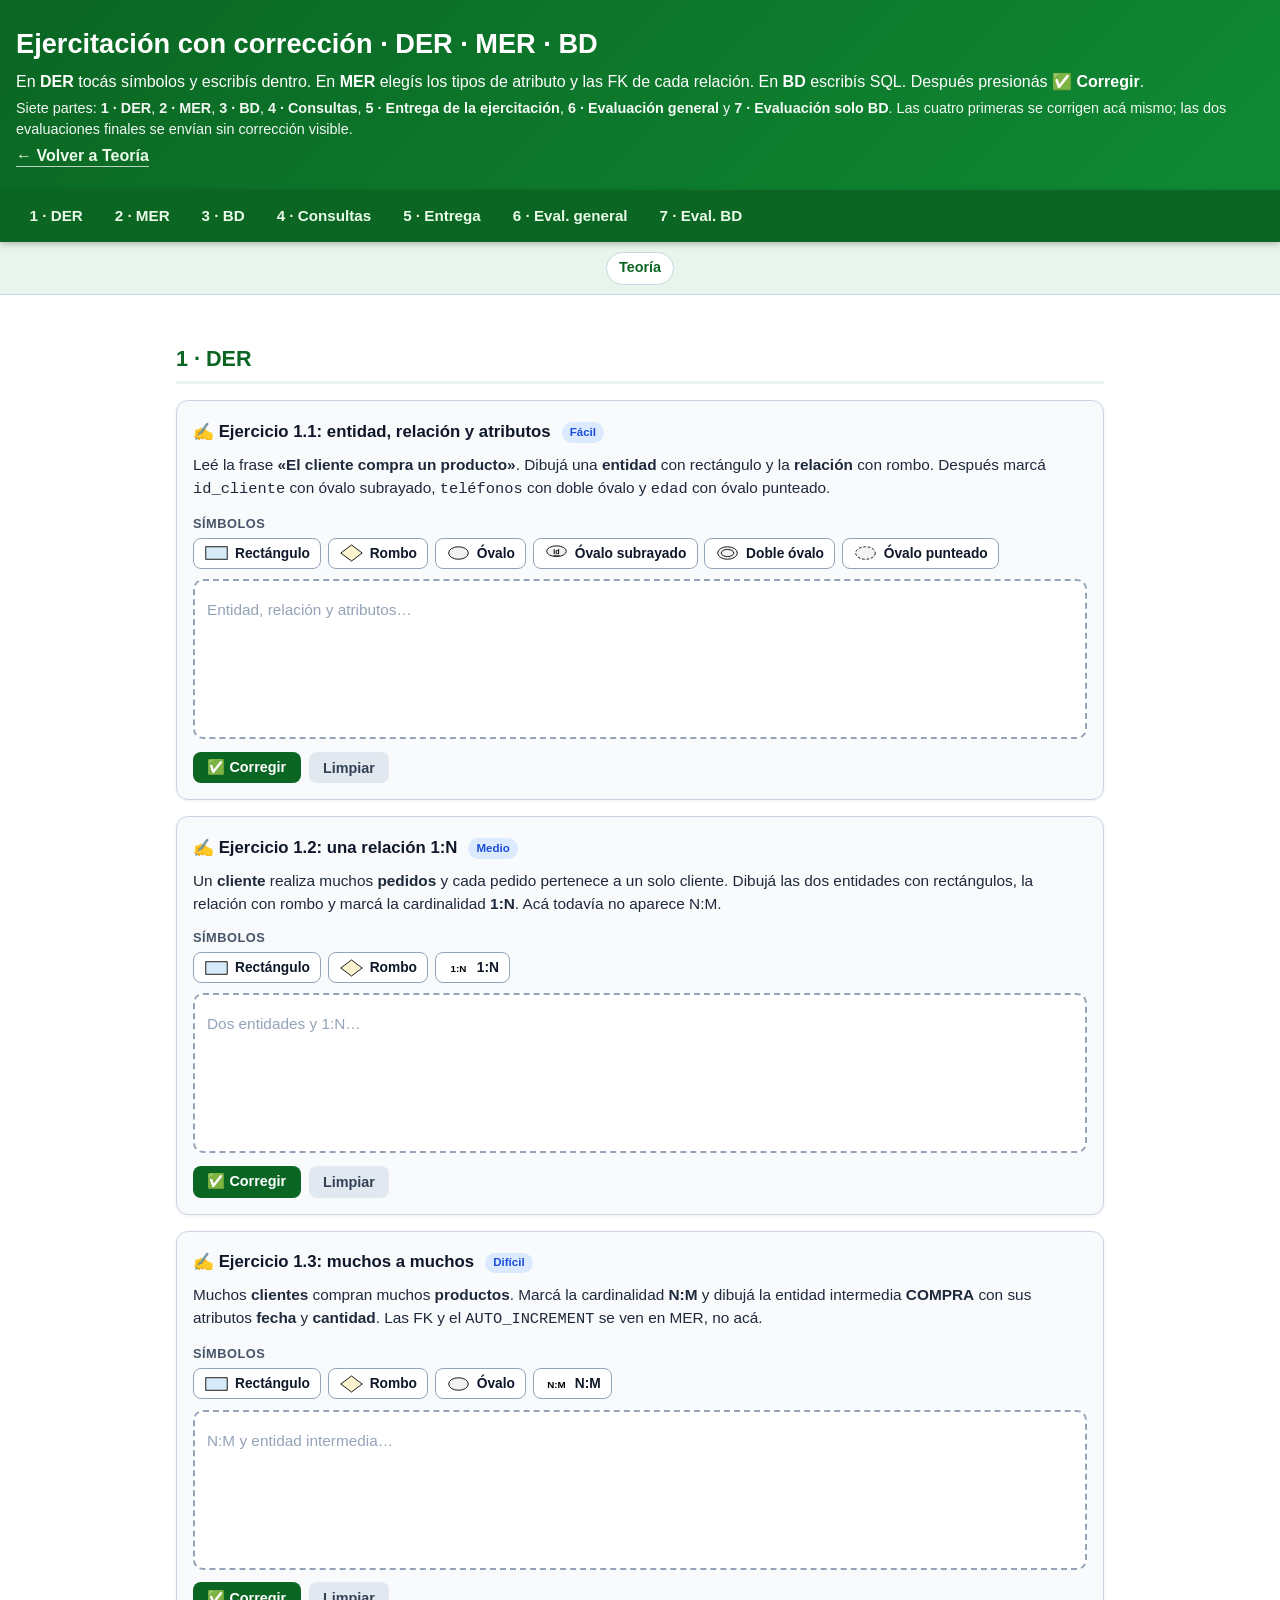
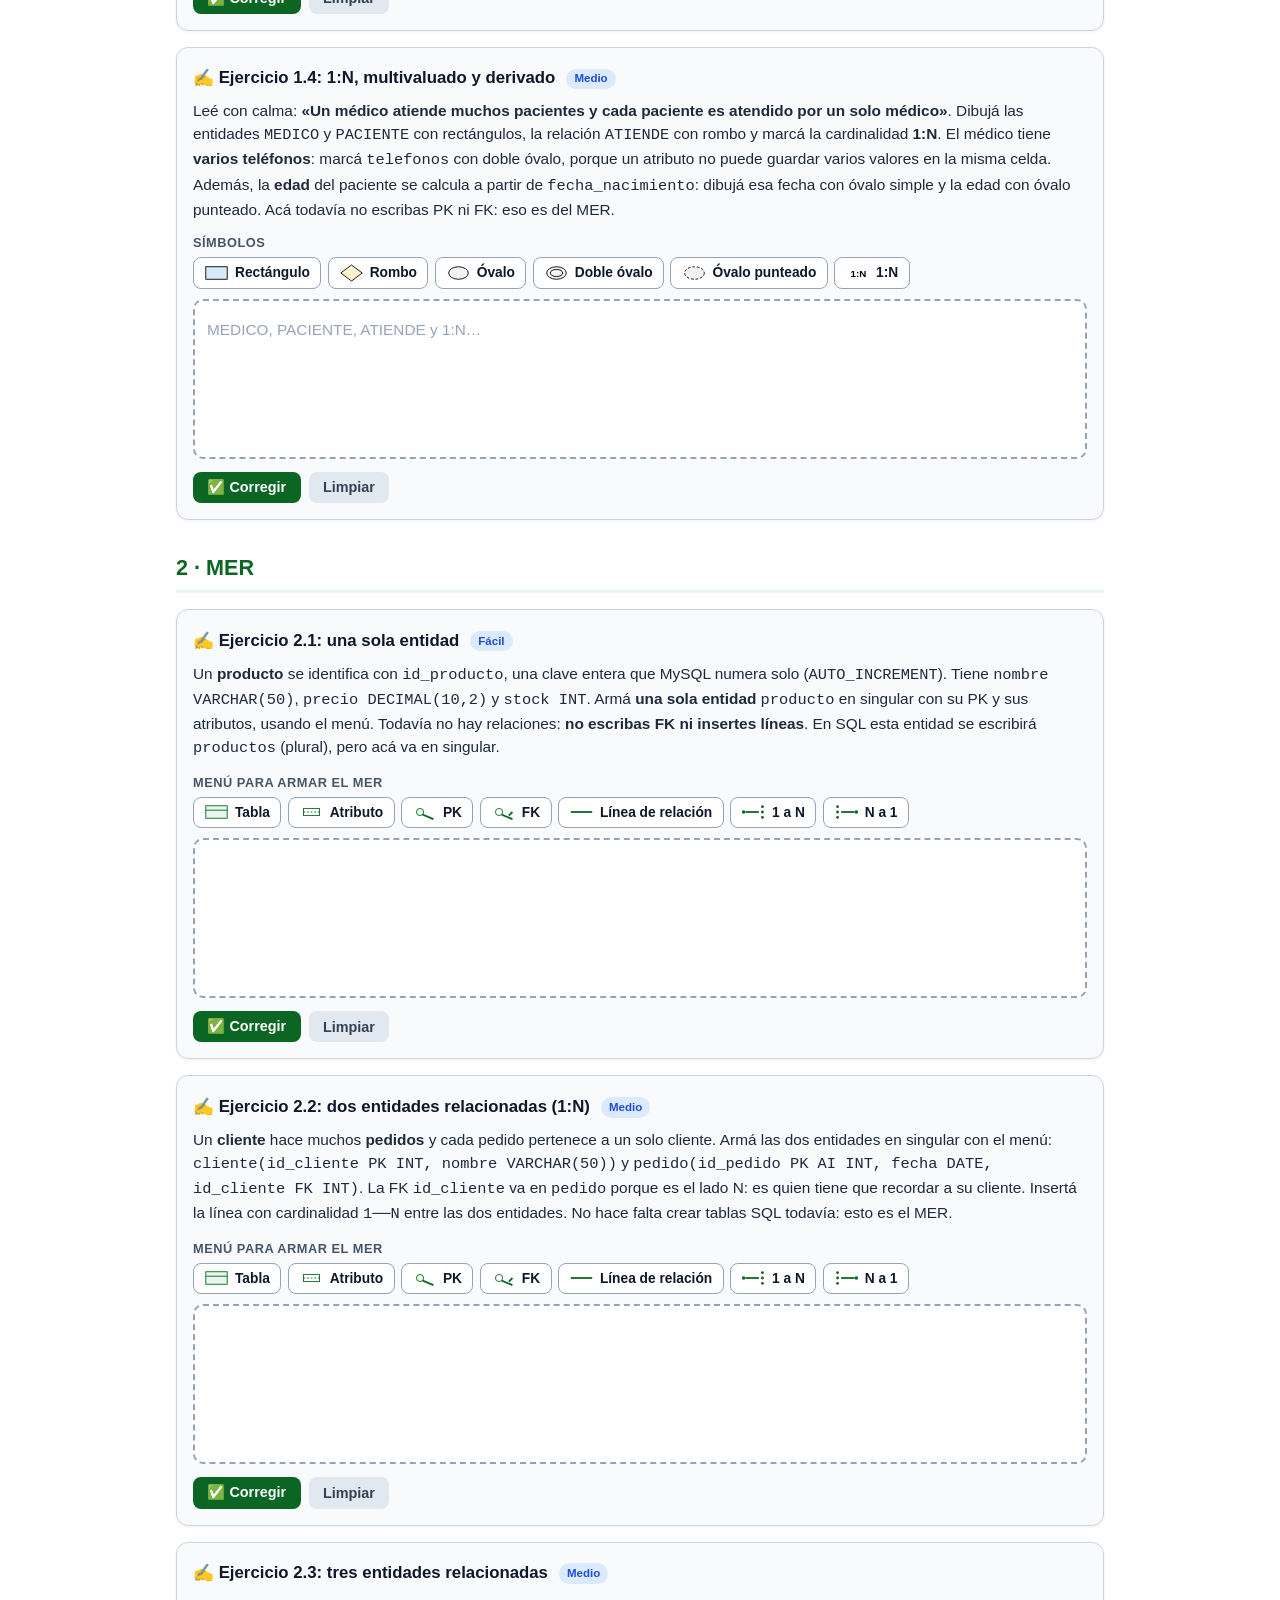
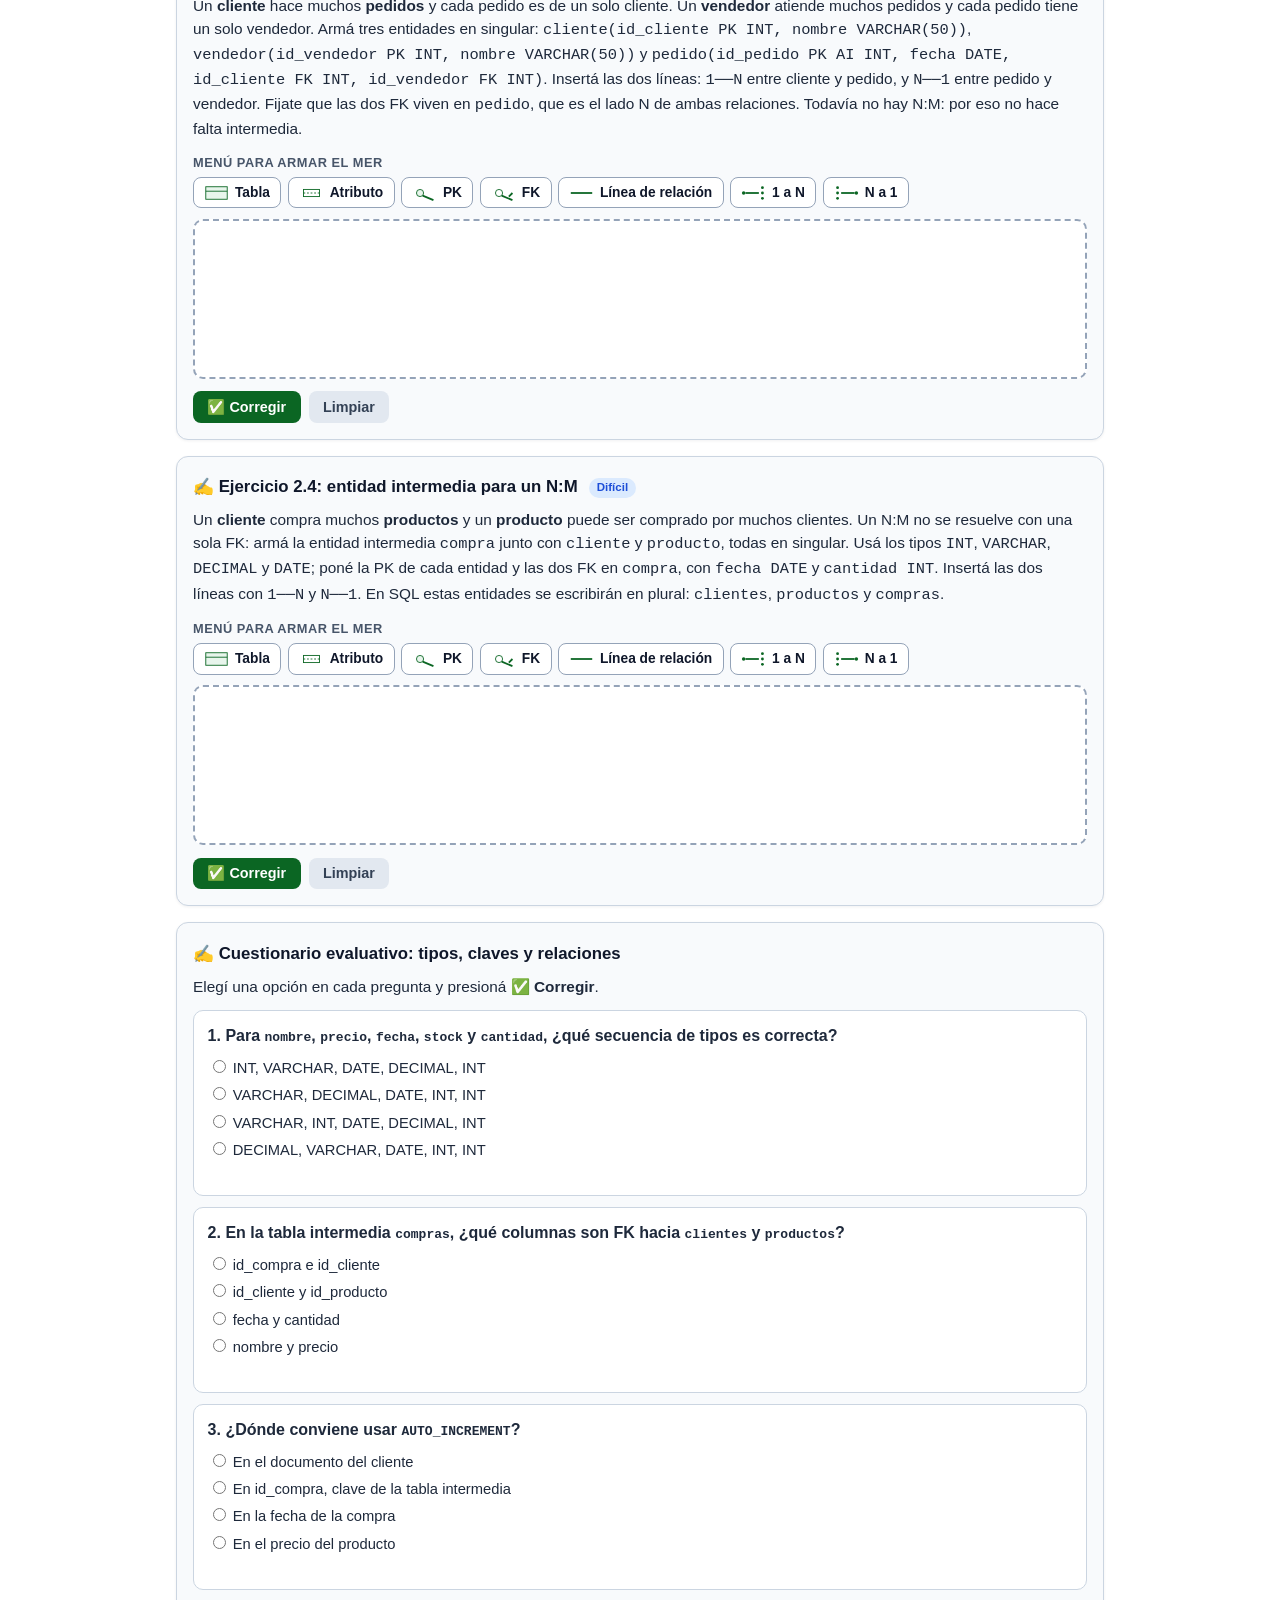
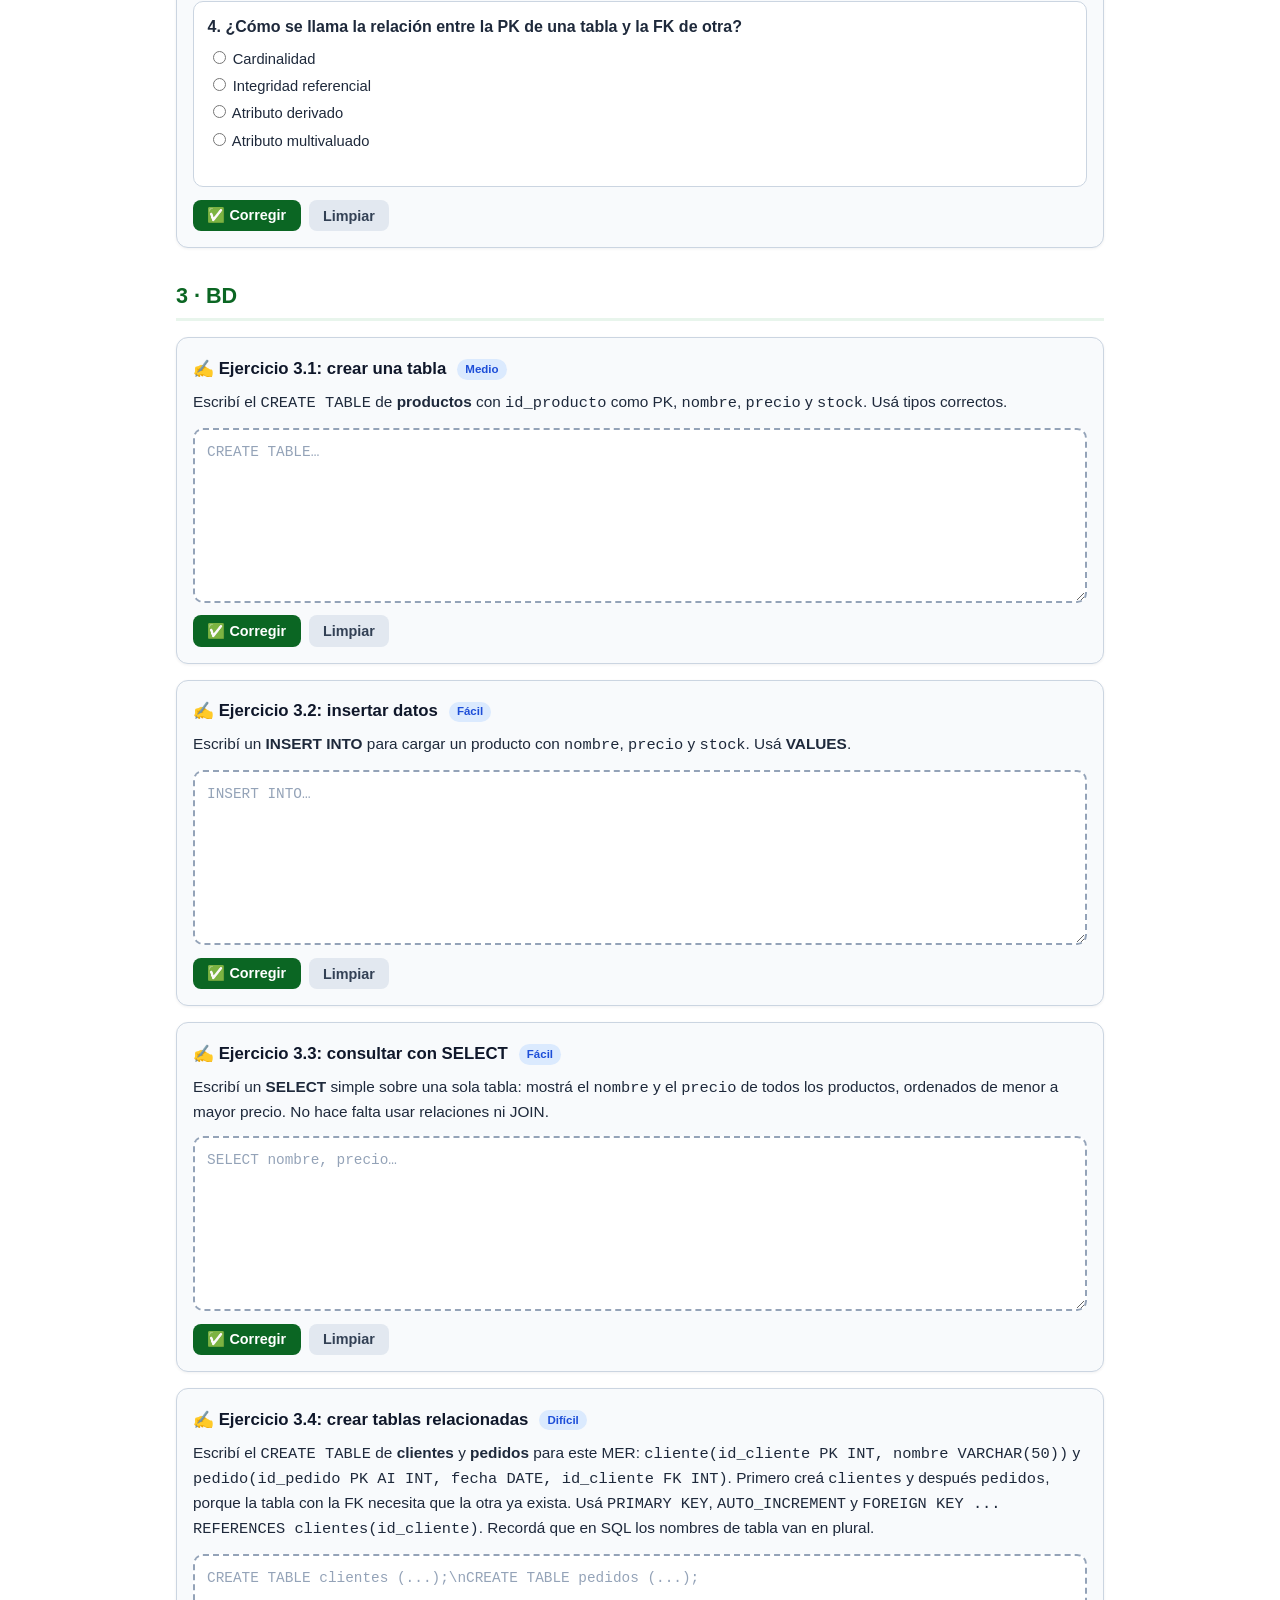
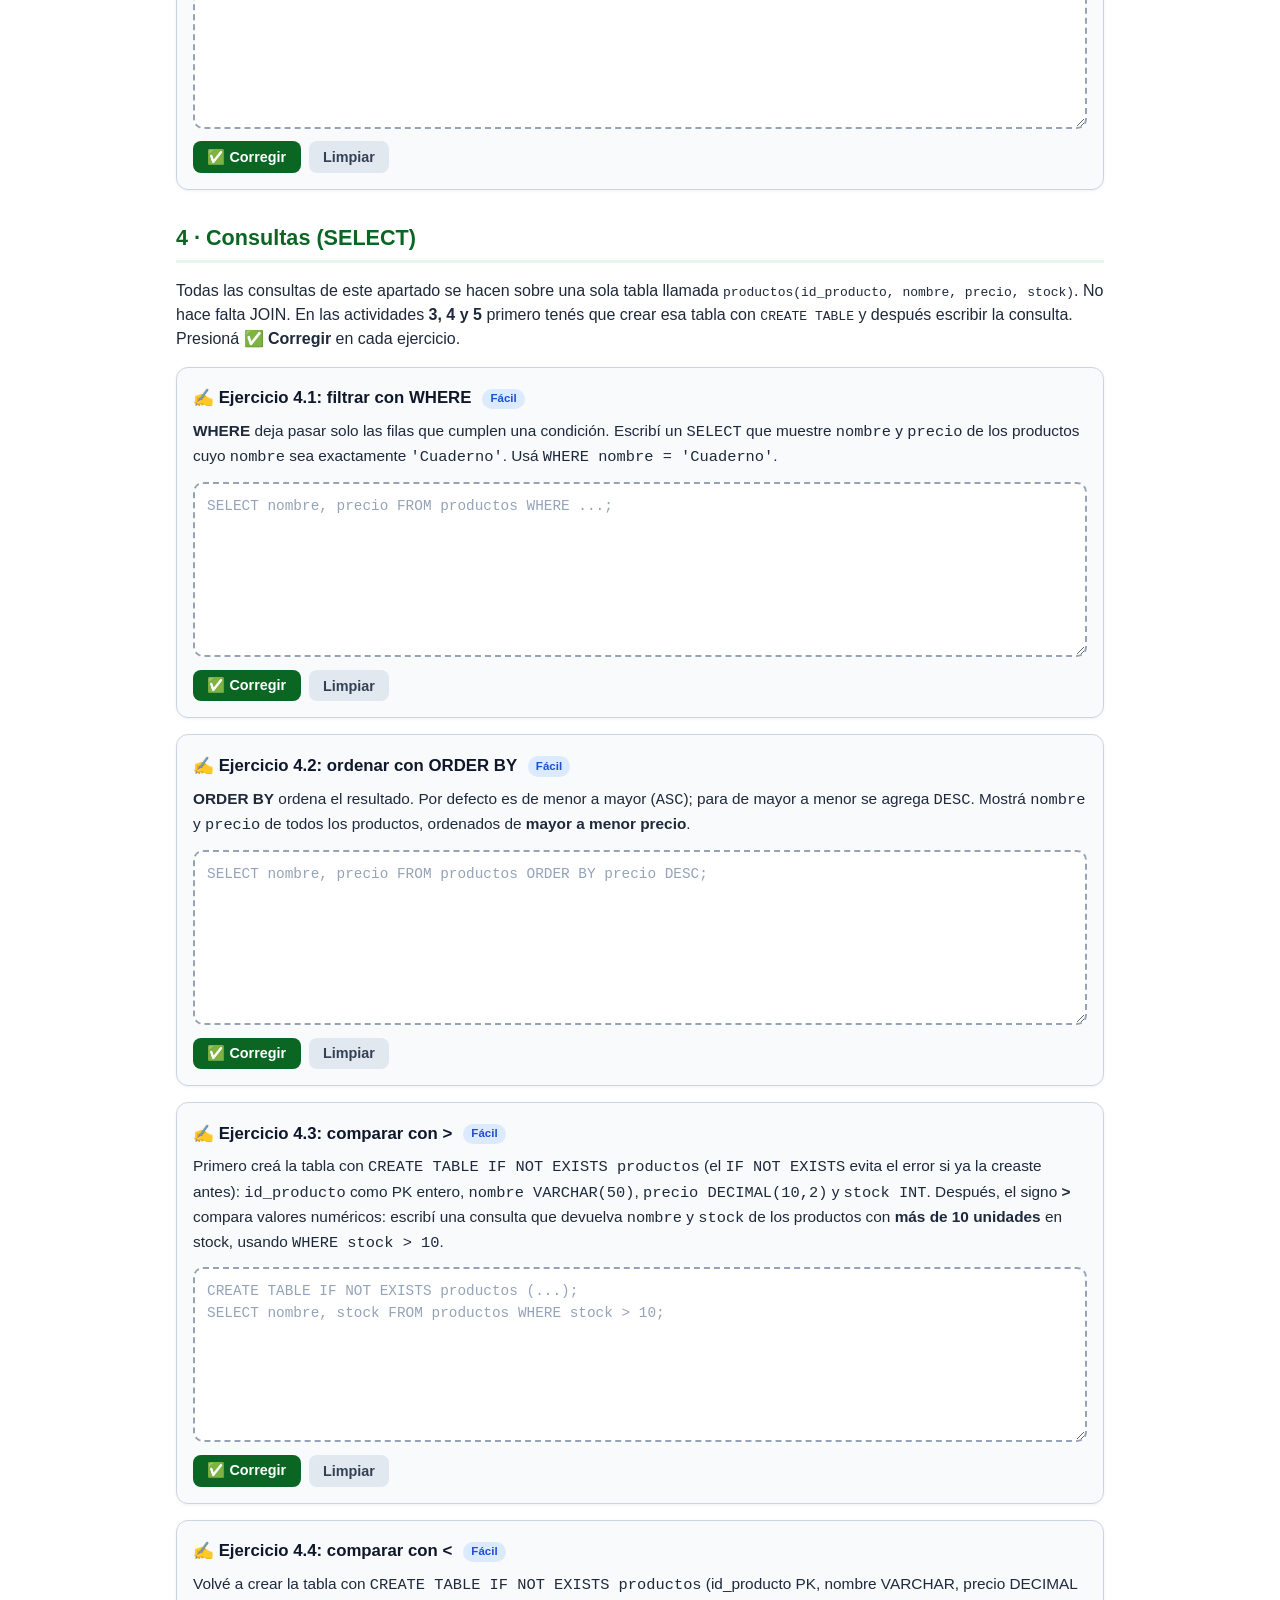
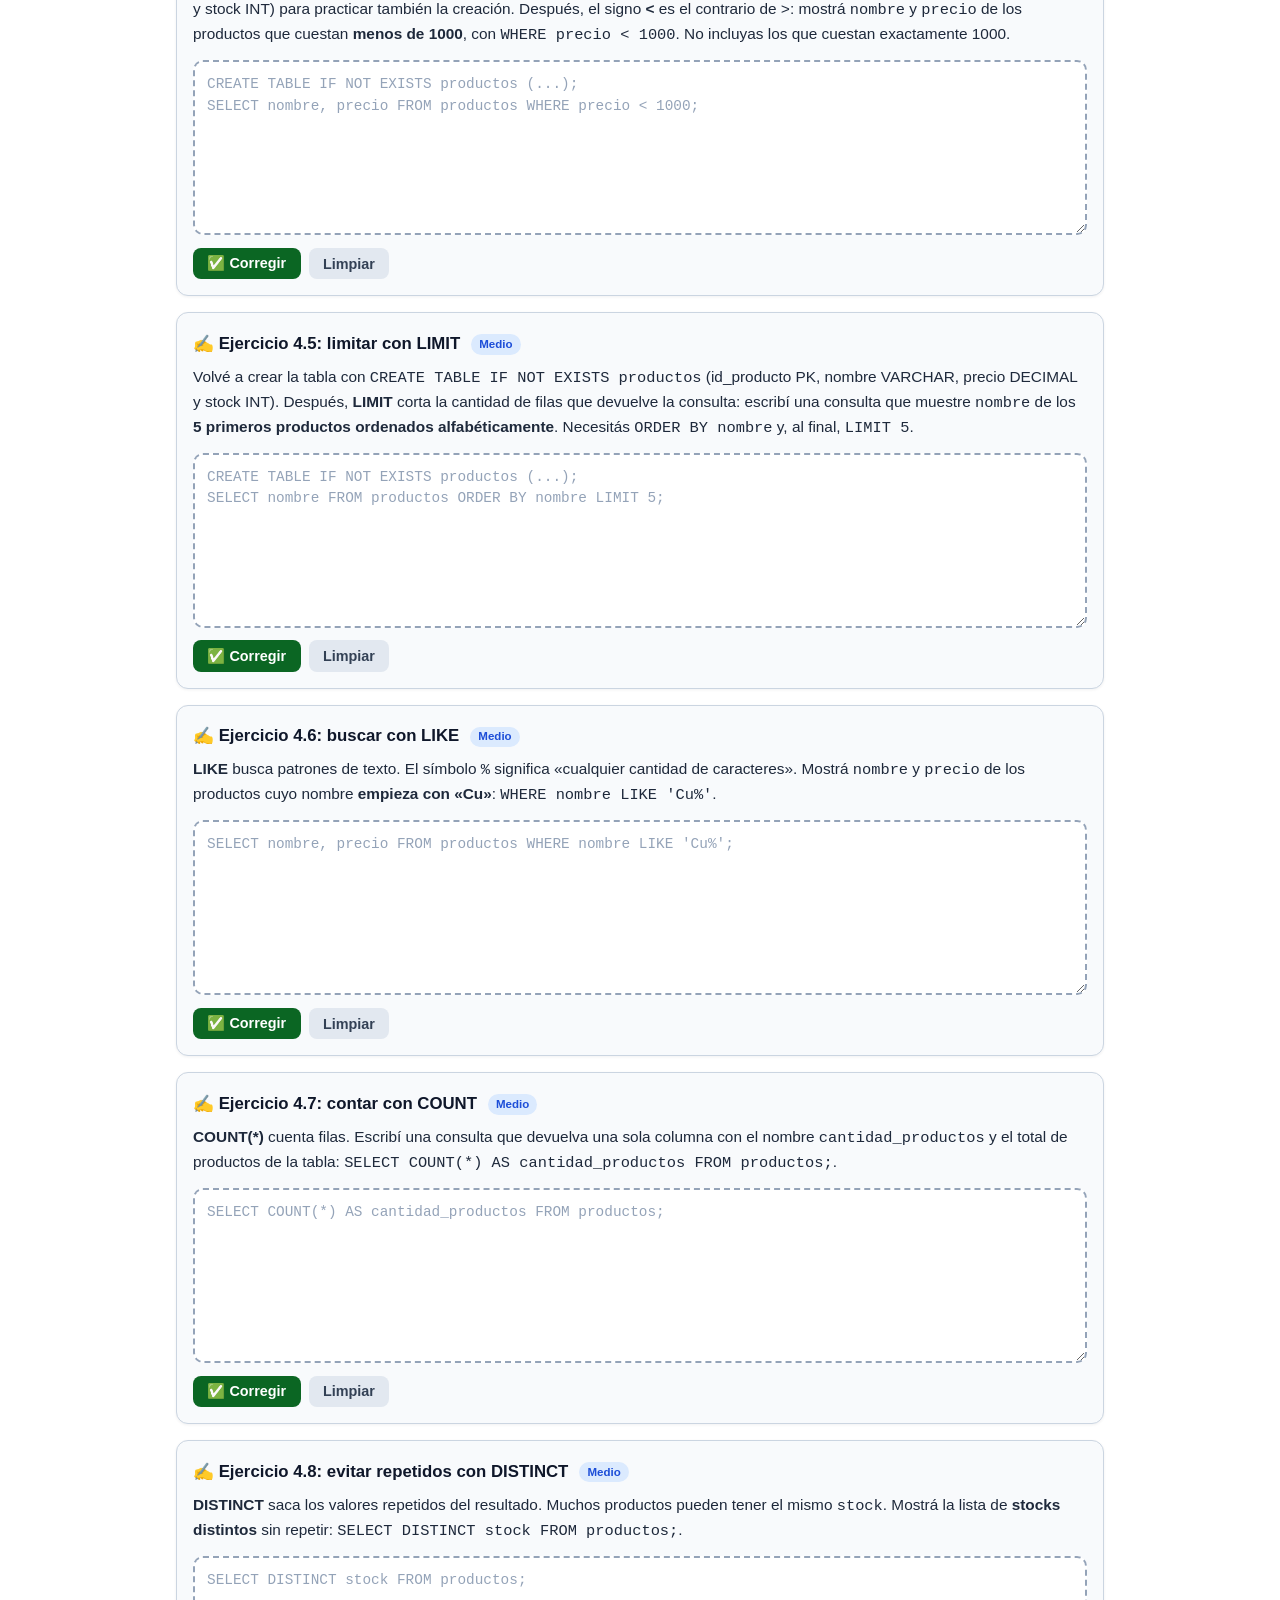
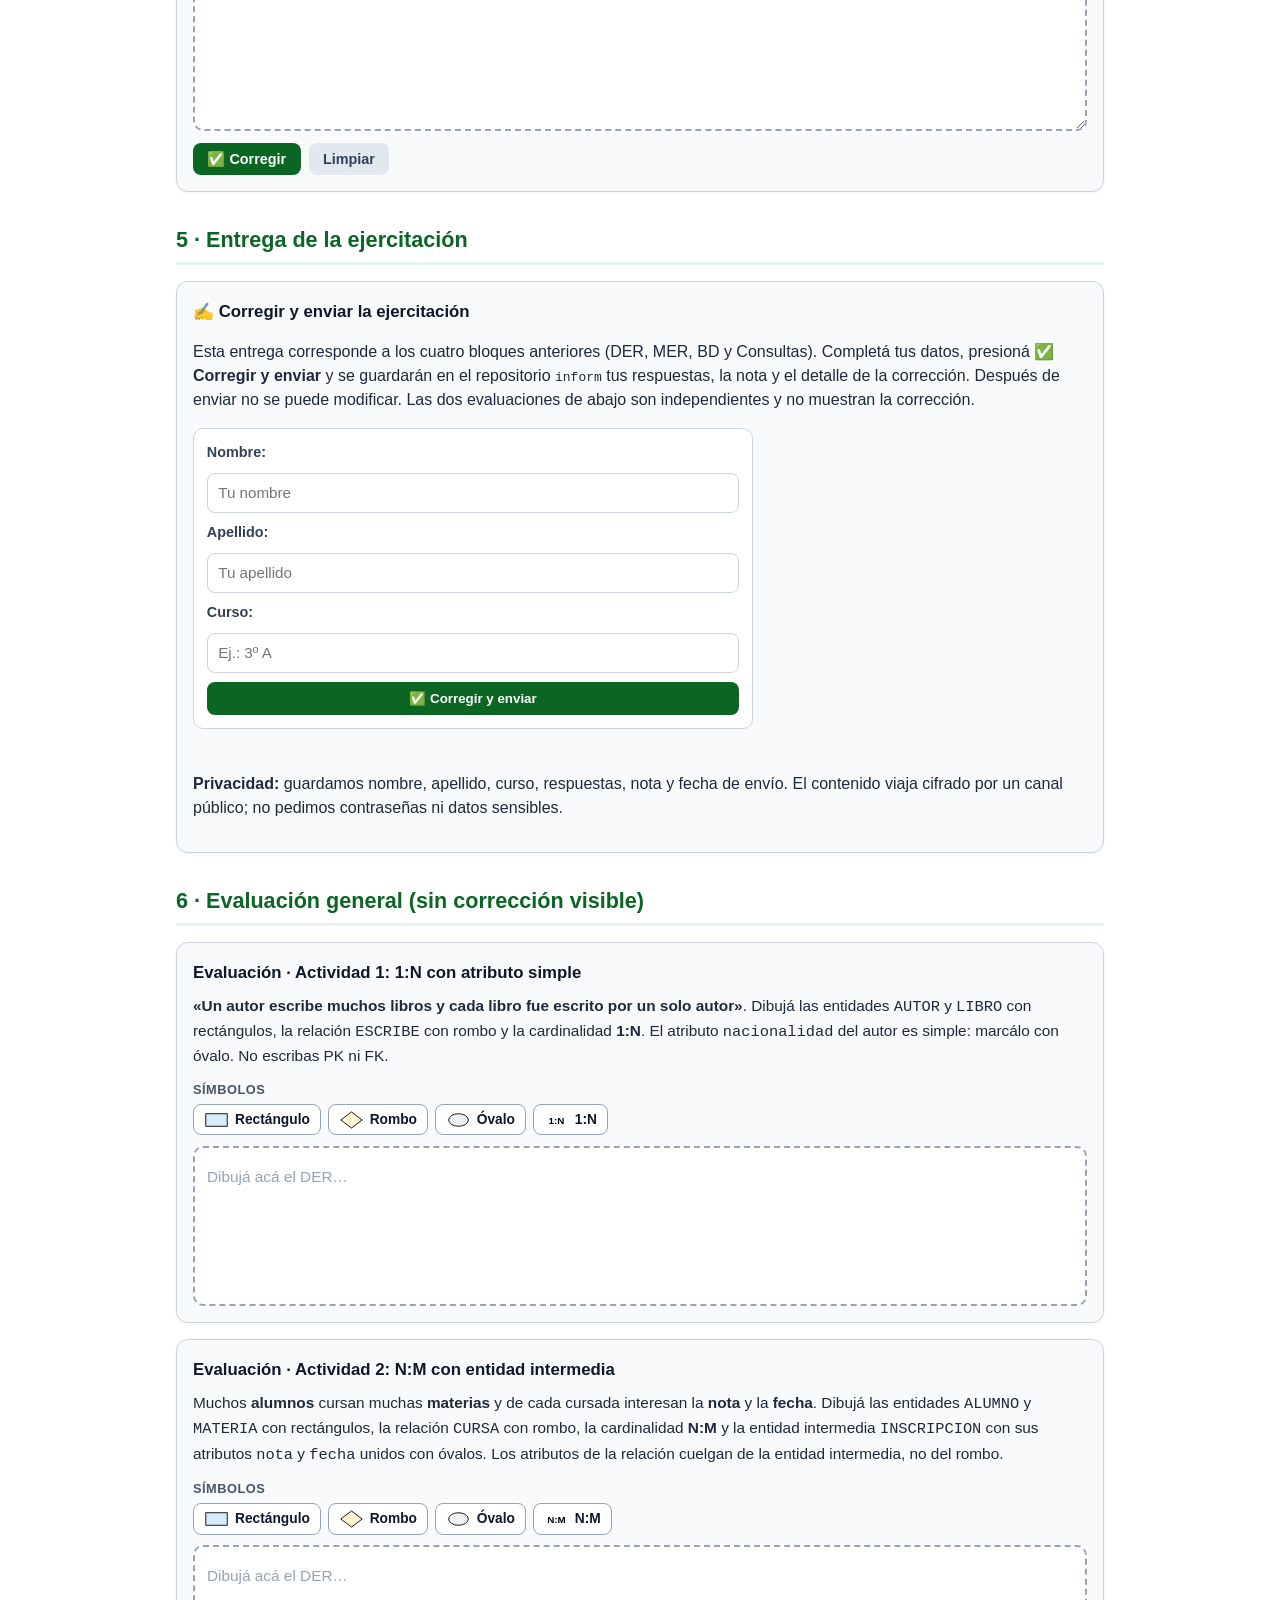
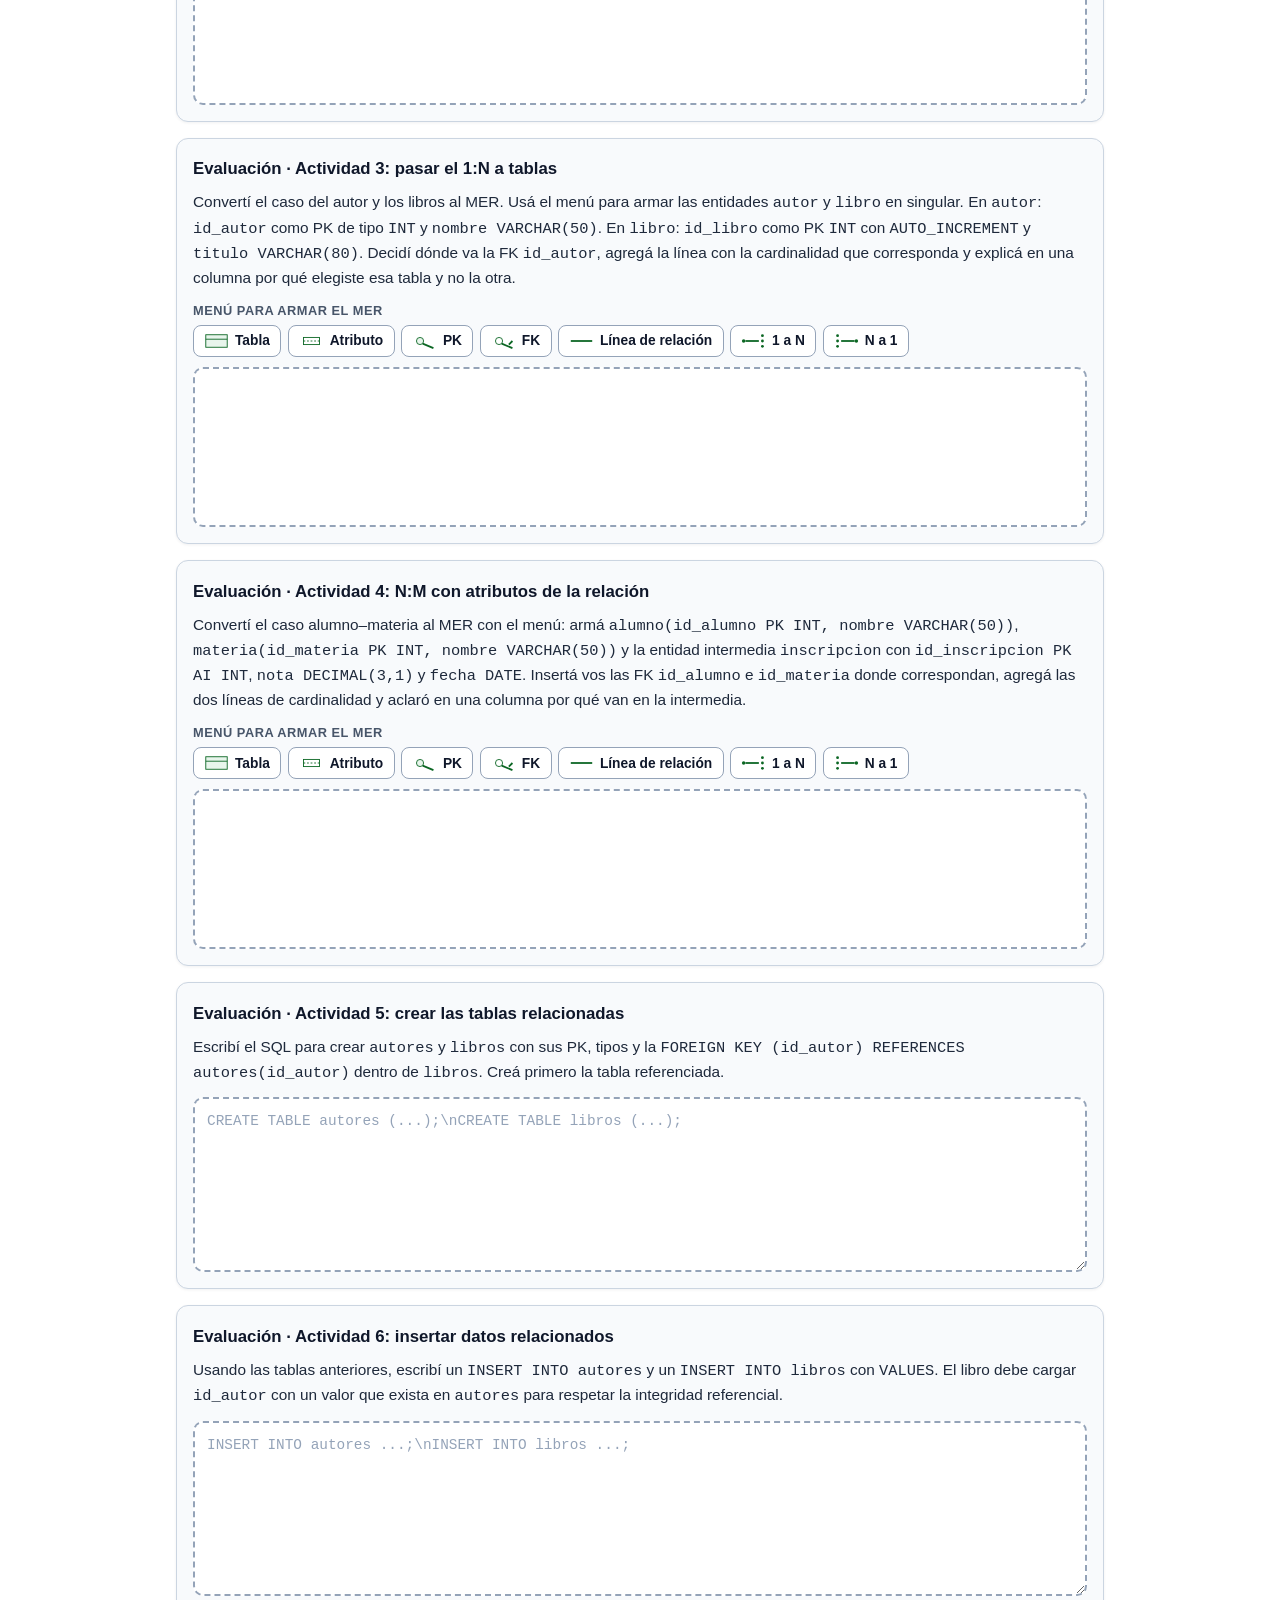
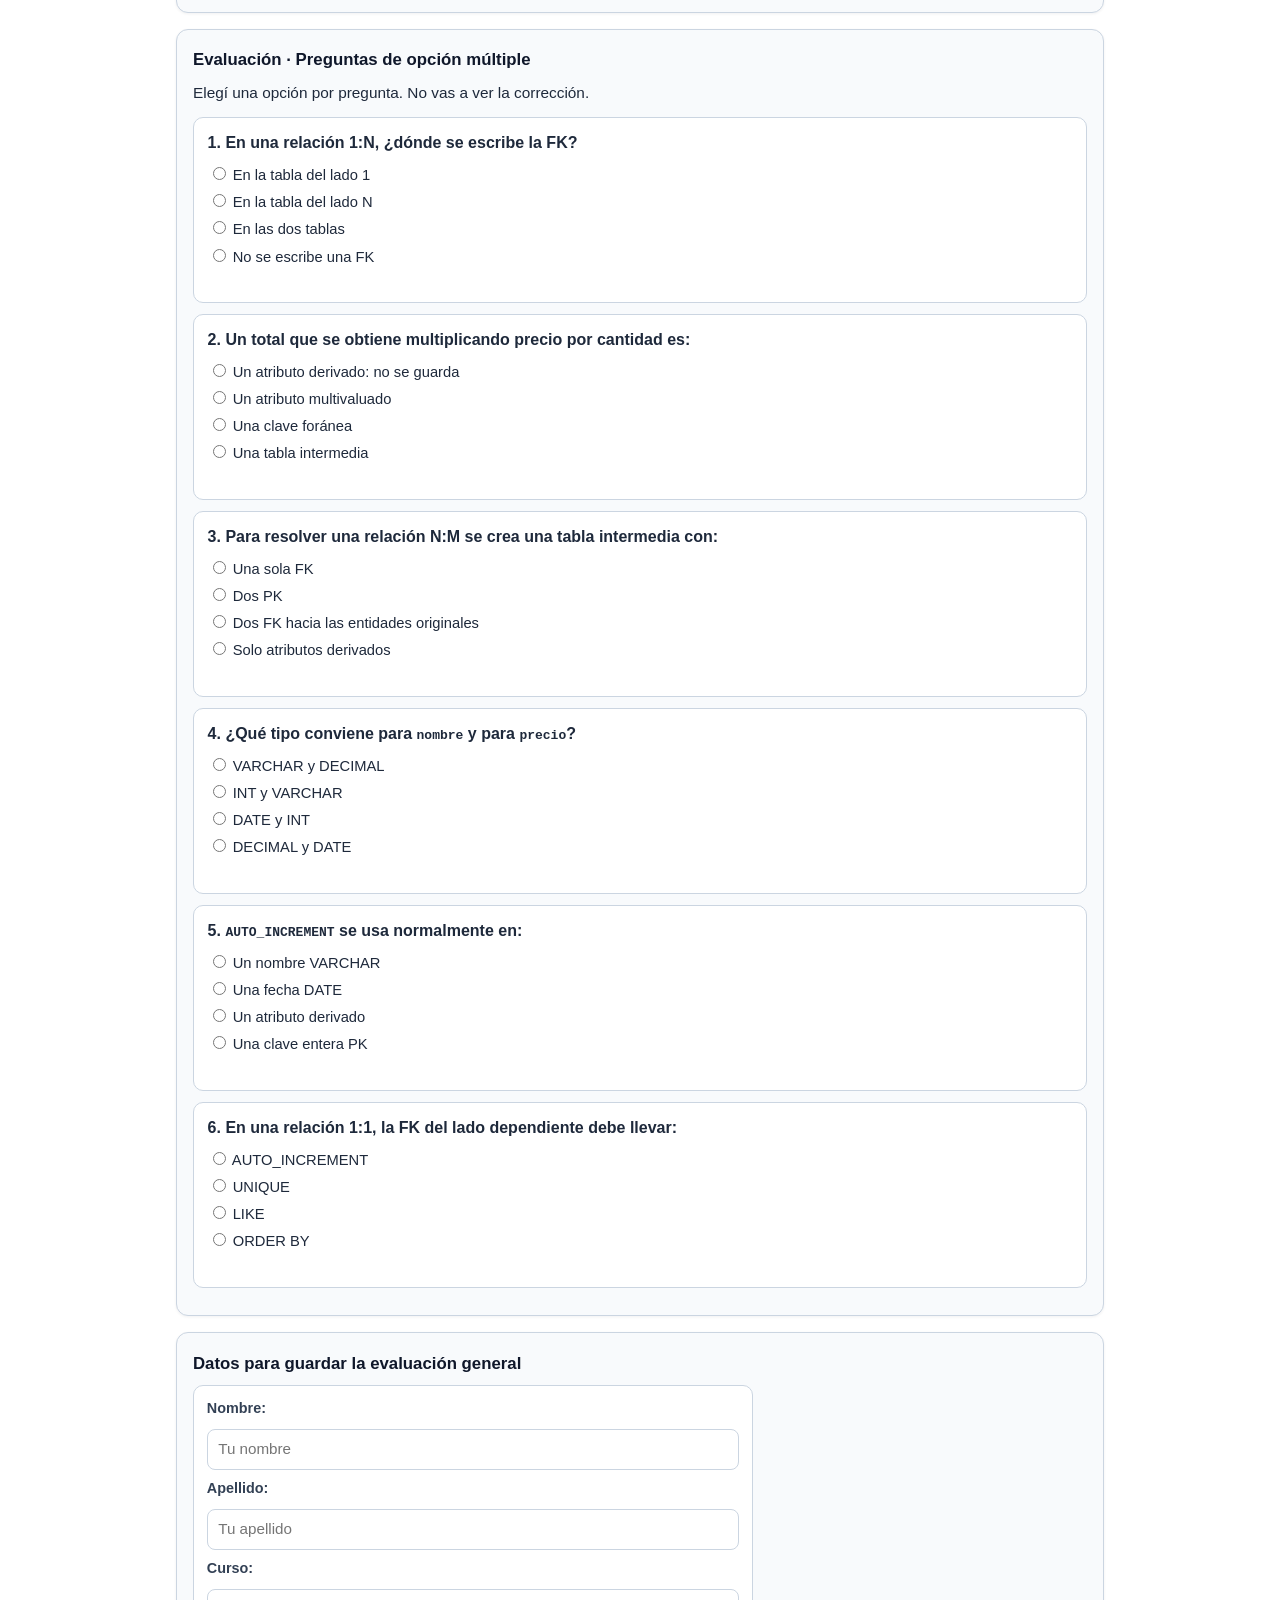
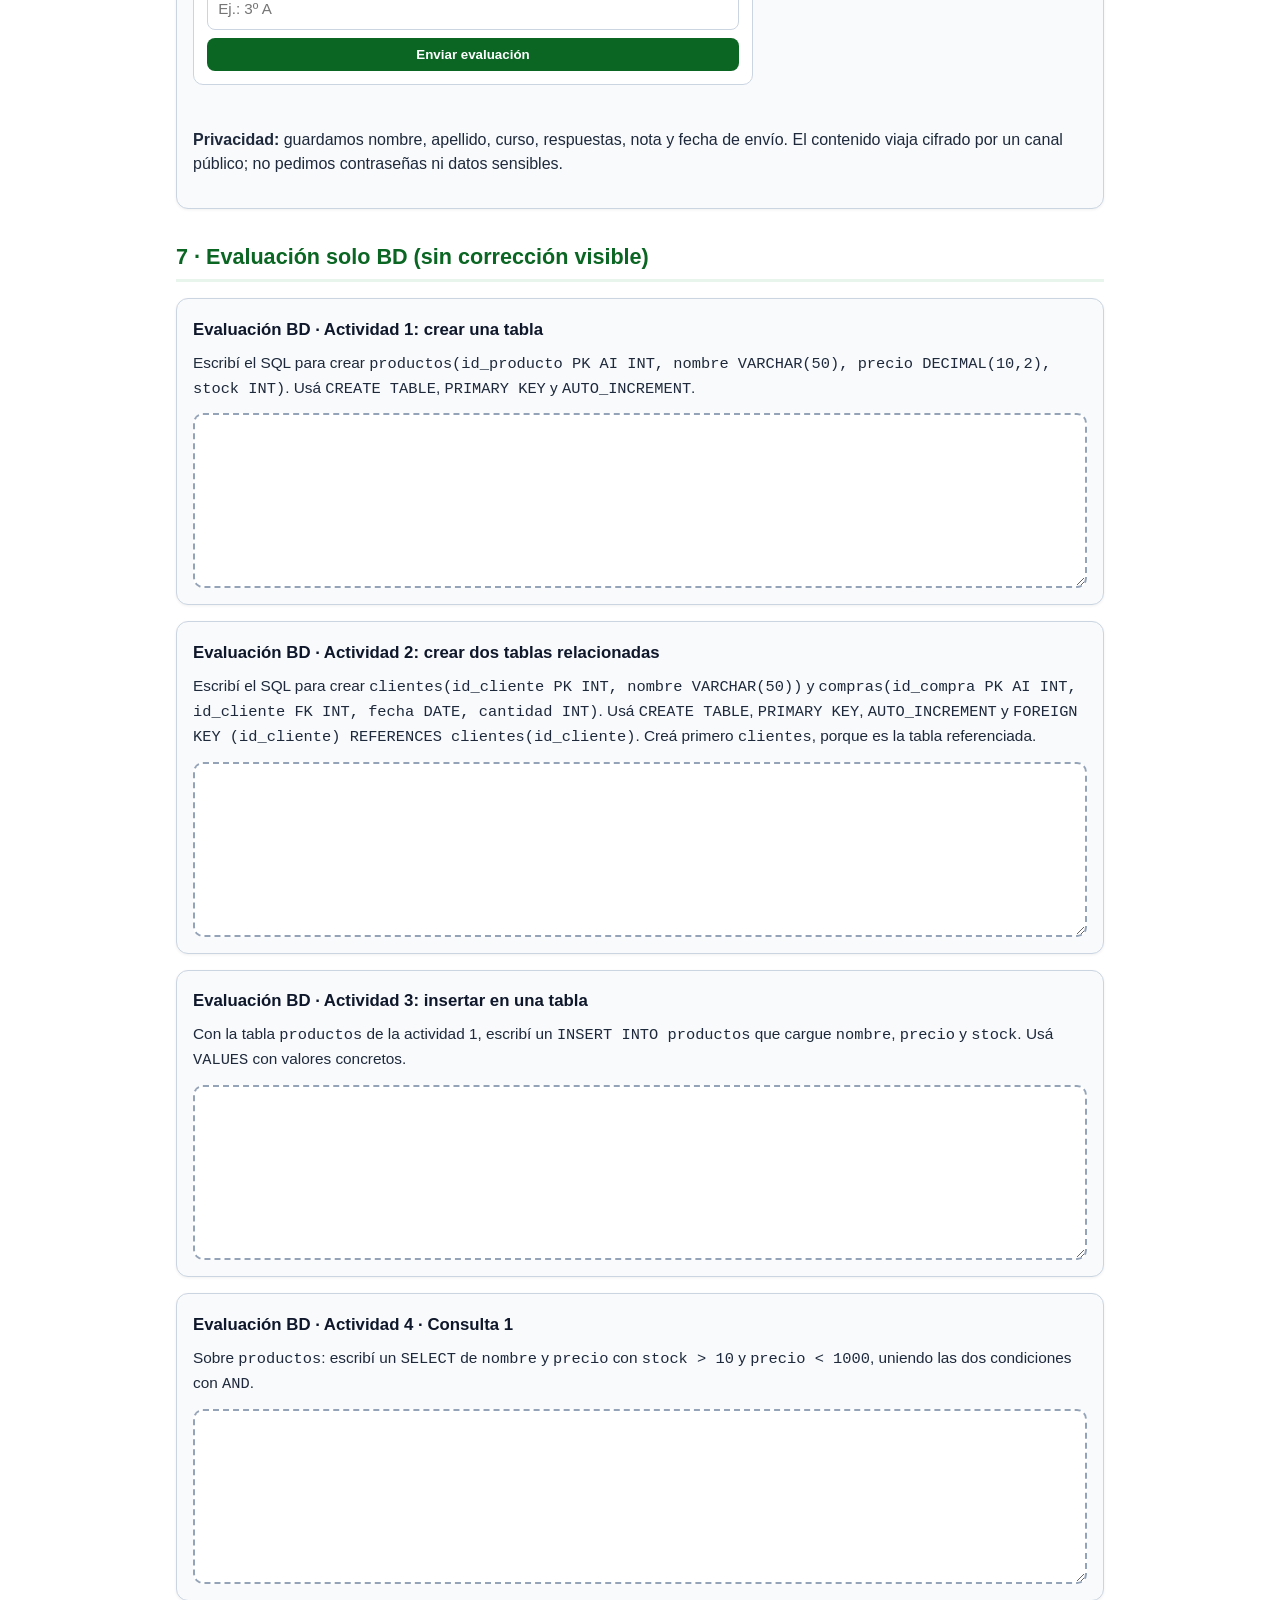
<file: index.html>
<!DOCTYPE html>
<html lang="es">
<head>
<meta charset="utf-8">
<meta name="viewport" content="width=device-width, initial-scale=1">
<meta name="description" content="Ejercitación interactiva con corrección de DER, MER y base de datos, con accesos a las guías del mismo repositorio.">
<title>Ejercitación con corrección · DER · MER · BD</title>
<style>
:root{
  --verde:#0b6623; --verde-claro:#e8f5ec; --celeste:#d6eaf8;
  --borde:#cbd5e1; --texto:#1e293b; --suave:#f8fafc; --rojo:#b91c1c;
}
*{box-sizing:border-box}
html{scroll-behavior:smooth}
body{
  margin:0; color:var(--texto);
  font-family:"Segoe UI",Arial,Helvetica,sans-serif; line-height:1.5;
  background:#fff;
}
header.hero{
  background:linear-gradient(135deg,#0b6623,#0f8a34);
  color:#fff; padding:1.5rem 1rem 1.2rem;
}
header.hero h1{margin:0 0 .35rem; font-size:1.7rem}
header.hero p{margin:.2rem 0; font-size:1rem}
header.hero .pista{font-size:.9rem; opacity:.95}
nav.solo{
  position:sticky; top:0; z-index:50;
  background:var(--verde); display:flex; gap:.3rem;
  padding:.55rem 1rem; flex-wrap:wrap;
  box-shadow:0 2px 6px rgba(0,0,0,.25);
}
nav.solo a{
  color:#eafbe9; text-decoration:none; padding:.35rem .85rem;
  border-radius:6px; font-weight:600; font-size:.95rem;
}
nav.solo a:hover{background:rgba(255,255,255,.18)}
main{max-width:960px; margin:0 auto; padding:1rem 1rem 2rem}
section{scroll-margin-top:64px; margin-top:2rem}
h2.seccion{
  color:var(--verde); font-size:1.35rem; margin:1.8rem 0 .8rem;
  border-bottom:3px solid var(--verde-claro); padding-bottom:.35rem;
}
.ejercicio{
  border:1px solid var(--borde); border-radius:12px;
  padding:1rem; margin:1rem 0; background:var(--suave);
  box-shadow:0 1px 3px rgba(15,23,42,.06);
}
.ejercicio.correcto{border-color:#16a34a; background:#f0fdf4}
.ejercicio h3{margin:.1rem 0 .55rem; font-size:1.05rem; color:#0f172a}
.nivel{
  display:inline-block; margin-left:.4rem; padding:.1rem .5rem;
  border-radius:999px; font-size:.72rem; font-weight:700;
  background:#dbeafe; color:#1d4ed8; vertical-align:middle;
}
.consigna{margin:.3rem 0 .8rem; font-size:.96rem}
.paleta-titulo{
  font-size:.8rem; font-weight:700; text-transform:uppercase;
  letter-spacing:.04em; color:#475569; margin:.6rem 0 .3rem;
}
.paleta, .menu-mer{display:flex; flex-wrap:wrap; gap:.4rem; margin-bottom:.65rem}
.paleta button, .menu-mer button{
  border:1px solid #94a3b8; background:#fff; color:#0f172a;
  border-radius:8px; padding:.35rem .65rem; cursor:pointer;
  font-size:.86rem; font-weight:600;
}
.paleta button:hover, .menu-mer button:hover{background:#eff6ff; border-color:#2563eb}
.respuesta{
  min-height:160px; border:2px dashed #94a3b8; border-radius:10px;
  padding:.75rem; background:#fff; line-height:2.25;
  white-space:pre-wrap; outline:none; font-size:.96rem;
}
.respuesta:focus{border-color:#2563eb; background:#f8fbff}
.respuesta:empty::before{
  content:attr(data-placeholder); color:#94a3b8; line-height:1.5;
}
textarea.respuesta{
  display:block; width:100%; min-height:175px; line-height:1.5;
  font-family:Consolas,"Courier New",monospace; font-size:.9rem;
  resize:vertical;
}
textarea.respuesta::placeholder{color:#94a3b8}
.tablas-mer{white-space:normal; line-height:1.5; padding:.8rem}
.mer-diagrama{
  display:flex; align-items:center; justify-content:center;
  gap:.5rem; flex-wrap:wrap;
}
.mer-tabla{
  border:1px solid var(--borde); border-radius:8px;
  min-width:155px; overflow:hidden; background:#fff;
}
.mer-tabla h4{
  margin:0; padding:.35rem .6rem; text-align:center;
  background:var(--verde-claro); color:var(--verde); font-size:.9rem;
}
.campo{
  min-height:30px; padding:.3rem .55rem; outline:none;
  border-top:1px dashed var(--borde);
  font-family:Consolas,"Courier New",monospace; font-size:.85rem;
}
.campo:empty::before,
.mer-tabla h4:empty::before,
.mer-card:empty::before{content:attr(data-placeholder); color:#94a3b8}
.campo:focus, .mer-tabla h4:focus, .mer-card:focus{background:#f8fbff}
.mer-linea{
  display:inline-flex; align-items:center; gap:.2rem;
  font-weight:700; color:var(--verde); white-space:nowrap;
}
.mer-card{
  min-width:52px; padding:.15rem .2rem; outline:none;
  text-align:center; font-size:.8rem;
  border-bottom:1px dashed var(--borde);
}
@media (max-width:640px){
  .mer-diagrama{flex-direction:column}
  .mer-linea{font-size:.8rem}
  .mer-card{min-width:46px}
}
.paleta button, .menu-mer button{
  display:inline-flex; align-items:center; gap:.35rem;
}
.paleta button .boton-icono, .menu-mer button .boton-icono{width:25px; height:18px; flex:0 0 auto}
.ins-simbolo{display:inline-block; vertical-align:middle; line-height:1}
.ins-simbolo-svg{width:34px; height:24px; vertical-align:middle}
.form-eval{
  display:grid; gap:.55rem; max-width:560px;
  border:1px solid var(--borde); border-radius:10px;
  padding:.8rem; background:#fff;
}
.form-eval label{font-weight:700; font-size:.9rem; color:#334155}
.form-eval input{
  border:1px solid var(--borde); border-radius:8px;
  padding:.5rem .65rem; font:inherit; font-size:.95rem;
}
.form-eval button{
  border:0; border-radius:8px; padding:.55rem .9rem;
  background:var(--verde); color:#fff; font-weight:700;
  cursor:pointer;
}
.form-eval button:hover{background:#09551d}
.form-eval button:disabled{background:#94a3b8; cursor:not-allowed}
.estado-eval{margin:.6rem 0 0; font-size:.92rem; font-weight:700; min-height:1.2em}
.estado-eval.ok{color:#15803d}
.estado-eval.error{color:var(--rojo)}
.forma{
  display:inline-flex; align-items:center; justify-content:center;
  min-width:92px; min-height:36px; margin:.12rem .25rem;
  padding:.25rem .55rem; vertical-align:middle;
  border:2px solid #1e293b; background:var(--celeste); color:#0f172a;
  font-size:.88rem;
}
.forma .contenido{min-width:55px; text-align:center; outline:none}
.forma .contenido:empty::before{
  content:attr(data-placeholder); color:#64748b; font-size:.82em;
}
.forma-rect{border-radius:3px}
.forma-rombo{
  width:130px; height:72px; padding:16px 24px;
  clip-path:polygon(50% 0,100% 50%,50% 100%,0 50%);
  background:#fef3c7;
}
.forma-ovalo{border-radius:50%; min-width:120px; padding:.35rem 1rem}
.forma-clave .contenido{text-decoration:underline; font-weight:700}
.forma-multivalor{border:4px double #1e293b}
.forma-derivado{border-style:dashed; background:#fff}
.token{
  display:inline-block; margin:.12rem .25rem; padding:.2rem .5rem;
  border:1px solid #1e293b; border-radius:999px;
  background:#f1f5f9; font-weight:700; font-size:.85rem;
  vertical-align:middle;
}
.acciones{display:flex; gap:.5rem; flex-wrap:wrap; margin-top:.8rem}
button.accion{
  border:0; border-radius:8px; padding:.45rem .9rem;
  cursor:pointer; font-weight:700; font-size:.9rem;
}
button.corregir, button.corregir-quiz{background:var(--verde); color:#fff}
button.corregir:hover, button.corregir-quiz:hover{background:#09551d}
button.limpiar, button.limpiar-quiz{background:#e2e8f0; color:#334155}
button.limpiar:hover, button.limpiar-quiz:hover{background:#cbd5e1}
.resultado{margin-top:.8rem; font-size:.9rem}
.resultado:empty{display:none}
.resultado .resumen{
  border-left:4px solid #16a34a; background:#f0fdf4;
  padding:.5rem .75rem; border-radius:0 8px 8px 0; font-weight:700;
}
.resultado .resumen.parcial{border-color:#f59e0b; background:#fffbeb}
.resultado ul{margin:.5rem 0 0; padding-left:1.2rem}
.resultado li{margin:.15rem 0}
.si{color:#15803d; font-weight:700}
.no, .mal{color:var(--rojo); font-weight:700}
.quiz-pregunta{
  border:1px solid var(--borde); border-radius:10px;
  padding:.7rem .85rem; margin:.7rem 0; background:#fff;
}
.quiz-pregunta p{margin:.1rem 0 .4rem; font-weight:600}
.quiz-pregunta label{display:block; font-size:.92rem; padding:.16rem 0; cursor:pointer}
.quiz-feedback{font-size:.86rem; margin-top:.35rem; min-height:1.1em}
details.solucion{
  margin-top:.7rem; background:#fff; border:1px solid var(--borde);
  border-radius:8px; padding:.5rem .75rem;
}
details.solucion summary{cursor:pointer; font-weight:700; color:var(--verde)}
details.solucion pre{
  white-space:pre-wrap; font-family:Consolas,"Courier New",monospace;
  font-size:.84rem; margin:.5rem 0 0;
}
nav.nav-guias{
  display:flex; gap:.4rem; flex-wrap:wrap; justify-content:center;
  padding:.6rem 1rem; background:var(--verde-claro);
  border-bottom:1px solid var(--borde);
}
nav.nav-guias a{
  color:var(--verde); text-decoration:none; font-weight:700; font-size:.9rem;
  background:#fff; border:1px solid var(--borde);
  border-radius:999px; padding:.3rem .75rem;
}
nav.nav-guias a:hover{background:var(--verde); color:#fff}
.volver{margin:.7rem 0 .1rem}
.volver a{
  color:#eafbe9; font-weight:700; text-decoration:none;
  border-bottom:1px solid rgba(255,255,255,.7); padding-bottom:.1rem;
}
.volver a:hover{border-bottom-color:#fff}
footer{text-align:center; color:#64748b; font-size:.85rem; padding:1.5rem 0}
footer p{margin:.2rem 0}
@media (max-width:600px){
  header.hero h1{font-size:1.35rem}
  .forma-rombo{width:110px; height:64px}
}
</style>
</head>
<body>

<header class="hero">
  <h1>Ejercitación con corrección · DER · MER · BD</h1>
  <p>En <strong>DER</strong> tocás símbolos y escribís dentro. En <strong>MER</strong> elegís los tipos de atributo y las FK de cada relación. En <strong>BD</strong> escribís SQL. Después presionás <strong>✅ Corregir</strong>.</p>
  <p class="pista">Siete partes: <strong>1 · DER</strong>, <strong>2 · MER</strong>, <strong>3 · BD</strong>, <strong>4 · Consultas</strong>, <strong>5 · Entrega de la ejercitación</strong>, <strong>6 · Evaluación general</strong> y <strong>7 · Evaluación solo BD</strong>. Las cuatro primeras se corrigen acá mismo; las dos evaluaciones finales se envían sin corrección visible.</p>
  <p class="volver"><a href="unamasdesistemas/">← Volver a Teoría</a></p>
</header>

<nav class="solo" aria-label="Ejercicios de esta página">
  <a href="#der">1 · DER</a>
  <a href="#mer">2 · MER</a>
  <a href="#bd">3 · BD</a>
  <a href="#consultas">4 · Consultas</a>
  <a href="#entrega">5 · Entrega</a>
  <a href="#evaluacion-general">6 · Eval. general</a>
  <a href="#evaluacion-bd">7 · Eval. BD</a>
</nav>

<nav class="nav-guias" aria-label="Guía del repositorio">
  <a href="unamasdesistemas/">Teoría</a>
</nav>

<main>

<!-- ============================== DER ============================== -->
<section id="der">
  <h2 class="seccion">1 · DER</h2>

  <article class="ejercicio" data-id="der1">
    <h3>✍️ Ejercicio 1.1: entidad, relación y atributos <span class="nivel">Fácil</span></h3>
    <p class="consigna">
      Leé la frase <strong>«El cliente compra un producto»</strong>. Dibujá una
      <strong>entidad</strong> con rectángulo y la <strong>relación</strong> con rombo.
      Después marcá <code>id_cliente</code> con óvalo subrayado, <code>teléfonos</code>
      con doble óvalo y <code>edad</code> con óvalo punteado.
    </p>
    <div class="paleta-titulo">Símbolos</div>
    <div class="paleta">
      <button type="button" data-shape="rect">Rectángulo</button>
      <button type="button" data-shape="rombo">Rombo</button>
      <button type="button" data-shape="ovalo">Óvalo</button>
      <button type="button" data-shape="clave">Óvalo subrayado</button>
      <button type="button" data-shape="doble">Doble óvalo</button>
      <button type="button" data-shape="punteado">Óvalo punteado</button>
    </div>
    <div class="respuesta" contenteditable="true" data-placeholder="Entidad, relación y atributos…"></div>
    <div class="acciones">
      <button type="button" class="accion corregir">✅ Corregir</button>
      <button type="button" class="accion limpiar">Limpiar</button>
    </div>
    <div class="resultado" role="status" aria-live="polite"></div>
  </article>

  <article class="ejercicio" data-id="der2">
    <h3>✍️ Ejercicio 1.2: una relación 1:N <span class="nivel">Medio</span></h3>
    <p class="consigna">
      Un <strong>cliente</strong> realiza muchos <strong>pedidos</strong> y cada pedido
      pertenece a un solo cliente. Dibujá las dos entidades con rectángulos, la relación
      con rombo y marcá la cardinalidad <strong>1:N</strong>. Acá todavía no aparece N:M.
    </p>
    <div class="paleta-titulo">Símbolos</div>
    <div class="paleta">
      <button type="button" data-shape="rect">Rectángulo</button>
      <button type="button" data-shape="rombo">Rombo</button>
      <button type="button" data-token="1:N">1:N</button>
    </div>
    <div class="respuesta" contenteditable="true" data-placeholder="Dos entidades y 1:N…"></div>
    <div class="acciones">
      <button type="button" class="accion corregir">✅ Corregir</button>
      <button type="button" class="accion limpiar">Limpiar</button>
    </div>
    <div class="resultado" role="status" aria-live="polite"></div>
  </article>

  <article class="ejercicio" data-id="der3">
    <h3>✍️ Ejercicio 1.3: muchos a muchos <span class="nivel">Difícil</span></h3>
    <p class="consigna">
      Muchos <strong>clientes</strong> compran muchos <strong>productos</strong>. Marcá la
      cardinalidad <strong>N:M</strong> y dibujá la entidad intermedia <strong>COMPRA</strong>
      con sus atributos <strong>fecha</strong> y <strong>cantidad</strong>. Las FK y el
      <code>AUTO_INCREMENT</code> se ven en MER, no acá.
    </p>
    <div class="paleta-titulo">Símbolos</div>
    <div class="paleta">
      <button type="button" data-shape="rect">Rectángulo</button>
      <button type="button" data-shape="rombo">Rombo</button>
      <button type="button" data-shape="ovalo">Óvalo</button>
      <button type="button" data-token="N:M">N:M</button>
    </div>
    <div class="respuesta" contenteditable="true" data-placeholder="N:M y entidad intermedia…"></div>
    <div class="acciones">
      <button type="button" class="accion corregir">✅ Corregir</button>
      <button type="button" class="accion limpiar">Limpiar</button>
    </div>
    <div class="resultado" role="status" aria-live="polite"></div>
  </article>

  <article class="ejercicio" data-id="der4">
    <h3>✍️ Ejercicio 1.4: 1:N, multivaluado y derivado <span class="nivel">Medio</span></h3>
    <p class="consigna">
      Leé con calma: <strong>«Un médico atiende muchos pacientes y cada paciente es atendido por un solo médico»</strong>.
      Dibujá las entidades <code>MEDICO</code> y <code>PACIENTE</code> con rectángulos, la relación
      <code>ATIENDE</code> con rombo y marcá la cardinalidad <strong>1:N</strong>. El médico tiene
      <strong>varios teléfonos</strong>: marcá <code>telefonos</code> con doble óvalo, porque un atributo
      no puede guardar varios valores en la misma celda. Además, la <strong>edad</strong> del paciente
      se calcula a partir de <code>fecha_nacimiento</code>: dibujá esa fecha con óvalo simple y la
      edad con óvalo punteado. Acá todavía no escribas PK ni FK: eso es del MER.
    </p>
    <div class="paleta-titulo">Símbolos</div>
    <div class="paleta">
      <button type="button" data-shape="rect">Rectángulo</button>
      <button type="button" data-shape="rombo">Rombo</button>
      <button type="button" data-shape="ovalo">Óvalo</button>
      <button type="button" data-shape="doble">Doble óvalo</button>
      <button type="button" data-shape="punteado">Óvalo punteado</button>
      <button type="button" data-token="1:N">1:N</button>
    </div>
    <div class="respuesta" contenteditable="true" data-placeholder="MEDICO, PACIENTE, ATIENDE y 1:N…"></div>
    <div class="acciones">
      <button type="button" class="accion corregir">✅ Corregir</button>
      <button type="button" class="accion limpiar">Limpiar</button>
    </div>
    <div class="resultado" role="status" aria-live="polite"></div>
  </article>
</section>

<!-- ============================== MER ============================== -->
<section id="mer">
  <h2 class="seccion">2 · MER</h2>
  <article class="ejercicio" data-id="mer1">
    <h3>✍️ Ejercicio 2.1: una sola entidad <span class="nivel">Fácil</span></h3>
    <p class="consigna">
      Un <strong>producto</strong> se identifica con <code>id_producto</code>, una clave entera que
      MySQL numera solo (<code>AUTO_INCREMENT</code>). Tiene <code>nombre VARCHAR(50)</code>,
      <code>precio DECIMAL(10,2)</code> y <code>stock INT</code>. Armá <strong>una sola entidad</strong>
      <code>producto</code> en singular con su PK y sus atributos, usando el menú. Todav&iacute;a no
      hay relaciones: <strong>no escribas FK ni insertes l&iacute;neas</strong>. En SQL esta entidad
      se escribir&aacute; <code>productos</code> (plural), pero ac&aacute; va en singular.
    </p>
    <div class="paleta-titulo">Menú para armar el MER</div>
    <div class="menu-mer">
      <button type="button" data-mer="tabla">Tabla</button>
      <button type="button" data-mer="atributo">Atributo</button>
      <button type="button" data-mer="pk">PK</button>
      <button type="button" data-mer="fk">FK</button>
      <button type="button" data-mer="linea">Línea de relación</button>
      <button type="button" data-mer="card1n">1 a N</button>
      <button type="button" data-mer="cardn1">N a 1</button>
    </div>
    <div class="respuesta tablas-mer" contenteditable="true" data-placeholder="Armá acá las entidades y sus relaciones…">
      <div class="mer-diagrama"></div>
    </div>
    <div class="acciones">
      <button type="button" class="accion corregir">✅ Corregir</button>
      <button type="button" class="accion limpiar">Limpiar</button>
    </div>
    <div class="resultado" role="status" aria-live="polite"></div>
  </article>

  <article class="ejercicio" data-id="mer2">
    <h3>✍️ Ejercicio 2.2: dos entidades relacionadas (1:N) <span class="nivel">Medio</span></h3>
    <p class="consigna">
      Un <strong>cliente</strong> hace muchos <strong>pedidos</strong> y cada pedido pertenece a un solo
      cliente. Armá las dos entidades en singular con el men&uacute;:
      <code>cliente(id_cliente PK INT, nombre VARCHAR(50))</code> y
      <code>pedido(id_pedido PK AI INT, fecha DATE, id_cliente FK INT)</code>.
      La FK <code>id_cliente</code> va en <code>pedido</code> porque es el lado N: es quien tiene que
      recordar a su cliente. Insert&aacute; la l&iacute;nea con cardinalidad <code>1──N</code> entre
      las dos entidades. No hace falta crear tablas SQL todav&iacute;a: esto es el MER.
    </p>
    <div class="paleta-titulo">Menú para armar el MER</div>
    <div class="menu-mer">
      <button type="button" data-mer="tabla">Tabla</button>
      <button type="button" data-mer="atributo">Atributo</button>
      <button type="button" data-mer="pk">PK</button>
      <button type="button" data-mer="fk">FK</button>
      <button type="button" data-mer="linea">Línea de relación</button>
      <button type="button" data-mer="card1n">1 a N</button>
      <button type="button" data-mer="cardn1">N a 1</button>
    </div>
    <div class="respuesta tablas-mer" contenteditable="true" data-placeholder="Armá acá las entidades y sus relaciones…">
      <div class="mer-diagrama"></div>
    </div>
    <div class="acciones">
      <button type="button" class="accion corregir">✅ Corregir</button>
      <button type="button" class="accion limpiar">Limpiar</button>
    </div>
    <div class="resultado" role="status" aria-live="polite"></div>
  </article>

  <article class="ejercicio" data-id="mer3">
    <h3>✍️ Ejercicio 2.3: tres entidades relacionadas <span class="nivel">Medio</span></h3>
    <p class="consigna">
      Un <strong>cliente</strong> hace muchos <strong>pedidos</strong> y cada pedido es de un solo
      cliente. Un <strong>vendedor</strong> atiende muchos pedidos y cada pedido tiene un solo
      vendedor. Armá tres entidades en singular:
      <code>cliente(id_cliente PK INT, nombre VARCHAR(50))</code>,
      <code>vendedor(id_vendedor PK INT, nombre VARCHAR(50))</code> y
      <code>pedido(id_pedido PK AI INT, fecha DATE, id_cliente FK INT, id_vendedor FK INT)</code>.
      Insert&aacute; las dos l&iacute;neas: <code>1──N</code> entre cliente y pedido, y
      <code>N──1</code> entre pedido y vendedor. Fijate que las dos FK viven en <code>pedido</code>,
      que es el lado N de ambas relaciones. Todav&iacute;a no hay N:M: por eso no hace falta
      intermedia.
    </p>
    <div class="paleta-titulo">Menú para armar el MER</div>
    <div class="menu-mer">
      <button type="button" data-mer="tabla">Tabla</button>
      <button type="button" data-mer="atributo">Atributo</button>
      <button type="button" data-mer="pk">PK</button>
      <button type="button" data-mer="fk">FK</button>
      <button type="button" data-mer="linea">Línea de relación</button>
      <button type="button" data-mer="card1n">1 a N</button>
      <button type="button" data-mer="cardn1">N a 1</button>
    </div>
    <div class="respuesta tablas-mer" contenteditable="true" data-placeholder="Armá acá las entidades y sus relaciones…">
      <div class="mer-diagrama"></div>
    </div>
    <div class="acciones">
      <button type="button" class="accion corregir">✅ Corregir</button>
      <button type="button" class="accion limpiar">Limpiar</button>
    </div>
    <div class="resultado" role="status" aria-live="polite"></div>
  </article>

  <article class="ejercicio" data-id="mer4">
    <h3>✍️ Ejercicio 2.4: entidad intermedia para un N:M <span class="nivel">Difícil</span></h3>
    <p class="consigna">
      Un <strong>cliente</strong> compra muchos <strong>productos</strong> y un <strong>producto</strong>
      puede ser comprado por muchos clientes. Un N:M no se resuelve con una sola FK: armá la entidad
      intermedia <code>compra</code> junto con <code>cliente</code> y <code>producto</code>, todas en
      singular. Us&aacute; los tipos <code>INT</code>, <code>VARCHAR</code>, <code>DECIMAL</code> y
      <code>DATE</code>; pon&eacute; la PK de cada entidad y las dos FK en <code>compra</code>, con
      <code>fecha DATE</code> y <code>cantidad INT</code>. Insert&aacute; las dos l&iacute;neas con
      <code>1──N</code> y <code>N──1</code>. En SQL estas entidades se escribir&aacute;n en plural:
      <code>clientes</code>, <code>productos</code> y <code>compras</code>.
    </p>
    <div class="paleta-titulo">Menú para armar el MER</div>
    <div class="menu-mer">
      <button type="button" data-mer="tabla">Tabla</button>
      <button type="button" data-mer="atributo">Atributo</button>
      <button type="button" data-mer="pk">PK</button>
      <button type="button" data-mer="fk">FK</button>
      <button type="button" data-mer="linea">Línea de relación</button>
      <button type="button" data-mer="card1n">1 a N</button>
      <button type="button" data-mer="cardn1">N a 1</button>
    </div>
    <div class="respuesta tablas-mer" contenteditable="true" data-placeholder="Armá acá las entidades y sus relaciones…">
      <div class="mer-diagrama"></div>
    </div>
    <div class="acciones">
      <button type="button" class="accion corregir">✅ Corregir</button>
      <button type="button" class="accion limpiar">Limpiar</button>
    </div>
    <div class="resultado" role="status" aria-live="polite"></div>
  </article>

  <article class="ejercicio">
    <h3>✍️ Cuestionario evaluativo: tipos, claves y relaciones</h3>
    <p class="consigna">Elegí una opción en cada pregunta y presioná <strong>✅ Corregir</strong>.</p>

    <div id="quiz-mer">
      <div class="quiz-pregunta" data-correcta="b" data-pista="nombre es texto, precio es decimal, fecha es DATE y tanto stock como cantidad son enteros.">
        <p><strong>1.</strong> Para <code>nombre</code>, <code>precio</code>, <code>fecha</code>, <code>stock</code> y <code>cantidad</code>, ¿qué secuencia de tipos es correcta?</p>
        <label><input type="radio" name="mer-q1" value="a"> INT, VARCHAR, DATE, DECIMAL, INT</label>
        <label><input type="radio" name="mer-q1" value="b"> VARCHAR, DECIMAL, DATE, INT, INT</label>
        <label><input type="radio" name="mer-q1" value="c"> VARCHAR, INT, DATE, DECIMAL, INT</label>
        <label><input type="radio" name="mer-q1" value="d"> DECIMAL, VARCHAR, DATE, INT, INT</label>
        <div class="quiz-feedback"></div>
      </div>

      <div class="quiz-pregunta" data-correcta="b" data-pista="La tabla intermedia guarda las claves de las dos entidades que relaciona.">
        <p><strong>2.</strong> En la tabla intermedia <code>compras</code>, ¿qué columnas son FK hacia <code>clientes</code> y <code>productos</code>?</p>
        <label><input type="radio" name="mer-q2" value="a"> id_compra e id_cliente</label>
        <label><input type="radio" name="mer-q2" value="b"> id_cliente y id_producto</label>
        <label><input type="radio" name="mer-q2" value="c"> fecha y cantidad</label>
        <label><input type="radio" name="mer-q2" value="d"> nombre y precio</label>
        <div class="quiz-feedback"></div>
      </div>

      <div class="quiz-pregunta" data-correcta="b" data-pista="AUTO_INCREMENT se usa en una clave entera creada por el motor, como id_compra.">
        <p><strong>3.</strong> ¿Dónde conviene usar <code>AUTO_INCREMENT</code>?</p>
        <label><input type="radio" name="mer-q3" value="a"> En el documento del cliente</label>
        <label><input type="radio" name="mer-q3" value="b"> En id_compra, clave de la tabla intermedia</label>
        <label><input type="radio" name="mer-q3" value="c"> En la fecha de la compra</label>
        <label><input type="radio" name="mer-q3" value="d"> En el precio del producto</label>
        <div class="quiz-feedback"></div>
      </div>

      <div class="quiz-pregunta" data-correcta="b" data-pista="La FK de una tabla referencia la PK de otra: eso es integridad referencial.">
        <p><strong>4.</strong> ¿Cómo se llama la relación entre la PK de una tabla y la FK de otra?</p>
        <label><input type="radio" name="mer-q4" value="a"> Cardinalidad</label>
        <label><input type="radio" name="mer-q4" value="b"> Integridad referencial</label>
        <label><input type="radio" name="mer-q4" value="c"> Atributo derivado</label>
        <label><input type="radio" name="mer-q4" value="d"> Atributo multivaluado</label>
        <div class="quiz-feedback"></div>
      </div>
    </div>

    <div class="acciones">
      <button type="button" class="accion corregir-quiz">✅ Corregir</button>
      <button type="button" class="accion limpiar-quiz">Limpiar</button>
    </div>
    <div class="resultado" id="res-quiz" role="status" aria-live="polite"></div>
  </article>
</section>

<!-- =============================== BD =============================== -->
<section id="bd">
  <h2 class="seccion">3 · BD</h2>

  <article class="ejercicio" data-id="bd1">
    <h3>✍️ Ejercicio 3.1: crear una tabla <span class="nivel">Medio</span></h3>
    <p class="consigna">
      Escribí el <code>CREATE TABLE</code> de <strong>productos</strong> con
      <code>id_producto</code> como PK, <code>nombre</code>, <code>precio</code> y
      <code>stock</code>. Usá tipos correctos.
    </p>
    <textarea class="respuesta" spellcheck="false" placeholder="CREATE TABLE…"></textarea>
    <div class="acciones">
      <button type="button" class="accion corregir">✅ Corregir</button>
      <button type="button" class="accion limpiar">Limpiar</button>
    </div>
    <div class="resultado" role="status" aria-live="polite"></div>
  </article>

  <article class="ejercicio" data-id="bd2">
    <h3>✍️ Ejercicio 3.2: insertar datos <span class="nivel">Fácil</span></h3>
    <p class="consigna">
      Escribí un <strong>INSERT INTO</strong> para cargar un producto con
      <code>nombre</code>, <code>precio</code> y <code>stock</code>. Usá <strong>VALUES</strong>.
    </p>
    <textarea class="respuesta" spellcheck="false" placeholder="INSERT INTO…"></textarea>
    <div class="acciones">
      <button type="button" class="accion corregir">✅ Corregir</button>
      <button type="button" class="accion limpiar">Limpiar</button>
    </div>
    <div class="resultado" role="status" aria-live="polite"></div>
  </article>

  <article class="ejercicio" data-id="bd3">
    <h3>✍️ Ejercicio 3.3: consultar con SELECT <span class="nivel">Fácil</span></h3>
    <p class="consigna">
      Escribí un <strong>SELECT</strong> simple sobre una sola tabla: mostrá el
      <code>nombre</code> y el <code>precio</code> de todos los productos,
      ordenados de menor a mayor precio. No hace falta usar relaciones ni JOIN.
    </p>
    <textarea class="respuesta" spellcheck="false" placeholder="SELECT nombre, precio…"></textarea>
    <div class="acciones">
      <button type="button" class="accion corregir">✅ Corregir</button>
      <button type="button" class="accion limpiar">Limpiar</button>
    </div>
    <div class="resultado" role="status" aria-live="polite"></div>
  </article>

  <article class="ejercicio" data-id="bd4">
    <h3>✍️ Ejercicio 3.4: crear tablas relacionadas <span class="nivel">Difícil</span></h3>
    <p class="consigna">
      Escribí el <code>CREATE TABLE</code> de <strong>clientes</strong> y <strong>pedidos</strong> para
      este MER: <code>cliente(id_cliente PK INT, nombre VARCHAR(50))</code> y
      <code>pedido(id_pedido PK AI INT, fecha DATE, id_cliente FK INT)</code>.
      Primero creá <code>clientes</code> y después <code>pedidos</code>, porque la tabla con la FK
      necesita que la otra ya exista. Usá <code>PRIMARY KEY</code>, <code>AUTO_INCREMENT</code> y
      <code>FOREIGN KEY ... REFERENCES clientes(id_cliente)</code>. Recordá que en SQL los nombres
      de tabla van en plural.
    </p>
    <textarea class="respuesta" spellcheck="false" placeholder="CREATE TABLE clientes (...);\nCREATE TABLE pedidos (...);"></textarea>
    <div class="acciones">
      <button type="button" class="accion corregir">✅ Corregir</button>
      <button type="button" class="accion limpiar">Limpiar</button>
    </div>
    <div class="resultado" role="status" aria-live="polite"></div>
  </article>
</section>

<!-- =========================== CONSULTAS =========================== -->
<section id="consultas">
  <h2 class="seccion">4 · Consultas (SELECT)</h2>
  <p>Todas las consultas de este apartado se hacen sobre una sola tabla llamada
  <code>productos(id_producto, nombre, precio, stock)</code>. No hace falta JOIN.
  En las actividades <strong>3, 4 y 5</strong> primero tenés que crear esa tabla con
  <code>CREATE TABLE</code> y después escribir la consulta. Presioná
  <strong>✅ Corregir</strong> en cada ejercicio.</p>

  <article class="ejercicio" data-id="con1">
    <h3>✍️ Ejercicio 4.1: filtrar con WHERE <span class="nivel">Fácil</span></h3>
    <p class="consigna">
      <strong>WHERE</strong> deja pasar solo las filas que cumplen una condición. Escribí un
      <code>SELECT</code> que muestre <code>nombre</code> y <code>precio</code> de los productos
      cuyo <code>nombre</code> sea exactamente <code>'Cuaderno'</code>. Usá
      <code>WHERE nombre = 'Cuaderno'</code>.
    </p>
    <textarea class="respuesta" spellcheck="false" placeholder="SELECT nombre, precio FROM productos WHERE ...;"></textarea>
    <div class="acciones">
      <button type="button" class="accion corregir">✅ Corregir</button>
      <button type="button" class="accion limpiar">Limpiar</button>
    </div>
    <div class="resultado" role="status" aria-live="polite"></div>
  </article>

  <article class="ejercicio" data-id="con2">
    <h3>✍️ Ejercicio 4.2: ordenar con ORDER BY <span class="nivel">Fácil</span></h3>
    <p class="consigna">
      <strong>ORDER BY</strong> ordena el resultado. Por defecto es de menor a mayor
      (<code>ASC</code>); para de mayor a menor se agrega <code>DESC</code>. Mostrá
      <code>nombre</code> y <code>precio</code> de todos los productos, ordenados de
      <strong>mayor a menor precio</strong>.
    </p>
    <textarea class="respuesta" spellcheck="false" placeholder="SELECT nombre, precio FROM productos ORDER BY precio DESC;"></textarea>
    <div class="acciones">
      <button type="button" class="accion corregir">✅ Corregir</button>
      <button type="button" class="accion limpiar">Limpiar</button>
    </div>
    <div class="resultado" role="status" aria-live="polite"></div>
  </article>

  <article class="ejercicio" data-id="con3">
    <h3>✍️ Ejercicio 4.3: comparar con &gt; <span class="nivel">Fácil</span></h3>
    <p class="consigna">
      Primero creá la tabla con <code>CREATE TABLE IF NOT EXISTS productos</code> (el
      <code>IF NOT EXISTS</code> evita el error si ya la creaste antes): <code>id_producto</code>
      como PK entero, <code>nombre VARCHAR(50)</code>, <code>precio DECIMAL(10,2)</code> y
      <code>stock INT</code>. Después, el signo <strong>&gt;</strong> compara valores numéricos:
      escribí una consulta que devuelva <code>nombre</code> y <code>stock</code> de los productos
      con <strong>más de 10 unidades</strong> en stock, usando <code>WHERE stock &gt; 10</code>.
    </p>
    <textarea class="respuesta" spellcheck="false" placeholder="CREATE TABLE IF NOT EXISTS productos (...);&#10;SELECT nombre, stock FROM productos WHERE stock > 10;"></textarea>
    <div class="acciones">
      <button type="button" class="accion corregir">✅ Corregir</button>
      <button type="button" class="accion limpiar">Limpiar</button>
    </div>
    <div class="resultado" role="status" aria-live="polite"></div>
  </article>

  <article class="ejercicio" data-id="con4">
    <h3>✍️ Ejercicio 4.4: comparar con &lt; <span class="nivel">Fácil</span></h3>
    <p class="consigna">
      Volvé a crear la tabla con <code>CREATE TABLE IF NOT EXISTS productos</code> (id_producto PK,
      nombre VARCHAR, precio DECIMAL y stock INT) para practicar también la creación. Después,
      el signo <strong>&lt;</strong> es el contrario de <code>&gt;</code>: mostrá
      <code>nombre</code> y <code>precio</code> de los productos que cuestan
      <strong>menos de 1000</strong>, con <code>WHERE precio &lt; 1000</code>. No incluyas los que
      cuestan exactamente 1000.
    </p>
    <textarea class="respuesta" spellcheck="false" placeholder="CREATE TABLE IF NOT EXISTS productos (...);&#10;SELECT nombre, precio FROM productos WHERE precio < 1000;"></textarea>
    <div class="acciones">
      <button type="button" class="accion corregir">✅ Corregir</button>
      <button type="button" class="accion limpiar">Limpiar</button>
    </div>
    <div class="resultado" role="status" aria-live="polite"></div>
  </article>

  <article class="ejercicio" data-id="con5">
    <h3>✍️ Ejercicio 4.5: limitar con LIMIT <span class="nivel">Medio</span></h3>
    <p class="consigna">
      Volvé a crear la tabla con <code>CREATE TABLE IF NOT EXISTS productos</code> (id_producto PK,
      nombre VARCHAR, precio DECIMAL y stock INT). Después, <strong>LIMIT</strong> corta la cantidad de
      filas que devuelve la consulta: escribí una consulta que muestre <code>nombre</code> de los
      <strong>5 primeros productos ordenados alfabéticamente</strong>. Necesitás
      <code>ORDER BY nombre</code> y, al final, <code>LIMIT 5</code>.
    </p>
    <textarea class="respuesta" spellcheck="false" placeholder="CREATE TABLE IF NOT EXISTS productos (...);&#10;SELECT nombre FROM productos ORDER BY nombre LIMIT 5;"></textarea>
    <div class="acciones">
      <button type="button" class="accion corregir">✅ Corregir</button>
      <button type="button" class="accion limpiar">Limpiar</button>
    </div>
    <div class="resultado" role="status" aria-live="polite"></div>
  </article>

  <article class="ejercicio" data-id="con6">
    <h3>✍️ Ejercicio 4.6: buscar con LIKE <span class="nivel">Medio</span></h3>
    <p class="consigna">
      <strong>LIKE</strong> busca patrones de texto. El símbolo <code>%</code> significa
      «cualquier cantidad de caracteres». Mostrá <code>nombre</code> y <code>precio</code> de los
      productos cuyo nombre <strong>empieza con «Cu»</strong>: <code>WHERE nombre LIKE 'Cu%'</code>.
    </p>
    <textarea class="respuesta" spellcheck="false" placeholder="SELECT nombre, precio FROM productos WHERE nombre LIKE 'Cu%';"></textarea>
    <div class="acciones">
      <button type="button" class="accion corregir">✅ Corregir</button>
      <button type="button" class="accion limpiar">Limpiar</button>
    </div>
    <div class="resultado" role="status" aria-live="polite"></div>
  </article>

  <article class="ejercicio" data-id="con7">
    <h3>✍️ Ejercicio 4.7: contar con COUNT <span class="nivel">Medio</span></h3>
    <p class="consigna">
      <strong>COUNT(*)</strong> cuenta filas. Escribí una consulta que devuelva una sola columna
      con el nombre <code>cantidad_productos</code> y el total de productos de la tabla:
      <code>SELECT COUNT(*) AS cantidad_productos FROM productos;</code>.
    </p>
    <textarea class="respuesta" spellcheck="false" placeholder="SELECT COUNT(*) AS cantidad_productos FROM productos;"></textarea>
    <div class="acciones">
      <button type="button" class="accion corregir">✅ Corregir</button>
      <button type="button" class="accion limpiar">Limpiar</button>
    </div>
    <div class="resultado" role="status" aria-live="polite"></div>
  </article>

  <article class="ejercicio" data-id="con8">
    <h3>✍️ Ejercicio 4.8: evitar repetidos con DISTINCT <span class="nivel">Medio</span></h3>
    <p class="consigna">
      <strong>DISTINCT</strong> saca los valores repetidos del resultado. Muchos productos pueden
      tener el mismo <code>stock</code>. Mostrá la lista de <strong>stocks distintos</strong> sin
      repetir: <code>SELECT DISTINCT stock FROM productos;</code>.
    </p>
    <textarea class="respuesta" spellcheck="false" placeholder="SELECT DISTINCT stock FROM productos;"></textarea>
    <div class="acciones">
      <button type="button" class="accion corregir">✅ Corregir</button>
      <button type="button" class="accion limpiar">Limpiar</button>
    </div>
    <div class="resultado" role="status" aria-live="polite"></div>
  </article>
</section>

<!-- ============================ ENTREGA ============================ -->
<section id="entrega">
  <h2 class="seccion">5 · Entrega de la ejercitación</h2>

  <article class="ejercicio entrega-eval">
    <h3>✍️ Corregir y enviar la ejercitación</h3>
    <p>Esta entrega corresponde a los cuatro bloques anteriores (DER, MER, BD y Consultas).
    Completá tus datos, presioná <strong>✅ Corregir y enviar</strong> y se guardarán en el repositorio <code>inform</code> tus respuestas, la nota y el detalle de la corrección. Después de enviar no se puede modificar. Las dos evaluaciones de abajo son independientes y no muestran la corrección.</p>
    <form class="form-eval" id="form-evaluacion"
          data-examen="modelos-sistemas-portada"
          data-titulo="Evaluación DER · MER · BD (portada)">
      <label for="ev-nombre">Nombre:</label>
      <input id="ev-nombre" name="nombre" type="text" placeholder="Tu nombre" required>

      <label for="ev-apellido">Apellido:</label>
      <input id="ev-apellido" name="apellido" type="text" placeholder="Tu apellido" required>

      <label for="ev-curso">Curso:</label>
      <input id="ev-curso" name="curso" type="text" placeholder="Ej.: 3º A" required>

      <button id="btn-enviar-eval" type="submit">✅ Corregir y enviar</button>
    </form>
    <div class="estado-eval" id="estado-eval" role="status" aria-live="polite"></div>
    <p class="nota"><strong>Privacidad:</strong> guardamos nombre, apellido, curso, respuestas, nota y fecha de envío. El contenido viaja cifrado por un canal público; no pedimos contraseñas ni datos sensibles.</p>
  </article>
</section>

<!-- ======================= EVALUACIÓN GENERAL ======================= -->
<section id="evaluacion-general">
  <h2 class="seccion">6 · Evaluación general (sin corrección visible)</h2>
  <article class="ejercicio" data-id="evg-der1">
    <h3>Evaluación · Actividad 1: 1:N con atributo simple</h3>
    <p class="consigna">
      <strong>«Un autor escribe muchos libros y cada libro fue escrito por un solo autor»</strong>.
      Dibujá las entidades <code>AUTOR</code> y <code>LIBRO</code> con rectángulos, la relación
      <code>ESCRIBE</code> con rombo y la cardinalidad <strong>1:N</strong>. El atributo
      <code>nacionalidad</code> del autor es simple: marcálo con óvalo. No escribas PK ni FK.
    </p>
    <div class="paleta-titulo">Símbolos</div>
    <div class="paleta">
      <button type="button" data-shape="rect">Rectángulo</button>
      <button type="button" data-shape="rombo">Rombo</button>
      <button type="button" data-shape="ovalo">Óvalo</button>
      <button type="button" data-token="1:N">1:N</button>
    </div>
    <div class="respuesta" contenteditable="true" data-placeholder="Dibujá acá el DER…"></div>
  </article>

  <article class="ejercicio" data-id="evg-der2">
    <h3>Evaluación · Actividad 2: N:M con entidad intermedia</h3>
    <p class="consigna">
      Muchos <strong>alumnos</strong> cursan muchas <strong>materias</strong> y de cada cursada
      interesan la <strong>nota</strong> y la <strong>fecha</strong>. Dibujá las entidades
      <code>ALUMNO</code> y <code>MATERIA</code> con rectángulos, la relación <code>CURSA</code>
      con rombo, la cardinalidad <strong>N:M</strong> y la entidad intermedia
      <code>INSCRIPCION</code> con sus atributos <code>nota</code> y <code>fecha</code> unidos
      con óvalos. Los atributos de la relación cuelgan de la entidad intermedia, no del rombo.
    </p>
    <div class="paleta-titulo">Símbolos</div>
    <div class="paleta">
      <button type="button" data-shape="rect">Rectángulo</button>
      <button type="button" data-shape="rombo">Rombo</button>
      <button type="button" data-shape="ovalo">Óvalo</button>
      <button type="button" data-token="N:M">N:M</button>
    </div>
    <div class="respuesta" contenteditable="true" data-placeholder="Dibujá acá el DER…"></div>
  </article>

  <article class="ejercicio" data-id="evg-mer1">
    <h3>Evaluación · Actividad 3: pasar el 1:N a tablas</h3>
    <p class="consigna">
      Convertí el caso del autor y los libros al MER. Usá el menú para armar las entidades
      <code>autor</code> y <code>libro</code> en singular. En <code>autor</code>:
      <code>id_autor</code> como PK de tipo <code>INT</code> y <code>nombre VARCHAR(50)</code>.
      En <code>libro</code>: <code>id_libro</code> como PK <code>INT</code> con
      <code>AUTO_INCREMENT</code> y <code>titulo VARCHAR(80)</code>. Decidí dónde va la FK
      <code>id_autor</code>, agregá la línea con la cardinalidad que corresponda y explicá
      en una columna por qué elegiste esa tabla y no la otra.
    </p>
    <div class="paleta-titulo">Menú para armar el MER</div>
    <div class="menu-mer">
      <button type="button" data-mer="tabla">Tabla</button>
      <button type="button" data-mer="atributo">Atributo</button>
      <button type="button" data-mer="pk">PK</button>
      <button type="button" data-mer="fk">FK</button>
      <button type="button" data-mer="linea">Línea de relación</button>
      <button type="button" data-mer="card1n">1 a N</button>
      <button type="button" data-mer="cardn1">N a 1</button>
    </div>
    <div class="respuesta tablas-mer" contenteditable="true" data-placeholder="Armá acá las entidades y sus relaciones…">
      <div class="mer-diagrama"></div>
    </div>
  </article>

  <article class="ejercicio" data-id="evg-mer2">
    <h3>Evaluación · Actividad 4: N:M con atributos de la relación</h3>
    <p class="consigna">
      Convertí el caso alumno–materia al MER con el menú: armá
      <code>alumno(id_alumno PK INT, nombre VARCHAR(50))</code>,
      <code>materia(id_materia PK INT, nombre VARCHAR(50))</code> y la entidad intermedia
      <code>inscripcion</code> con <code>id_inscripcion PK AI INT</code>,
      <code>nota DECIMAL(3,1)</code> y <code>fecha DATE</code>. Insertá vos las FK
      <code>id_alumno</code> e <code>id_materia</code> donde correspondan, agregá las dos
      líneas de cardinalidad y aclaró en una columna por qué van en la intermedia.
    </p>
    <div class="paleta-titulo">Menú para armar el MER</div>
    <div class="menu-mer">
      <button type="button" data-mer="tabla">Tabla</button>
      <button type="button" data-mer="atributo">Atributo</button>
      <button type="button" data-mer="pk">PK</button>
      <button type="button" data-mer="fk">FK</button>
      <button type="button" data-mer="linea">Línea de relación</button>
      <button type="button" data-mer="card1n">1 a N</button>
      <button type="button" data-mer="cardn1">N a 1</button>
    </div>
    <div class="respuesta tablas-mer" contenteditable="true" data-placeholder="Armá acá las entidades y sus relaciones…">
      <div class="mer-diagrama"></div>
    </div>
  </article>

  <article class="ejercicio" data-id="evg-bd1">
    <h3>Evaluación · Actividad 5: crear las tablas relacionadas</h3>
    <p class="consigna">
      Escribí el SQL para crear <code>autores</code> y <code>libros</code> con sus PK, tipos y la
      <code>FOREIGN KEY (id_autor) REFERENCES autores(id_autor)</code> dentro de
      <code>libros</code>. Creá primero la tabla referenciada.
    </p>
    <textarea class="respuesta" spellcheck="false" placeholder="CREATE TABLE autores (...);\nCREATE TABLE libros (...);"></textarea>
  </article>

  <article class="ejercicio" data-id="evg-bd2">
    <h3>Evaluación · Actividad 6: insertar datos relacionados</h3>
    <p class="consigna">
      Usando las tablas anteriores, escribí un <code>INSERT INTO autores</code> y un
      <code>INSERT INTO libros</code> con <code>VALUES</code>. El libro debe cargar
      <code>id_autor</code> con un valor que exista en <code>autores</code> para respetar la
      integridad referencial.
    </p>
    <textarea class="respuesta" spellcheck="false" placeholder="INSERT INTO autores ...;\nINSERT INTO libros ...;"></textarea>
  </article>

  <article class="ejercicio">
    <h3>Evaluación · Preguntas de opción múltiple</h3>
    <p class="consigna">Elegí una opción por pregunta. No vas a ver la corrección.</p>
    <div id="quiz-eval-general">
      <div class="quiz-pregunta" data-correcta="b" data-pista="La FK se pone en el lado N.">
        <p><strong>1.</strong> En una relación 1:N, ¿dónde se escribe la FK?</p>
        <label><input type="radio" name="evg-q1" value="a"> En la tabla del lado 1</label>
        <label><input type="radio" name="evg-q1" value="b"> En la tabla del lado N</label>
        <label><input type="radio" name="evg-q1" value="c"> En las dos tablas</label>
        <label><input type="radio" name="evg-q1" value="d"> No se escribe una FK</label>
        <div class="quiz-feedback"></div>
      </div>
      <div class="quiz-pregunta" data-correcta="a" data-pista="Un atributo derivado se calcula, no se guarda.">
        <p><strong>2.</strong> Un total que se obtiene multiplicando precio por cantidad es:</p>
        <label><input type="radio" name="evg-q2" value="a"> Un atributo derivado: no se guarda</label>
        <label><input type="radio" name="evg-q2" value="b"> Un atributo multivaluado</label>
        <label><input type="radio" name="evg-q2" value="c"> Una clave foránea</label>
        <label><input type="radio" name="evg-q2" value="d"> Una tabla intermedia</label>
        <div class="quiz-feedback"></div>
      </div>
      <div class="quiz-pregunta" data-correcta="c" data-pista="La intermedia lleva dos FK, una hacia cada entidad.">
        <p><strong>3.</strong> Para resolver una relación N:M se crea una tabla intermedia con:</p>
        <label><input type="radio" name="evg-q3" value="a"> Una sola FK</label>
        <label><input type="radio" name="evg-q3" value="b"> Dos PK</label>
        <label><input type="radio" name="evg-q3" value="c"> Dos FK hacia las entidades originales</label>
        <label><input type="radio" name="evg-q3" value="d"> Solo atributos derivados</label>
        <div class="quiz-feedback"></div>
      </div>
      <div class="quiz-pregunta" data-correcta="a" data-pista="VARCHAR se usa para texto; DECIMAL para importes.">
        <p><strong>4.</strong> ¿Qué tipo conviene para <code>nombre</code> y para <code>precio</code>?</p>
        <label><input type="radio" name="evg-q4" value="a"> VARCHAR y DECIMAL</label>
        <label><input type="radio" name="evg-q4" value="b"> INT y VARCHAR</label>
        <label><input type="radio" name="evg-q4" value="c"> DATE y INT</label>
        <label><input type="radio" name="evg-q4" value="d"> DECIMAL y DATE</label>
        <div class="quiz-feedback"></div>
      </div>
      <div class="quiz-pregunta" data-correcta="d" data-pista="AUTO_INCREMENT numeración automática de claves enteras.">
        <p><strong>5.</strong> <code>AUTO_INCREMENT</code> se usa normalmente en:</p>
        <label><input type="radio" name="evg-q5" value="a"> Un nombre VARCHAR</label>
        <label><input type="radio" name="evg-q5" value="b"> Una fecha DATE</label>
        <label><input type="radio" name="evg-q5" value="c"> Un atributo derivado</label>
        <label><input type="radio" name="evg-q5" value="d"> Una clave entera PK</label>
        <div class="quiz-feedback"></div>
      </div>
      <div class="quiz-pregunta" data-correcta="b" data-pista="En 1:1 la FK lleva UNIQUE para no repetir la otra entidad.">
        <p><strong>6.</strong> En una relación 1:1, la FK del lado dependiente debe llevar:</p>
        <label><input type="radio" name="evg-q6" value="a"> AUTO_INCREMENT</label>
        <label><input type="radio" name="evg-q6" value="b"> UNIQUE</label>
        <label><input type="radio" name="evg-q6" value="c"> LIKE</label>
        <label><input type="radio" name="evg-q6" value="d"> ORDER BY</label>
        <div class="quiz-feedback"></div>
      </div>
    </div>
  </article>

  <article class="ejercicio entrega-eval">
    <h3>Datos para guardar la evaluación general</h3>
    <form class="form-eval" id="form-eval-general"
          data-examen="modelos-sistemas-general"
          data-titulo="Evaluación DER · MER · BD (general)">
      <label for="evg-nombre">Nombre:</label>
      <input id="evg-nombre" name="nombre" type="text" placeholder="Tu nombre" required>
      <label for="evg-apellido">Apellido:</label>
      <input id="evg-apellido" name="apellido" type="text" placeholder="Tu apellido" required>
      <label for="evg-curso">Curso:</label>
      <input id="evg-curso" name="curso" type="text" placeholder="Ej.: 3º A" required>
      <button type="submit">Enviar evaluación</button>
    </form>
    <div class="estado-eval" id="estado-eval-general" role="status" aria-live="polite"></div>
    <p class="nota"><strong>Privacidad:</strong> guardamos nombre, apellido, curso, respuestas, nota y fecha de envío. El contenido viaja cifrado por un canal público; no pedimos contraseñas ni datos sensibles.</p>
  </article>
</section>

<!-- ========================= EVALUACIÓN BD ========================= -->
<section id="evaluacion-bd">
  <h2 class="seccion">7 · Evaluación solo BD (sin corrección visible)</h2>
  <article class="ejercicio" data-id="evbd-crear">
    <h3>Evaluación BD · Actividad 1: crear una tabla</h3>
    <p class="consigna">
      Escribí el SQL para crear <code>productos(id_producto PK AI INT, nombre VARCHAR(50),
      precio DECIMAL(10,2), stock INT)</code>. Usá <code>CREATE TABLE</code>,
      <code>PRIMARY KEY</code> y <code>AUTO_INCREMENT</code>.
    </p>
    <textarea class="respuesta" spellcheck="false"></textarea>
  </article>

  <article class="ejercicio" data-id="evbd-relacionadas">
    <h3>Evaluación BD · Actividad 2: crear dos tablas relacionadas</h3>
    <p class="consigna">
      Escribí el SQL para crear <code>clientes(id_cliente PK INT, nombre VARCHAR(50))</code> y
      <code>compras(id_compra PK AI INT, id_cliente FK INT, fecha DATE, cantidad INT)</code>.
      Usá <code>CREATE TABLE</code>, <code>PRIMARY KEY</code>, <code>AUTO_INCREMENT</code> y
      <code>FOREIGN KEY (id_cliente) REFERENCES clientes(id_cliente)</code>. Creá primero
      <code>clientes</code>, porque es la tabla referenciada.
    </p>
    <textarea class="respuesta" spellcheck="false"></textarea>
  </article>

  <article class="ejercicio" data-id="evbd-insertar">
    <h3>Evaluación BD · Actividad 3: insertar en una tabla</h3>
    <p class="consigna">
      Con la tabla <code>productos</code> de la actividad 1, escribí un
      <code>INSERT INTO productos</code> que cargue <code>nombre</code>, <code>precio</code> y
      <code>stock</code>. Usá <code>VALUES</code> con valores concretos.
    </p>
    <textarea class="respuesta" spellcheck="false"></textarea>
  </article>

  <article class="ejercicio" data-id="evbd-con1">
    <h3>Evaluación BD · Actividad 4 · Consulta 1</h3>
    <p class="consigna">
      Sobre <code>productos</code>: escribí un <code>SELECT</code> de <code>nombre</code> y
      <code>precio</code> con <code>stock &gt; 10</code> y <code>precio &lt; 1000</code>, uniendo
      las dos condiciones con <code>AND</code>.
    </p>
    <textarea class="respuesta" spellcheck="false"></textarea>
  </article>

  <article class="ejercicio" data-id="evbd-con2">
    <h3>Evaluación BD · Actividad 4 · Consulta 2</h3>
    <p class="consigna">
      Sobre <code>productos</code>: mostrá <code>nombre</code> y <code>precio</code> de los
      productos cuyo nombre contenga «papel», con <code>LIKE '%papel%'</code>, ordenados por
      <code>precio</code> y con <code>LIMIT 5</code>.
    </p>
    <textarea class="respuesta" spellcheck="false"></textarea>
  </article>

  <article class="ejercicio" data-id="evbd-con3">
    <h3>Evaluación BD · Actividad 4 · Consulta 3</h3>
    <p class="consigna">
      Sobre <code>productos</code>: contá los productos con
      <code>COUNT(*) AS total_productos</code>.
    </p>
    <textarea class="respuesta" spellcheck="false"></textarea>
  </article>

  <article class="ejercicio" data-id="evbd-con4">
    <h3>Evaluación BD · Actividad 4 · Consulta 4</h3>
    <p class="consigna">
      Sobre <code>compras</code>: mostrá <code>id_compra</code>, <code>fecha</code> y
      <code>cantidad</code> de las compras con <code>cantidad &gt; 1</code>, ordenadas por
      <code>fecha DESC</code> y con <code>LIMIT 3</code>.
    </p>
    <textarea class="respuesta" spellcheck="false"></textarea>
  </article>

  <article class="ejercicio" data-id="evbd-con5">
    <h3>Evaluación BD · Actividad 4 · Consulta 5</h3>
    <p class="consigna">
      Sobre <code>clientes</code>: mostrá <code>nombre</code> de los que empiezan con «M», con
      <code>LIKE 'M%'</code>, ordenados alfabéticamente.
    </p>
    <textarea class="respuesta" spellcheck="false"></textarea>
  </article>

  <article class="ejercicio" data-id="evbd-con6">
    <h3>Evaluación BD · Actividad 4 · Consulta 6</h3>
    <p class="consigna">
      Sobre <code>productos</code>: contá los que cuestan más de 1000 con
      <code>COUNT(*) AS productos_caros</code> y <code>WHERE precio &gt; 1000</code>.
    </p>
    <textarea class="respuesta" spellcheck="false"></textarea>
  </article>

  <article class="ejercicio">
    <h3>Evaluación BD · Preguntas de opción múltiple</h3>
    <p class="consigna">Elegí una opción por pregunta. No vas a ver la corrección.</p>
    <div id="quiz-eval-bd">
      <div class="quiz-pregunta" data-correcta="b" data-pista="FOREIGN KEY ... REFERENCES apunta a la PK de otra tabla.">
        <p><strong>1.</strong> ¿Cómo se declara una clave foránea en MySQL?</p>
        <label><input type="radio" name="evbd-q1" value="a"> PRIMARY KEY (id) REFERENCES otra(id)</label>
        <label><input type="radio" name="evbd-q1" value="b"> FOREIGN KEY (id) REFERENCES otra(id)</label>
        <label><input type="radio" name="evbd-q1" value="c"> UNIQUE KEY (id) LIKE otra(id)</label>
        <label><input type="radio" name="evbd-q1" value="d"> COUNT (id) FROM otra</label>
        <div class="quiz-feedback"></div>
      </div>
      <div class="quiz-pregunta" data-correcta="a" data-pista="WHERE filtra filas antes de ordenar o limitar.">
        <p><strong>2.</strong> ¿Para qué sirve <code>WHERE</code>?</p>
        <label><input type="radio" name="evbd-q2" value="a"> Para filtrar filas según una condición</label>
        <label><input type="radio" name="evbd-q2" value="b"> Para crear una tabla</label>
        <label><input type="radio" name="evbd-q2" value="c"> Para contar filas</label>
        <label><input type="radio" name="evbd-q2" value="d"> Para ordenar el resultado</label>
        <div class="quiz-feedback"></div>
      </div>
      <div class="quiz-pregunta" data-correcta="c" data-pista="DESC ordena de mayor a menor.">
        <p><strong>3.</strong> ¿Cómo ordenás de mayor a menor precio?</p>
        <label><input type="radio" name="evbd-q3" value="a"> ORDER BY precio ASC</label>
        <label><input type="radio" name="evbd-q3" value="b"> ORDER BY precio</label>
        <label><input type="radio" name="evbd-q3" value="c"> ORDER BY precio DESC</label>
        <label><input type="radio" name="evbd-q3" value="d"> LIMIT precio DESC</label>
        <div class="quiz-feedback"></div>
      </div>
      <div class="quiz-pregunta" data-correcta="d" data-pista="El % reemplaza cualquier cantidad de caracteres.">
        <p><strong>4.</strong> En <code>LIKE 'Cu%'</code>, el símbolo <code>%</code> significa:</p>
        <label><input type="radio" name="evbd-q4" value="a"> Un solo carácter</label>
        <label><input type="radio" name="evbd-q4" value="b"> El final de la tabla</label>
        <label><input type="radio" name="evbd-q4" value="c"> Un valor numérico</label>
        <label><input type="radio" name="evbd-q4" value="d"> Cualquier cantidad de caracteres</label>
        <div class="quiz-feedback"></div>
      </div>
      <div class="quiz-pregunta" data-correcta="a" data-pista="COUNT(*) cuenta las filas que cumplen la condición.">
        <p><strong>5.</strong> ¿Qué función cuenta filas?</p>
        <label><input type="radio" name="evbd-q5" value="a"> COUNT(*)</label>
        <label><input type="radio" name="evbd-q5" value="b"> LIMIT(*)</label>
        <label><input type="radio" name="evbd-q5" value="c"> DISTINCT(*)</label>
        <label><input type="radio" name="evbd-q5" value="d"> INSERT(*)</label>
        <div class="quiz-feedback"></div>
      </div>
      <div class="quiz-pregunta" data-correcta="b" data-pista="LIMIT va al final y no admite valores negativos.">
        <p><strong>6.</strong> ¿Dónde se escribe <code>LIMIT 5</code> en una consulta?</p>
        <label><input type="radio" name="evbd-q6" value="a"> Antes de SELECT</label>
        <label><input type="radio" name="evbd-q6" value="b"> Al final, después de ORDER BY si lo hay</label>
        <label><input type="radio" name="evbd-q6" value="c"> Dentro de VALUES</label>
        <label><input type="radio" name="evbd-q6" value="d"> En el CREATE TABLE</label>
        <div class="quiz-feedback"></div>
      </div>
    </div>
  </article>

  <article class="ejercicio entrega-eval">
    <h3>Datos para guardar la evaluación de BD</h3>
    <form class="form-eval" id="form-eval-bd"
          data-examen="modelos-sistemas-bd"
          data-titulo="Evaluación solo BD">
      <label for="evbd-nombre">Nombre:</label>
      <input id="evbd-nombre" name="nombre" type="text" placeholder="Tu nombre" required>
      <label for="evbd-apellido">Apellido:</label>
      <input id="evbd-apellido" name="apellido" type="text" placeholder="Tu apellido" required>
      <label for="evbd-curso">Curso:</label>
      <input id="evbd-curso" name="curso" type="text" placeholder="Ej.: 3º A" required>
      <button type="submit">Enviar evaluación</button>
    </form>
    <div class="estado-eval" id="estado-eval-bd" role="status" aria-live="polite"></div>
    <p class="nota"><strong>Privacidad:</strong> guardamos nombre, apellido, curso, respuestas, nota y fecha de envío. El contenido viaja cifrado por un canal público; no pedimos contraseñas ni datos sensibles.</p>
  </article>
</section>

</main>

<footer>
  <p>Ejercitación autocorregible · DER · MER · BD</p>
  <p>Diseñado por la profesora Alejandra Moreira</p>
</footer>

<script src="scripts/entrega.js"></script>
<script>
/* Los mismos SVG de la Parte 7: el botón dibuja, no escribe el nombre. */
const SIMBOLOS = {
  rect:     { etiqueta:'Rectángulo',      icona:'<rect x="2" y="3" width="24" height="14" fill="#d6eaf8" stroke="#000"/>' },
  rombo:    { etiqueta:'Rombo',           icona:'<polygon points="14,1 26,10 14,19 2,10" fill="#fcf3cf" stroke="#000"/>' },
  ovalo:    { etiqueta:'Óvalo',           icona:'<ellipse cx="14" cy="10" rx="11" ry="7" fill="#f2f2f2" stroke="#000"/>' },
  clave:    { etiqueta:'Óvalo clave',     icona:'<ellipse cx="14" cy="8" rx="11" ry="6" fill="#f2f2f2" stroke="#000"/><text x="14" y="11" text-anchor="middle" font-size="8" text-decoration="underline">id</text>' },
  doble:    { etiqueta:'Doble óvalo',     icona:'<ellipse cx="14" cy="10" rx="11" ry="7" fill="#f2f2f2" stroke="#000"/><ellipse cx="14" cy="10" rx="7" ry="4" fill="none" stroke="#000"/>' },
  punteado: { etiqueta:'Óvalo punteado',  icona:'<ellipse cx="14" cy="10" rx="11" ry="7" fill="#f2f2f2" stroke="#000" stroke-dasharray="3 2"/>' },
  '1:N':    { etiqueta:'1:N',             icona:'<text x="14" y="14" text-anchor="middle" font-size="11">1:N</text>' },
  'N:M':    { etiqueta:'N:M',             icona:'<text x="14" y="14" text-anchor="middle" font-size="11">N:M</text>' },
  PK:       { etiqueta:'PK',              icona:'<text x="14" y="14" text-anchor="middle" font-size="11">PK</text>' },
  FK:       { etiqueta:'FK',              icona:'<text x="14" y="14" text-anchor="middle" font-size="11">FK</text>' }
};

/* Formas editables: el botón dibuja el símbolo y se puede escribir adentro. */
const SHAPES = {
  rect:      { clase:'forma-rect',                  placeholder:'entidad' },
  rombo:     { clase:'forma-rombo',                 placeholder:'relación' },
  ovalo:     { clase:'forma-ovalo',                 placeholder:'atributo' },
  clave:     { clase:'forma-ovalo forma-clave',     placeholder:'clave' },
  doble:     { clase:'forma-ovalo forma-multivalor', placeholder:'multivaluado' },
  punteado:  { clase:'forma-ovalo forma-derivado',   placeholder:'derivado' }
};

function normalizar(s){
  return String(s)
    .normalize('NFD').replace(/[\u0300-\u036f]/g,'')
    .toLowerCase().replace(/\s+/g,' ').trim();
}

function contexto(articulo){
  const caja = articulo.querySelector('.respuesta');
  const esTablas = !!articulo.querySelector('.tablas-mer');
  let crudo = (caja && typeof caja.value === 'string')
    ? caja.value
    : (caja ? (caja.innerText || '') : '');
  if (esTablas && caja){
    /* En el diagrama sólo cuenta lo que escribe el alumno, no los rótulos fijos. */
    crudo = Array.from(caja.querySelectorAll('[data-respuesta]'))
      .map(function(x){ return (x.innerText || '').trim(); })
      .filter(Boolean).join('\n');
  }
  const formas = caja
    ? Array.from(caja.querySelectorAll('[data-forma]')).map(f => f.dataset.forma || '')
    : [];
  if (caja && caja.tagName !== 'TEXTAREA' && !esTablas) crudo += ' ' + formas.join(' ');
  return {
    caja: caja,
    crudo: crudo.trim(),
    html: esTablas ? crudo : (caja ? (caja.tagName === 'TEXTAREA' ? caja.value : caja.innerHTML) : ''),
    t: normalizar(crudo),
    formas: formas
  };
}

function camposTabla(c, indice){
  const tabla = c.caja && c.caja.querySelectorAll('.mer-tabla')[indice];
  if (!tabla) return [];
  return Array.from(tabla.querySelectorAll('.campo[data-respuesta]'))
    .map(function(x){ return (x.innerText || '').trim(); })
    .filter(Boolean);
}

function titulosMer(c){
  const tablas = c.caja ? c.caja.querySelectorAll('.mer-tabla') : [];
  return Array.from(tablas).map(function(t){
    const titulo = t.querySelector('h4');
    return titulo ? normalizar(titulo.innerText) : '';
  }).filter(Boolean);
}

function tablasMer(c){
  return c.caja ? Array.from(c.caja.querySelectorAll('.mer-tabla')) : [];
}

function camposDeTabla(c, nombre){
  const indice = titulosMer(c).indexOf(nombre);
  return indice < 0 ? [] : camposTabla(c, indice).map(normalizar);
}

function campoEnTabla(c, nombre, patron){
  return camposDeTabla(c, nombre).some(function(texto){ return patron.test(texto); });
}

function pkEnTabla(c, nombre, clave){
  return campoEnTabla(c, nombre, new RegExp(clave + '[^;]*\\b(pk|primary key)\\b|\\b(pk|primary key)\\b[^;]*' + clave));
}

function fkEnTabla(c, nombre, clave){
  return campoEnTabla(c, nombre, new RegExp(clave + '[^;]*\\b(fk|foreign key)\\b|\\b(fk|foreign key)\\b[^;]*' + clave));
}

function lineasMer(c){
  return c.caja ? Array.from(c.caja.querySelectorAll('.mer-linea')) : [];
}

function cardEnLineas(c, tipo){
  const re = tipo === '1n' ? /1\s*(──|[:\-]{1,2})\s*n/i
           : tipo === 'n1' ? /n\s*(──|[:\-]{1,2})\s*1/i
           : null;
  if (!re) return false;
  return lineasMer(c).some(function(linea){
    const card = linea.querySelector('.mer-card');
    return !!card && re.test(normalizar(card.innerText || ''));
  });
}

const hayCard1n = c => /1\s*(──|[:\-]{1,2})\s*n/i.test(c.t) || c.formas.includes('1:N');
const hayCardN1 = c => /n\s*(──|[:\-]{1,2})\s*1/i.test(c.t) || c.formas.includes('N:1');
const hayCardNM = c => /n\s*[:\-]\s*m/i.test(c.t) || c.formas.includes('N:M');
const hayFK = (c, nombre) => new RegExp(nombre + '[^\\n;]*\\bfk\\b').test(c.t) ||
  new RegExp(nombre + '[^\\n;]*foreign key').test(c.t) ||
  new RegExp('foreign key\\s*\\([^)]*' + nombre + '[^)]*\\)').test(c.t);
const hayPK = (c, nombre) => new RegExp(nombre + '[^\\n;]*(\\bpk\\b|\\bprimary key\\b)').test(c.t) ||
  new RegExp('(\\bpk\\b|\\bprimary key\\b)[^\\n;]*' + nombre).test(c.t) ||
  new RegExp('primary key\\s*\\([^)]*' + nombre).test(c.t);

const EJERCICIOS = {
  der1: { requisitos: [
    { d:'Dibuja una entidad (CLIENTE o PRODUCTO)', f:c => /cliente|producto/.test(c.t) && c.formas.includes('rect') },
    { d:'Dibuja la relación COMPRA o COMPRAR', f:c => /compra|comprar/.test(c.t) && c.formas.includes('rombo') },
    { d:'Marca id_cliente con óvalo subrayado', f:c => c.formas.includes('clave') && c.t.includes('id_cliente') },
    { d:'Marca teléfonos con doble óvalo', f:c => c.formas.includes('doble') && c.t.includes('telefonos') },
    { d:'Marca edad con óvalo punteado', f:c => c.formas.includes('punteado') && c.t.includes('edad') }
  ]},
  der2: { requisitos: [
    { d:'Dibuja la entidad CLIENTE', f:c => c.t.includes('cliente') && c.formas.includes('rect') },
    { d:'Dibuja la entidad PEDIDO', f:c => c.t.includes('pedido') && c.formas.includes('rect') },
    { d:'Dibuja la relación con rombo', f:c => c.formas.includes('rombo') },
    { d:'Marca la cardinalidad 1:N', f:c => c.formas.includes('1:N') || /1\s*:\s*n/.test(c.t) },
    { d:'No usa cardinalidad N:M', f:c => !c.formas.includes('N:M') && !/n\s*:\s*m/.test(c.t) }
  ]},
  der3: { requisitos: [
    { d:'Dibuja la entidad CLIENTE', f:c => c.t.includes('cliente') && c.formas.includes('rect') },
    { d:'Dibuja la entidad PRODUCTO', f:c => c.t.includes('producto') && c.formas.includes('rect') },
    { d:'Dibuja la entidad intermedia COMPRA', f:c => c.t.includes('compra') },
    { d:'Marca la cardinalidad N:M', f:c => c.formas.includes('N:M') || /n\s*:\s*m/.test(c.t) },
    { d:'Incluye fecha y cantidad en COMPRA', f:c => c.t.includes('fecha') && c.t.includes('cantidad') }
  ]},
  der4: { requisitos: [
    { d:'Dibuja MEDICO y PACIENTE con rectángulos', f:c => c.t.includes('medico') && c.t.includes('paciente') && c.formas.includes('rect') },
    { d:'Dibuja la relación ATIENDE con rombo', f:c => c.t.includes('atiende') && c.formas.includes('rombo') },
    { d:'Marca la cardinalidad 1:N', f:c => hayCard1n(c) },
    { d:'Marca telefonos como atributo multivaluado', f:c => c.formas.includes('doble') && c.t.includes('telefonos') },
    { d:'Dibuja fecha_nacimiento con óvalo simple', f:c => c.formas.includes('ovalo') && c.t.includes('fecha_nacimiento') },
    { d:'Marca edad como atributo derivado', f:c => c.formas.includes('punteado') && c.t.includes('edad') }
  ]},
  mer1: { requisitos: [
    { d:'Arma una sola entidad llamada producto', f:c => tablasMer(c).length === 1 && titulosMer(c)[0] === 'producto' },
    { d:'Marca id_producto como PK con AUTO_INCREMENT', f:c =>
        pkEnTabla(c, 'producto', 'id_producto') &&
        campoEnTabla(c, 'producto', /id_producto[^;]*(ai|auto_increment)/i) },
    { d:'Incluye nombre VARCHAR(50)', f:c => campoEnTabla(c, 'producto', /nombre[^;]*varchar\s*\(?\s*50/i) },
    { d:'Incluye precio DECIMAL(10,2)', f:c => campoEnTabla(c, 'producto', /precio[^;]*decimal\s*\(\s*10\s*,\s*2/i) },
    { d:'Incluye stock INT', f:c => campoEnTabla(c, 'producto', /stock[^;]*\bint\b/i) },
    { d:'No agrega FK ni líneas de relación', f:c => !/\b(fk|foreign key)\b/i.test(c.t) && lineasMer(c).length === 0 }
  ]},
  mer2: { requisitos: [
    { d:'Arma dos entidades: cliente y pedido', f:c =>
        tablasMer(c).length === 2 && ['cliente','pedido'].every(n => titulosMer(c).includes(n)) },
    { d:'Marca id_cliente como PK en cliente', f:c => pkEnTabla(c, 'cliente', 'id_cliente') },
    { d:'Marca id_pedido como PK con AUTO_INCREMENT', f:c =>
        pkEnTabla(c, 'pedido', 'id_pedido') &&
        campoEnTabla(c, 'pedido', /id_pedido[^;]*(ai|auto_increment)/i) },
    { d:'Pone id_cliente como FK en pedido', f:c => fkEnTabla(c, 'pedido', 'id_cliente') },
    { d:'No pone FK en cliente', f:c => !/\b(fk|foreign key)\b/i.test(camposDeTabla(c, 'cliente').join(' ')) },
    { d:'Incluye fecha DATE y nombre VARCHAR', f:c =>
        campoEnTabla(c, 'pedido', /fecha[^;]*\bdate\b/i) &&
        campoEnTabla(c, 'cliente', /nombre[^;]*varchar/i) },
    { d:'Inserta una línea con cardinalidad 1──N', f:c => lineasMer(c).length === 1 && cardEnLineas(c, '1n') }
  ]},
  mer3: { requisitos: [
    { d:'Arma tres entidades: cliente, vendedor y pedido', f:c =>
        tablasMer(c).length === 3 && ['cliente','vendedor','pedido'].every(n => titulosMer(c).includes(n)) },
    { d:'Marca las PK id_cliente, id_vendedor e id_pedido', f:c =>
        pkEnTabla(c, 'cliente', 'id_cliente') &&
        pkEnTabla(c, 'vendedor', 'id_vendedor') &&
        pkEnTabla(c, 'pedido', 'id_pedido') },
    { d:'Pone id_cliente e id_vendedor como FK en pedido', f:c =>
        fkEnTabla(c, 'pedido', 'id_cliente') && fkEnTabla(c, 'pedido', 'id_vendedor') },
    { d:'No pone FK en cliente ni en vendedor', f:c =>
        !/\b(fk|foreign key)\b/i.test(camposDeTabla(c, 'cliente').join(' ') + ' ' + camposDeTabla(c, 'vendedor').join(' ')) },
    { d:'Incluye fecha DATE y nombre VARCHAR en las tres entidades', f:c =>
        campoEnTabla(c, 'pedido', /fecha[^;]*\bdate\b/i) &&
        campoEnTabla(c, 'cliente', /nombre[^;]*varchar/i) &&
        campoEnTabla(c, 'vendedor', /nombre[^;]*varchar/i) },
    { d:'Usa AUTO_INCREMENT en id_pedido', f:c => campoEnTabla(c, 'pedido', /id_pedido[^;]*(ai|auto_increment)/i) },
    { d:'Inserta dos líneas: 1──N y N──1', f:c =>
        lineasMer(c).length === 2 && cardEnLineas(c, '1n') && cardEnLineas(c, 'n1') }
  ]},
  mer4: { requisitos: [
    { d:'Arma tres entidades: cliente, producto y compra', f:c =>
        tablasMer(c).length === 3 && ['cliente','producto','compra'].every(n => titulosMer(c).includes(n)) },
    { d:'Marca las PK id_cliente, id_producto e id_compra', f:c =>
        pkEnTabla(c, 'cliente', 'id_cliente') &&
        pkEnTabla(c, 'producto', 'id_producto') &&
        pkEnTabla(c, 'compra', 'id_compra') },
    { d:'Pone id_cliente e id_producto como FK en compra', f:c =>
        fkEnTabla(c, 'compra', 'id_cliente') && fkEnTabla(c, 'compra', 'id_producto') },
    { d:'No pone FK en cliente ni en producto', f:c =>
        !/\b(fk|foreign key)\b/i.test(camposDeTabla(c, 'cliente').join(' ') + ' ' + camposDeTabla(c, 'producto').join(' ')) },
    { d:'Incluye fecha DATE y cantidad INT en compra', f:c =>
        campoEnTabla(c, 'compra', /fecha[^;]*\bdate\b/i) &&
        campoEnTabla(c, 'compra', /cantidad[^;]*\bint\b/i) },
    { d:'Usa VARCHAR y DECIMAL en cliente y producto', f:c =>
        campoEnTabla(c, 'cliente', /nombre[^;]*varchar/i) &&
        campoEnTabla(c, 'producto', /nombre[^;]*varchar/i) &&
        campoEnTabla(c, 'producto', /precio[^;]*decimal/i) },
    { d:'Inserta dos líneas: 1──N y N──1', f:c =>
        lineasMer(c).length === 2 && cardEnLineas(c, '1n') && cardEnLineas(c, 'n1') }
  ]},
  bd1: { requisitos: [
    { d:'Usa CREATE TABLE', f:c => /create\s+table/.test(c.t) },
    { d:'Crea la tabla productos', f:c => c.t.includes('productos') },
    { d:'Usa PRIMARY KEY', f:c => c.t.includes('primary key') },
    { d:'Usa VARCHAR, DECIMAL e INT', f:c => ['varchar','decimal','int'].every(x => c.t.includes(x)) }
  ]},
  bd2: { requisitos: [
    { d:'Usa INSERT INTO', f:c => /insert\s+into/.test(c.t) },
    { d:'Usa VALUES', f:c => c.t.includes('values') },
    { d:'Carga la tabla productos', f:c => c.t.includes('productos') },
    { d:'Incluye nombre, precio y stock', f:c => ['nombre','precio','stock'].every(x => c.t.includes(x)) }
  ]},
  bd3: { requisitos: [
    { d:'Usa SELECT', f:c => c.t.includes('select') },
    { d:'Consulta solo la tabla productos', f:c => /from\s+productos\b/.test(c.t) },
    { d:'Muestra nombre y precio', f:c => c.t.includes('nombre') && c.t.includes('precio') },
    { d:'Ordena por precio', f:c => /order\s+by\s+precio/.test(c.t) },
    { d:'No usa JOIN ni relaciones', f:c => !/\bjoin\b/.test(c.t) }
  ]},
  bd4: { requisitos: [
    { d:'Crea las tablas clientes y pedidos', f:c => (c.t.match(/create\s+table/g) || []).length >= 2 && c.t.includes('clientes') && c.t.includes('pedidos') },
    { d:'Define PRIMARY KEY en ambas', f:c => hayPK(c, 'id_cliente') && hayPK(c, 'id_pedido') },
    { d:'Usa AUTO_INCREMENT en id_pedido', f:c => /id_pedido[^\n;]*auto_increment|auto_increment/.test(c.t) },
    { d:'Declara la FK en pedidos', f:c => hayFK(c, 'id_cliente') },
    { d:'Referencia a clientes(id_cliente)', f:c => /references\s+clientes\s*\(\s*id_cliente\s*\)/.test(c.t) },
    { d:'Usa los tipos INT, VARCHAR y DATE', f:c => /\bint\b/.test(c.t) && c.t.includes('varchar') && /\bdate\b/.test(c.t) }
  ]},
  con1: { requisitos: [
    { d:'Usa SELECT', f:c => /\bselect\b/.test(c.t) },
    { d:'Consulta la tabla productos', f:c => /\bfrom\s+productos\b/.test(c.t) },
    { d:'Filtra con WHERE nombre =', f:c => /\bwhere\s+nombre\s*=/.test(c.t) },
    { d:'Busca exactamente Cuaderno', f:c => c.t.includes('cuaderno') }
  ]},
  con2: { requisitos: [
    { d:'Usa SELECT sobre productos', f:c => /\bselect\b/.test(c.t) && /\bfrom\s+productos\b/.test(c.t) },
    { d:'Muestra nombre y precio', f:c => c.t.includes('nombre') && c.t.includes('precio') },
    { d:'Ordena con ORDER BY precio', f:c => /order\s+by\s+precio/.test(c.t) },
    { d:'Ordena de mayor a menor con DESC', f:c => /\bdesc\b/.test(c.t) }
  ]},
  con3: { requisitos: [
    { d:'Crea la tabla con CREATE TABLE productos', f:c => /create\s+table\s+(?:if\s+not\s+exists\s+)?productos/.test(c.t) },
    { d:'Incluye id_producto, nombre, precio y stock', f:c => hayPK(c, 'id_producto') && ['nombre','precio','stock'].every(x => c.t.includes(x)) },
    { d:'Usa SELECT sobre productos', f:c => /\bselect\b/.test(c.t) && /\bfrom\s+productos\b/.test(c.t) },
    { d:'Muestra nombre y stock', f:c => c.t.includes('nombre') && c.t.includes('stock') },
    { d:'Filtra con WHERE stock', f:c => /\bwhere\s+stock/.test(c.t) },
    { d:'Usa el operador > con 10', f:c => />\s*10/.test(c.t) }
  ]},
  con4: { requisitos: [
    { d:'Crea la tabla con CREATE TABLE productos', f:c => /create\s+table\s+(?:if\s+not\s+exists\s+)?productos/.test(c.t) },
    { d:'Incluye id_producto, nombre, precio y stock', f:c => hayPK(c, 'id_producto') && ['nombre','precio','stock'].every(x => c.t.includes(x)) },
    { d:'Usa SELECT sobre productos', f:c => /\bselect\b/.test(c.t) && /\bfrom\s+productos\b/.test(c.t) },
    { d:'Muestra nombre y precio', f:c => c.t.includes('nombre') && c.t.includes('precio') },
    { d:'Filtra con WHERE precio', f:c => /\bwhere\s+precio/.test(c.t) },
    { d:'Usa el operador < con 1000', f:c => /<\s*1000/.test(c.t) }
  ]},
  con5: { requisitos: [
    { d:'Crea la tabla con CREATE TABLE productos', f:c => /create\s+table\s+(?:if\s+not\s+exists\s+)?productos/.test(c.t) },
    { d:'Incluye id_producto, nombre, precio y stock', f:c => hayPK(c, 'id_producto') && ['nombre','precio','stock'].every(x => c.t.includes(x)) },
    { d:'Muestra nombre de productos', f:c => /\bselect\s+nombre\b/.test(c.t) && /\bfrom\s+productos\b/.test(c.t) },
    { d:'Ordena alfabéticamente por nombre', f:c => /order\s+by\s+nombre/.test(c.t) },
    { d:'Límite con LIMIT 5', f:c => /\blimit\s+5\b/.test(c.t) },
    { d:'No usa WHERE en esta consulta', f:c => !/\bwhere\b/.test(c.t) }
  ]},
  con6: { requisitos: [
    { d:'Usa SELECT sobre productos', f:c => /\bselect\b/.test(c.t) && /\bfrom\s+productos\b/.test(c.t) },
    { d:'Filtra con LIKE', f:c => /\blike\b/.test(c.t) },
    { d:'Usa el patrón Cu%', f:c => /'cu\s*%'/i.test(c.t) || /"cu\s*%"/i.test(c.t) },
    { d:'Muestra nombre y precio', f:c => c.t.includes('nombre') && c.t.includes('precio') }
  ]},
  con7: { requisitos: [
    { d:'Usa SELECT sobre productos', f:c => /\bselect\b/.test(c.t) && /\bfrom\s+productos\b/.test(c.t) },
    { d:'Cuenta con COUNT(*)', f:c => /count\s*\(\s*\*\s*\)/.test(c.t) },
    { d:'Pone el alias cantidad_productos', f:c => /\bas\s+cantidad_productos\b/.test(c.t) }
  ]},
  con8: { requisitos: [
    { d:'Usa SELECT DISTINCT', f:c => /\bselect\s+distinct\b/.test(c.t) },
    { d:'Consulta la columna stock', f:c => /\bstock\b/.test(c.t) },
    { d:'Consulta la tabla productos', f:c => /\bfrom\s+productos\b/.test(c.t) }
  ]},
  'evg-der1': { requisitos: [
    { d:'Dibuja AUTOR y LIBRO con rectángulos', f:c => c.t.includes('autor') && c.t.includes('libro') && c.formas.includes('rect') },
    { d:'Dibuja la relación ESCRIBE con rombo', f:c => c.t.includes('escribe') && c.formas.includes('rombo') },
    { d:'Marca la cardinalidad 1:N', f:c => hayCard1n(c) },
    { d:'Marca nacionalidad con óvalo simple', f:c => c.formas.includes('ovalo') && c.t.includes('nacionalidad') }
  ]},
  'evg-der2': { requisitos: [
    { d:'Dibuja ALUMNO y MATERIA con rectángulos', f:c => c.t.includes('alumno') && c.t.includes('materia') && c.formas.includes('rect') },
    { d:'Dibuja la relación con rombo', f:c => c.formas.includes('rombo') && /cursa/.test(c.t) },
    { d:'Marca la cardinalidad N:M', f:c => hayCardNM(c) },
    { d:'Dibuja la entidad intermedia INSCRIPCION', f:c => c.t.includes('inscripcion') },
    { d:'Une nota y fecha con óvalos', f:c => c.formas.includes('ovalo') && c.t.includes('nota') && c.t.includes('fecha') }
  ]},
  'evg-mer1': { requisitos: [
    { d:'Nombra autor y libro', f:c => c.t.includes('autor') && c.t.includes('libro') },
    { d:'Marca las PK id_autor e id_libro', f:c => hayPK(c, 'id_autor') && hayPK(c, 'id_libro') },
    { d:'Pone id_autor como FK en libro', f:c => hayFK(c, 'id_autor') },
    { d:'Escribe la cardinalidad 1──N', f:c => hayCard1n(c) },
    { d:'Usa los tipos INT y VARCHAR', f:c => /\bint\b/.test(c.t) && c.t.includes('varchar') },
    { d:'Explica por qué la FK va en libro', f:c => /porque|ya que|debido|puesto que/.test(c.t) && c.t.includes('libro') }
  ]},
  'evg-mer2': { requisitos: [
    { d:'Nombra alumno, materia e inscripcion', f:c => ['alumno','materia','inscripcion'].every(x => c.t.includes(x)) },
    { d:'Pone id_alumno e id_materia como FK', f:c => hayFK(c, 'id_alumno') && hayFK(c, 'id_materia') },
    { d:'Incluye nota y fecha en la intermedia', f:c => c.t.includes('nota') && c.t.includes('fecha') },
    { d:'Usa DECIMAL y DATE', f:c => c.t.includes('decimal') && /\bdate\b/.test(c.t) },
    { d:'Escribe las dos cardinalidades', f:c => hayCard1n(c) && hayCardN1(c) }
  ]},
  'evg-bd1': { requisitos: [
    { d:'Crea autores y libros', f:c => (c.t.match(/create\s+table/g) || []).length >= 2 && c.t.includes('autores') && c.t.includes('libros') },
    { d:'Define PRIMARY KEY', f:c => /primary\s+key/.test(c.t) },
    { d:'Declara la FK en libros', f:c => hayFK(c, 'id_autor') },
    { d:'Referencia a autores(id_autor)', f:c => /references\s+autores\s*\(\s*id_autor\s*\)/.test(c.t) },
    { d:'Usa INT y VARCHAR', f:c => /\bint\b/.test(c.t) && c.t.includes('varchar') }
  ]},
  'evg-bd2': { requisitos: [
    { d:'Inserta en autores y libros', f:c => (c.t.match(/insert\s+into/g) || []).length >= 2 && c.t.includes('autores') && c.t.includes('libros') },
    { d:'Usa VALUES', f:c => /\bvalues\b/.test(c.t) },
    { d:'Carga nombre de autor y título de libro', f:c => c.t.includes('nombre') && c.t.includes('titulo') },
    { d:'Carga id_autor en el libro', f:c => c.t.includes('id_autor') }
  ]},
  'evbd-crear': { requisitos: [
    { d:'Crea la tabla productos', f:c => /create\s+table\s+(?:if\s+not\s+exists\s+)?productos/.test(c.t) },
    { d:'Define PRIMARY KEY con id_producto', f:c => hayPK(c, 'id_producto') },
    { d:'Usa AUTO_INCREMENT', f:c => /auto_increment/.test(c.t) },
    { d:'Incluye nombre, precio y stock', f:c => ['nombre','precio','stock'].every(x => c.t.includes(x)) },
    { d:'Usa INT, VARCHAR y DECIMAL', f:c => /\bint\b/.test(c.t) && c.t.includes('varchar') && c.t.includes('decimal') }
  ]},
  'evbd-relacionadas': { requisitos: [
    { d:'Crea clientes y compras', f:c => (c.t.match(/create\s+table/g) || []).length >= 2 && ['clientes','compras'].every(x => c.t.includes(x)) },
    { d:'Define PRIMARY KEY en ambas tablas', f:c => hayPK(c, 'id_cliente') && hayPK(c, 'id_compra') },
    { d:'Usa AUTO_INCREMENT en compras', f:c => /auto_increment/.test(c.t) },
    { d:'Declara la FK en compras', f:c => hayFK(c, 'id_cliente') },
    { d:'Referencia a clientes(id_cliente)', f:c => /references\s+clientes\s*\(\s*id_cliente\s*\)/.test(c.t) },
    { d:'Usa INT, VARCHAR y DATE', f:c => /\bint\b/.test(c.t) && c.t.includes('varchar') && /\bdate\b/.test(c.t) }
  ]},
  'evbd-insertar': { requisitos: [
    { d:'Inserta en productos', f:c => /insert\s+into\s+productos/.test(c.t) },
    { d:'Usa VALUES', f:c => /\bvalues\b/.test(c.t) },
    { d:'Carga nombre, precio y stock', f:c => ['nombre','precio','stock'].every(x => c.t.includes(x)) },
    { d:'Inserta solamente en productos', f:c => !/insert\s+into\s+(clientes|compras)/.test(c.t) }
  ]},
  'evbd-con1': { requisitos: [
    { d:'Usa SELECT sobre productos', f:c => /\bselect\b/.test(c.t) && /\bfrom\s+productos\b/.test(c.t) },
    { d:'Muestra nombre y precio', f:c => c.t.includes('nombre') && c.t.includes('precio') },
    { d:'Filtra con WHERE stock > 10', f:c => /\bwhere\s+stock\s*>\s*10/.test(c.t) },
    { d:'Usa precio < 1000 y AND', f:c => /<\s*1000/.test(c.t) && /\band\b/.test(c.t) }
  ]},
  'evbd-con2': { requisitos: [
    { d:'Usa SELECT sobre productos', f:c => /\bselect\b/.test(c.t) && /\bfrom\s+productos\b/.test(c.t) },
    { d:'Muestra nombre y precio', f:c => c.t.includes('nombre') && c.t.includes('precio') },
    { d:'Busca con LIKE %papel%', f:c => /\blike\s+'%papel%'/.test(c.t) },
    { d:'Ordena por precio', f:c => /order\s+by\s+precio/.test(c.t) },
    { d:'Limita a 5 filas', f:c => /\blimit\s+5\b/.test(c.t) }
  ]},
  'evbd-con3': { requisitos: [
    { d:'Usa SELECT sobre productos', f:c => /\bselect\b/.test(c.t) && /\bfrom\s+productos\b/.test(c.t) },
    { d:'Cuenta con COUNT(*) AS total_productos', f:c => /count\s*\(\s*\*\s*\)\s+as\s+total_productos/.test(c.t) }
  ]},
  'evbd-con4': { requisitos: [
    { d:'Usa SELECT sobre compras', f:c => /\bselect\b/.test(c.t) && /\bfrom\s+compras\b/.test(c.t) },
    { d:'Muestra id_compra, fecha y cantidad', f:c => c.t.includes('id_compra') && c.t.includes('fecha') && c.t.includes('cantidad') },
    { d:'Filtra con WHERE cantidad > 1', f:c => /\bwhere\s+cantidad\s*>\s*1/.test(c.t) },
    { d:'Ordena por fecha DESC', f:c => /order\s+by\s+fecha/.test(c.t) && /\bdesc\b/.test(c.t) },
    { d:'Limita a 3 filas', f:c => /\blimit\s+3\b/.test(c.t) }
  ]},
  'evbd-con5': { requisitos: [
    { d:'Usa SELECT sobre clientes', f:c => /\bselect\b/.test(c.t) && /\bfrom\s+clientes\b/.test(c.t) },
    { d:'Muestra nombre', f:c => c.t.includes('nombre') },
    { d:'Busca con LIKE M%', f:c => /\blike\s+'m%'/i.test(c.t) },
    { d:'Ordena por nombre', f:c => /order\s+by\s+nombre/.test(c.t) }
  ]},
  'evbd-con6': { requisitos: [
    { d:'Usa SELECT sobre productos', f:c => /\bselect\b/.test(c.t) && /\bfrom\s+productos\b/.test(c.t) },
    { d:'Cuenta con COUNT(*) AS productos_caros', f:c => /count\s*\(\s*\*\s*\)\s+as\s+productos_caros/.test(c.t) },
    { d:'Filtra con WHERE precio > 1000', f:c => /\bwhere\s+precio\s*>\s*1000/.test(c.t) }
  ]}
};

/* Inserta el dibujo real en el área de respuesta, donde esté el cursor. */
function insertarDibujo(caja, html, enfocarDentro){
  if(!caja || caja.tagName === 'TEXTAREA') return;
  caja.focus();
  const sel = window.getSelection();
  let rango;
  if(sel.rangeCount && caja.contains(sel.anchorNode)){
    const nodoSel = sel.anchorNode.nodeType === 1 ? sel.anchorNode : sel.anchorNode.parentElement;
    const formas = [];
    let actual = nodoSel;
    while (actual && actual !== caja){
      if (actual.classList && actual.classList.contains('forma')) formas.push(actual);
      actual = actual.parentElement;
    }
    rango = sel.getRangeAt(0);
    if (formas.length){
      /* Si el cursor está escribiendo dentro de una forma, el símbolo nuevo va al lado. */
      let punto = formas[formas.length - 1];
      while (punto.nextSibling && punto.nextSibling.nodeType === 3 &&
             punto.nextSibling.textContent === '\u00a0'){
        punto = punto.nextSibling;
      }
      rango = document.createRange();
      rango.setStartAfter(punto);
      rango.collapse(true);
    } else {
      rango.deleteContents();
    }
  } else {
    rango = document.createRange();
    rango.selectNodeContents(caja);
    rango.collapse(false);
  }
  const plantilla = document.createElement('template');
  plantilla.innerHTML = html;
  const nodo = plantilla.content.firstChild;
  rango.insertNode(nodo);
  const espacio = document.createTextNode('\u00a0');
  nodo.after(espacio);
  const despues = document.createRange();
  despues.setStart(espacio, 1);
  despues.collapse(true);
  sel.removeAllRanges();
  sel.addRange(despues);
  if (enfocarDentro){
    const interior = nodo.querySelector('.contenido');
    if (interior){
      const dentro = document.createRange();
      dentro.selectNodeContents(interior);
      dentro.collapse(true);
      sel.removeAllRanges();
      sel.addRange(dentro);
    }
  }
  return nodo;
}

function insertarForma(caja, tipo){
  const conf = SHAPES[tipo];
  if (!conf || !caja || caja.tagName === 'TEXTAREA') return;
  insertarDibujo(caja,
    '<span class="forma ' + conf.clase + '" data-forma="' + tipo + '" contenteditable="true">' +
      '<span class="contenido" contenteditable="true" data-placeholder="' + conf.placeholder + '"></span>' +
    '</span>', true);
}

function tipoDeBoton(boton){
  return boton.dataset.shape || boton.dataset.token || '';
}

function prepararPaletas(){
  document.querySelectorAll('.paleta').forEach(function(paleta){
    paleta.addEventListener('mousedown', function(e){
      if (e.target.closest('button')) e.preventDefault();
    });
    paleta.querySelectorAll('button').forEach(function(boton){
      const tipo = tipoDeBoton(boton);
      const sim = SIMBOLOS[tipo];
      if (!sim) return;
      const texto = boton.textContent.trim();
      boton.innerHTML = '<svg class="boton-icono" viewBox="0 0 28 20" aria-hidden="true">' +
        sim.icona + '</svg><span>' + texto + '</span>';
      boton.title = 'Dibujar ' + sim.etiqueta + ' en el área de respuesta';
    });
    paleta.addEventListener('click', function(e){
      const boton = e.target.closest('button');
      if (!boton) return;
      const tipo = tipoDeBoton(boton);
      const sim = SIMBOLOS[tipo];
      if (!sim) return;
      const caja = boton.closest('.ejercicio').querySelector('.respuesta');
      if (boton.dataset.shape){
        insertarForma(caja, tipo);
      } else {
        insertarDibujo(caja,
          '<span class="ins-simbolo" data-forma="' + tipo + '" aria-readonly="true">' +
          '<svg class="ins-simbolo-svg" viewBox="0 0 28 20" aria-hidden="true">' +
          sim.icona + '</svg>&nbsp;</span>');
      }
    });
  });
}

prepararPaletas();

/* Menú del ejercicio de MER: el alumno arma las tablas, los atributos y las líneas. */
const ICONOS_MER = {
  tabla:'<rect x="2" y="3" width="24" height="14" fill="#e8f5ec" stroke="#0b6623"/><line x1="2" y1="8" x2="26" y2="8" stroke="#0b6623"/>',
  atributo:'<rect x="5" y="6" width="18" height="8" fill="#fff" stroke="#0b6623"/><line x1="5" y1="10" x2="23" y2="10" stroke="#0b6623" stroke-dasharray="2 2"/>',
  pk:'<circle cx="9" cy="10" r="4" fill="#e8f5ec" stroke="#0b6623"/><line x1="12" y1="13" x2="24" y2="18" stroke="#0b6623" stroke-width="2"/>',
  fk:'<circle cx="9" cy="10" r="4" fill="#fff" stroke="#0b6623"/><line x1="12" y1="13" x2="24" y2="18" stroke="#0b6623" stroke-width="2"/><line x1="20" y1="14" x2="24" y2="10" stroke="#0b6623" stroke-width="2"/>',
  linea:'<line x1="2" y1="10" x2="26" y2="10" stroke="#0b6623" stroke-width="2"/>',
  card1n:'<circle cx="3" cy="10" r="2" fill="#0b6623"/><line x1="5" y1="10" x2="20" y2="10" stroke="#0b6623" stroke-width="2"/><circle cx="24" cy="4" r="1.6" fill="#0b6623"/><circle cx="24" cy="10" r="1.6" fill="#0b6623"/><circle cx="24" cy="16" r="1.6" fill="#0b6623"/>',
  cardn1:'<circle cx="4" cy="4" r="1.6" fill="#0b6623"/><circle cx="4" cy="10" r="1.6" fill="#0b6623"/><circle cx="4" cy="16" r="1.6" fill="#0b6623"/><line x1="8" y1="10" x2="23" y2="10" stroke="#0b6623" stroke-width="2"/><circle cx="25" cy="10" r="2" fill="#0b6623"/>'
};

function nuevoCampoMer(){
  const campo = document.createElement('div');
  campo.className = 'campo';
  campo.dataset.respuesta = '';
  campo.contentEditable = 'true';
  campo.setAttribute('data-placeholder', 'columna y tipo');
  return campo;
}

function nuevaTablaMer(){
  const tabla = document.createElement('div');
  tabla.className = 'mer-tabla';
  const titulo = document.createElement('h4');
  titulo.dataset.respuesta = '';
  titulo.contentEditable = 'true';
  titulo.setAttribute('data-placeholder', 'nombre_entidad');
  tabla.appendChild(titulo);
  for (let i = 0; i < 3; i++) tabla.appendChild(nuevoCampoMer());
  return tabla;
}

function nuevaLineaMer(){
  const linea = document.createElement('div');
  linea.className = 'mer-linea';
  const card = document.createElement('span');
  card.className = 'mer-card';
  card.dataset.respuesta = '';
  card.contentEditable = 'true';
  card.setAttribute('data-placeholder', '1──N');
  linea.appendChild(card);
  const trazo = document.createElement('span');
  trazo.className = 'mer-trazo';
  trazo.setAttribute('aria-hidden', 'true');
  trazo.textContent = '────';
  linea.appendChild(trazo);
  return linea;
}

function insertarLineaMer(diagrama, cardinalidad){
  const sel = window.getSelection();
  const nodo = sel && sel.anchorNode;
  let ancla = nodo
    ? (nodo.nodeType === 1
        ? nodo.closest('.mer-tabla, .mer-linea')
        : nodo.parentElement && nodo.parentElement.closest('.mer-tabla, .mer-linea'))
    : null;
  if (!ancla || !diagrama.contains(ancla)) ancla = diagrama.lastElementChild;
  const linea = nuevaLineaMer();
  if (cardinalidad){
    const card = linea.querySelector('.mer-card');
    if (card) card.textContent = cardinalidad;
  }
  if (ancla && ancla.nextSibling) diagrama.insertBefore(linea, ancla.nextSibling);
  else diagrama.appendChild(linea);
  return linea;
}

function escribirMarcaMer(marca, caja, diagrama){
  const sel = window.getSelection();
  const nodo = sel && sel.anchorNode;
  let campo = nodo
    ? (nodo.nodeType === 1 ? nodo.closest('.campo') : nodo.parentElement.closest('.campo'))
    : null;
  if (!campo || !caja.contains(campo)){
    const campos = diagrama.querySelectorAll('.campo');
    campo = campos[campos.length - 1];
    if (!campo){
      campo = nuevoCampoMer();
      const tablas = diagrama.querySelectorAll('.mer-tabla');
      (tablas[tablas.length - 1] || diagrama).appendChild(campo);
    }
  }
  campo.focus();
  const rango = document.createRange();
  rango.selectNodeContents(campo);
  rango.collapse(false);
  const seleccion = window.getSelection();
  seleccion.removeAllRanges();
  seleccion.addRange(rango);
  const texto = (campo.innerText || '').trim();
  const separador = texto && !/\s$/.test(campo.innerText) ? ' ' : '';
  document.execCommand('insertText', false, separador + marca);
}

function prepararMenuMer(){
  document.querySelectorAll('.menu-mer').forEach(function(menu){
    const articulo = menu.closest('.ejercicio');
    const caja = articulo && articulo.querySelector('.respuesta');
    if (!caja) return;
    const diagrama = caja.querySelector('.mer-diagrama');
    menu.querySelectorAll('button').forEach(function(boton){
      const icono = ICONOS_MER[boton.dataset.mer];
      if (!icono) return;
      const texto = boton.textContent.trim();
      boton.innerHTML = '<svg class="boton-icono" viewBox="0 0 28 20" aria-hidden="true">' +
        icono + '</svg><span>' + texto + '</span>';
      boton.title = boton.dataset.mer === 'card1n' || boton.dataset.mer === 'cardn1'
        ? 'Insertar relación ' + texto + ' después de la entidad seleccionada'
        : 'Insertar ' + texto.toLowerCase() + ' en el área de respuesta';
    });
    menu.addEventListener('mousedown', function(e){
      if (e.target.closest('button')) e.preventDefault();
    });
    menu.addEventListener('click', function(e){
      const boton = e.target.closest('button');
      if (!boton || !diagrama) return;
      const accion = boton.dataset.mer;
      if (accion === 'tabla'){
        diagrama.appendChild(nuevaTablaMer());
      }
      else if (accion === 'atributo'){
        const tablas = diagrama.querySelectorAll('.mer-tabla');
        let tabla = tablas[tablas.length - 1];
        if (!tabla){ tabla = nuevaTablaMer(); diagrama.appendChild(tabla); }
        tabla.appendChild(nuevoCampoMer());
      } else if (accion === 'linea'){
        insertarLineaMer(diagrama, '');
      } else if (accion === 'card1n'){
        insertarLineaMer(diagrama, '1──N');
      } else if (accion === 'cardn1'){
        insertarLineaMer(diagrama, 'N──1');
      } else if (accion === 'pk' || accion === 'fk'){
        escribirMarcaMer(accion.toUpperCase(), caja, diagrama);
      }
    });
  });
}

prepararMenuMer();

function resultadosArticulo(articulo){
  const c = contexto(articulo);
  const datos = EJERCICIOS[articulo.dataset.id];
  return datos.requisitos.map(function(r){
    return { texto:r.d, ok: !!r.f(c) };
  });
}

function mostrarResultado(articulo, resultados){
  const bien = resultados.filter(function(r){ return r.ok; }).length;
  const total = resultados.length;
  const todoBien = bien === total;
  articulo.classList.toggle('correcto', todoBien);
  articulo.querySelector('.resultado').innerHTML =
    '<div class="resumen' + (todoBien ? '' : ' parcial') + '">' +
      (todoBien ? '✅ ' : '✍️ ') + bien + ' de ' + total + ' requisitos cumplidos' +
    '</div><ul>' +
    resultados.map(function(r){
      return '<li class="' + (r.ok ? 'si' : 'no') + '">' + (r.ok ? '✅' : '❌') + ' ' + r.texto + '</li>';
    }).join('') +
    '</ul>';
  return { bien:bien, total:total, resultados:resultados };
}

document.querySelectorAll('.corregir').forEach(function(boton){
  boton.addEventListener('click', function(){
    const articulo = boton.closest('.ejercicio');
    mostrarResultado(articulo, resultadosArticulo(articulo));
  });
});

document.querySelectorAll('.limpiar').forEach(function(boton){
  boton.addEventListener('click', function(){
    const articulo = boton.closest('.ejercicio');
    const caja = articulo.querySelector('.respuesta');
    const diagrama = caja && caja.querySelector('.mer-diagrama');
    if (diagrama) diagrama.innerHTML = '';
    else if (caja && typeof caja.value === 'string') caja.value = '';
    else if (caja) caja.innerHTML = '';
    articulo.querySelector('.resultado').innerHTML = '';
    articulo.classList.remove('correcto');
  });
});

function evaluarQuiz(mostrar, selector, resumenId){
  const contenedor = document.querySelector(selector || '#quiz-mer');
  const preguntas = contenedor
    ? Array.from(contenedor.querySelectorAll('.quiz-pregunta'))
    : [];
  let bien = 0;
  const detalles = [];
  preguntas.forEach(function(p, i){
    const elegida = p.querySelector('input:checked');
    const correcta = p.dataset.correcta;
    const pista = p.dataset.pista || '';
    const feedback = p.querySelector('.quiz-feedback');
    let ok = false;
    let mensaje = '❌ Elegí una opción.';

    if (elegida){
      ok = elegida.value === correcta;
      if (ok) bien++;
      mensaje = (ok ? '✅ Correcto. ' : '❌ Revisá: ') + pista;
    }

    p.querySelectorAll('label').forEach(function(l){ l.classList.remove('bien','mal'); });
    if (mostrar){
      feedback.className = 'quiz-feedback ' + (ok ? 'si' : 'mal');
      feedback.textContent = mensaje;
      const correctaLabel = p.querySelector('input[value="' + correcta + '"]').closest('label');
      correctaLabel.classList.add('bien');
      if (elegida && !ok) elegida.closest('label').classList.add('mal');
    }
    detalles.push({ texto:'Pregunta ' + (i + 1), ok:ok, feedback:mensaje });
  });

  const total = preguntas.length;
  if (mostrar){
    const resumen = document.getElementById(resumenId || 'res-quiz');
    if (resumen){
      resumen.innerHTML =
        '<div class="resumen' + (bien === total ? '' : ' parcial') + '">' +
        (bien === total ? '✅ ' : '✍️ ') + bien + ' de ' + total + ' respuestas correctas' +
        '</div>';
    }
  }
  return { bien:bien, total:total, detalles:detalles };
}

const botonQuiz = document.querySelector('.corregir-quiz');
if (botonQuiz) botonQuiz.addEventListener('click', function(){ evaluarQuiz(true); });

const botonLimpiarQuiz = document.querySelector('.limpiar-quiz');
if (botonLimpiarQuiz){
  botonLimpiarQuiz.addEventListener('click', function(){
    document.querySelectorAll('#quiz-mer input[type="radio"]').forEach(function(i){ i.checked = false; });
    document.querySelectorAll('#quiz-mer label').forEach(function(l){ l.classList.remove('bien','mal'); });
    document.querySelectorAll('#quiz-mer .quiz-feedback').forEach(function(f){
      f.className = 'quiz-feedback';
      f.textContent = '';
    });
    document.getElementById('res-quiz').innerHTML = '';
  });
}

/* ---------- Corrección completa y envío cifrado al repo inform ---------- */
const CLAVE_ENVIO_PORTADA = 'modelos-sistemas-portada-enviada-v1';

/* Corrige una lista de ejercicios. con mostrar=false se usa en las evaluaciones:
   calcula nota y detalle para enviar, pero no pinta nada en la pantalla. */
function corregirArticulos(ids, detalle, fallos, respuestas, mostrar){
  let puntos = 0, total = 0;
  ids.forEach(function(id){
    const articulo = document.querySelector('.ejercicio[data-id="' + id + '"]');
    if (!articulo || !EJERCICIOS[id]) return;
    const c = contexto(articulo);
    const resultados = resultadosArticulo(articulo);
    const bien = resultados.filter(function(x){ return x.ok; }).length;
    puntos += bien;
    total += resultados.length;
    if (mostrar !== false) mostrarResultado(articulo, resultados);
    respuestas[id] = { texto:c.crudo, html:c.html };
    resultados.forEach(function(x){
      detalle.push(id.toUpperCase() + ' · ' + x.texto + ': ' + (x.ok ? 'OK' : 'FALTA'));
      if (!x.ok) fallos.push(id.toUpperCase() + ': ' + x.texto);
    });
  });
  return { puntos:puntos, total:total };
}

function corregirTodo(){
  const detalle = [];
  const fallos = [];
  const respuestas = {};

  const der = corregirArticulos(['der1','der2','der3','der4'], detalle, fallos, respuestas);
  const mer = corregirArticulos(['mer1','mer2','mer3','mer4'], detalle, fallos, respuestas);
  const bd = corregirArticulos(['bd1','bd2','bd3','bd4'], detalle, fallos, respuestas);
  const consultas = corregirArticulos(
    ['con1','con2','con3','con4','con5','con6','con7','con8'],
    detalle, fallos, respuestas
  );

  const quiz = evaluarQuiz(true);
  respuestas.quiz = Array.from(document.querySelectorAll('#quiz-mer .quiz-pregunta')).map(function(p, i){
    const elegida = p.querySelector('input:checked');
    return { pregunta:i + 1, respuesta:elegida ? elegida.value : 'sin responder' };
  });
  quiz.detalles.forEach(function(x){
    detalle.push('MER · ' + x.texto + ': ' + (x.ok ? 'OK' : 'FALTA'));
    if (!x.ok) fallos.push('MER · ' + x.texto);
  });

  const bien = der.puntos + mer.puntos + quiz.bien + bd.puntos + consultas.puntos;
  const total = der.total + mer.total + quiz.total + bd.total + consultas.total;
  const nota = Math.round((bien / total) * 100) / 10;

  detalle.unshift('Nota: ' + String(nota).replace('.', ',') + ' de 10 (' + bien + ' de ' + total + ' requisitos)');

  return {
    nota:nota,
    puntosA:der.puntos,
    puntosB:mer.puntos + quiz.bien,
    puntosC:bd.puntos + consultas.puntos,
    total:total,
    fallos:fallos,
    detalle:detalle.join('\n'),
    respuestas:respuestas
  };
}

function bloquearEvaluacionPortada(estado){
  const form = document.getElementById('form-evaluacion');
  if (form) form.querySelectorAll('input, button').forEach(function(el){ el.disabled = true; });
  const areas = '#der, #mer, #bd, #consultas';
  document.querySelectorAll(areas + ' button').forEach(function(b){ b.disabled = true; });
  document.querySelectorAll('#quiz-mer input').forEach(function(i){ i.disabled = true; });
  document.querySelectorAll(areas + ' .respuesta').forEach(function(caja){
    if (caja.tagName === 'TEXTAREA') caja.disabled = true;
    else caja.setAttribute('contenteditable', 'false');
  });
  document.querySelectorAll(areas + ' [data-respuesta]').forEach(function(c){
    c.setAttribute('contenteditable', 'false');
  });
  const boton = document.getElementById('btn-enviar-eval');
  if (boton) boton.textContent = '✅ Evaluación enviada';
  if (estado) estado.textContent = '✅ Evaluación enviada. Ya no se puede modificar.';
}

(function configurarEnvioPortada(){
  const form = document.getElementById('form-evaluacion');
  if (!form) return;
  const estado = document.getElementById('estado-eval');

  try {
    if (localStorage.getItem(CLAVE_ENVIO_PORTADA)){
      bloquearEvaluacionPortada(estado);
      return;
    }
  } catch (e) { /* sin almacenamiento local */ }

  form.addEventListener('submit', function(e){
    e.preventDefault();
    const nombre = form.elements.nombre.value.trim();
    const apellido = form.elements.apellido.value.trim();
    const curso = form.elements.curso.value.trim();
    if (!nombre || !apellido || !curso){
      estado.className = 'estado-eval error';
      estado.textContent = '❌ Completá nombre, apellido y curso.';
      return;
    }

    estado.className = 'estado-eval';
    estado.textContent = 'Corrigiendo y enviando…';

    const correccion = corregirTodo();
    const payload = {
      examen: form.dataset.examen,
      titulo: form.dataset.titulo,
      materia: window.ENTREGA_MATERIA || 'Modelos y sistemas',
      apellido: apellido,
      nombre: nombre,
      curso: curso,
      nota: correccion.nota,
      puntosA: correccion.puntosA,
      puntosB: correccion.puntosB,
      puntosC: correccion.puntosC,
      errores: correccion.fallos.join(' · ').slice(0, 300) || 'Sin errores',
      detalle: correccion.detalle.slice(0, 20000),
      respuestas: correccion.respuestas,
      momento: new Date().toISOString(),
      origen: location.href
    };

    window.enviarEntrega(payload).then(function(){
      try { localStorage.setItem(CLAVE_ENVIO_PORTADA, new Date().toISOString()); } catch (e) {}
      bloquearEvaluacionPortada(estado);
      estado.className = 'estado-eval ok';
      estado.textContent = '✅ Evaluación enviada. Nota: ' +
        String(correccion.nota).replace('.', ',') + ' de 10. Se guardó en el repositorio inform.';
    }).catch(function(error){
      estado.className = 'estado-eval error';
      estado.textContent = '❌ No se pudo enviar: ' + error.message;
    });
  });
})();

/* ---------- Evaluaciones sin corrección visible ---------- */
const EVALUACIONES = {
  general: {
    form:'form-eval-general',
    estado:'estado-eval-general',
    seccion:'evaluacion-general',
    clave:'modelos-sistemas-general-enviada-v1',
    quiz:'#quiz-eval-general',
    grupos:{
      A:['evg-der1','evg-der2'],
      B:['evg-mer1','evg-mer2'],
      C:['evg-bd1','evg-bd2']
    }
  },
  bd: {
    form:'form-eval-bd',
    estado:'estado-eval-bd',
    seccion:'evaluacion-bd',
    clave:'modelos-sistemas-bd-enviada-v1',
    quiz:'#quiz-eval-bd',
    grupos:{
      A:['evbd-crear','evbd-relacionadas'],
      B:['evbd-insertar','evbd-con1','evbd-con2','evbd-con3','evbd-con4','evbd-con5','evbd-con6'],
      C:[]
    }
  }
};

function respuestasQuiz(selector){
  return Array.from(document.querySelectorAll(selector + ' .quiz-pregunta')).map(function(p, i){
    const elegida = p.querySelector('input:checked');
    return { pregunta:i + 1, respuesta:elegida ? elegida.value : 'sin responder' };
  });
}

function corregirEvaluacion(conf){
  const detalle = [];
  const fallos = [];
  const respuestas = {};
  const a = corregirArticulos(conf.grupos.A, detalle, fallos, respuestas, false);
  const b = corregirArticulos(conf.grupos.B, detalle, fallos, respuestas, false);
  const c = corregirArticulos(conf.grupos.C, detalle, fallos, respuestas, false);
  const quiz = evaluarQuiz(false, conf.quiz);

  respuestas.quiz = respuestasQuiz(conf.quiz);
  quiz.detalles.forEach(function(x, i){
    detalle.push('Opción múltiple ' + (i + 1) + ': ' + (x.ok ? 'OK' : 'FALTA'));
    if (!x.ok) fallos.push('Opción múltiple ' + (i + 1));
  });

  const bien = a.puntos + b.puntos + c.puntos + quiz.bien;
  const total = a.total + b.total + c.total + quiz.total;
  const nota = Math.round((bien / total) * 100) / 10;
  detalle.unshift('Nota: ' + String(nota).replace('.', ',') + ' de 10 (' + bien + ' de ' + total + ' requisitos)');

  return {
    nota:nota,
    puntosA:a.puntos,
    puntosB:b.puntos,
    puntosC:c.puntos + quiz.bien,
    total:total,
    fallos:fallos,
    detalle:detalle.join('\n'),
    respuestas:respuestas
  };
}

function bloquearEvaluacion(conf){
  const seccion = document.getElementById(conf.seccion);
  if (seccion){
    seccion.querySelectorAll('input, button, textarea').forEach(function(el){ el.disabled = true; });
    seccion.querySelectorAll('[contenteditable]').forEach(function(el){
      el.setAttribute('contenteditable', 'false');
    });
  }
  const estado = document.getElementById(conf.estado);
  if (estado){
    estado.className = 'estado-eval ok';
    estado.textContent = '✅ Evaluación enviada. Ya no se puede modificar.';
  }
}

function configurarEnvioEvaluacion(conf){
  const form = document.getElementById(conf.form);
  if (!form) return;
  const estado = document.getElementById(conf.estado);

  try {
    if (localStorage.getItem(conf.clave)){
      bloquearEvaluacion(conf);
      return;
    }
  } catch (e) { /* sin almacenamiento local */ }

  form.addEventListener('submit', function(e){
    e.preventDefault();
    const nombre = form.elements.nombre.value.trim();
    const apellido = form.elements.apellido.value.trim();
    const curso = form.elements.curso.value.trim();
    if (!nombre || !apellido || !curso){
      estado.className = 'estado-eval error';
      estado.textContent = '❌ Completá nombre, apellido y curso.';
      return;
    }

    estado.className = 'estado-eval';
    estado.textContent = 'Guardando…';

    const correccion = corregirEvaluacion(conf);
    const payload = {
      examen: form.dataset.examen,
      titulo: form.dataset.titulo,
      materia: window.ENTREGA_MATERIA || 'Modelos y sistemas',
      apellido: apellido,
      nombre: nombre,
      curso: curso,
      nota: correccion.nota,
      puntosA: correccion.puntosA,
      puntosB: correccion.puntosB,
      puntosC: correccion.puntosC,
      errores: correccion.fallos.join(' · ').slice(0, 300) || 'Sin errores',
      detalle: correccion.detalle.slice(0, 20000),
      respuestas: correccion.respuestas,
      momento: new Date().toISOString(),
      origen: location.href
    };

    window.enviarEntrega(payload).then(function(){
      try { localStorage.setItem(conf.clave, new Date().toISOString()); } catch (e) {}
      bloquearEvaluacion(conf);
      estado.className = 'estado-eval ok';
      estado.textContent = '✅ Evaluación enviada. Se guardó en el repositorio inform.';
    }).catch(function(error){
      estado.className = 'estado-eval error';
      estado.textContent = '❌ No se pudo enviar: ' + error.message;
    });
  });
}

Object.keys(EVALUACIONES).forEach(function(clave){
  configurarEnvioEvaluacion(EVALUACIONES[clave]);
});
</script>
</body>
</html>
</file>
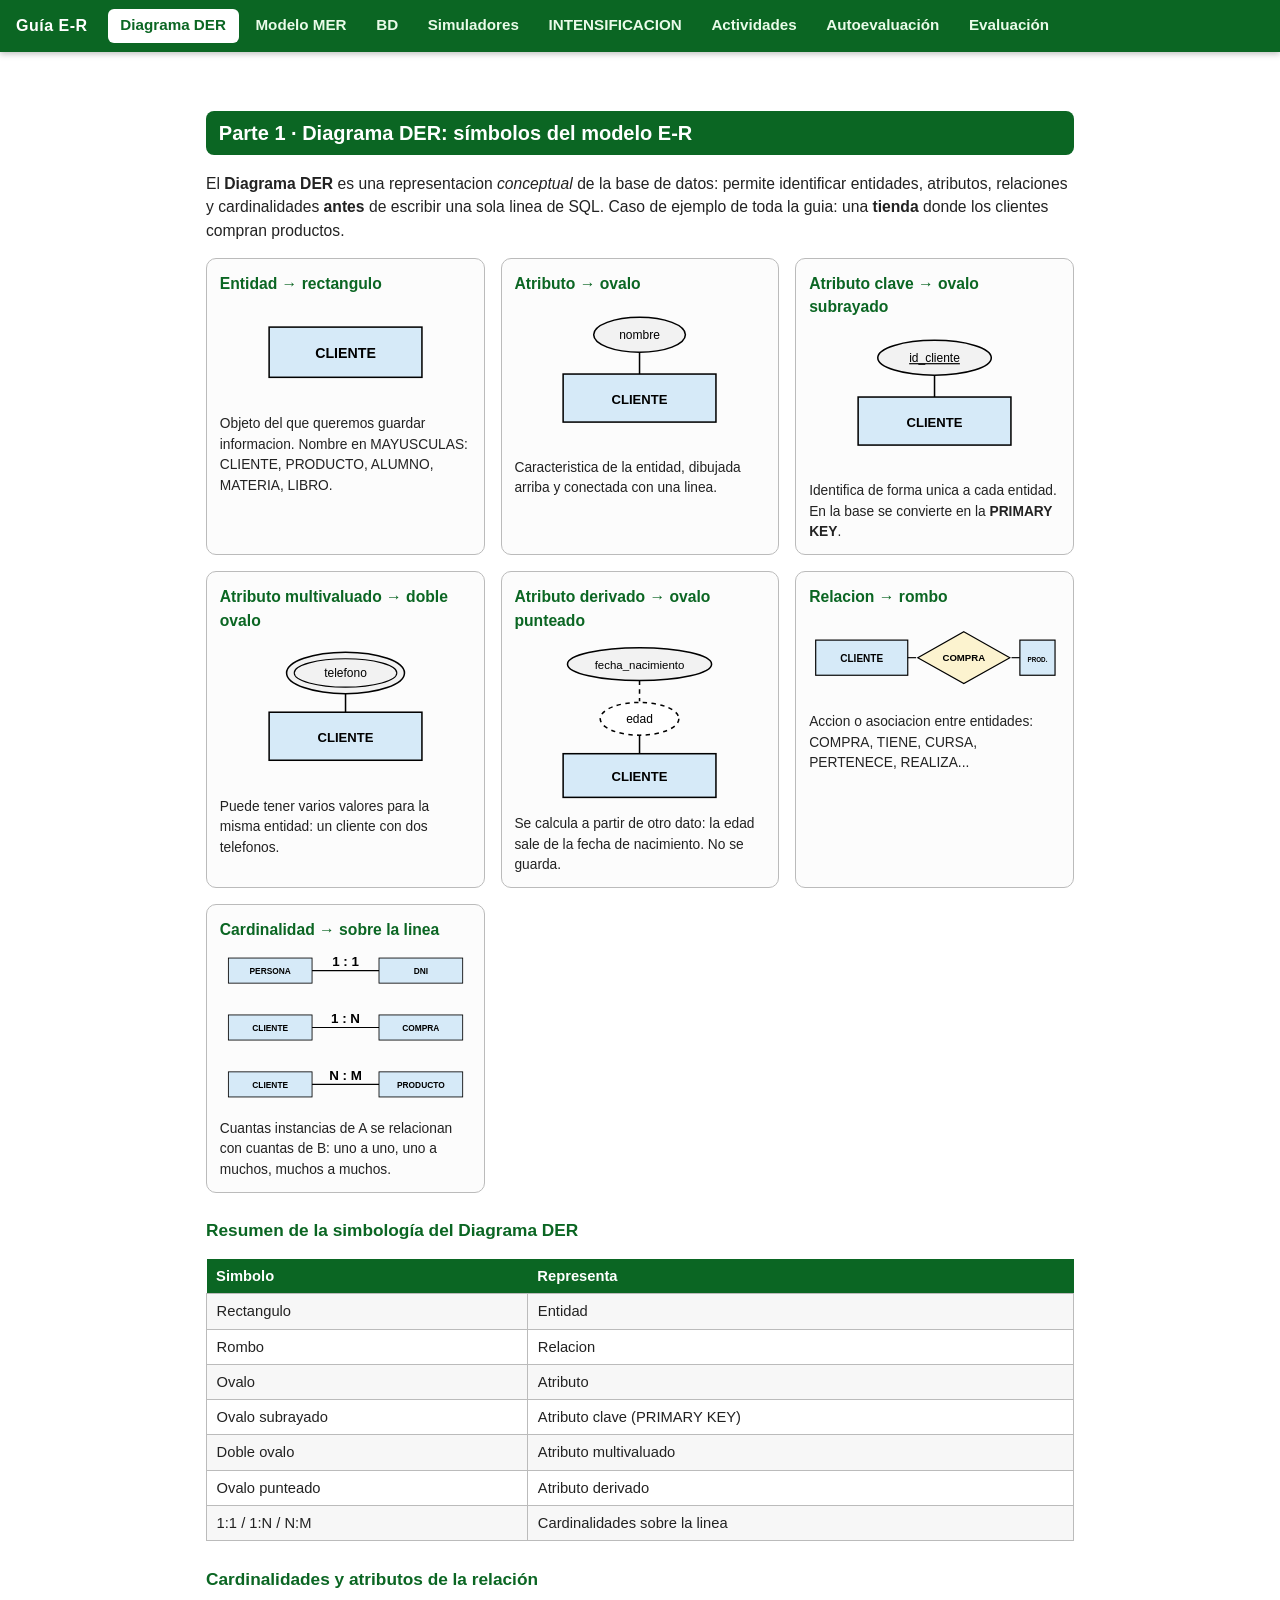
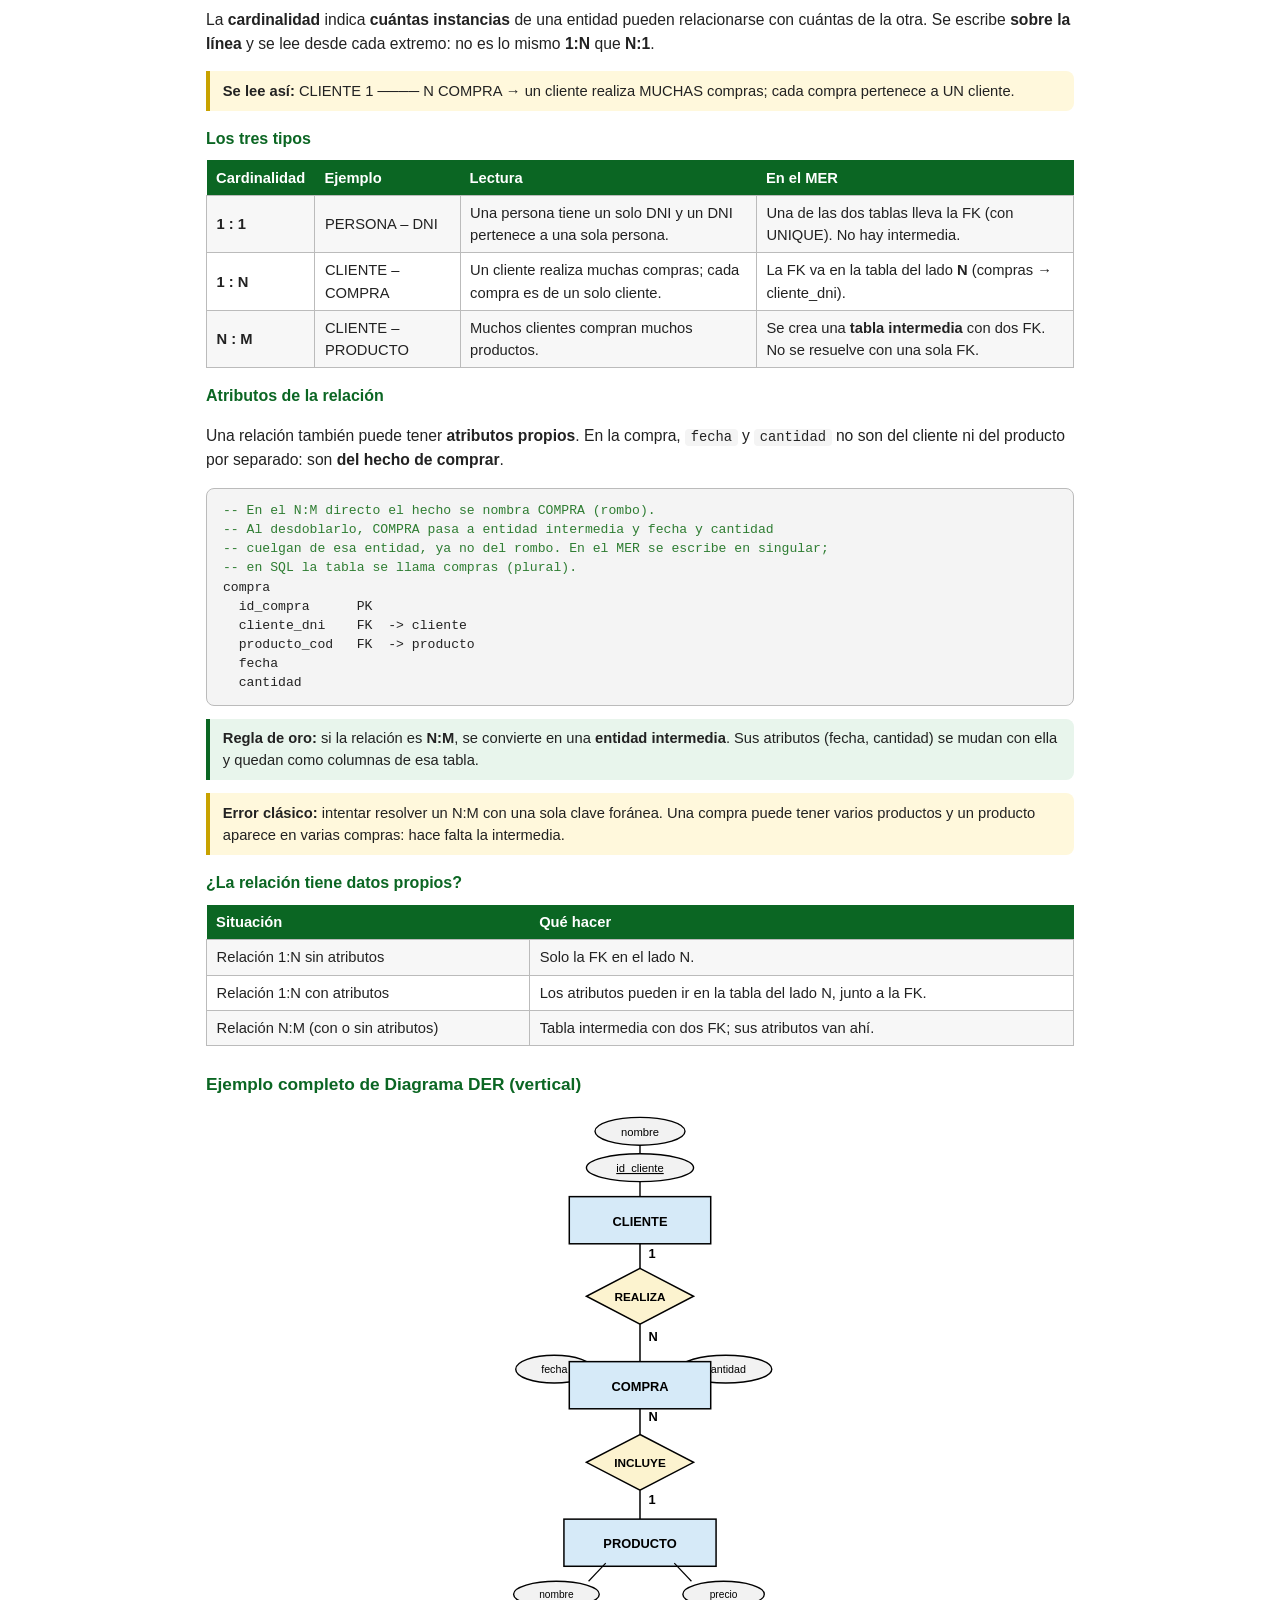
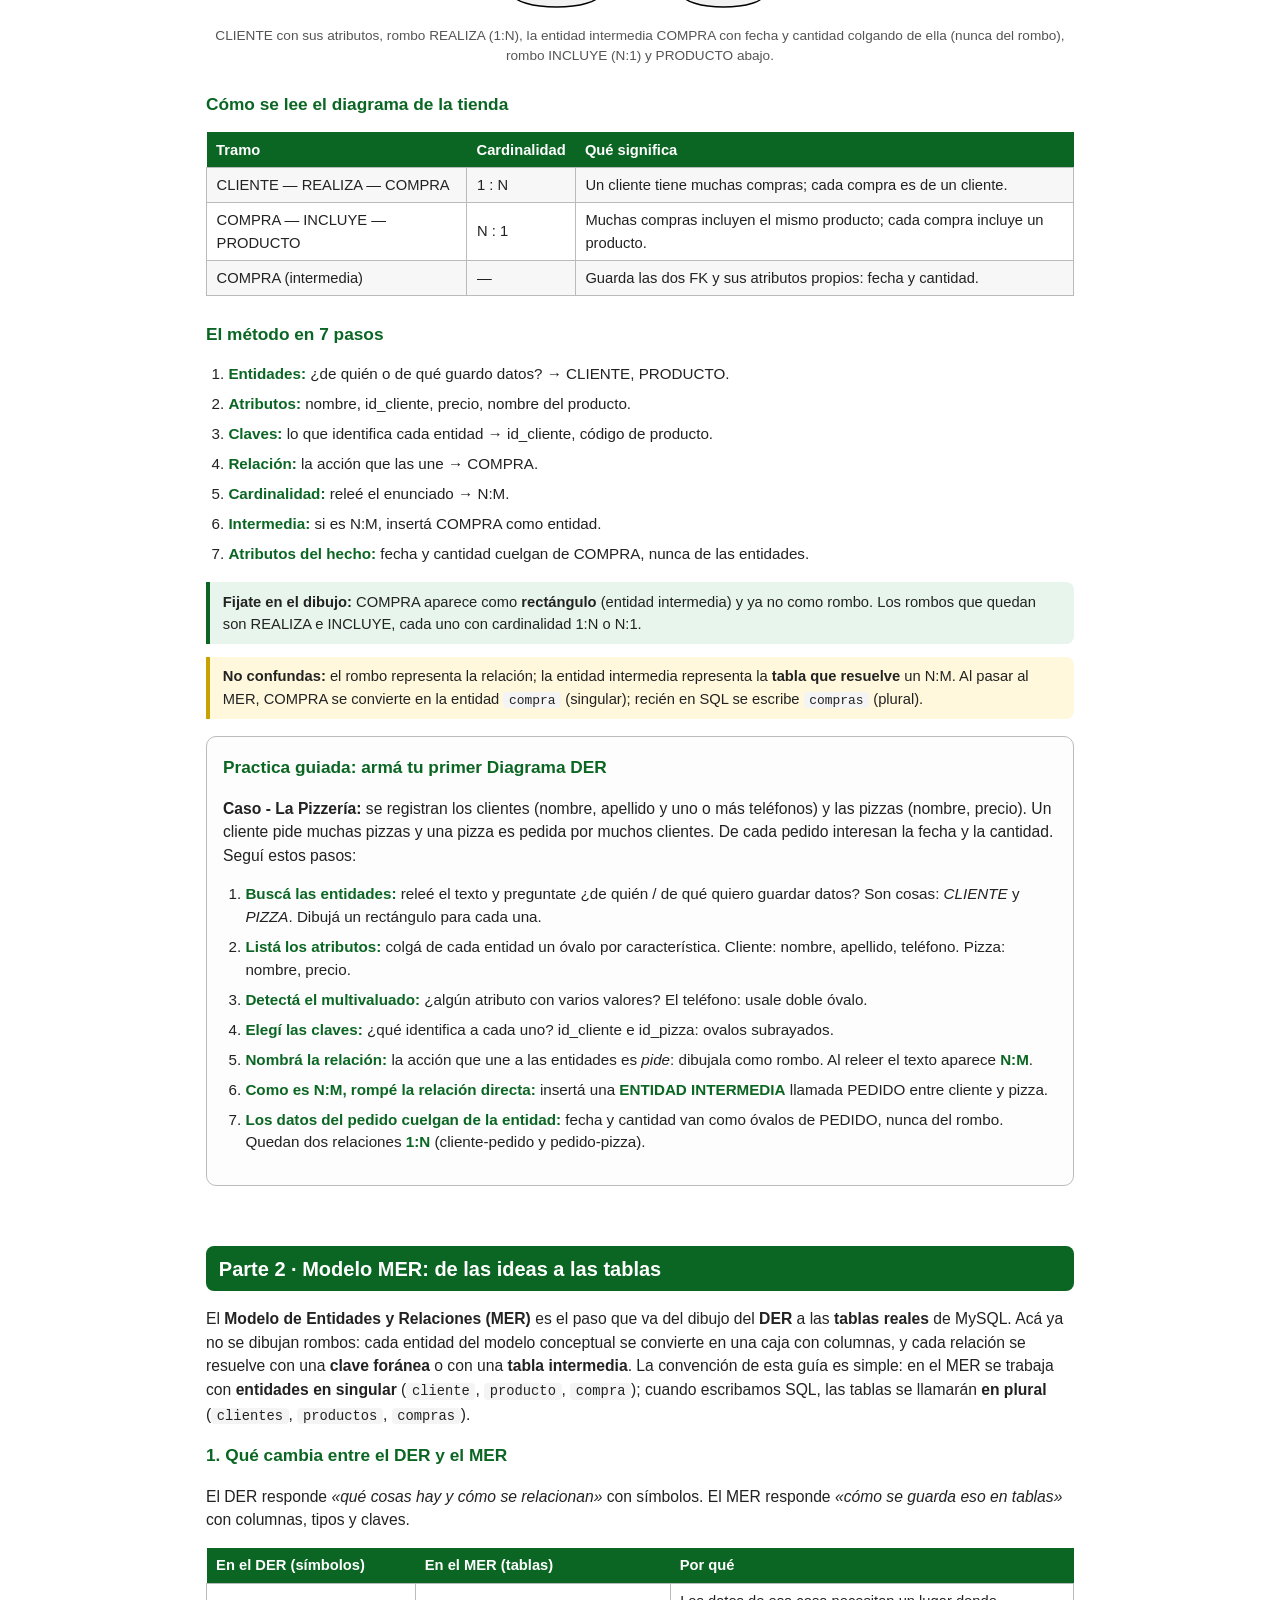
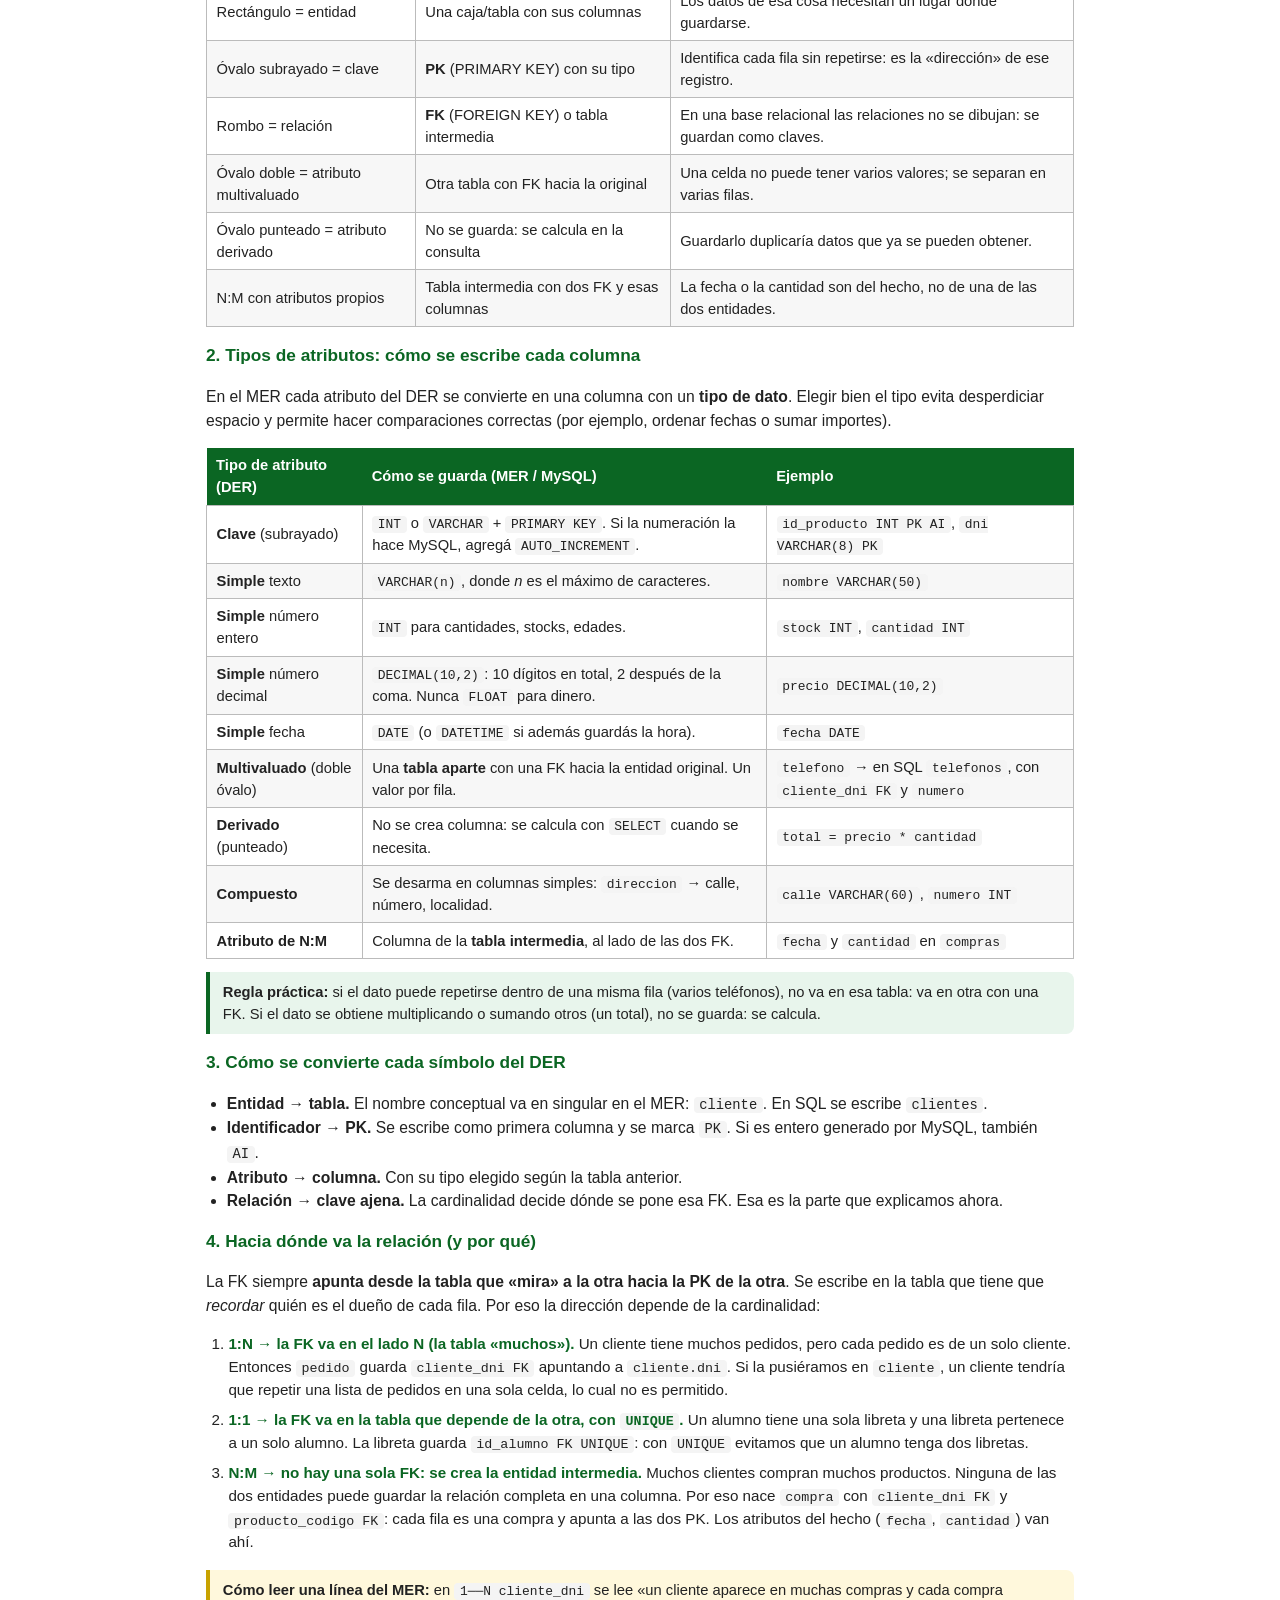
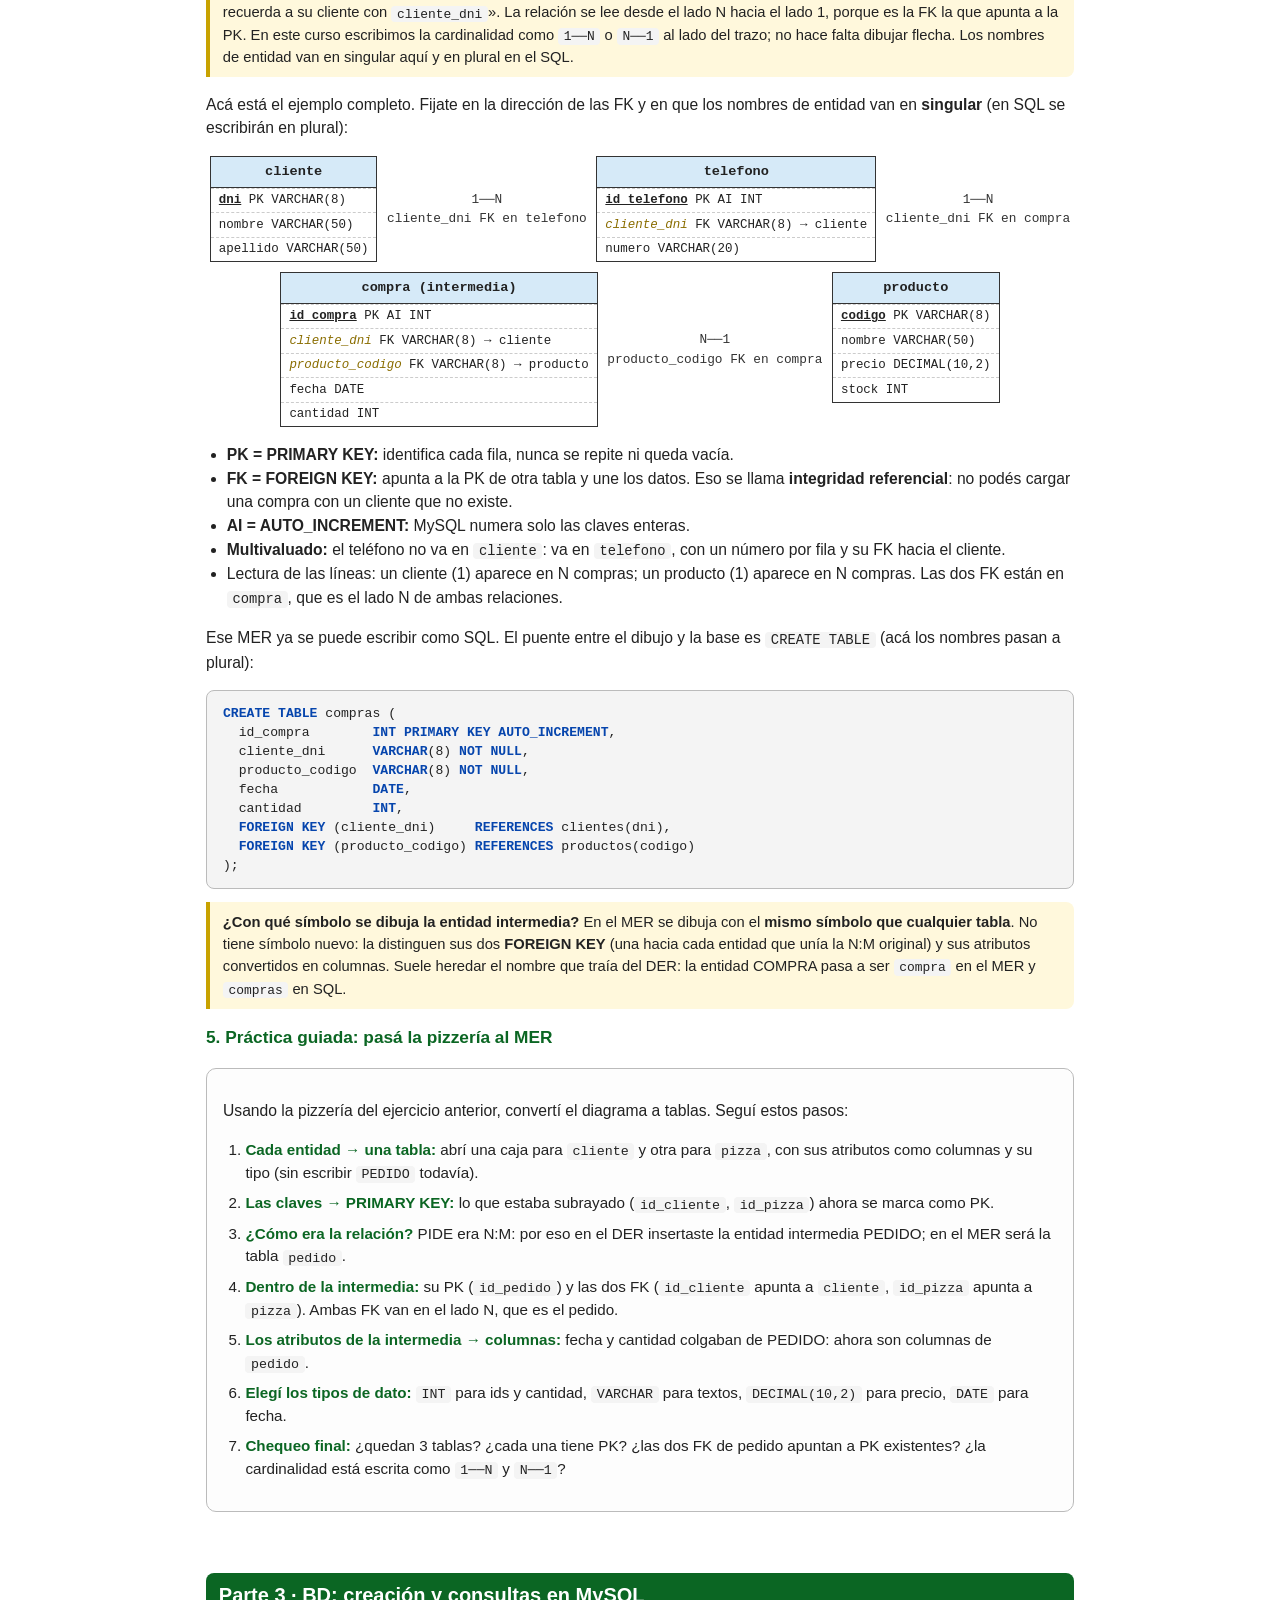
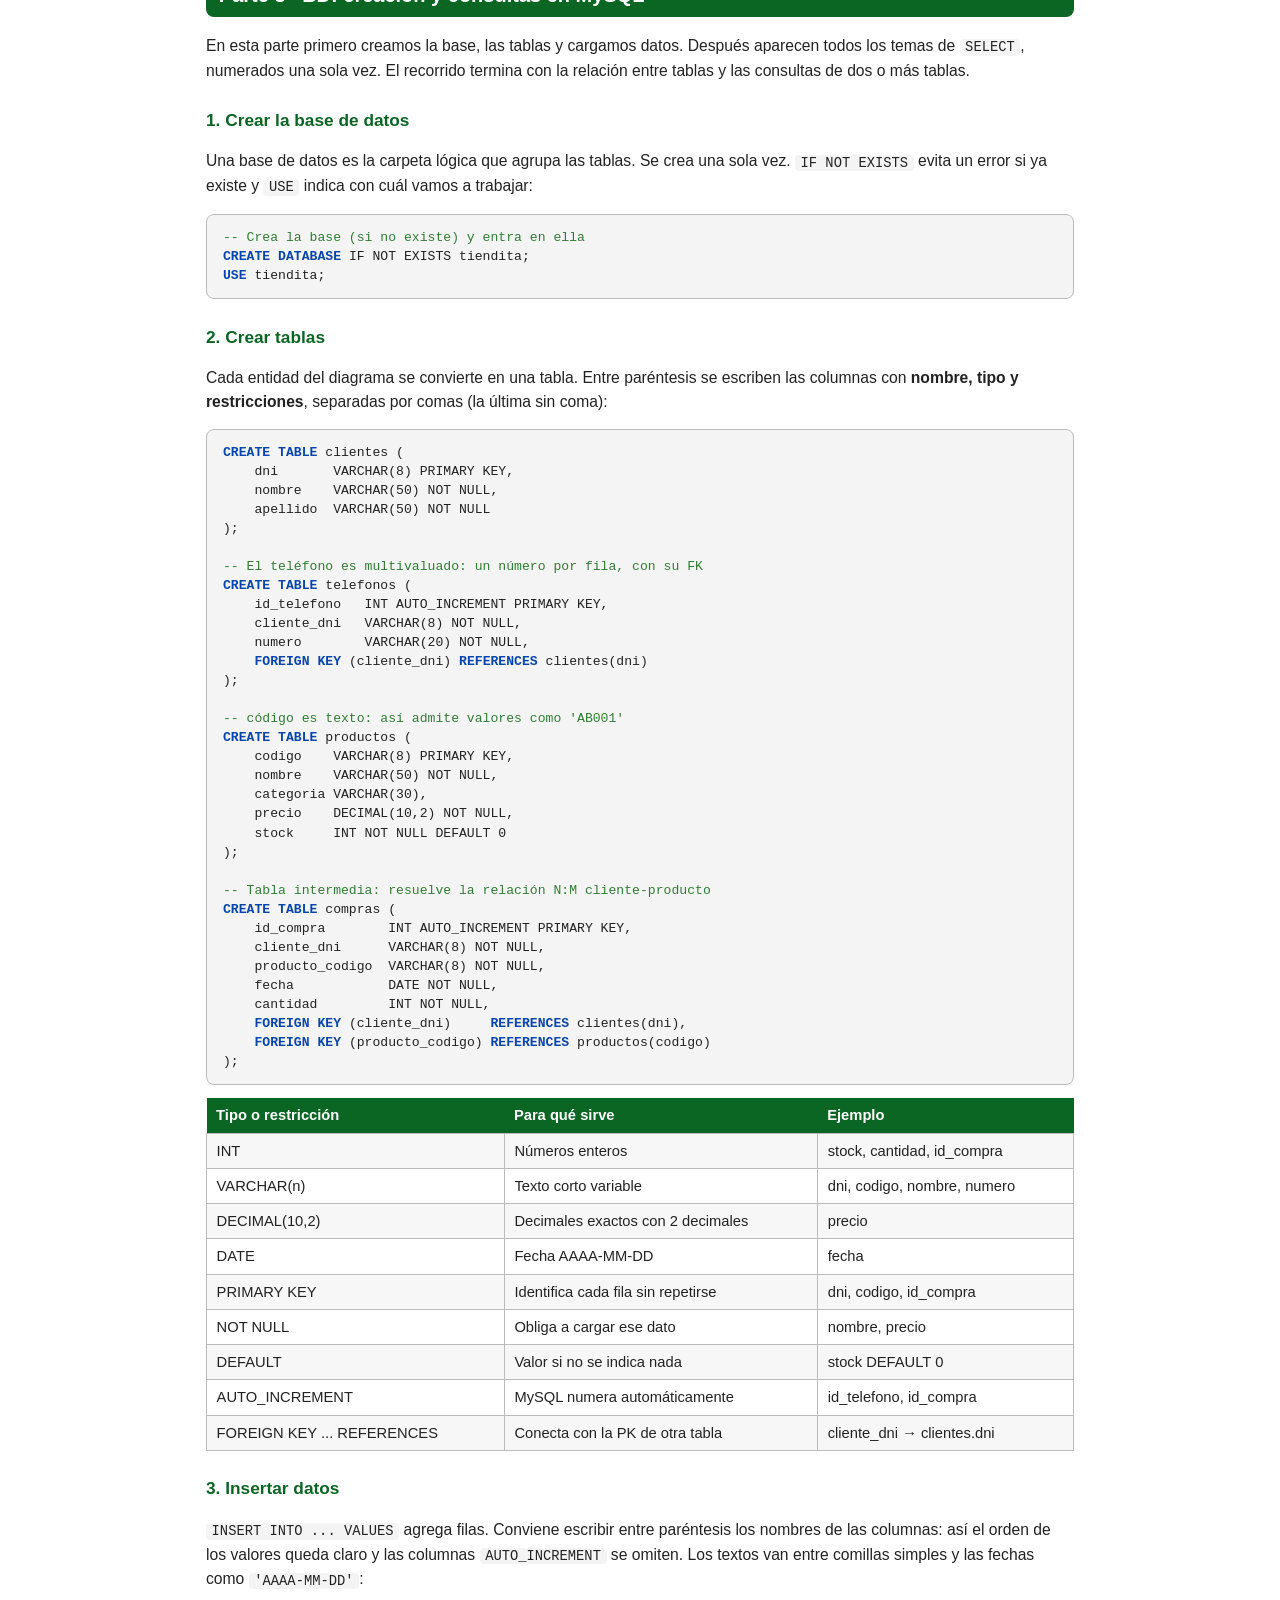
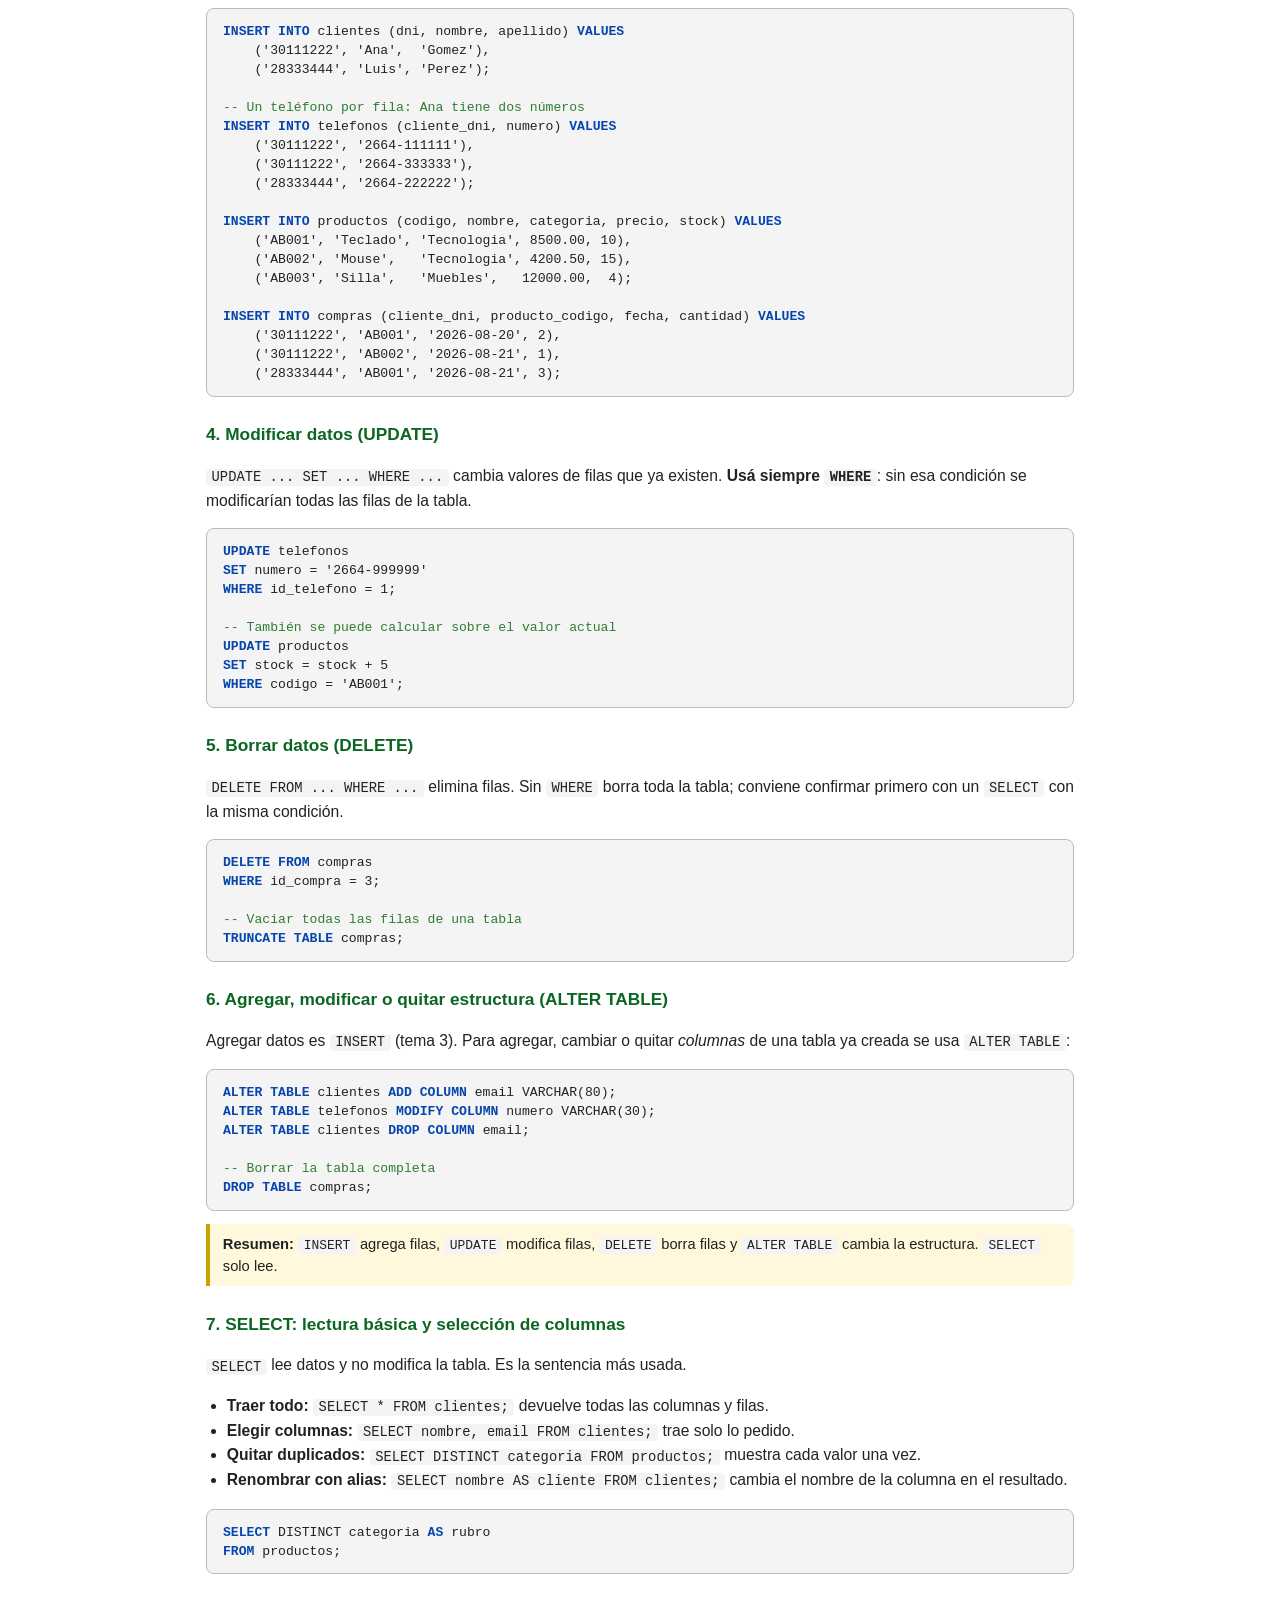
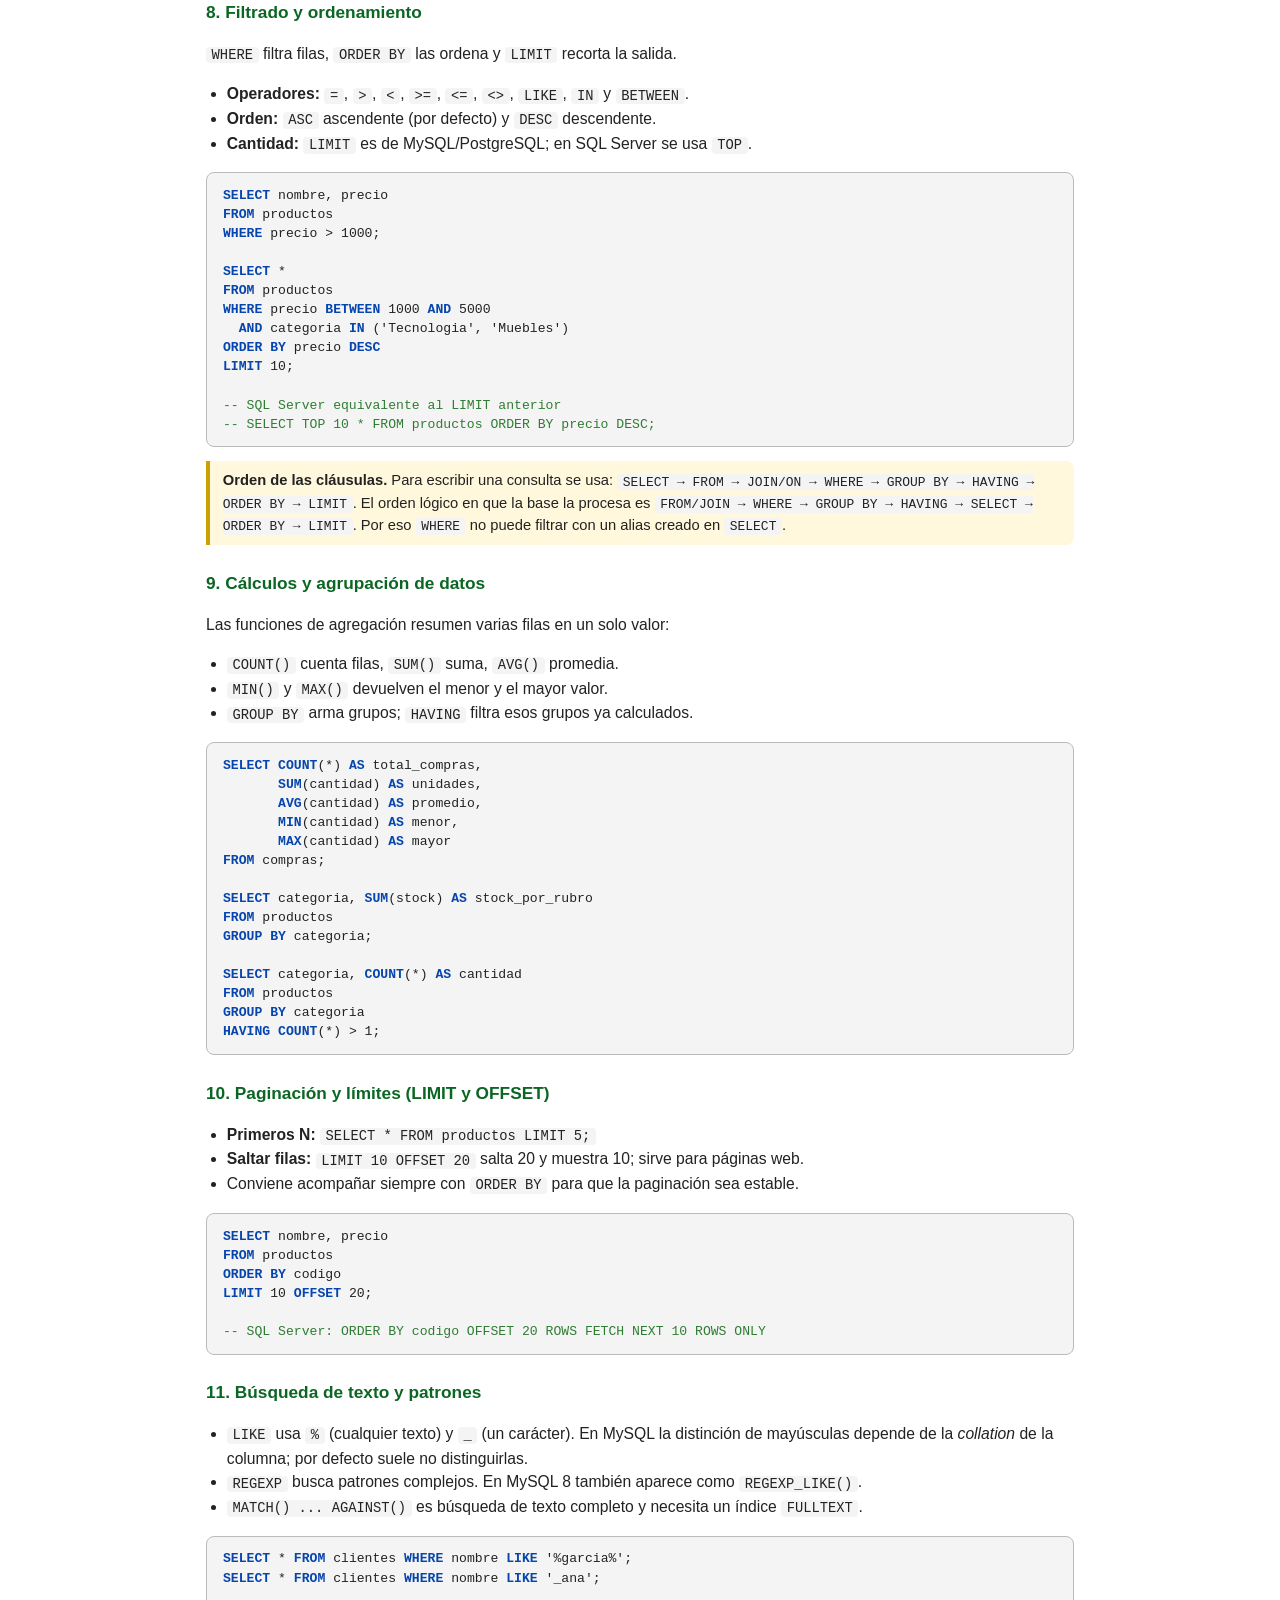
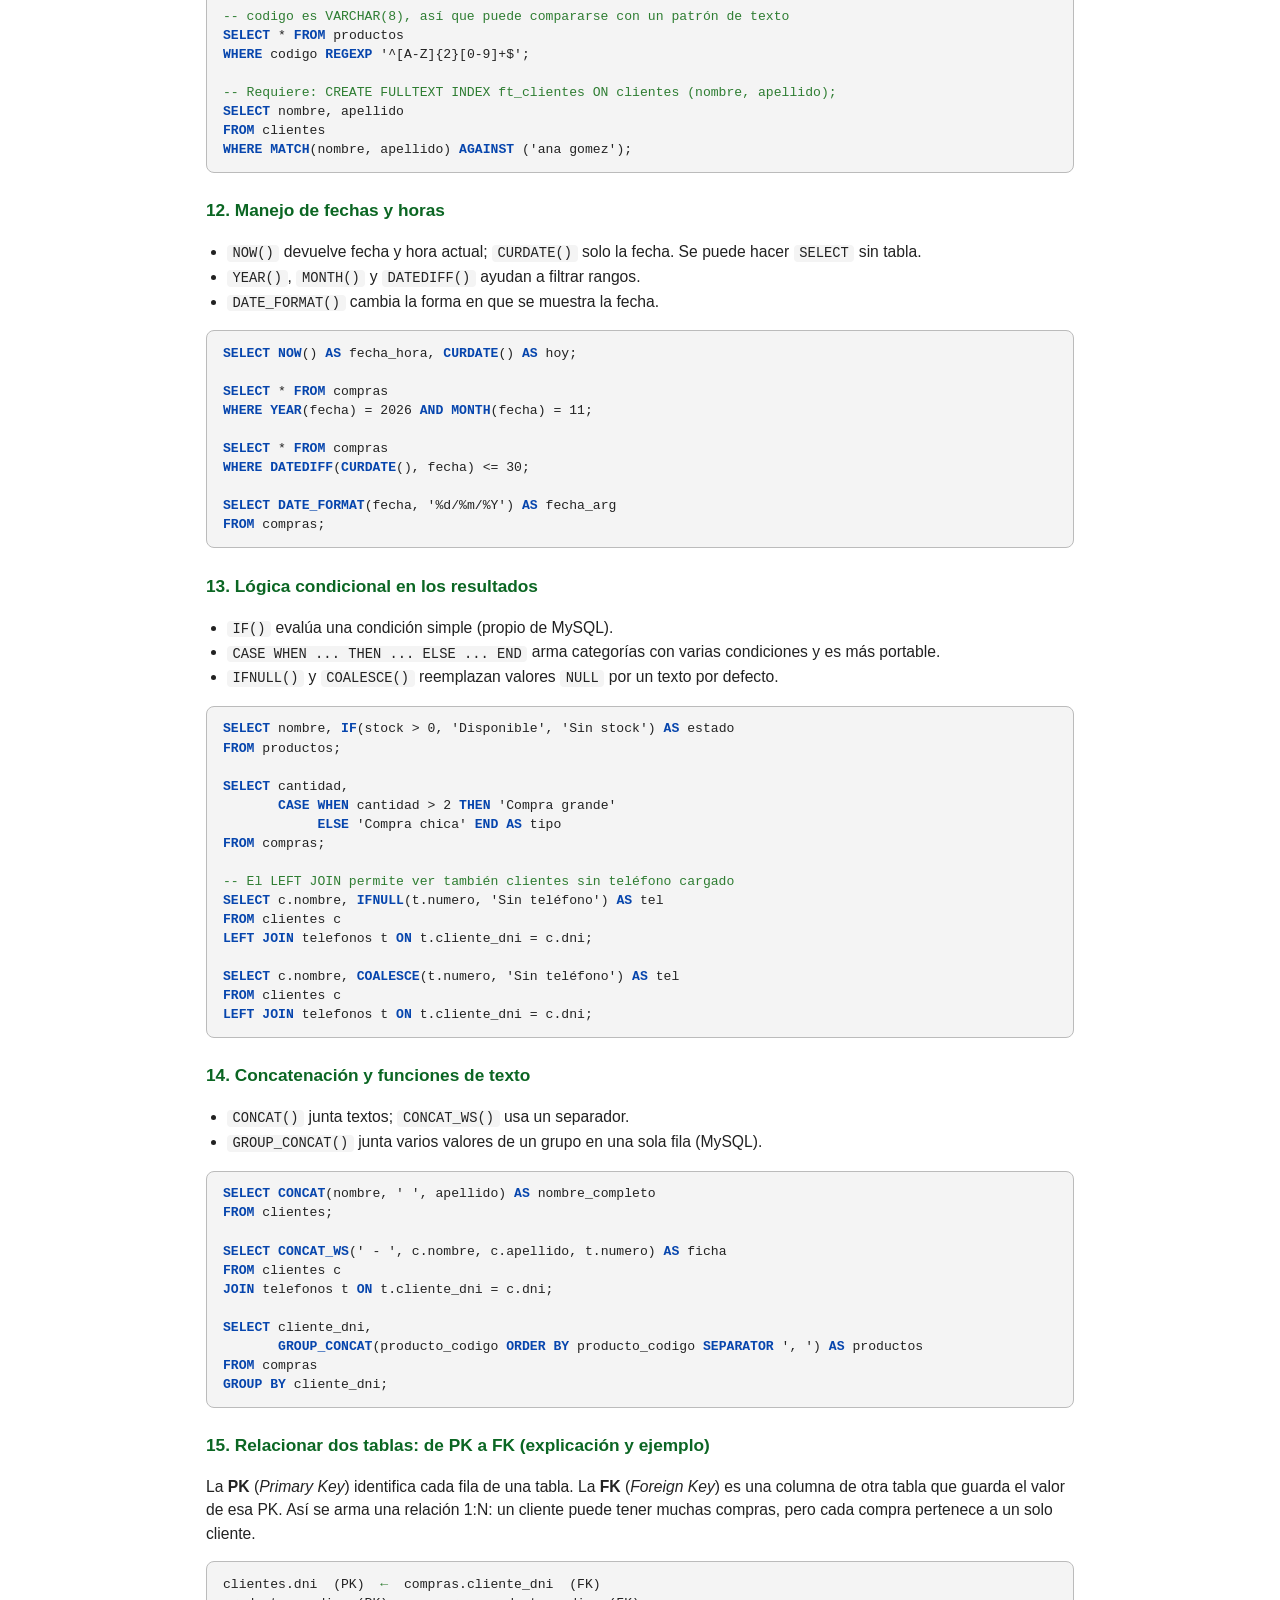
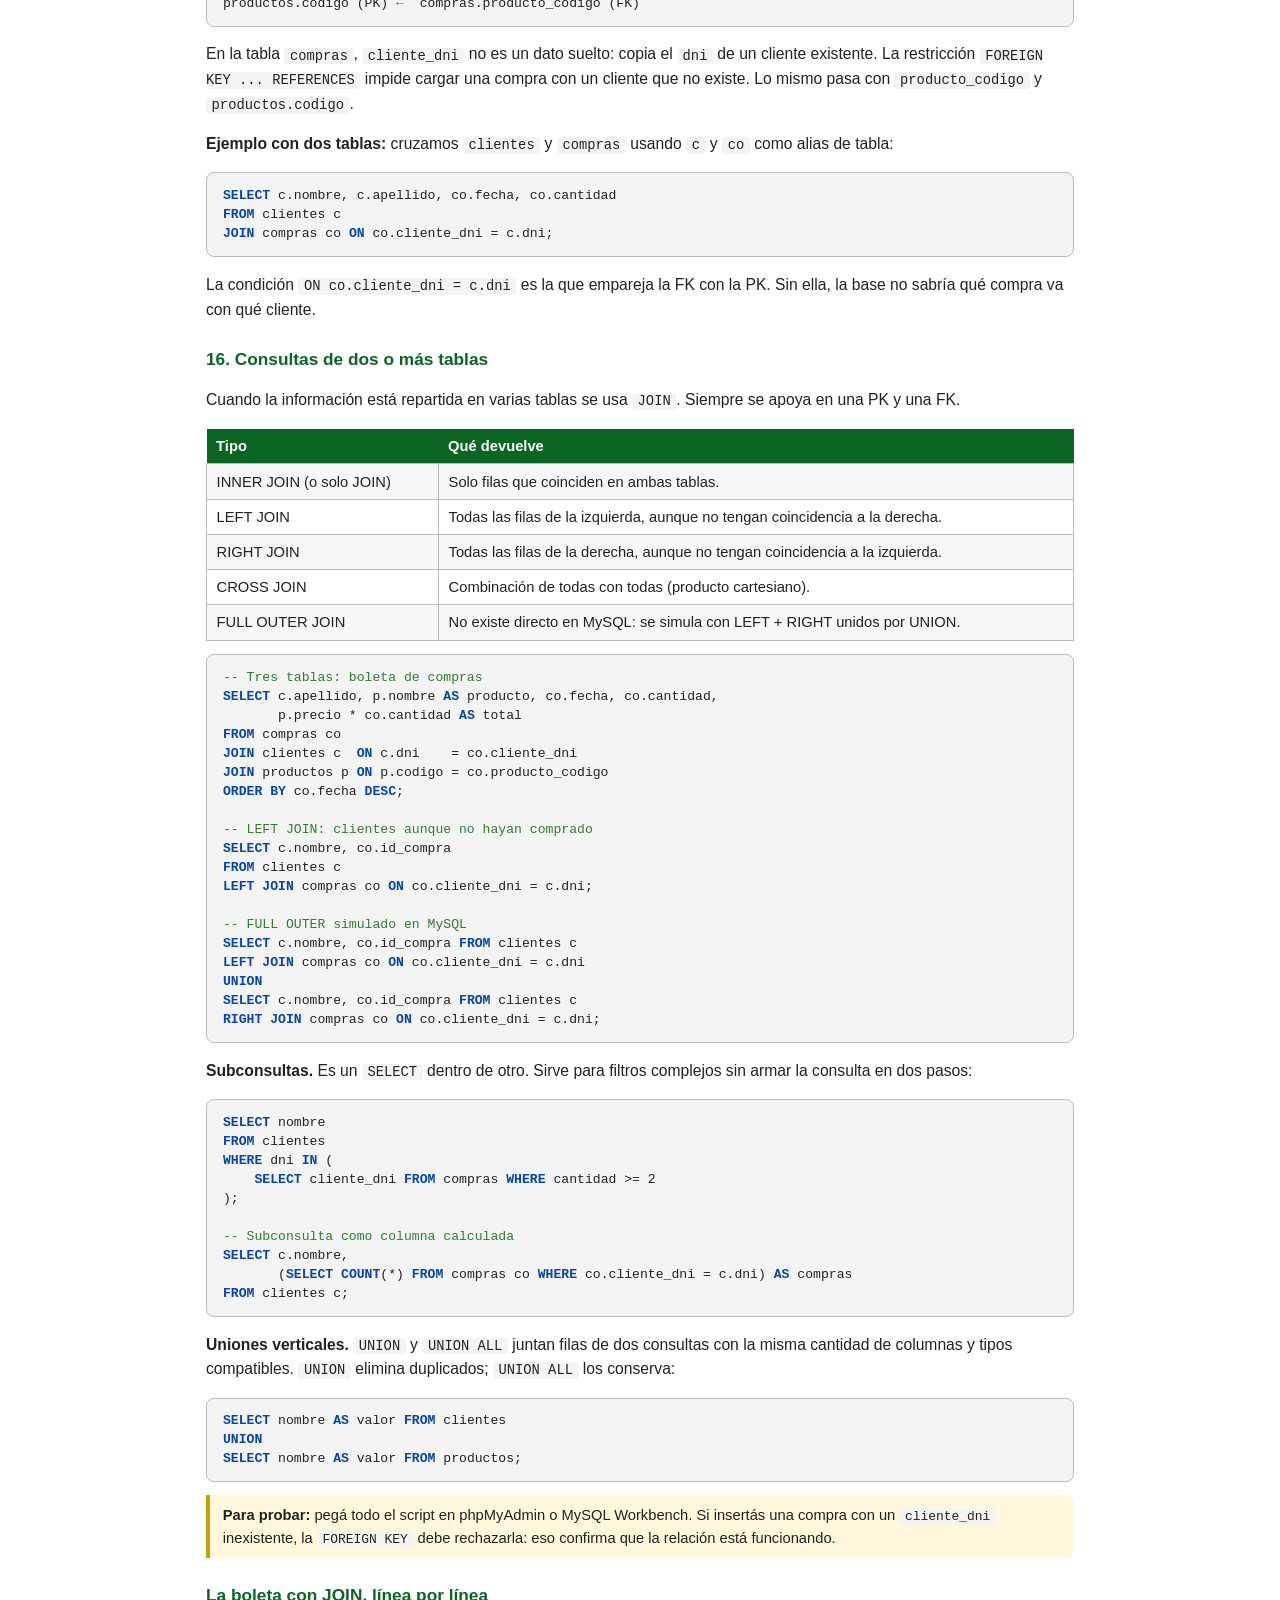
<file: unamasdesistemas/index.html>
<!DOCTYPE html>
<html lang="es">
<head>
<meta charset="utf-8">
<meta name="viewport" content="width=device-width, initial-scale=1">
<meta name="description" content="Guía de Teoría: Diagrama DER, Modelo MER y MySQL con ejemplos, simuladores, actividades y autoevaluación.">
<title>Guía interactiva: Diagrama DER · Modelo MER · Base de Datos</title>
<style>
:root{
  --verde:#0b6623; --verde-claro:#e8f5ec; --celeste:#d6eaf8;
  --gris:#f4f4f4; --borde:#bbb; --texto:#222;
}
*{box-sizing:border-box}
html{scroll-behavior:smooth}
body{
  margin:0; color:var(--texto);
  font-family:"Segoe UI",Arial,Helvetica,sans-serif; line-height:1.5;
  background:#fff;
}
/* ---------- Barra de navegacion ---------- */
nav{
  position:sticky; top:0; z-index:50;
  background:var(--verde); display:flex; align-items:center;
  gap:.25rem; padding:.55rem 1rem; flex-wrap:wrap;
  box-shadow:0 2px 6px rgba(0,0,0,.25);
}
nav .logo{
  color:#fff; font-weight:bold; margin-right:1rem;
  letter-spacing:.5px;
}
nav a{
  color:#eafbe9; text-decoration:none; padding:.35rem .8rem;
  border-radius:6px; font-weight:600; font-size:.95rem;
}
nav a:hover{background:rgba(255,255,255,.18)}
nav a.activo{background:#fff; color:var(--verde)}
/* ---------- Secciones ---------- */
main{max-width:900px; margin:0 auto; padding:1rem}
section{scroll-margin-top:64px; padding-top:.5rem}
h1{
  background:var(--verde); color:#fff; padding:.45rem .8rem;
  border-radius:8px; font-size:1.25rem; margin-top:2.2rem;
}
h2{color:var(--verde); font-size:1.08rem; margin-top:1.6rem}
p, li{font-size:.98rem}
ul{padding-left:1.3rem}
code{
  background:var(--gris); padding:.05rem .35rem; border-radius:4px;
  font-family:Consolas,"Courier New",monospace; font-size:.88em;
}
pre.codigo{
  background:var(--gris); border:1px solid var(--borde);
  border-radius:8px; padding:.8rem 1rem; overflow-x:auto;
  font-family:Consolas,"Courier New",monospace; font-size:.82rem;
  line-height:1.45;
}
pre.codigo .kw{color:#0645ad; font-weight:bold}
pre.codigo .cm{color:#2e7d32}
table.datos{
  border-collapse:collapse; width:100%; margin:.6rem 0;
}
table.datos th{
  background:var(--verde); color:#fff; text-align:left;
  padding:.4rem .6rem; font-size:.92rem;
}
table.datos td{
  border:1px solid var(--borde); padding:.38rem .6rem;
  font-size:.92rem;
}
table.datos tr:nth-child(even) td{background:#f7f7f7}
figure{margin:.8rem 0; text-align:center}
figcaption{font-size:.85rem; color:#555; margin-top:.2rem}
.grid-sim{
  display:grid; grid-template-columns:repeat(auto-fit,minmax(240px,1fr));
  gap:1rem; margin:.8rem 0;
}
.card{
  border:1px solid var(--borde); border-radius:10px;
  padding:.7rem .8rem; background:#fcfcfc;
}
.card h3{margin:.1rem 0 .4rem; font-size:.98rem; color:var(--verde)}
.card p{font-size:.86rem; margin:.3rem 0 0}
.nota{
  background:#fff8dc; border-left:4px solid #c8a200;
  padding:.55rem .8rem; border-radius:0 8px 8px 0;
  font-size:.92rem; margin:.8rem 0;
}
/* ---------- Cajas DER ---------- */
.der-wrap{display:flex; gap:.6rem; justify-content:center; align-items:flex-start; flex-wrap:wrap; margin:1rem 0}
.tblbox{border:1px solid #333; min-width:150px; font-size:.78rem; font-family:Consolas,monospace}
.tblbox h4{
  margin:0; background:var(--celeste); border-bottom:1px solid #333;
  text-align:center; padding:.3rem; font-size:.85rem;
}
.tblbox div{padding:.15rem .5rem; border-top:1px dashed #ccc}
.pk{font-weight:bold; text-decoration:underline}
.fk{font-style:italic; color:#8a6d00}
.conector{
  align-self:center; font-family:Consolas,monospace; font-size:.8rem;
  color:#333; white-space:pre-line; text-align:center;
}
/* ---------- Ejercicios ---------- */
.ejercicio{
  border:1px solid var(--borde); border-radius:10px;
  padding:.9rem 1rem; margin:1.1rem 0; background:#fdfdfd;
}
.ejercicio h2{margin-top:.2rem}
footer{text-align:center; color:#777; font-size:.85rem; padding:1.5rem 0 2.5rem}
main a{color:var(--verde); font-weight:600}
details{
  background:var(--gris); border-radius:8px;
  padding:.5rem .8rem; margin:.5rem 0;
}
summary{cursor:pointer; font-weight:600; color:var(--verde); font-size:.92rem}
ol.pasos{padding-left:1.4rem}
ol.pasos li{margin-bottom:.45rem; font-size:.95rem}
ol.pasos li strong{color:var(--verde)}
/* ---------- Explicaciones y simuladores migrados ---------- */
.sub{font-weight:700; color:var(--verde); margin-top:1rem}
.okbox{
  background:var(--verde-claro); border-left:4px solid var(--verde);
  padding:.55rem .8rem; border-radius:0 8px 8px 0;
  font-size:.92rem; margin:.8rem 0;
}
.sim{padding:1rem}
.sim h3{color:var(--verde)}
.sim-row{display:flex; gap:.5rem; flex-wrap:wrap; align-items:center; margin:.6rem 0}
.sim select{
  padding:.45rem .6rem; border:1px solid var(--borde); border-radius:8px;
  font-size:.9rem; font-family:inherit; background:#fff; color:var(--texto);
}
.num-btns{display:flex; gap:.4rem; flex-wrap:wrap; margin:.2rem 0 .4rem}
.num-btns button{
  border:1px solid var(--borde); background:#fff; color:var(--texto);
  font-weight:700; font-size:.85rem; padding:.4rem .75rem;
  border-radius:8px; cursor:pointer;
}
.num-btns button:hover{border-color:var(--verde); background:var(--verde-claro)}
.num-btns button.active{background:var(--verde); border-color:var(--verde); color:#fff}
.sim-panel{
  border:1px solid var(--borde); border-radius:10px; background:#f8fafc;
  padding:.8rem; margin-top:.6rem; overflow-x:auto;
}
.sim-panel .der-wrap{margin:.4rem 0}
.sim-panel .tblbox{min-width:130px; font-size:.72rem}
.sim-msg{
  display:none; margin-top:.6rem; padding:.6rem .8rem;
  border-radius:0 8px 8px 0; font-size:.9rem; font-weight:600;
}
.sim-msg.ok{display:block; background:var(--verde-claro); border-left:4px solid var(--verde); color:#0b6623}
.tabla-resultados{width:100%; border-collapse:collapse; font-size:.84rem; margin:.5rem 0}
.tabla-resultados th,.tabla-resultados td{border:1px solid var(--borde); padding:.35rem .5rem; text-align:left}
.tabla-resultados th{background:var(--celeste)}
.tabla-resultados tfoot td{font-weight:700; background:var(--gris)}
@media (max-width:600px){ .conector{width:100%} }

/* ---------- Actividades, autoevaluación y evaluación ---------- */
.next-topic{
  border:1px solid #9cc9a6; border-left:5px solid var(--verde);
  background:var(--verde-claro); border-radius:10px;
  padding:.8rem 1rem; margin:1rem 0;
}
.next-topic p{margin:.1rem 0 .6rem; font-size:.92rem}
.btn{
  display:inline-block; border:1px solid var(--verde); color:var(--verde);
  background:#fff; border-radius:8px; padding:.45rem .8rem;
  font-weight:600; font-size:.9rem; cursor:pointer; text-decoration:none;
}
.btn:hover{background:var(--verde-claro)}
.btn-primary{background:var(--verde); color:#fff}
.btn-primary:hover{background:#084e1b}
.quiz-pregunta{
  border:1px solid var(--borde); border-radius:10px;
  padding:.7rem .9rem; margin:.7rem 0; background:#fdfdfd;
}
.quiz-pregunta p{margin:.1rem 0 .4rem}
.quiz-pregunta label{display:block; font-size:.92rem; padding:.12rem 0; cursor:pointer}
.opciones{display:grid; gap:.35rem; margin:.55rem 0}
.opcion{
  display:flex; align-items:flex-start; gap:.45rem;
  border:1px solid var(--borde); border-radius:8px;
  padding:.45rem .6rem; background:#fff; cursor:pointer; font-size:.92rem;
}
.opcion:hover{background:var(--verde-claro); border-color:#86efac}
.opcion input{margin:.15rem 0 0; flex:0 0 auto}
.opcion-sim{width:28px; height:20px; flex:0 0 auto; vertical-align:middle}
.opcion code{font-family:Consolas,"Courier New",monospace; font-size:.9em}
.feedback{font-size:.88rem; margin-top:.35rem; min-height:1.1em}
.feedback.ok, .checklist .ok{color:#0b6623; font-weight:600}
.feedback.mal, .checklist .mal{color:#b00020; font-weight:600}
.puntaje{
  font-weight:bold; color:var(--verde); background:var(--verde-claro);
  border-radius:8px; padding:.5rem .8rem; margin:.8rem 0;
}
.paleta{
  display:flex; flex-wrap:wrap; gap:.5rem; margin:.9rem 0;
  padding:.7rem; background:var(--gris); border-radius:10px;
}
.paleta button{
  display:inline-flex; align-items:center; gap:.3rem;
  border:1px solid var(--borde); background:#fff; border-radius:8px;
  padding:.3rem .5rem; font-size:.8rem; cursor:pointer;
}
.paleta button:hover{border-color:var(--verde); background:var(--verde-claro)}
.paleta svg{width:26px; height:18px; flex:none}
.ex-paleta{display:flex; flex-wrap:wrap; align-items:center; gap:.35rem; margin:0 0 .55rem}
.ex-paleta-label{
  font-size:.72rem; font-weight:800; text-transform:uppercase;
  letter-spacing:.05em; color:var(--verde); margin-right:.15rem;
}
.ex-sym{
  display:inline-flex; align-items:center; gap:.35rem;
  font:inherit; font-size:.8rem; line-height:1.2;
  padding:.24rem .6rem .24rem .4rem;
  border:1px solid #a7f3d0; border-radius:999px; background:#fff;
  color:var(--texto); cursor:pointer;
}
.ex-sym-icon{width:25px; height:20px; flex:0 0 auto}
.ex-sym-name{white-space:nowrap}
.ex-sym:hover{background:var(--verde-claro); border-color:#34d399}
.ex-sym:active{transform:translateY(1px)}
.ex-sym:focus-visible{outline:2px solid #2563eb; outline-offset:2px}
.area-dibujo{
  min-height:100px; border:1px solid var(--borde); border-radius:8px;
  padding:.6rem; font-family:inherit; font-size:.92rem; background:#fff;
  overflow:auto; outline:none;
}
.area-dibujo:focus{border-color:var(--verde); box-shadow:0 0 0 2px var(--verde-claro)}
.area-dibujo:empty:before{content:attr(data-placeholder); color:#888}
.ins-simbolo{display:inline-block; vertical-align:middle; line-height:1}
.ins-simbolo-svg{width:34px; height:24px; vertical-align:middle}
.eval-ej{
  border:1px solid var(--borde); border-radius:10px;
  padding:.8rem 1rem; margin:1rem 0; background:#fdfdfd;
}
.eval-ej h2{margin-top:.2rem}
.eval-ej textarea{
  width:100%; min-height:100px; box-sizing:border-box;
  border:1px solid var(--borde); border-radius:8px; padding:.6rem;
  font-family:inherit; font-size:.92rem; resize:vertical;
}
.checklist{font-size:.9rem; margin:.5rem 0}
.checklist .fila{padding:.12rem 0}
.eval-ej.correcto{border-color:#16a34a; background:#f0fdf4}
.eval-ej .checklist .ok{color:var(--verde); font-weight:700}
.eval-ej .checklist .falta{color:#b91c1c; font-weight:700}
.eval-form{
  display:grid; gap:.55rem; max-width:560px;
  border:1px solid var(--borde); border-radius:10px;
  padding:.8rem; margin:1rem 0; background:#fff;
}
.eval-form label{font-weight:700; font-size:.9rem}
.eval-form input{
  border:1px solid var(--borde); border-radius:8px;
  padding:.5rem .65rem; font:inherit; font-size:.95rem;
}
.eval-form button{
  border:0; border-radius:8px; padding:.55rem .9rem;
  background:var(--verde); color:#fff; font-weight:700; cursor:pointer;
}
.eval-form button:hover{background:#09551d}
.eval-form button:disabled{background:#94a3b8; cursor:not-allowed}
.estado-eval{margin:.6rem 0; font-size:.92rem; font-weight:700; min-height:1.2em}
.estado-eval.ok{color:#15803d}
.estado-eval.error{color:#b91c1c}
</style>
</head>
<body>

<nav>
  <span class="logo">Guía E-R</span>
  <a href="#der">Diagrama DER</a>
  <a href="#mer">Modelo MER</a>
  <a href="#bd">BD</a>
  <a href="#simuladores">Simuladores</a>
  <a href="BD_intensificacion.pdf" target="_blank" rel="noopener">INTENSIFICACION</a>
  <a href="#actividades">Actividades</a>
  <a href="#autoevaluacion">Autoevaluación</a>
  <a href="#evaluacion">Evaluación</a>
</nav>

<main>
<!-- ======================= DIAGRAMA DER ======================== -->
<section id="der">
  <h1>Parte 1 &middot; Diagrama DER: símbolos del modelo E-R</h1>
  <p>El <strong>Diagrama DER</strong> es una representacion <em>conceptual</em> de la base de datos:
  permite identificar entidades, atributos, relaciones y cardinalidades
  <strong>antes</strong> de escribir una sola linea de SQL. Caso de ejemplo de toda
  la guia: una <strong>tienda</strong> donde los clientes compran productos.</p>

  <div class="grid-sim">
    <div class="card">
      <h3>Entidad &rarr; rectangulo</h3>
      <svg viewBox="0 0 230 92" role="img" aria-label="Entidad">
        <rect x="45" y="23" width="140" height="46" fill="#d6eaf8" stroke="#000" stroke-width="1.4"/>
        <text x="115" y="51" text-anchor="middle" font-weight="bold" font-size="13">CLIENTE</text>
      </svg>
      <p>Objeto del que queremos guardar informacion. Nombre en MAYUSCULAS:
      CLIENTE, PRODUCTO, ALUMNO, MATERIA, LIBRO.</p>
    </div>
    <div class="card">
      <h3>Atributo &rarr; ovalo</h3>
      <svg viewBox="0 0 230 132" role="img" aria-label="Atributo">
        <ellipse cx="115" cy="30" rx="42" ry="16" fill="#f2f2f2" stroke="#000" stroke-width="1.4"/>
        <text x="115" y="34" text-anchor="middle" font-size="11">nombre</text>
        <line x1="115" y1="46" x2="115" y2="66" stroke="#000" stroke-width="1.4"/>
        <rect x="45" y="66" width="140" height="44" fill="#d6eaf8" stroke="#000" stroke-width="1.4"/>
        <text x="115" y="93" text-anchor="middle" font-weight="bold" font-size="12">CLIENTE</text>
      </svg>
      <p>Caracteristica de la entidad, dibujada arriba y conectada con una linea.</p>
    </div>
    <div class="card">
      <h3>Atributo clave &rarr; ovalo subrayado</h3>
      <svg viewBox="0 0 230 132" role="img" aria-label="Clave">
        <ellipse cx="115" cy="30" rx="52" ry="16" fill="#f2f2f2" stroke="#000" stroke-width="1.4"/>
        <text x="115" y="34" text-anchor="middle" font-size="11" text-decoration="underline">id_cliente</text>
        <line x1="115" y1="46" x2="115" y2="66" stroke="#000" stroke-width="1.4"/>
        <rect x="45" y="66" width="140" height="44" fill="#d6eaf8" stroke="#000" stroke-width="1.4"/>
        <text x="115" y="93" text-anchor="middle" font-weight="bold" font-size="12">CLIENTE</text>
      </svg>
      <p>Identifica de forma unica a cada entidad. En la base se convierte en la
      <strong>PRIMARY KEY</strong>.</p>
    </div>
    <div class="card">
      <h3>Atributo multivaluado &rarr; doble ovalo</h3>
      <svg viewBox="0 0 230 134" role="img" aria-label="Multivaluado">
        <ellipse cx="115" cy="32" rx="54" ry="19" fill="#f2f2f2" stroke="#000" stroke-width="1.4"/>
        <ellipse cx="115" cy="32" rx="47" ry="13" fill="none" stroke="#000" stroke-width="1"/>
        <text x="115" y="36" text-anchor="middle" font-size="11">telefono</text>
        <line x1="115" y1="51" x2="115" y2="68" stroke="#000" stroke-width="1.4"/>
        <rect x="45" y="68" width="140" height="44" fill="#d6eaf8" stroke="#000" stroke-width="1.4"/>
        <text x="115" y="95" text-anchor="middle" font-weight="bold" font-size="12">CLIENTE</text>
      </svg>
      <p>Puede tener varios valores para la misma entidad: un cliente con
      dos telefonos.</p>
    </div>
    <div class="card">
      <h3>Atributo derivado &rarr; ovalo punteado</h3>
      <svg viewBox="0 0 230 150" role="img" aria-label="Derivado">
        <ellipse cx="115" cy="24" rx="66" ry="15" fill="#f2f2f2" stroke="#000" stroke-width="1.4"/>
        <text x="115" y="28" text-anchor="middle" font-size="10.5">fecha_nacimiento</text>
        <line x1="115" y1="39" x2="115" y2="58" stroke="#000" stroke-width="1.4" stroke-dasharray="4 4"/>
        <ellipse cx="115" cy="74" rx="36" ry="15" fill="#fff" stroke="#000" stroke-width="1.4" stroke-dasharray="4 4"/>
        <text x="115" y="78" text-anchor="middle" font-size="11">edad</text>
        <line x1="115" y1="89" x2="115" y2="106" stroke="#000" stroke-width="1.4"/>
        <rect x="45" y="106" width="140" height="40" fill="#d6eaf8" stroke="#000" stroke-width="1.4"/>
        <text x="115" y="131" text-anchor="middle" font-weight="bold" font-size="12">CLIENTE</text>
      </svg>
      <p>Se calcula a partir de otro dato: la edad sale de la fecha de
      nacimiento. No se guarda.</p>
    </div>
    <div class="card">
      <h3>Relacion &rarr; rombo</h3>
      <svg viewBox="0 0 300 102" role="img" aria-label="Relacion">
        <rect x="8" y="30" width="110" height="42" fill="#d6eaf8" stroke="#000" stroke-width="1.4"/>
        <text x="63" y="56" text-anchor="middle" font-weight="bold" font-size="12">CLIENTE</text>
        <line x1="118" y1="51" x2="128" y2="51" stroke="#000" stroke-width="1.4"/>
        <polygon points="185,20 240,51 185,82 130,51" fill="#fcf3cf" stroke="#000" stroke-width="1.4"/>
        <text x="185" y="55" text-anchor="middle" font-weight="bold" font-size="11.5">COMPRA</text>
        <line x1="242" y1="51" x2="252" y2="51" stroke="#000" stroke-width="1.4"/>
        <rect x="252" y="30" width="42" height="42" fill="#d6eaf8" stroke="#000" stroke-width="1.4"/>
        <text x="273" y="56" text-anchor="middle" font-weight="bold" font-size="7.5">PROD.</text>
      </svg>
      <p>Accion o asociacion entre entidades: COMPRA, TIENE, CURSA,
      PERTENECE, REALIZA...</p>
    </div>
    <div class="card">
      <h3>Cardinalidad &rarr; sobre la linea</h3>
      <svg viewBox="0 0 300 190" role="img" aria-label="Cardinalidades">
        <rect x="10" y="12" width="100" height="30" fill="#d6eaf8" stroke="#000"/>
        <text x="60" y="31" text-anchor="middle" font-size="10" font-weight="bold">PERSONA</text>
        <line x1="110" y1="27" x2="190" y2="27" stroke="#000" stroke-width="1.3"/>
        <text x="150" y="22" text-anchor="middle" font-weight="bold">1 : 1</text>
        <rect x="190" y="12" width="100" height="30" fill="#d6eaf8" stroke="#000"/>
        <text x="240" y="31" text-anchor="middle" font-size="10" font-weight="bold">DNI</text>
        <rect x="10" y="80" width="100" height="30" fill="#d6eaf8" stroke="#000"/>
        <text x="60" y="99" text-anchor="middle" font-size="10" font-weight="bold">CLIENTE</text>
        <line x1="110" y1="95" x2="190" y2="95" stroke="#000" stroke-width="1.3"/>
        <text x="150" y="90" text-anchor="middle" font-weight="bold">1 : N</text>
        <rect x="190" y="80" width="100" height="30" fill="#d6eaf8" stroke="#000"/>
        <text x="240" y="99" text-anchor="middle" font-size="10" font-weight="bold">COMPRA</text>
        <rect x="10" y="148" width="100" height="30" fill="#d6eaf8" stroke="#000"/>
        <text x="60" y="167" text-anchor="middle" font-size="10" font-weight="bold">CLIENTE</text>
        <line x1="110" y1="163" x2="190" y2="163" stroke="#000" stroke-width="1.3"/>
        <text x="150" y="158" text-anchor="middle" font-weight="bold">N : M</text>
        <rect x="190" y="148" width="100" height="30" fill="#d6eaf8" stroke="#000"/>
        <text x="240" y="167" text-anchor="middle" font-size="10" font-weight="bold">PRODUCTO</text>
      </svg>
      <p>Cuantas instancias de A se relacionan con cuantas de B: uno a uno,
      uno a muchos, muchos a muchos.</p>
    </div>
  </div>
  <h2>Resumen de la simbología del Diagrama DER</h2>
  <table class="datos">
    <tr><th>Simbolo</th><th>Representa</th></tr>
    <tr><td>Rectangulo</td><td>Entidad</td></tr>
    <tr><td>Rombo</td><td>Relacion</td></tr>
    <tr><td>Ovalo</td><td>Atributo</td></tr>
    <tr><td>Ovalo subrayado</td><td>Atributo clave (PRIMARY KEY)</td></tr>
    <tr><td>Doble ovalo</td><td>Atributo multivaluado</td></tr>
    <tr><td>Ovalo punteado</td><td>Atributo derivado</td></tr>
    <tr><td>1:1 / 1:N / N:M</td><td>Cardinalidades sobre la linea</td></tr>
  </table>

  <h2>Cardinalidades y atributos de la relación</h2>
  <p>La <strong>cardinalidad</strong> indica <strong>cuántas instancias</strong> de una entidad
  pueden relacionarse con cuántas de la otra. Se escribe <strong>sobre la línea</strong> y se lee
  desde cada extremo: no es lo mismo <strong>1:N</strong> que <strong>N:1</strong>.</p>
  <div class="nota"><strong>Se lee así:</strong> CLIENTE 1 ──── N COMPRA → un cliente realiza
  MUCHAS compras; cada compra pertenece a UN cliente.</div>
  <div class="sub">Los tres tipos</div>
  <table class="datos">
    <tr><th>Cardinalidad</th><th>Ejemplo</th><th>Lectura</th><th>En el MER</th></tr>
    <tr><td><strong>1 : 1</strong></td><td>PERSONA – DNI</td>
        <td>Una persona tiene un solo DNI y un DNI pertenece a una sola persona.</td>
        <td>Una de las dos tablas lleva la FK (con UNIQUE). No hay intermedia.</td></tr>
    <tr><td><strong>1 : N</strong></td><td>CLIENTE – COMPRA</td>
        <td>Un cliente realiza muchas compras; cada compra es de un solo cliente.</td>
        <td>La FK va en la tabla del lado <strong>N</strong> (compras → cliente_dni).</td></tr>
    <tr><td><strong>N : M</strong></td><td>CLIENTE – PRODUCTO</td>
        <td>Muchos clientes compran muchos productos.</td>
        <td>Se crea una <strong>tabla intermedia</strong> con dos FK. No se resuelve con una sola FK.</td></tr>
  </table>
  <div class="sub">Atributos de la relación</div>
  <p>Una relación también puede tener <strong>atributos propios</strong>. En la compra,
  <code>fecha</code> y <code>cantidad</code> no son del cliente ni del producto por separado:
  son <strong>del hecho de comprar</strong>.</p>
<pre class="codigo"><span class="cm">-- En el N:M directo el hecho se nombra COMPRA (rombo).</span>
<span class="cm">-- Al desdoblarlo, COMPRA pasa a entidad intermedia y fecha y cantidad</span>
<span class="cm">-- cuelgan de esa entidad, ya no del rombo. En el MER se escribe en singular;</span>
<span class="cm">-- en SQL la tabla se llama compras (plural).</span>
compra
  id_compra      PK
  cliente_dni    FK  -&gt; cliente
  producto_cod   FK  -&gt; producto
  fecha
  cantidad</pre>
  <div class="okbox"><strong>Regla de oro:</strong> si la relación es <strong>N:M</strong>, se convierte
  en una <strong>entidad intermedia</strong>. Sus atributos (fecha, cantidad) se mudan con ella y
  quedan como columnas de esa tabla.</div>
  <div class="nota"><strong>Error clásico:</strong> intentar resolver un N:M con una sola clave
  foránea. Una compra puede tener varios productos y un producto aparece en varias compras: hace
  falta la intermedia.</div>
  <div class="sub">¿La relación tiene datos propios?</div>
  <table class="datos">
    <tr><th>Situación</th><th>Qué hacer</th></tr>
    <tr><td>Relación 1:N sin atributos</td><td>Solo la FK en el lado N.</td></tr>
    <tr><td>Relación 1:N con atributos</td><td>Los atributos pueden ir en la tabla del lado N, junto a la FK.</td></tr>
    <tr><td>Relación N:M (con o sin atributos)</td><td>Tabla intermedia con dos FK; sus atributos van ahí.</td></tr>
  </table>

  <h2>Ejemplo completo de Diagrama DER (vertical)</h2>
  <figure>
      <svg viewBox="0 0 280 470" role="img" aria-label="Diagrama DER completo de la tienda" style="max-width:300px">
        <ellipse cx="140" cy="18" rx="42" ry="13" fill="#f2f2f2" stroke="#000" stroke-width="1.3"/>
        <text x="140" y="22" text-anchor="middle" font-size="10.5">nombre</text>
        <line x1="140" y1="31" x2="140" y2="39" stroke="#000" stroke-width="1.3"/>
        <ellipse cx="140" cy="52" rx="50" ry="13" fill="#f2f2f2" stroke="#000" stroke-width="1.3"/>
        <text x="140" y="56" text-anchor="middle" font-size="10.5" text-decoration="underline">id_cliente</text>
        <line x1="140" y1="65" x2="140" y2="79" stroke="#000" stroke-width="1.3"/>
        <rect x="74" y="79" width="132" height="44" fill="#d6eaf8" stroke="#000" stroke-width="1.4"/>
        <text x="140" y="106" text-anchor="middle" font-weight="bold" font-size="12">CLIENTE</text>
        <line x1="140" y1="123" x2="140" y2="146" stroke="#000" stroke-width="1.4"/>
        <text x="148" y="136" font-weight="bold" font-size="12">1</text>
        <polygon points="140,146 190,172 140,198 90,172" fill="#fcf3cf" stroke="#000" stroke-width="1.4"/>
        <text x="140" y="176" text-anchor="middle" font-weight="bold" font-size="11">REALIZA</text>
        <line x1="140" y1="198" x2="140" y2="233" stroke="#000" stroke-width="1.4"/>
        <text x="148" y="214" font-weight="bold" font-size="12">N</text>
        <ellipse cx="60" cy="240" rx="36" ry="13" fill="#f2f2f2" stroke="#000" stroke-width="1.3"/>
        <text x="60" y="244" text-anchor="middle" font-size="10">fecha</text>
        <line x1="96" y1="249" x2="112" y2="258" stroke="#000" stroke-width="1.2"/>
        <ellipse cx="220" cy="240" rx="43" ry="13" fill="#f2f2f2" stroke="#000" stroke-width="1.3"/>
        <text x="220" y="244" text-anchor="middle" font-size="10">cantidad</text>
        <line x1="184" y1="249" x2="168" y2="258" stroke="#000" stroke-width="1.2"/>
        <rect x="74" y="233" width="132" height="44" fill="#d6eaf8" stroke="#000" stroke-width="1.4"/>
        <text x="140" y="260" text-anchor="middle" font-weight="bold" font-size="12">COMPRA</text>
        <line x1="140" y1="277" x2="140" y2="301" stroke="#000" stroke-width="1.4"/>
        <text x="148" y="288" font-weight="bold" font-size="12">N</text>
        <polygon points="140,301 190,327 140,353 90,327" fill="#fcf3cf" stroke="#000" stroke-width="1.4"/>
        <text x="140" y="331" text-anchor="middle" font-weight="bold" font-size="11">INCLUYE</text>
        <line x1="140" y1="353" x2="140" y2="380" stroke="#000" stroke-width="1.4"/>
        <text x="148" y="366" font-weight="bold" font-size="12">1</text>
        <rect x="69" y="380" width="142" height="44" fill="#d6eaf8" stroke="#000" stroke-width="1.4"/>
        <text x="140" y="407" text-anchor="middle" font-weight="bold" font-size="12">PRODUCTO</text>
        <ellipse cx="62" cy="450" rx="40" ry="12" fill="#f2f2f2" stroke="#000" stroke-width="1.3"/>
        <text x="62" y="454" text-anchor="middle" font-size="9.5">nombre</text>
        <line x1="92" y1="438" x2="108" y2="421" stroke="#000" stroke-width="1.1"/>
        <ellipse cx="218" cy="450" rx="38" ry="12" fill="#f2f2f2" stroke="#000" stroke-width="1.3"/>
        <text x="218" y="454" text-anchor="middle" font-size="9.5">precio</text>
        <line x1="188" y1="438" x2="172" y2="421" stroke="#000" stroke-width="1.1"/>
      </svg>
      <figcaption>CLIENTE con sus atributos, rombo REALIZA (1:N), la entidad
      intermedia COMPRA con fecha y cantidad colgando de ella (nunca del
      rombo), rombo INCLUYE (N:1) y PRODUCTO abajo.</figcaption>
  </figure>

  <h2>Cómo se lee el diagrama de la tienda</h2>
  <table class="datos">
    <tr><th>Tramo</th><th>Cardinalidad</th><th>Qué significa</th></tr>
    <tr><td>CLIENTE — REALIZA — COMPRA</td><td>1 : N</td><td>Un cliente tiene muchas compras; cada compra es de un cliente.</td></tr>
    <tr><td>COMPRA — INCLUYE — PRODUCTO</td><td>N : 1</td><td>Muchas compras incluyen el mismo producto; cada compra incluye un producto.</td></tr>
    <tr><td>COMPRA (intermedia)</td><td>—</td><td>Guarda las dos FK y sus atributos propios: fecha y cantidad.</td></tr>
  </table>
  <h2>El método en 7 pasos</h2>
  <ol class="pasos">
    <li><strong>Entidades:</strong> ¿de quién o de qué guardo datos? → CLIENTE, PRODUCTO.</li>
    <li><strong>Atributos:</strong> nombre, id_cliente, precio, nombre del producto.</li>
    <li><strong>Claves:</strong> lo que identifica cada entidad → id_cliente, código de producto.</li>
    <li><strong>Relación:</strong> la acción que las une → COMPRA.</li>
    <li><strong>Cardinalidad:</strong> releé el enunciado → N:M.</li>
    <li><strong>Intermedia:</strong> si es N:M, insertá COMPRA como entidad.</li>
    <li><strong>Atributos del hecho:</strong> fecha y cantidad cuelgan de COMPRA, nunca de las entidades.</li>
  </ol>
  <div class="okbox"><strong>Fijate en el dibujo:</strong> COMPRA aparece como <strong>rectángulo</strong>
  (entidad intermedia) y ya no como rombo. Los rombos que quedan son REALIZA e INCLUYE,
  cada uno con cardinalidad 1:N o N:1.</div>
  <div class="nota"><strong>No confundas:</strong> el rombo representa la relación; la entidad intermedia
  representa la <strong>tabla que resuelve</strong> un N:M. Al pasar al MER, COMPRA se convierte
  en la entidad <code>compra</code> (singular); reci&eacute;n en SQL se escribe <code>compras</code> (plural).</div>

  <div class="ejercicio" data-ej="prac_mer">
    <h2>Practica guiada: arm&aacute; tu primer Diagrama DER</h2>
    <p><strong>Caso - La Pizzer&iacute;a:</strong> se registran los clientes
    (nombre, apellido y uno o m&aacute;s tel&eacute;fonos) y las pizzas
    (nombre, precio). Un cliente pide muchas pizzas y una pizza es pedida por
    muchos clientes. De cada pedido interesan la fecha y la cantidad.
    Segu&iacute; estos pasos:</p>
    <ol class="pasos">
      <li><strong>Busc&aacute; las entidades:</strong> releé el texto y preguntate
      &iquest;de qui&eacute;n / de qu&eacute; quiero guardar datos? Son cosas:
      <em>CLIENTE</em> y <em>PIZZA</em>. Dibuj&aacute; un rect&aacute;ngulo para cada una.</li>
      <li><strong>List&aacute; los atributos:</strong> colg&aacute; de cada entidad un
      &oacute;valo por caracter&iacute;stica. Cliente: nombre, apellido,
      tel&eacute;fono. Pizza: nombre, precio.</li>
      <li><strong>Detect&aacute; el multivaluado:</strong> &iquest;alg&uacute;n atributo con
      varios valores? El tel&eacute;fono: usale doble &oacute;valo.</li>
      <li><strong>Eleg&iacute; las claves:</strong> &iquest;qu&eacute; identifica a cada uno?
      id_cliente e id_pizza: ovalos subrayados.</li>
      <li><strong>Nombr&aacute; la relaci&oacute;n:</strong> la acci&oacute;n que une a las
      entidades es <em>pide</em>: dibujala como rombo. Al releer el texto
      aparece <strong>N:M</strong>.</li>
      <li><strong>Como es N:M, romp&eacute; la relaci&oacute;n directa:</strong> insert&aacute;
      una <strong>ENTIDAD INTERMEDIA</strong> llamada PEDIDO entre cliente
      y pizza.</li>
      <li><strong>Los datos del pedido cuelgan de la entidad:</strong> fecha y
      cantidad van como &oacute;valos de PEDIDO, nunca del rombo. Quedan dos
      relaciones <strong>1:N</strong> (cliente-pedido y pedido-pizza).</li>
    </ol>
  </div>
</section>
<!-- ========================= MODELO MER ========================= -->
<section id="mer">
  <h1>Parte 2 &middot; Modelo MER: de las ideas a las tablas</h1>
  <p>El <strong>Modelo de Entidades y Relaciones (MER)</strong> es el paso que va del
  dibujo del <strong>DER</strong> a las <strong>tablas reales</strong> de MySQL. Ac&aacute;
  ya no se dibujan rombos: cada entidad del modelo conceptual se convierte en una
  caja con columnas, y cada relaci&oacute;n se resuelve con una <strong>clave for&aacute;nea</strong>
  o con una <strong>tabla intermedia</strong>. La convenci&oacute;n de esta gu&iacute;a es simple:
  en el MER se trabaja con <strong>entidades en singular</strong> (<code>cliente</code>,
  <code>producto</code>, <code>compra</code>); cuando escribamos SQL, las tablas se llamar&aacute;n
  <strong>en plural</strong> (<code>clientes</code>, <code>productos</code>, <code>compras</code>).</p>

  <h2 class="sub">1. Qu&eacute; cambia entre el DER y el MER</h2>
  <p>El DER responde <em>«qu&eacute; cosas hay y c&oacute;mo se relacionan»</em> con s&iacute;mbolos.
  El MER responde <em>«c&oacute;mo se guarda eso en tablas»</em> con columnas, tipos y claves.</p>
  <table class="datos">
    <thead><tr><th>En el DER (s&iacute;mbolos)</th><th>En el MER (tablas)</th><th>Por qu&eacute;</th></tr></thead>
    <tbody>
      <tr><td>Rect&aacute;ngulo = entidad</td><td>Una caja/tabla con sus columnas</td><td>Los datos de esa cosa necesitan un lugar donde guardarse.</td></tr>
      <tr><td>&Oacute;valo subrayado = clave</td><td><strong>PK</strong> (PRIMARY KEY) con su tipo</td><td>Identifica cada fila sin repetirse: es la «direcci&oacute;n» de ese registro.</td></tr>
      <tr><td>Rombo = relaci&oacute;n</td><td><strong>FK</strong> (FOREIGN KEY) o tabla intermedia</td><td>En una base relacional las relaciones no se dibujan: se guardan como claves.</td></tr>
      <tr><td>&Oacute;valo doble = atributo multivaluado</td><td>Otra tabla con FK hacia la original</td><td>Una celda no puede tener varios valores; se separan en varias filas.</td></tr>
      <tr><td>&Oacute;valo punteado = atributo derivado</td><td>No se guarda: se calcula en la consulta</td><td>Guardarlo duplicar&iacute;a datos que ya se pueden obtener.</td></tr>
      <tr><td>N:M con atributos propios</td><td>Tabla intermedia con dos FK y esas columnas</td><td>La fecha o la cantidad son del hecho, no de una de las dos entidades.</td></tr>
    </tbody>
  </table>

  <h2 class="sub">2. Tipos de atributos: c&oacute;mo se escribe cada columna</h2>
  <p>En el MER cada atributo del DER se convierte en una columna con un <strong>tipo de dato</strong>.
  Elegir bien el tipo evita desperdiciar espacio y permite hacer comparaciones correctas
  (por ejemplo, ordenar fechas o sumar importes).</p>
  <table class="datos">
    <thead><tr><th>Tipo de atributo (DER)</th><th>C&oacute;mo se guarda (MER / MySQL)</th><th>Ejemplo</th></tr></thead>
    <tbody>
      <tr><td><strong>Clave</strong> (subrayado)</td><td><code>INT</code> o <code>VARCHAR</code> + <code>PRIMARY KEY</code>. Si la numeraci&oacute;n la hace MySQL, agreg&aacute; <code>AUTO_INCREMENT</code>.</td><td><code>id_producto INT PK AI</code>, <code>dni VARCHAR(8) PK</code></td></tr>
      <tr><td><strong>Simple</strong> texto</td><td><code>VARCHAR(n)</code>, donde <em>n</em> es el m&aacute;ximo de caracteres.</td><td><code>nombre VARCHAR(50)</code></td></tr>
      <tr><td><strong>Simple</strong> n&uacute;mero entero</td><td><code>INT</code> para cantidades, stocks, edades.</td><td><code>stock INT</code>, <code>cantidad INT</code></td></tr>
      <tr><td><strong>Simple</strong> n&uacute;mero decimal</td><td><code>DECIMAL(10,2)</code>: 10 d&iacute;gitos en total, 2 despu&eacute;s de la coma. Nunca <code>FLOAT</code> para dinero.</td><td><code>precio DECIMAL(10,2)</code></td></tr>
      <tr><td><strong>Simple</strong> fecha</td><td><code>DATE</code> (o <code>DATETIME</code> si adem&aacute;s guard&aacute;s la hora).</td><td><code>fecha DATE</code></td></tr>
      <tr><td><strong>Multivaluado</strong> (doble &oacute;valo)</td><td>Una <strong>tabla aparte</strong> con una FK hacia la entidad original. Un valor por fila.</td><td><code>telefono</code> &rarr; en SQL <code>telefonos</code>, con <code>cliente_dni FK</code> y <code>numero</code></td></tr>
      <tr><td><strong>Derivado</strong> (punteado)</td><td>No se crea columna: se calcula con <code>SELECT</code> cuando se necesita.</td><td><code>total = precio * cantidad</code></td></tr>
      <tr><td><strong>Compuesto</strong></td><td>Se desarma en columnas simples: <code>direccion</code> &rarr; calle, n&uacute;mero, localidad.</td><td><code>calle VARCHAR(60)</code>, <code>numero INT</code></td></tr>
      <tr><td><strong>Atributo de N:M</strong></td><td>Columna de la <strong>tabla intermedia</strong>, al lado de las dos FK.</td><td><code>fecha</code> y <code>cantidad</code> en <code>compras</code></td></tr>
    </tbody>
  </table>
  <div class="okbox"><strong>Regla pr&aacute;ctica:</strong> si el dato puede repetirse dentro de una
  misma fila (varios tel&eacute;fonos), no va en esa tabla: va en otra con una FK. Si el dato se obtiene
  multiplicando o sumando otros (un total), no se guarda: se calcula.</div>

  <h2 class="sub">3. C&oacute;mo se convierte cada s&iacute;mbolo del DER</h2>
  <ul>
    <li><strong>Entidad &rarr; tabla.</strong> El nombre conceptual va en singular en el MER:
    <code>cliente</code>. En SQL se escribe <code>clientes</code>.</li>
    <li><strong>Identificador &rarr; PK.</strong> Se escribe como primera columna y se marca
    <code>PK</code>. Si es entero generado por MySQL, tambi&eacute;n <code>AI</code>.</li>
    <li><strong>Atributo &rarr; columna.</strong> Con su tipo elegido seg&uacute;n la tabla anterior.</li>
    <li><strong>Relaci&oacute;n &rarr; clave ajena.</strong> La cardinalidad decide d&oacute;nde
    se pone esa FK. Esa es la parte que explicamos ahora.</li>
  </ul>

  <h2 class="sub">4. Hacia d&oacute;nde va la relaci&oacute;n (y por qu&eacute;)</h2>
  <p>La FK siempre <strong>apunta desde la tabla que «mira» a la otra hacia la PK de la otra</strong>.
  Se escribe en la tabla que tiene que <em>recordar</em> qui&eacute;n es el due&ntilde;o de cada fila.
  Por eso la direcci&oacute;n depende de la cardinalidad:</p>
  <ol class="pasos">
    <li><strong>1:N &rarr; la FK va en el lado N (la tabla «muchos»).</strong>
    Un cliente tiene muchos pedidos, pero cada pedido es de un solo cliente. Entonces
    <code>pedido</code> guarda <code>cliente_dni FK</code> apuntando a <code>cliente.dni</code>.
    Si la pusi&eacute;ramos en <code>cliente</code>, un cliente tendr&iacute;a que repetir una lista
    de pedidos en una sola celda, lo cual no es permitido.</li>
    <li><strong>1:1 &rarr; la FK va en la tabla que depende de la otra, con <code>UNIQUE</code>.</strong>
    Un alumno tiene una sola libreta y una libreta pertenece a un solo alumno. La libreta
    guarda <code>id_alumno FK UNIQUE</code>: con <code>UNIQUE</code> evitamos que un alumno
    tenga dos libretas.</li>
    <li><strong>N:M &rarr; no hay una sola FK: se crea la entidad intermedia.</strong>
    Muchos clientes compran muchos productos. Ninguna de las dos entidades puede guardar la
    relaci&oacute;n completa en una columna. Por eso nace <code>compra</code> con
    <code>cliente_dni FK</code> y <code>producto_codigo FK</code>: cada fila es una compra y apunta
    a las dos PK. Los atributos del hecho (<code>fecha</code>, <code>cantidad</code>) van ah&iacute;.</li>
  </ol>
  <div class="nota"><strong>C&oacute;mo leer una l&iacute;nea del MER:</strong> en
  <code>1──N cliente_dni</code> se lee «un cliente aparece en muchas compras y cada compra
  recuerda a su cliente con <code>cliente_dni</code>». La relaci&oacute;n se lee desde el lado N
  hacia el lado 1, porque es la FK la que apunta a la PK. En este curso escribimos la
  cardinalidad como <code>1──N</code> o <code>N──1</code> al lado del trazo; no hace falta
  dibujar flecha. Los nombres de entidad van en singular aqu&iacute; y en plural en el SQL.</div>

  <p>Ac&aacute; est&aacute; el ejemplo completo. Fijate en la direcci&oacute;n de las FK y en que los
  nombres de entidad van en <strong>singular</strong> (en SQL se escribir&aacute;n en plural):</p>
  <div class="der-wrap">
    <div class="tblbox">
      <h4>cliente</h4>
      <div><span class="pk">dni</span> PK VARCHAR(8)</div>
      <div>nombre VARCHAR(50)</div>
      <div>apellido VARCHAR(50)</div>
    </div>
    <div class="conector">1&#9472;&#9472;N
cliente_dni FK en telefono</div>
    <div class="tblbox">
      <h4>telefono</h4>
      <div><span class="pk">id_telefono</span> PK AI INT</div>
      <div><span class="fk">cliente_dni</span> FK VARCHAR(8) &rarr; cliente</div>
      <div>numero VARCHAR(20)</div>
    </div>
    <div class="conector">1&#9472;&#9472;N
cliente_dni FK en compra</div>
    <div class="tblbox">
      <h4>compra (intermedia)</h4>
      <div><span class="pk">id_compra</span> PK AI INT</div>
      <div><span class="fk">cliente_dni</span> FK VARCHAR(8) &rarr; cliente</div>
      <div><span class="fk">producto_codigo</span> FK VARCHAR(8) &rarr; producto</div>
      <div>fecha DATE</div>
      <div>cantidad INT</div>
    </div>
    <div class="conector">N&#9472;&#9472;1
producto_codigo FK en compra</div>
    <div class="tblbox">
      <h4>producto</h4>
      <div><span class="pk">codigo</span> PK VARCHAR(8)</div>
      <div>nombre VARCHAR(50)</div>
      <div>precio DECIMAL(10,2)</div>
      <div>stock INT</div>
    </div>
  </div>

  <ul>
    <li><strong>PK = PRIMARY KEY:</strong> identifica cada fila, nunca se repite ni queda vac&iacute;a.</li>
    <li><strong>FK = FOREIGN KEY:</strong> apunta a la PK de otra tabla y une los datos. Eso se llama
    <strong>integridad referencial</strong>: no pod&eacute;s cargar una compra con un cliente que no existe.</li>
    <li><strong>AI = AUTO_INCREMENT:</strong> MySQL numera solo las claves enteras.</li>
    <li><strong>Multivaluado:</strong> el tel&eacute;fono no va en <code>cliente</code>: va en
    <code>telefono</code>, con un n&uacute;mero por fila y su FK hacia el cliente.</li>
    <li>Lectura de las l&iacute;neas: un cliente (1) aparece en N compras; un producto (1) aparece en N
    compras. Las dos FK est&aacute;n en <code>compra</code>, que es el lado N de ambas relaciones.</li>
  </ul>

  <p>Ese MER ya se puede escribir como SQL. El puente entre el dibujo y la base es
  <code>CREATE TABLE</code> (ac&aacute; los nombres pasan a plural):</p>
<pre class="codigo"><span class="kw">CREATE TABLE</span> compras (
  id_compra        <span class="kw">INT</span> <span class="kw">PRIMARY KEY AUTO_INCREMENT</span>,
  cliente_dni      <span class="kw">VARCHAR</span>(8) <span class="kw">NOT NULL</span>,
  producto_codigo  <span class="kw">VARCHAR</span>(8) <span class="kw">NOT NULL</span>,
  fecha            <span class="kw">DATE</span>,
  cantidad         <span class="kw">INT</span>,
  <span class="kw">FOREIGN KEY</span> (cliente_dni)     <span class="kw">REFERENCES</span> clientes(dni),
  <span class="kw">FOREIGN KEY</span> (producto_codigo) <span class="kw">REFERENCES</span> productos(codigo)
);</pre>
  <div class="nota"><strong>&iquest;Con qu&eacute; s&iacute;mbolo se dibuja la entidad intermedia?</strong>
  En el MER se dibuja con el <strong>mismo s&iacute;mbolo que cualquier tabla</strong>. No tiene
  s&iacute;mbolo nuevo: la distinguen sus dos <strong>FOREIGN KEY</strong> (una hacia cada entidad
  que un&iacute;a la N:M original) y sus atributos convertidos en columnas. Suele heredar el nombre
  que tra&iacute;a del DER: la entidad COMPRA pasa a ser <code>compra</code> en el MER y
  <code>compras</code> en SQL.</div>

  <h2 class="sub">5. Pr&aacute;ctica guiada: pas&aacute; la pizzer&iacute;a al MER</h2>
  <div class="ejercicio" data-ej="prac_mer">
    <p>Usando la pizzer&iacute;a del ejercicio anterior, convert&iacute; el diagrama a
    tablas. Segu&iacute; estos pasos:</p>
    <ol class="pasos">
      <li><strong>Cada entidad &rarr; una tabla:</strong> abr&iacute; una caja para
      <code>cliente</code> y otra para <code>pizza</code>, con sus atributos como
      columnas y su tipo (sin escribir <code>PEDIDO</code> todav&iacute;a).</li>
      <li><strong>Las claves &rarr; PRIMARY KEY:</strong> lo que estaba subrayado
      (<code>id_cliente</code>, <code>id_pizza</code>) ahora se marca como PK.</li>
      <li><strong>&iquest;C&oacute;mo era la relaci&oacute;n?</strong> PIDE era N:M: por eso en el
      DER insertaste la entidad intermedia PEDIDO; en el MER ser&aacute; la tabla <code>pedido</code>.</li>
      <li><strong>Dentro de la intermedia:</strong> su PK (<code>id_pedido</code>) y las dos FK
      (<code>id_cliente</code> apunta a <code>cliente</code>, <code>id_pizza</code> apunta a
      <code>pizza</code>). Ambas FK van en el lado N, que es el pedido.</li>
      <li><strong>Los atributos de la intermedia &rarr; columnas:</strong> fecha y cantidad
      colgaban de PEDIDO: ahora son columnas de <code>pedido</code>.</li>
      <li><strong>Eleg&iacute; los tipos de dato:</strong> <code>INT</code> para ids y cantidad,
      <code>VARCHAR</code> para textos, <code>DECIMAL(10,2)</code> para precio,
      <code>DATE</code> para fecha.</li>
      <li><strong>Chequeo final:</strong> &iquest;quedan 3 tablas? &iquest;cada una tiene PK?
      &iquest;las dos FK de pedido apuntan a PK existentes? &iquest;la cardinalidad est&aacute;
      escrita como <code>1──N</code> y <code>N──1</code>?</li>
    </ol>
  </div>
</section>
<!-- ============================ BD ============================ -->
<section id="bd">
  <h1>Parte 3 &middot; BD: creación y consultas en MySQL</h1>

  <p>En esta parte primero creamos la base, las tablas y cargamos datos. Después
  aparecen todos los temas de <code>SELECT</code>, numerados una sola vez. El
  recorrido termina con la relación entre tablas y las consultas de dos o más
  tablas.</p>

  <h2>1. Crear la base de datos</h2>
  <p>Una base de datos es la carpeta lógica que agrupa las tablas. Se crea una
  sola vez. <code>IF NOT EXISTS</code> evita un error si ya existe y
  <code>USE</code> indica con cuál vamos a trabajar:</p>
<pre class="codigo"><span class="cm">-- Crea la base (si no existe) y entra en ella</span>
<span class="kw">CREATE DATABASE</span> IF NOT EXISTS tiendita;
<span class="kw">USE</span> tiendita;</pre>

  <h2>2. Crear tablas</h2>
  <p>Cada entidad del diagrama se convierte en una tabla. Entre paréntesis se
  escriben las columnas con <strong>nombre, tipo y restricciones</strong>,
  separadas por comas (la última sin coma):</p>
<pre class="codigo"><span class="kw">CREATE TABLE</span> clientes (
    dni       VARCHAR(8) PRIMARY KEY,
    nombre    VARCHAR(50) NOT NULL,
    apellido  VARCHAR(50) NOT NULL
);

<span class="cm">-- El teléfono es multivaluado: un número por fila, con su FK</span>
<span class="kw">CREATE TABLE</span> telefonos (
    id_telefono   INT AUTO_INCREMENT PRIMARY KEY,
    cliente_dni   VARCHAR(8) NOT NULL,
    numero        VARCHAR(20) NOT NULL,
    <span class="kw">FOREIGN KEY</span> (cliente_dni) <span class="kw">REFERENCES</span> clientes(dni)
);

<span class="cm">-- código es texto: así admite valores como 'AB001'</span>
<span class="kw">CREATE TABLE</span> productos (
    codigo    VARCHAR(8) PRIMARY KEY,
    nombre    VARCHAR(50) NOT NULL,
    categoria VARCHAR(30),
    precio    DECIMAL(10,2) NOT NULL,
    stock     INT NOT NULL DEFAULT 0
);

<span class="cm">-- Tabla intermedia: resuelve la relación N:M cliente-producto</span>
<span class="kw">CREATE TABLE</span> compras (
    id_compra        INT AUTO_INCREMENT PRIMARY KEY,
    cliente_dni      VARCHAR(8) NOT NULL,
    producto_codigo  VARCHAR(8) NOT NULL,
    fecha            DATE NOT NULL,
    cantidad         INT NOT NULL,
    <span class="kw">FOREIGN KEY</span> (cliente_dni)     <span class="kw">REFERENCES</span> clientes(dni),
    <span class="kw">FOREIGN KEY</span> (producto_codigo) <span class="kw">REFERENCES</span> productos(codigo)
);</pre>

  <table class="datos">
    <tr><th>Tipo o restricción</th><th>Para qué sirve</th><th>Ejemplo</th></tr>
    <tr><td>INT</td><td>Números enteros</td><td>stock, cantidad, id_compra</td></tr>
    <tr><td>VARCHAR(n)</td><td>Texto corto variable</td><td>dni, codigo, nombre, numero</td></tr>
    <tr><td>DECIMAL(10,2)</td><td>Decimales exactos con 2 decimales</td><td>precio</td></tr>
    <tr><td>DATE</td><td>Fecha AAAA-MM-DD</td><td>fecha</td></tr>
    <tr><td>PRIMARY KEY</td><td>Identifica cada fila sin repetirse</td><td>dni, codigo, id_compra</td></tr>
    <tr><td>NOT NULL</td><td>Obliga a cargar ese dato</td><td>nombre, precio</td></tr>
    <tr><td>DEFAULT</td><td>Valor si no se indica nada</td><td>stock DEFAULT 0</td></tr>
    <tr><td>AUTO_INCREMENT</td><td>MySQL numera automáticamente</td><td>id_telefono, id_compra</td></tr>
    <tr><td>FOREIGN KEY ... REFERENCES</td><td>Conecta con la PK de otra tabla</td><td>cliente_dni → clientes.dni</td></tr>
  </table>

  <h2>3. Insertar datos</h2>
  <p><code>INSERT INTO ... VALUES</code> agrega filas. Conviene escribir entre
  paréntesis los nombres de las columnas: así el orden de los valores queda
  claro y las columnas <code>AUTO_INCREMENT</code> se omiten. Los textos van
  entre comillas simples y las fechas como <code>'AAAA-MM-DD'</code>:</p>
<pre class="codigo"><span class="kw">INSERT INTO</span> clientes (dni, nombre, apellido) <span class="kw">VALUES</span>
    ('30111222', 'Ana',  'Gomez'),
    ('28333444', 'Luis', 'Perez');

<span class="cm">-- Un teléfono por fila: Ana tiene dos números</span>
<span class="kw">INSERT INTO</span> telefonos (cliente_dni, numero) <span class="kw">VALUES</span>
    ('30111222', '2664-111111'),
    ('30111222', '2664-333333'),
    ('28333444', '2664-222222');

<span class="kw">INSERT INTO</span> productos (codigo, nombre, categoria, precio, stock) <span class="kw">VALUES</span>
    ('AB001', 'Teclado', 'Tecnologia', 8500.00, 10),
    ('AB002', 'Mouse',   'Tecnologia', 4200.50, 15),
    ('AB003', 'Silla',   'Muebles',   12000.00,  4);

<span class="kw">INSERT INTO</span> compras (cliente_dni, producto_codigo, fecha, cantidad) <span class="kw">VALUES</span>
    ('30111222', 'AB001', '2026-08-20', 2),
    ('30111222', 'AB002', '2026-08-21', 1),
    ('28333444', 'AB001', '2026-08-21', 3);</pre>

  <h2>4. Modificar datos (UPDATE)</h2>
  <p><code>UPDATE ... SET ... WHERE ...</code> cambia valores de filas que ya
  existen. <strong>Usá siempre <code>WHERE</code></strong>: sin esa condición se
  modificarían todas las filas de la tabla.</p>
<pre class="codigo"><span class="kw">UPDATE</span> telefonos
<span class="kw">SET</span> numero = '2664-999999'
<span class="kw">WHERE</span> id_telefono = 1;

<span class="cm">-- También se puede calcular sobre el valor actual</span>
<span class="kw">UPDATE</span> productos
<span class="kw">SET</span> stock = stock + 5
<span class="kw">WHERE</span> codigo = 'AB001';</pre>

  <h2>5. Borrar datos (DELETE)</h2>
  <p><code>DELETE FROM ... WHERE ...</code> elimina filas. Sin <code>WHERE</code>
  borra toda la tabla; conviene confirmar primero con un <code>SELECT</code> con la
  misma condición.</p>
<pre class="codigo"><span class="kw">DELETE FROM</span> compras
<span class="kw">WHERE</span> id_compra = 3;

<span class="cm">-- Vaciar todas las filas de una tabla</span>
<span class="kw">TRUNCATE TABLE</span> compras;</pre>

  <h2>6. Agregar, modificar o quitar estructura (ALTER TABLE)</h2>
  <p>Agregar datos es <code>INSERT</code> (tema 3). Para agregar, cambiar o quitar
  <em>columnas</em> de una tabla ya creada se usa <code>ALTER TABLE</code>:</p>
<pre class="codigo"><span class="kw">ALTER TABLE</span> clientes <span class="kw">ADD COLUMN</span> email VARCHAR(80);
<span class="kw">ALTER TABLE</span> telefonos <span class="kw">MODIFY COLUMN</span> numero VARCHAR(30);
<span class="kw">ALTER TABLE</span> clientes <span class="kw">DROP COLUMN</span> email;

<span class="cm">-- Borrar la tabla completa</span>
<span class="kw">DROP TABLE</span> compras;</pre>

  <div class="nota"><strong>Resumen:</strong> <code>INSERT</code> agrega filas,
  <code>UPDATE</code> modifica filas, <code>DELETE</code> borra filas y
  <code>ALTER TABLE</code> cambia la estructura. <code>SELECT</code> solo lee.</div>

  <h2>7. SELECT: lectura básica y selección de columnas</h2>
  <p><code>SELECT</code> lee datos y no modifica la tabla. Es la sentencia más
  usada.</p>
  <ul>
    <li><strong>Traer todo:</strong> <code>SELECT * FROM clientes;</code> devuelve todas las columnas y filas.</li>
    <li><strong>Elegir columnas:</strong> <code>SELECT nombre, email FROM clientes;</code> trae solo lo pedido.</li>
    <li><strong>Quitar duplicados:</strong> <code>SELECT DISTINCT categoria FROM productos;</code> muestra cada valor una vez.</li>
    <li><strong>Renombrar con alias:</strong> <code>SELECT nombre AS cliente FROM clientes;</code> cambia el nombre de la columna en el resultado.</li>
  </ul>
<pre class="codigo"><span class="kw">SELECT</span> DISTINCT categoria <span class="kw">AS</span> rubro
<span class="kw">FROM</span> productos;</pre>

  <h2>8. Filtrado y ordenamiento</h2>
  <p><code>WHERE</code> filtra filas, <code>ORDER BY</code> las ordena y
  <code>LIMIT</code> recorta la salida.</p>
  <ul>
    <li><strong>Operadores:</strong> <code>=</code>, <code>&gt;</code>, <code>&lt;</code>, <code>&gt;=</code>, <code>&lt;=</code>, <code>&lt;&gt;</code>, <code>LIKE</code>, <code>IN</code> y <code>BETWEEN</code>.</li>
    <li><strong>Orden:</strong> <code>ASC</code> ascendente (por defecto) y <code>DESC</code> descendente.</li>
    <li><strong>Cantidad:</strong> <code>LIMIT</code> es de MySQL/PostgreSQL; en SQL Server se usa <code>TOP</code>.</li>
  </ul>
<pre class="codigo"><span class="kw">SELECT</span> nombre, precio
<span class="kw">FROM</span> productos
<span class="kw">WHERE</span> precio &gt; 1000;

<span class="kw">SELECT</span> *
<span class="kw">FROM</span> productos
<span class="kw">WHERE</span> precio <span class="kw">BETWEEN</span> 1000 <span class="kw">AND</span> 5000
  <span class="kw">AND</span> categoria <span class="kw">IN</span> ('Tecnologia', 'Muebles')
<span class="kw">ORDER BY</span> precio <span class="kw">DESC</span>
<span class="kw">LIMIT</span> 10;

<span class="cm">-- SQL Server equivalente al LIMIT anterior</span>
<span class="cm">-- SELECT TOP 10 * FROM productos ORDER BY precio DESC;</span></pre>

  <div class="nota"><strong>Orden de las cláusulas.</strong> Para escribir una
  consulta se usa: <code>SELECT → FROM → JOIN/ON → WHERE → GROUP BY → HAVING →
  ORDER BY → LIMIT</code>. El orden lógico en que la base la procesa es
  <code>FROM/JOIN → WHERE → GROUP BY → HAVING → SELECT → ORDER BY → LIMIT</code>.
  Por eso <code>WHERE</code> no puede filtrar con un alias creado en
  <code>SELECT</code>.</div>

  <h2>9. Cálculos y agrupación de datos</h2>
  <p>Las funciones de agregación resumen varias filas en un solo valor:</p>
  <ul>
    <li><code>COUNT()</code> cuenta filas, <code>SUM()</code> suma, <code>AVG()</code> promedia.</li>
    <li><code>MIN()</code> y <code>MAX()</code> devuelven el menor y el mayor valor.</li>
    <li><code>GROUP BY</code> arma grupos; <code>HAVING</code> filtra esos grupos ya calculados.</li>
  </ul>
<pre class="codigo"><span class="kw">SELECT</span> <span class="kw">COUNT</span>(*) <span class="kw">AS</span> total_compras,
       <span class="kw">SUM</span>(cantidad) <span class="kw">AS</span> unidades,
       <span class="kw">AVG</span>(cantidad) <span class="kw">AS</span> promedio,
       <span class="kw">MIN</span>(cantidad) <span class="kw">AS</span> menor,
       <span class="kw">MAX</span>(cantidad) <span class="kw">AS</span> mayor
<span class="kw">FROM</span> compras;

<span class="kw">SELECT</span> categoria, <span class="kw">SUM</span>(stock) <span class="kw">AS</span> stock_por_rubro
<span class="kw">FROM</span> productos
<span class="kw">GROUP BY</span> categoria;

<span class="kw">SELECT</span> categoria, <span class="kw">COUNT</span>(*) <span class="kw">AS</span> cantidad
<span class="kw">FROM</span> productos
<span class="kw">GROUP BY</span> categoria
<span class="kw">HAVING</span> <span class="kw">COUNT</span>(*) &gt; 1;</pre>

  <h2>10. Paginación y límites (LIMIT y OFFSET)</h2>
  <ul>
    <li><strong>Primeros N:</strong> <code>SELECT * FROM productos LIMIT 5;</code></li>
    <li><strong>Saltar filas:</strong> <code>LIMIT 10 OFFSET 20</code> salta 20 y muestra 10; sirve para páginas web.</li>
    <li>Conviene acompañar siempre con <code>ORDER BY</code> para que la paginación sea estable.</li>
  </ul>
<pre class="codigo"><span class="kw">SELECT</span> nombre, precio
<span class="kw">FROM</span> productos
<span class="kw">ORDER BY</span> codigo
<span class="kw">LIMIT</span> 10 <span class="kw">OFFSET</span> 20;

<span class="cm">-- SQL Server: ORDER BY codigo OFFSET 20 ROWS FETCH NEXT 10 ROWS ONLY</span></pre>

  <h2>11. Búsqueda de texto y patrones</h2>
  <ul>
    <li><code>LIKE</code> usa <code>%</code> (cualquier texto) y <code>_</code> (un carácter). En MySQL la distinción de mayúsculas depende de la <em>collation</em> de la columna; por defecto suele no distinguirlas.</li>
    <li><code>REGEXP</code> busca patrones complejos. En MySQL 8 también aparece como <code>REGEXP_LIKE()</code>.</li>
    <li><code>MATCH() ... AGAINST()</code> es búsqueda de texto completo y necesita un índice <code>FULLTEXT</code>.</li>
  </ul>
<pre class="codigo"><span class="kw">SELECT</span> * <span class="kw">FROM</span> clientes <span class="kw">WHERE</span> nombre <span class="kw">LIKE</span> '%garcia%';
<span class="kw">SELECT</span> * <span class="kw">FROM</span> clientes <span class="kw">WHERE</span> nombre <span class="kw">LIKE</span> '_ana';

<span class="cm">-- codigo es VARCHAR(8), así que puede compararse con un patrón de texto</span>
<span class="kw">SELECT</span> * <span class="kw">FROM</span> productos
<span class="kw">WHERE</span> codigo <span class="kw">REGEXP</span> '^[A-Z]{2}[0-9]+$';

<span class="cm">-- Requiere: CREATE FULLTEXT INDEX ft_clientes ON clientes (nombre, apellido);</span>
<span class="kw">SELECT</span> nombre, apellido
<span class="kw">FROM</span> clientes
<span class="kw">WHERE</span> <span class="kw">MATCH</span>(nombre, apellido) <span class="kw">AGAINST</span> ('ana gomez');</pre>

  <h2>12. Manejo de fechas y horas</h2>
  <ul>
    <li><code>NOW()</code> devuelve fecha y hora actual; <code>CURDATE()</code> solo la fecha. Se puede hacer <code>SELECT</code> sin tabla.</li>
    <li><code>YEAR()</code>, <code>MONTH()</code> y <code>DATEDIFF()</code> ayudan a filtrar rangos.</li>
    <li><code>DATE_FORMAT()</code> cambia la forma en que se muestra la fecha.</li>
  </ul>
<pre class="codigo"><span class="kw">SELECT</span> <span class="kw">NOW</span>() <span class="kw">AS</span> fecha_hora, <span class="kw">CURDATE</span>() <span class="kw">AS</span> hoy;

<span class="kw">SELECT</span> * <span class="kw">FROM</span> compras
<span class="kw">WHERE</span> <span class="kw">YEAR</span>(fecha) = 2026 <span class="kw">AND</span> <span class="kw">MONTH</span>(fecha) = 11;

<span class="kw">SELECT</span> * <span class="kw">FROM</span> compras
<span class="kw">WHERE</span> <span class="kw">DATEDIFF</span>(<span class="kw">CURDATE</span>(), fecha) &lt;= 30;

<span class="kw">SELECT</span> <span class="kw">DATE_FORMAT</span>(fecha, '%d/%m/%Y') <span class="kw">AS</span> fecha_arg
<span class="kw">FROM</span> compras;</pre>

  <h2>13. Lógica condicional en los resultados</h2>
  <ul>
    <li><code>IF()</code> evalúa una condición simple (propio de MySQL).</li>
    <li><code>CASE WHEN ... THEN ... ELSE ... END</code> arma categorías con varias condiciones y es más portable.</li>
    <li><code>IFNULL()</code> y <code>COALESCE()</code> reemplazan valores <code>NULL</code> por un texto por defecto.</li>
  </ul>
<pre class="codigo"><span class="kw">SELECT</span> nombre, <span class="kw">IF</span>(stock &gt; 0, 'Disponible', 'Sin stock') <span class="kw">AS</span> estado
<span class="kw">FROM</span> productos;

<span class="kw">SELECT</span> cantidad,
       <span class="kw">CASE</span> <span class="kw">WHEN</span> cantidad &gt; 2 <span class="kw">THEN</span> 'Compra grande'
            <span class="kw">ELSE</span> 'Compra chica' <span class="kw">END</span> <span class="kw">AS</span> tipo
<span class="kw">FROM</span> compras;

<span class="cm">-- El LEFT JOIN permite ver también clientes sin teléfono cargado</span>
<span class="kw">SELECT</span> c.nombre, <span class="kw">IFNULL</span>(t.numero, 'Sin teléfono') <span class="kw">AS</span> tel
<span class="kw">FROM</span> clientes c
<span class="kw">LEFT JOIN</span> telefonos t <span class="kw">ON</span> t.cliente_dni = c.dni;

<span class="kw">SELECT</span> c.nombre, <span class="kw">COALESCE</span>(t.numero, 'Sin teléfono') <span class="kw">AS</span> tel
<span class="kw">FROM</span> clientes c
<span class="kw">LEFT JOIN</span> telefonos t <span class="kw">ON</span> t.cliente_dni = c.dni;</pre>

  <h2>14. Concatenación y funciones de texto</h2>
  <ul>
    <li><code>CONCAT()</code> junta textos; <code>CONCAT_WS()</code> usa un separador.</li>
    <li><code>GROUP_CONCAT()</code> junta varios valores de un grupo en una sola fila (MySQL).</li>
  </ul>
<pre class="codigo"><span class="kw">SELECT</span> <span class="kw">CONCAT</span>(nombre, ' ', apellido) <span class="kw">AS</span> nombre_completo
<span class="kw">FROM</span> clientes;

<span class="kw">SELECT</span> <span class="kw">CONCAT_WS</span>(' - ', c.nombre, c.apellido, t.numero) <span class="kw">AS</span> ficha
<span class="kw">FROM</span> clientes c
<span class="kw">JOIN</span> telefonos t <span class="kw">ON</span> t.cliente_dni = c.dni;

<span class="kw">SELECT</span> cliente_dni,
       <span class="kw">GROUP_CONCAT</span>(producto_codigo <span class="kw">ORDER BY</span> producto_codigo <span class="kw">SEPARATOR</span> ', ') <span class="kw">AS</span> productos
<span class="kw">FROM</span> compras
<span class="kw">GROUP BY</span> cliente_dni;</pre>

  <h2>15. Relacionar dos tablas: de PK a FK (explicación y ejemplo)</h2>
  <p>La <strong>PK</strong> (<em>Primary Key</em>) identifica cada fila de una
  tabla. La <strong>FK</strong> (<em>Foreign Key</em>) es una columna de otra
  tabla que guarda el valor de esa PK. Así se arma una relación 1:N: un
  cliente puede tener muchas compras, pero cada compra pertenece a un solo
  cliente.</p>
<pre class="codigo">clientes.dni  (PK)  <span class="cm">←</span>  compras.cliente_dni  (FK)
productos.codigo (PK) <span class="cm">←</span>  compras.producto_codigo (FK)</pre>
  <p>En la tabla <code>compras</code>, <code>cliente_dni</code> no es un dato
  suelto: copia el <code>dni</code> de un cliente existente. La restricción
  <code>FOREIGN KEY ... REFERENCES</code> impide cargar una compra con un
  cliente que no existe. Lo mismo pasa con <code>producto_codigo</code> y
  <code>productos.codigo</code>.</p>
  <p><strong>Ejemplo con dos tablas:</strong> cruzamos <code>clientes</code> y
  <code>compras</code> usando <code>c</code> y <code>co</code> como alias de
  tabla:</p>
<pre class="codigo"><span class="kw">SELECT</span> c.nombre, c.apellido, co.fecha, co.cantidad
<span class="kw">FROM</span> clientes c
<span class="kw">JOIN</span> compras co <span class="kw">ON</span> co.cliente_dni = c.dni;</pre>
  <p>La condición <code>ON co.cliente_dni = c.dni</code> es la que empareja la
  FK con la PK. Sin ella, la base no sabría qué compra va con qué cliente.</p>

  <h2>16. Consultas de dos o más tablas</h2>
  <p>Cuando la información está repartida en varias tablas se usa <code>JOIN</code>.
  Siempre se apoya en una PK y una FK.</p>
  <table class="datos">
    <tr><th>Tipo</th><th>Qué devuelve</th></tr>
    <tr><td>INNER JOIN (o solo JOIN)</td><td>Solo filas que coinciden en ambas tablas.</td></tr>
    <tr><td>LEFT JOIN</td><td>Todas las filas de la izquierda, aunque no tengan coincidencia a la derecha.</td></tr>
    <tr><td>RIGHT JOIN</td><td>Todas las filas de la derecha, aunque no tengan coincidencia a la izquierda.</td></tr>
    <tr><td>CROSS JOIN</td><td>Combinación de todas con todas (producto cartesiano).</td></tr>
    <tr><td>FULL OUTER JOIN</td><td>No existe directo en MySQL: se simula con LEFT + RIGHT unidos por UNION.</td></tr>
  </table>
<pre class="codigo"><span class="cm">-- Tres tablas: boleta de compras</span>
<span class="kw">SELECT</span> c.apellido, p.nombre <span class="kw">AS</span> producto, co.fecha, co.cantidad,
       p.precio * co.cantidad <span class="kw">AS</span> total
<span class="kw">FROM</span> compras co
<span class="kw">JOIN</span> clientes c  <span class="kw">ON</span> c.dni    = co.cliente_dni
<span class="kw">JOIN</span> productos p <span class="kw">ON</span> p.codigo = co.producto_codigo
<span class="kw">ORDER BY</span> co.fecha <span class="kw">DESC</span>;

<span class="cm">-- LEFT JOIN: clientes aunque no hayan comprado</span>
<span class="kw">SELECT</span> c.nombre, co.id_compra
<span class="kw">FROM</span> clientes c
<span class="kw">LEFT JOIN</span> compras co <span class="kw">ON</span> co.cliente_dni = c.dni;

<span class="cm">-- FULL OUTER simulado en MySQL</span>
<span class="kw">SELECT</span> c.nombre, co.id_compra <span class="kw">FROM</span> clientes c
<span class="kw">LEFT JOIN</span> compras co <span class="kw">ON</span> co.cliente_dni = c.dni
<span class="kw">UNION</span>
<span class="kw">SELECT</span> c.nombre, co.id_compra <span class="kw">FROM</span> clientes c
<span class="kw">RIGHT JOIN</span> compras co <span class="kw">ON</span> co.cliente_dni = c.dni;</pre>

  <p><strong>Subconsultas.</strong> Es un <code>SELECT</code> dentro de otro.
  Sirve para filtros complejos sin armar la consulta en dos pasos:</p>
<pre class="codigo"><span class="kw">SELECT</span> nombre
<span class="kw">FROM</span> clientes
<span class="kw">WHERE</span> dni <span class="kw">IN</span> (
    <span class="kw">SELECT</span> cliente_dni <span class="kw">FROM</span> compras <span class="kw">WHERE</span> cantidad &gt;= 2
);

<span class="cm">-- Subconsulta como columna calculada</span>
<span class="kw">SELECT</span> c.nombre,
       (<span class="kw">SELECT</span> <span class="kw">COUNT</span>(*) <span class="kw">FROM</span> compras co <span class="kw">WHERE</span> co.cliente_dni = c.dni) <span class="kw">AS</span> compras
<span class="kw">FROM</span> clientes c;</pre>

  <p><strong>Uniones verticales.</strong> <code>UNION</code> y
  <code>UNION ALL</code> juntan filas de dos consultas con la misma cantidad
  de columnas y tipos compatibles. <code>UNION</code> elimina duplicados;
  <code>UNION ALL</code> los conserva:</p>
<pre class="codigo"><span class="kw">SELECT</span> nombre <span class="kw">AS</span> valor <span class="kw">FROM</span> clientes
<span class="kw">UNION</span>
<span class="kw">SELECT</span> nombre <span class="kw">AS</span> valor <span class="kw">FROM</span> productos;</pre>

  <div class="nota"><strong>Para probar:</strong> pegá todo el script en
  phpMyAdmin o MySQL Workbench. Si insertás una compra con un
  <code>cliente_dni</code> inexistente, la <code>FOREIGN KEY</code> debe
  rechazarla: eso confirma que la relación está funcionando.</div>

  <h2>La boleta con JOIN, línea por línea</h2>
  <div class="sub">Qué hace cada línea</div>
  <table class="datos">
    <tr><th>Parte</th><th>Qué hace</th></tr>
    <tr><td><code>SELECT ...</code></td><td>Elige las columnas que querés ver, incluso una cuenta como <code>precio * cantidad</code>.</td></tr>
    <tr><td><code>AS total</code></td><td>Le pone un nombre a la columna calculada.</td></tr>
    <tr><td><code>FROM compras co</code></td><td>Tabla base, con el alias <code>co</code>.</td></tr>
    <tr><td><code>JOIN clientes c</code></td><td>Trae los datos del cliente de cada compra (alias <code>c</code>).</td></tr>
    <tr><td><code>JOIN productos p</code></td><td>Trae el nombre y el precio del producto comprado (alias <code>p</code>).</td></tr>
    <tr><td><code>ON c.dni = co.cliente_dni</code></td><td>Condición de unión: la PK de clientes con la FK de compras.</td></tr>
  </table>
  <div class="sub">Resultado de la consulta</div>
  <table class="tabla-resultados">
    <thead><tr><th>apellido</th><th>producto</th><th>fecha</th><th>cantidad</th><th>total</th></tr></thead>
    <tbody>
      <tr><td>Gomez</td><td>Teclado</td><td>2026-08-20</td><td>2</td><td>17000.00</td></tr>
      <tr><td>Gomez</td><td>Mouse</td><td>2026-08-21</td><td>1</td><td>4200.50</td></tr>
      <tr><td>Perez</td><td>Teclado</td><td>2026-08-21</td><td>3</td><td>25500.00</td></tr>
    </tbody>
    <tfoot><tr><td colspan="4">Total de la boleta</td><td>46700.50</td></tr></tfoot>
  </table>
  <div class="okbox"><strong>Cómo pensar un JOIN:</strong> seguí el camino de las claves.
  <code>compras.cliente_dni</code> guarda el DNI; <code>clientes.dni</code> es la PK que lo identifica.
  Lo mismo pasa con <code>producto_codigo</code> y <code>productos.codigo</code>.</div>
  <div class="nota"><strong>Error clásico:</strong> olvidar el <code>ON</code>. Sin condición,
  MySQL combina <strong>todas las filas con todas</strong> (producto cartesiano) y la boleta
  queda con datos que no corresponden.</div>
</section>

<!-- ====================== SIMULADORES ====================== -->
<section id="simuladores">
  <h1>Parte 4 &middot; Simuladores</h1>
  <p>Dos herramientas para “ver” lo que el diagrama y el JOIN hacen por dentro. No ejecutan SQL:
  muestran el resultado que produciría la base con esos datos.</p>

  <div class="card sim">
    <h3>🔗 Simulador: cardinalidad y claves foráneas</h3>
    <p>Elegí una cardinalidad y mirá cómo cambia el MER: dónde aparece la FK y cuándo hace
    falta una tabla intermedia.</p>
    <div class="num-btns" id="card-btns">
      <button type="button" data-card="1:1">1 : 1</button>
      <button type="button" data-card="1:N">1 : N</button>
      <button type="button" data-card="N:M">N : M</button>
    </div>
    <div class="sim-panel" id="card-out"></div>
    <div class="sim-msg" id="card-msg" role="status" aria-live="polite"></div>
  </div>

  <div class="card sim">
    <h3>🧾 Simulador: la boleta con JOIN</h3>
    <p>Los datos viven en tres tablas. Elegí un cliente y un producto: el simulador cruza las
    tablas como lo haría el <code>JOIN</code> y calcula el total. Ac&aacute; se muestran los nombres
    en plural porque es la <strong>vista SQL</strong>; en el MER las entidades se escriben en singular.</p>
    <div class="sim-row">
      <label for="join-cliente" style="font-size:.88rem;font-weight:600;">Cliente:</label>
      <select id="join-cliente">
        <option value="">Todos</option>
        <option value="Gomez">Ana Gomez</option>
        <option value="Perez">Luis Perez</option>
      </select>
      <label for="join-producto" style="font-size:.88rem;font-weight:600;">Producto:</label>
      <select id="join-producto">
        <option value="">Todos</option>
        <option value="Teclado">Teclado</option>
        <option value="Mouse">Mouse</option>
      </select>
    </div>
    <div class="sim-panel">
      <table class="tabla-resultados" id="join-tabla"></table>
    </div>
    <pre class="codigo" id="join-sql"></pre>
    <div class="sim-msg ok" id="join-msg" role="status" aria-live="polite"></div>
  </div>
</section>

<!-- ======================= ACTIVIDADES ======================== -->
<section id="actividades">
  <h1>Parte 5 &middot; Actividades</h1>
  <p>Resolv&eacute; cada actividad siguiendo siempre los mismos pasos:
  <strong>a)</strong> Diagrama DER en papel, con los s&iacute;mbolos &middot;
  <strong>b)</strong> Modelo MER con las tablas, PK y FK &middot;
  <strong>c)</strong> script <code>.sql</code> probado en phpMyAdmin o
  Workbench &middot; <strong>d)</strong> todo guardado en la carpeta con tu
  apellido.</p>

  <div class="next-topic">
    <p><strong>Actividades guiadas y autocorregibles</strong><br>
    Practic&aacute; los mismos casos con ejercicios, quiz y simuladores en esta misma gu&iacute;a.</p>
    <a class="btn" href="../index.html">← Volver a la portada de actividades</a>
  </div>

  <div class="ejercicio">
    <h2>Ejercicio 1 - La Biblioteca</h2>
    <p>De cada LECTOR: nro_lector (clave), nombre, apellido y uno o VARIOS
    telefonos (multivaluado). De cada LIBRO: cod_libro (clave), titulo,
    autor y anio. Un lector PRESTA muchos libros y un libro es prestado por
    muchos lectores (N:M): rompe la relacion insertando la entidad
    intermedia PRESTAMO. De cada prestamo: fecha_prestamo y
    fecha_devolucion.</p>
    <p><em>Preguntas: cuantas entidades hay? Que relacion las une y con que
    cardinalidad? Donde aparece un atributo multivaluado?<br>
    Entrega: Diagrama DER + Modelo MER + BD</em></p>
  </div>

  <div class="ejercicio">
    <h2>Ejercicio 2 - La Veterinaria</h2>
    <p>De cada DUENO: id_dueno (clave), nombre, fecha_nacimiento y varios
    telefonos (multivaluado). La EDAD no se guarda: se calcula (derivado).
    De cada MASCOTA: id_mascota (clave), nombre y especie. Un dueno TIENE
    muchas mascotas pero cada una pertenece a UN dueno (relacion 1:N).
    Pensa donde va la FK.</p>
    <p><em>Entrega: Diagrama DER + Modelo MER + BD</em></p>
  </div>

  <div class="ejercicio">
    <h2>Ejercicio 3 - La Escuela (espejo del Boletin Digital)</h2>
    <p>ALUMNO (dni clave, nombre, apellido) y MATERIA (id_materia clave,
    nombre). Un alumno CURSA muchas materias y una materia MUCHOS alumnos
    (N:M): la entidad intermedia es CURSADA. De cada cursada:
    nota_1co y nota_2co; el promedio se calcula (derivado). Comparalo con
    tu base     bdescuela.</p>
    <p><em>Entrega: Diagrama DER + Modelo MER + BD</em></p>
  </div>

  <div class="ejercicio">
    <h2>Ejercicio 4 - El Gimnasio</h2>
    <p>De cada SOCIO: nro_socio (clave), nombre, apellido y varios
    tel&eacute;fonos (multivaluado). De cada ACTIVIDAD: cod_actividad (clave),
    nombre, horario y cupo. Un socio REALIZA muchas actividades y una
    actividad es realizada por muchos socios (N:M). De cada vez que un socio
    se anota en una actividad se registran la fecha de alta y el turno.</p>
    <p>Adem&aacute;s, de cada ENTRENADOR: legajo (clave), nombre y
    especialidad. Un entrenador EST&Aacute; A CARGO de muchas actividades, pero
    cada actividad tiene UN solo entrenador (1:N).</p>
    <p><em>Preguntas: &iquest;cu&aacute;ntas entidades hay? &iquest;Qu&eacute;
    cardinalidad tiene cada relaci&oacute;n? &iquest;D&oacute;nde
    ubicar&iacute;as la clave for&aacute;nea? &iquest;D&oacute;nde
    guardar&iacute;as la fecha de alta y el turno?<br>
    Entrega: Diagrama DER + Modelo MER + BD</em></p>
  </div>
</section>


<!-- ======================= AUTOEVALUACIÓN ====================== -->
<section id="autoevaluacion">
  <h1>Parte 6 &middot; Autoevaluación</h1>
  <p>Elegí una respuesta por pregunta y presioná <strong>Calificar</strong>. Podés repetirla las veces que necesites.</p>
  <div id="quiz"></div>
  <p>
    <button class="btn btn-primary" type="button" onclick="calificarQuiz()">Calificar</button>
    <button class="btn" type="button" onclick="reiniciarQuiz()">Reiniciar</button>
  </p>
  <div id="quiz-resultado" class="puntaje" aria-live="polite">Sin calificar.</div>
</section>

<!-- ========================= EVALUACIÓN ======================== -->
<section id="evaluacion">
  <h1>Parte 7 &middot; Evaluación</h1>
  <p>Elegí <strong>una opción por pregunta</strong> y presioná <strong>✅ Corregir y enviar</strong>. Los símbolos del DER se muestran como ayuda visual: se ven, pero <strong>no se puede escribir dentro de ellos</strong>. Se guardarán respuestas, nota y corrección en el repositorio <code>inform</code>. La corrección final la hace el docente.</p>

  <form class="eval-form" id="form-evaluacion"
        data-examen="modelos-sistemas-unamas"
        data-titulo="Evaluación DER · MER · BD (Parte 7)">
    <label for="ev7-nombre">Nombre:</label>
    <input id="ev7-nombre" name="nombre" type="text" placeholder="Tu nombre" required>

    <label for="ev7-apellido">Apellido:</label>
    <input id="ev7-apellido" name="apellido" type="text" placeholder="Tu apellido" required>

    <label for="ev7-curso">Curso:</label>
    <input id="ev7-curso" name="curso" type="text" placeholder="Ej.: 3º A" required>

    <button id="btn-enviar-eval7" type="submit">✅ Corregir y enviar</button>
  </form>
  <div class="estado-eval" id="estado-eval7" role="status" aria-live="polite"></div>
  <p class="nota"><strong>Privacidad:</strong> guardamos nombre, apellido, curso, respuestas, nota y fecha de envío. El contenido viaja cifrado; no pedimos contraseñas ni datos sensibles.</p>

  <div id="eval-preguntas"></div>

  <div id="eval-progreso" class="puntaje" aria-live="polite">Evaluación con envío &middot; Corrección automática y docente</div>
</section>

</main>

<footer>Gu&iacute;a interactiva &middot; Diagrama DER &middot; Modelo MER &middot; Base de Datos<br>Diseñado por la profesora Alejandra Moreira</footer>

<script>
/* Resalta el link activo de la barra al scrollear */
const secciones = ["der","mer","bd","simuladores","actividades","autoevaluacion","evaluacion"];
window.addEventListener("scroll", () => {
  let actual = secciones[0];
  secciones.forEach(s => {
    if (document.getElementById(s).getBoundingClientRect().top <= 80)
      actual = s;
  });
  document.querySelectorAll("nav a").forEach(a =>
    a.classList.toggle("activo", a.getAttribute("href") === "#" + actual));
});
</script>

<script src="../scripts/entrega.js"></script>
<script>
/* ---------- Autoevaluación: opción múltiple ---------- */
const PREGUNTAS = [
  { texto:'¿Qué símbolo representa una entidad en el Diagrama DER?',
    opciones:['Rombo','Rectángulo','Óvalo'], correcta:1,
    explicacion:'La entidad es un rectángulo con el nombre en mayúsculas.' },
  { texto:'¿Qué símbolo representa una relación?',
    opciones:['Rombo','Doble óvalo','Rectángulo'], correcta:0,
    explicacion:'La relación (COMPRA, PIDE, CURSA) se dibuja como rombo.' },
  { texto:'¿Cómo se dibuja el atributo clave?',
    opciones:['Óvalo punteado','Óvalo doble','Óvalo subrayado'], correcta:2,
    explicacion:'El óvalo subrayado identifica la clave; en la BD será PRIMARY KEY.' },
  { texto:'¿Qué significa un doble óvalo?',
    opciones:['Un atributo derivado','Un atributo con varios valores','Una entidad intermedia'], correcta:1,
    explicacion:'El doble óvalo marca un atributo multivaluado, por ejemplo varios teléfonos.' },
  { texto:'¿Cómo se resuelve una relación N:M?',
    opciones:['Con una entidad intermedia y dos FK','Con un óvalo punteado','Borrando la cardinalidad'], correcta:0,
    explicacion:'Se inserta una entidad intermedia (PEDIDO, PRESTAMO, CURSADA) que después es una tabla.' },
  { texto:'En el Modelo MER, una FOREIGN KEY …',
    opciones:['Numera las filas automáticamente','Es el nombre de la base','Apunta a la PRIMARY KEY de otra tabla'], correcta:2,
    explicacion:'La FK une las tablas referenciando la PK de otra.' },
  { texto:'¿Qué hace AUTO_INCREMENT?',
    opciones:['Hace que MySQL numere solo','Crea un rombo','Borra los datos repetidos'], correcta:0,
    explicacion:'AUTO_INCREMENT genera el valor siguiente para una clave entera.' },
  { texto:'¿Qué cláusula cruza dos tablas en una consulta?',
    opciones:['JOIN','WHERE','INSERT'], correcta:0,
    explicacion:'JOIN relaciona tablas mediante una condición, por ejemplo ON c.dni = co.cliente_dni.' },
  { texto:'¿Qué comando se usa para crear una tabla en MySQL?',
    opciones:['CREATE TABLE','SELECT','INSERT'], correcta:0,
    explicacion:'CREATE TABLE define la tabla con sus columnas y restricciones.' },
  { texto:'¿Para qué sirve ORDER BY?',
    opciones:['Para ordenar los resultados','Para borrar filas','Para crear una base'], correcta:0,
    explicacion:'ORDER BY ordena las filas: ASC de menor a mayor y DESC de mayor a menor.' }
];

function dibujarQuiz(){
  const caja = document.getElementById('quiz');
  if(!caja) return;
  caja.innerHTML = PREGUNTAS.map(function(p, i){
    return '<div class="quiz-pregunta"><p><strong>' + (i + 1) + '. ' + p.texto + '</strong></p>' +
      p.opciones.map(function(o, j){
        return '<label><input type="radio" name="q' + i + '" value="' + j + '"> ' + o + '</label>';
      }).join('') + '<div class="feedback" id="fb-q' + i + '"></div></div>';
  }).join('');
}

function calificarQuiz(){
  let aciertos = 0;
  PREGUNTAS.forEach(function(p, i){
    const elegida = document.querySelector('input[name="q' + i + '"]:checked');
    const fb = document.getElementById('fb-q' + i);
    if(!elegida){
      fb.className = 'feedback mal';
      fb.textContent = 'Sin responder. La correcta es: ' + p.opciones[p.correcta];
      return;
    }
    const ok = Number(elegida.value) === p.correcta;
    if(ok) aciertos++;
    fb.className = 'feedback ' + (ok ? 'ok' : 'mal');
    fb.textContent = (ok ? '✔ Correcto. ' : '✘ La correcta es: ' + p.opciones[p.correcta] + '. ') + p.explicacion;
  });
  const resultado = document.getElementById('quiz-resultado');
  resultado.textContent = 'Resultado: ' + aciertos + ' de ' + PREGUNTAS.length +
    ' (' + Math.round(aciertos / PREGUNTAS.length * 100) + '%)';
  resultado.className = 'puntaje' + (aciertos === PREGUNTAS.length ? ' ok' : '');
}

function reiniciarQuiz(){
  document.querySelectorAll('#quiz input[type="radio"]').forEach(function(i){ i.checked = false; });
  document.querySelectorAll('#quiz .feedback').forEach(function(f){ f.textContent = ''; f.className = 'feedback'; });
  const resultado = document.getElementById('quiz-resultado');
  resultado.textContent = 'Sin calificar.';
  resultado.className = 'puntaje';
}

/* ---------- Evaluación: opción múltiple con símbolos visuales ---------- */
/* Los SVG se dibujan como ayuda; no hay áreas escribibles ni contenteditable. */
const SIMBOLOS = {
  rect:     { etiqueta:'Rectángulo (entidad)', icona:'<rect x="2" y="3" width="24" height="14" fill="#d6eaf8" stroke="#000"/>' },
  rombo:    { etiqueta:'Rombo (relación)', icona:'<polygon points="14,1 26,10 14,19 2,10" fill="#fcf3cf" stroke="#000"/>' },
  ovalo:    { etiqueta:'Óvalo (atributo)', icona:'<ellipse cx="14" cy="10" rx="11" ry="7" fill="#f2f2f2" stroke="#000"/>' },
  clave:    { etiqueta:'Óvalo clave', icona:'<ellipse cx="14" cy="8" rx="11" ry="6" fill="#f2f2f2" stroke="#000"/><text x="14" y="11" text-anchor="middle" font-size="8" text-decoration="underline">id</text>' },
  doble:    { etiqueta:'Doble óvalo', icona:'<ellipse cx="14" cy="10" rx="11" ry="7" fill="#f2f2f2" stroke="#000"/><ellipse cx="14" cy="10" rx="7" ry="4" fill="none" stroke="#000"/>' },
  punteado: { etiqueta:'Óvalo punteado', icona:'<ellipse cx="14" cy="10" rx="11" ry="7" fill="#f2f2f2" stroke="#000" stroke-dasharray="3 2"/>' },
  '1:N':    { etiqueta:'Cardinalidad 1:N', icona:'<text x="14" y="14" text-anchor="middle" font-size="11">1:N</text>' },
  'N:M':    { etiqueta:'Cardinalidad N:M', icona:'<text x="14" y="14" text-anchor="middle" font-size="11">N:M</text>' },
  PK:       { etiqueta:'PK', icona:'<text x="14" y="14" text-anchor="middle" font-size="11">PK</text>' },
  FK:       { etiqueta:'FK', icona:'<text x="14" y="14" text-anchor="middle" font-size="11">FK</text>' }
};

const EVAL_PREGUNTAS = [
  { n:1, titulo:'Los símbolos del Diagrama DER', grupo:'A',
    texto:'¿Qué símbolo representa una <strong>entidad</strong> en el Diagrama DER?',
    simbolos:['rect','rombo','ovalo','clave','doble','punteado'],
    opciones:[ {t:'Rombo', sim:'rombo'}, {t:'Rectángulo', sim:'rect'},
               {t:'Óvalo', sim:'ovalo'}, {t:'Doble óvalo', sim:'doble'} ],
    correcta:1, pista:'La entidad se dibuja con rectángulo y su nombre en mayúsculas.' },

  { n:2, titulo:'De la pizzería N:M al Modelo MER', grupo:'A',
    texto:'Un cliente pide muchas pizzas y una pizza es pedida por muchos clientes (relación <code>PIDE</code> N:M). ¿Cómo se resuelve en el Modelo MER?',
    simbolos:['N:M','FK','PK'],
    opciones:[ {t:'Con una tabla intermedia (PEDIDOS) con dos FK: una a clientes y otra a pizzas.'},
               {t:'Con un óvalo punteado al lado de la relación.'},
               {t:'Borrando la cardinalidad N:M del diagrama.'},
               {t:'Con una sola FK en la tabla de pizzas.'} ],
    correcta:0, pista:'La entidad intermedia rompe el N:M y guarda fecha y cantidad.' },

  { n:3, titulo:'SQL de la tabla clientes', grupo:'C',
    texto:'¿Cuál es la sentencia correcta para crear la tabla <code>clientes</code> con <code>dni VARCHAR(8)</code> como clave, <code>nombre</code> y <code>apellido</code> (los teléfonos van en otra tabla)?',
    opciones:[ {t:'CREATE DATABASE clientes (dni VARCHAR(8), nombre VARCHAR(50), apellido VARCHAR(50));', code:true},
               {t:'CREATE TABLE clientes (dni VARCHAR(8) PRIMARY KEY, nombre VARCHAR(50), apellido VARCHAR(50));', code:true},
               {t:'CREATE TABLE clientes (dni VARCHAR(8), nombre VARCHAR(50), apellido VARCHAR(50));', code:true},
               {t:'INSERT INTO clientes (dni, nombre, apellido) VALUES ("30111222", "Ana", "Gomez");', code:true} ],
    correcta:1, pista:'CREATE TABLE define la tabla; dni va como VARCHAR(8) PRIMARY KEY y los teléfonos se guardan en otra tabla con FK.' },

  { n:4, titulo:'Diferencia entre Diagrama DER y Modelo MER', grupo:'A',
    texto:'¿Cuál es la diferencia principal entre el Diagrama DER y el Modelo MER?',
    opciones:[ {t:'El DER usa tablas con PK y FK; el MER solo dibuja símbolos.'},
               {t:'El DER usa símbolos (rectángulos, rombos y óvalos); el MER usa tablas con tipos de atributo y FK.'},
               {t:'Ambos son exactamente lo mismo, solo cambia el nombre.'},
               {t:'El DER es solo para MySQL y el MER es solo para dibujar.'} ],
    correcta:1, pista:'El DER es gráfico (símbolos) y el MER usa tablas con tipos de atributo y FK.' },

  { n:5, titulo:'¿Qué es una entidad?', grupo:'B',
    texto:'¿Qué es una entidad en un modelo de datos?',
    opciones:[ {t:'Un objeto o cosa del mundo real del que guardamos datos, por ejemplo CLIENTE.'},
               {t:'Una consulta SQL que cruza dos tablas.'},
               {t:'Un tipo de dato como INT o VARCHAR.'},
               {t:'La clave foránea de una tabla.'} ],
    correcta:0, pista:'CLIENTE, PRODUCTO y PEDIDO son entidades del ejemplo de la tienda.' },

  { n:6, titulo:'¿Qué es la PRIMARY KEY?', grupo:'B',
    texto:'¿Qué significa PK y para qué sirve?',
    opciones:[ {t:'Clave primaria: identifica de forma única cada fila de una tabla.'},
               {t:'Clave foránea: apunta a otra tabla.'},
               {t:'Un atributo derivado que se calcula en el SELECT.'},
               {t:'Un campo que puede repetirse en varias filas.'} ],
    correcta:0, pista:'La PK no se repite y no puede ser NULL.' },

  { n:7, titulo:'¿Qué es la FOREIGN KEY?', grupo:'B',
    texto:'¿Qué significa FK y para qué sirve?',
    opciones:[ {t:'Clave foránea: referencia la PRIMARY KEY de otra tabla y une ambos modelos.'},
               {t:'Clave primaria de la tabla donde está.'},
               {t:'Un atributo con varios valores.'},
               {t:'Una cláusula para ordenar resultados.'} ],
    correcta:0, pista:'La FK se escribe en la tabla del lado N y apunta a la PK del lado 1.' },

  { n:8, titulo:'Atributos derivados y multivaluados', grupo:'B',
    texto:'¿Qué es un atributo derivado?',
    simbolos:['punteado','doble'],
    opciones:[ {t:'Se calcula con una cuenta, no se guarda (por ejemplo, la edad).', sim:'punteado'},
               {t:'Puede tener varios valores (por ejemplo, varios teléfonos).', sim:'doble'},
               {t:'Es la clave primaria de la tabla.', sim:'clave'},
               {t:'Es la foreign key de otra tabla.', sim:'FK'} ],
    correcta:0, pista:'El óvalo punteado marca el dato derivado; el doble óvalo, el multivaluado.' },

  { n:9, titulo:'¿Dónde va la FOREIGN KEY en una relación 1:N?', grupo:'B',
    texto:'Un DUENO tiene muchas mascotas y cada MASCOTA pertenece a un solo DUENO (relación 1:N). ¿Dónde se escribe la FK?',
    simbolos:['1:N','FK'],
    opciones:[ {t:'En la tabla del lado N, es decir en mascotas (id_dueno).'},
               {t:'En la tabla del lado 1, es decir en duenos.'},
               {t:'En una tabla intermedia nueva.'},
               {t:'Tanto en duenos como en mascotas.'} ],
    correcta:0, pista:'En 1:N la FK va en la tabla del lado N; no hace falta tabla intermedia.' }
];

function escaparEval(s){
  return String(s).replace(/[&<>"]/g, function(c){
    return { '&':'&amp;', '<':'&lt;', '>':'&gt;', '"':'&quot;' }[c];
  });
}

function svgSimboloEval(tipo){
  const sim = SIMBOLOS[tipo];
  if (!sim) return '';
  return '<svg class="opcion-sim" viewBox="0 0 28 20" aria-hidden="true">' + sim.icona + '</svg>';
}

function dibujarEval(){
  const caja = document.getElementById('eval-preguntas');
  if (!caja) return;
  caja.innerHTML = EVAL_PREGUNTAS.map(function(p){
    const simbolos = (p.simbolos || []).map(function(t){
      return '<span title="' + escaparEval(SIMBOLOS[t].etiqueta) + '">' + svgSimboloEval(t) + '</span>';
    }).join('');
    const ayuda = simbolos
      ? '<div class="ex-paleta" aria-label="Símbolos de ayuda, no escribibles"><span class="ex-paleta-label">Símbolos (solo se ven)</span>' + simbolos + '</div>'
      : '';
    const opciones = p.opciones.map(function(o, j){
      const icono = o.sim ? svgSimboloEval(o.sim) : '';
      const texto = o.code
        ? '<code>' + escaparEval(o.t) + '</code>'
        : escaparEval(o.t);
      return '<label class="opcion"><input type="radio" name="ev7-q' + p.n + '" value="' + j + '">' +
             icono + '<span>' + texto + '</span></label>';
    }).join('');
    return '<div class="eval-ej" data-pregunta="' + p.n + '">' +
      '<h2>' + p.n + '. ' + escaparEval(p.titulo) + '</h2>' +
      '<p>' + p.texto + '</p>' + ayuda +
      '<div class="opciones" role="radiogroup" aria-label="Opciones de la pregunta ' + p.n + '">' + opciones + '</div>' +
      '<div class="feedback" id="fb-eval' + p.n + '"></div></div>';
  }).join('');
}

/* ---------- Parte 7: corrección y envío cifrado al repo inform ---------- */
const CLAVE_ENVIO_PARTE7 = 'modelos-sistemas-parte7-enviada-v1';

function corregirTodoEval(){
  const respuestas = {};
  const detalle = [];
  const fallos = [];
  const puntos = { A:0, B:0, C:0 };
  const totales = { A:0, B:0, C:0 };
  let bien = 0;

  EVAL_PREGUNTAS.forEach(function(p){
    const marcada = document.querySelector('input[name="ev7-q' + p.n + '"]:checked');
    const elegida = marcada ? Number(marcada.value) : -1;
    const ok = elegida === p.correcta;
    const letra = function(i){ return String.fromCharCode(65 + i); };
    const elegidaTexto = elegida >= 0 ? letra(elegida) + ') ' + p.opciones[elegida].t : 'Sin responder';
    const correctaTexto = letra(p.correcta) + ') ' + p.opciones[p.correcta].t;

    if (ok){ bien++; puntos[p.grupo]++; }
    totales[p.grupo]++;
    if (!ok) fallos.push('P' + p.n + ': ' + elegidaTexto);
    detalle.push('P' + p.n + ' · ' + (ok ? 'OK' : 'FALTA') +
      ' · Elegida: ' + elegidaTexto + ' · Correcta: ' + correctaTexto + ' · ' + p.pista);

    /* Corrección breve: no revela la opción correcta en la pantalla. */
    const fb = document.getElementById('fb-eval' + p.n);
    if (fb){
      fb.className = 'feedback ' + (ok ? 'ok' : 'mal');
      fb.textContent = ok
        ? '✔ Correcto.'
        : (elegida < 0 ? 'Sin responder. Revisá esta pregunta.' : '✘ Revisá esta pregunta.');
    }
    const ej = document.querySelector('#evaluacion .eval-ej[data-pregunta="' + p.n + '"]');
    if (ej) ej.classList.toggle('correcto', ok);

    respuestas['pregunta' + p.n] = {
      elegida: elegida >= 0 ? letra(elegida) : '',
      texto: elegidaTexto,
      correcta: correctaTexto,
      ok: ok,
      grupo: p.grupo
    };
  });

  const total = EVAL_PREGUNTAS.length;
  const nota = Math.round((bien / total) * 100) / 10;
  detalle.unshift('Nota: ' + String(nota).replace('.', ',') + ' de 10 (' + bien + ' de ' + total + ' preguntas)');

  const progreso = document.getElementById('eval-progreso');
  if (progreso) progreso.textContent = 'Resultado: ' + bien + ' de ' + total +
    ' (' + Math.round(bien / total * 100) + '%) · Corrección automática y docente';

  return {
    nota:nota,
    puntosA:puntos.A,
    puntosB:puntos.B,
    puntosC:puntos.C,
    total:total,
    fallos:fallos,
    detalle:detalle.join('\n'),
    respuestas:respuestas
  };
}

function bloquearEvaluacionParte7(estado){
  const form = document.getElementById('form-evaluacion');
  if (form) form.querySelectorAll('input, button').forEach(function(el){ el.disabled = true; });
  document.querySelectorAll('#evaluacion input[type="radio"]').forEach(function(r){ r.disabled = true; });
  const boton = document.getElementById('btn-enviar-eval7');
  if (boton) boton.textContent = '✅ Evaluación enviada';
  if (estado) estado.textContent = '✅ Evaluación enviada. Ya no se puede modificar.';
}

(function configurarEnvioParte7(){
  const form = document.getElementById('form-evaluacion');
  if (!form) return;
  const estado = document.getElementById('estado-eval7');

  try {
    if (localStorage.getItem(CLAVE_ENVIO_PARTE7)){
      bloquearEvaluacionParte7(estado);
      return;
    }
  } catch (e) { /* sin almacenamiento local */ }

  form.addEventListener('submit', function(e){
    e.preventDefault();
    const nombre = form.elements.nombre.value.trim();
    const apellido = form.elements.apellido.value.trim();
    const curso = form.elements.curso.value.trim();
    if (!nombre || !apellido || !curso){
      estado.className = 'estado-eval error';
      estado.textContent = '❌ Completá nombre, apellido y curso.';
      return;
    }

    estado.className = 'estado-eval';
    estado.textContent = 'Corrigiendo y enviando…';

    const correccion = corregirTodoEval();
    const payload = {
      examen: form.dataset.examen,
      titulo: form.dataset.titulo,
      materia: window.ENTREGA_MATERIA || 'Modelos y sistemas',
      apellido: apellido,
      nombre: nombre,
      curso: curso,
      nota: correccion.nota,
      puntosA: correccion.puntosA,
      puntosB: correccion.puntosB,
      puntosC: correccion.puntosC,
      errores: correccion.fallos.join(' · ').slice(0, 300) || 'Sin errores',
      detalle: correccion.detalle.slice(0, 20000),
      respuestas: correccion.respuestas,
      momento: new Date().toISOString(),
      origen: location.href
    };

    window.enviarEntrega(payload).then(function(){
      try { localStorage.setItem(CLAVE_ENVIO_PARTE7, new Date().toISOString()); } catch (e) {}
      bloquearEvaluacionParte7(estado);
      estado.className = 'estado-eval ok';
      estado.textContent = '✅ Evaluación enviada. Nota: ' +
        String(correccion.nota).replace('.', ',') + ' de 10. Se guardó en el repositorio inform.';
    }).catch(function(error){
      estado.className = 'estado-eval error';
      estado.textContent = '❌ No se pudo enviar: ' + error.message;
    });
  });
})();

dibujarQuiz();
dibujarEval();
</script>

<script>
/* ================= SIMULADOR: CARDINALIDADES ================= */
(function () {
    var out = document.getElementById('card-out');
    var msg = document.getElementById('card-msg');
    var btns = document.getElementById('card-btns');
    if (!out || !msg || !btns) return;

    function tabla(nombre, filas) {
        return '<div class="tblbox"><h4>' + nombre + '</h4>' +
            filas.map(function (f) { return '<div>' + f + '</div>'; }).join('') + '</div>';
    }

    var casos = {
        '1:1': {
            html: tabla('persona', ['<span class="pk">id_persona</span> PK INT', 'nombre VARCHAR(50)']) +
                '<div class="conector">1──1</div>' +
                tabla('dni', ['<span class="pk">id_dni</span> PK INT', '<span class="fk">id_persona</span> FK INT UNIQUE', 'numero VARCHAR(10)']),
            texto: 'Relación 1:1: una persona tiene un solo DNI y un DNI pertenece a una sola persona. Una de las dos entidades lleva la FK con UNIQUE; no hace falta intermedia.'
        },
        '1:N': {
            html: tabla('cliente', ['<span class="pk">dni</span> PK VARCHAR(8)', 'nombre VARCHAR(50)']) +
                '<div class="conector">1──N</div>' +
                tabla('compra', ['<span class="pk">id_compra</span> PK AI INT', '<span class="fk">cliente_dni</span> FK VARCHAR(8)', 'fecha DATE', 'cantidad INT']),
            texto: 'Relación 1:N: un cliente tiene muchas compras y cada compra es de un cliente. La FK va en la entidad del lado N (compra) y apunta a la PK de cliente.'
        },
        'N:M': {
            html: tabla('cliente', ['<span class="pk">dni</span> PK VARCHAR(8)', 'nombre VARCHAR(50)']) +
                '<div class="conector">1──N</div>' +
                tabla('compra (intermedia)', ['<span class="pk">id_compra</span> PK AI INT', '<span class="fk">cliente_dni</span> FK VARCHAR(8)', '<span class="fk">producto_codigo</span> FK VARCHAR(8)', 'fecha DATE', 'cantidad INT']) +
                '<div class="conector">N──1</div>' +
                tabla('producto', ['<span class="pk">codigo</span> PK VARCHAR(8)', 'nombre VARCHAR(50)', 'precio DECIMAL(10,2)']),
            texto: 'Relación N:M: muchos clientes compran muchos productos. Se resuelve con la entidad intermedia compra, que tiene dos FK, una hacia cada entidad. En SQL se escribe compras.'
        }
    };

    function mostrar(clave) {
        var caso = casos[clave];
        if (!caso) return;
        out.innerHTML = '<div class="der-wrap">' + caso.html + '</div>';
        msg.className = 'sim-msg ok';
        msg.textContent = caso.texto;
        btns.querySelectorAll('button').forEach(function (b) {
            b.classList.toggle('active', b.dataset.card === clave);
        });
    }

    btns.addEventListener('click', function (e) {
        var b = e.target.closest('button[data-card]');
        if (b) mostrar(b.dataset.card);
    });

    mostrar('1:N');
})();

/* ================= SIMULADOR: BOLETA JOIN ================= */
(function () {
    var tabla = document.getElementById('join-tabla');
    var selCliente = document.getElementById('join-cliente');
    var selProducto = document.getElementById('join-producto');
    var sql = document.getElementById('join-sql');
    var msg = document.getElementById('join-msg');
    if (!tabla || !selCliente || !selProducto) return;

    var compras = [
        { apellido: 'Gomez', nombre: 'Ana Gomez', producto: 'Teclado', fecha: '2026-08-20', cantidad: 2, precio: 8500.00 },
        { apellido: 'Gomez', nombre: 'Ana Gomez', producto: 'Mouse', fecha: '2026-08-21', cantidad: 1, precio: 4200.50 },
        { apellido: 'Perez', nombre: 'Luis Perez', producto: 'Teclado', fecha: '2026-08-21', cantidad: 3, precio: 8500.00 }
    ];

    function money(n) {
        return '$' + n.toFixed(2);
    }

    function pintar() {
        var cli = selCliente.value;
        var pro = selProducto.value;
        var filas = compras.filter(function (c) {
            return (!cli || c.apellido === cli) && (!pro || c.producto === pro);
        });

        var total = 0;
        var cuerpo = filas.map(function (c) {
            var sub = c.precio * c.cantidad;
            total += sub;
            return '<tr><td>' + c.nombre + '</td><td>' + c.producto + '</td><td>' +
                c.fecha + '</td><td>' + c.cantidad + '</td><td>' + money(c.precio) +
                '</td><td>' + money(sub) + '</td></tr>';
        }).join('');

        if (!filas.length) {
            cuerpo = '<tr><td colspan="6">No hay compras con esos filtros.</td></tr>';
        }

        tabla.innerHTML =
            '<thead><tr><th>cliente</th><th>producto</th><th>fecha</th><th>cantidad</th><th>precio</th><th>total</th></tr></thead>' +
            '<tbody>' + cuerpo + '</tbody>' +
            '<tfoot><tr><td colspan="5">Total de la boleta (' + filas.length + ' fila' + (filas.length === 1 ? '' : 's') + ')</td><td>' + money(total) + '</td></tr></tfoot>';

        var condiciones = [];
        if (cli) condiciones.push("c.apellido = '" + cli + "'");
        if (pro) condiciones.push("p.nombre = '" + pro + "'");

        sql.textContent =
            'SELECT c.apellido, p.nombre, co.fecha, co.cantidad,\n' +
            '       p.precio * co.cantidad AS total\n' +
            'FROM compras co\n' +
            'JOIN clientes  c ON c.dni    = co.cliente_dni\n' +
            'JOIN productos p ON p.codigo = co.producto_codigo' +
            (condiciones.length ? '\nWHERE ' + condiciones.join('\n  AND ') : '') + ';';

        msg.className = 'sim-msg ok';
        msg.textContent = 'El JOIN cruza las tres tablas y devuelve ' + filas.length +
            ' fila' + (filas.length === 1 ? '' : 's') + '. El total se calcula con precio × cantidad.';
    }

    selCliente.addEventListener('change', pintar);
    selProducto.addEventListener('change', pintar);
    pintar();
})();
</script>
</body>
</html>
</file>
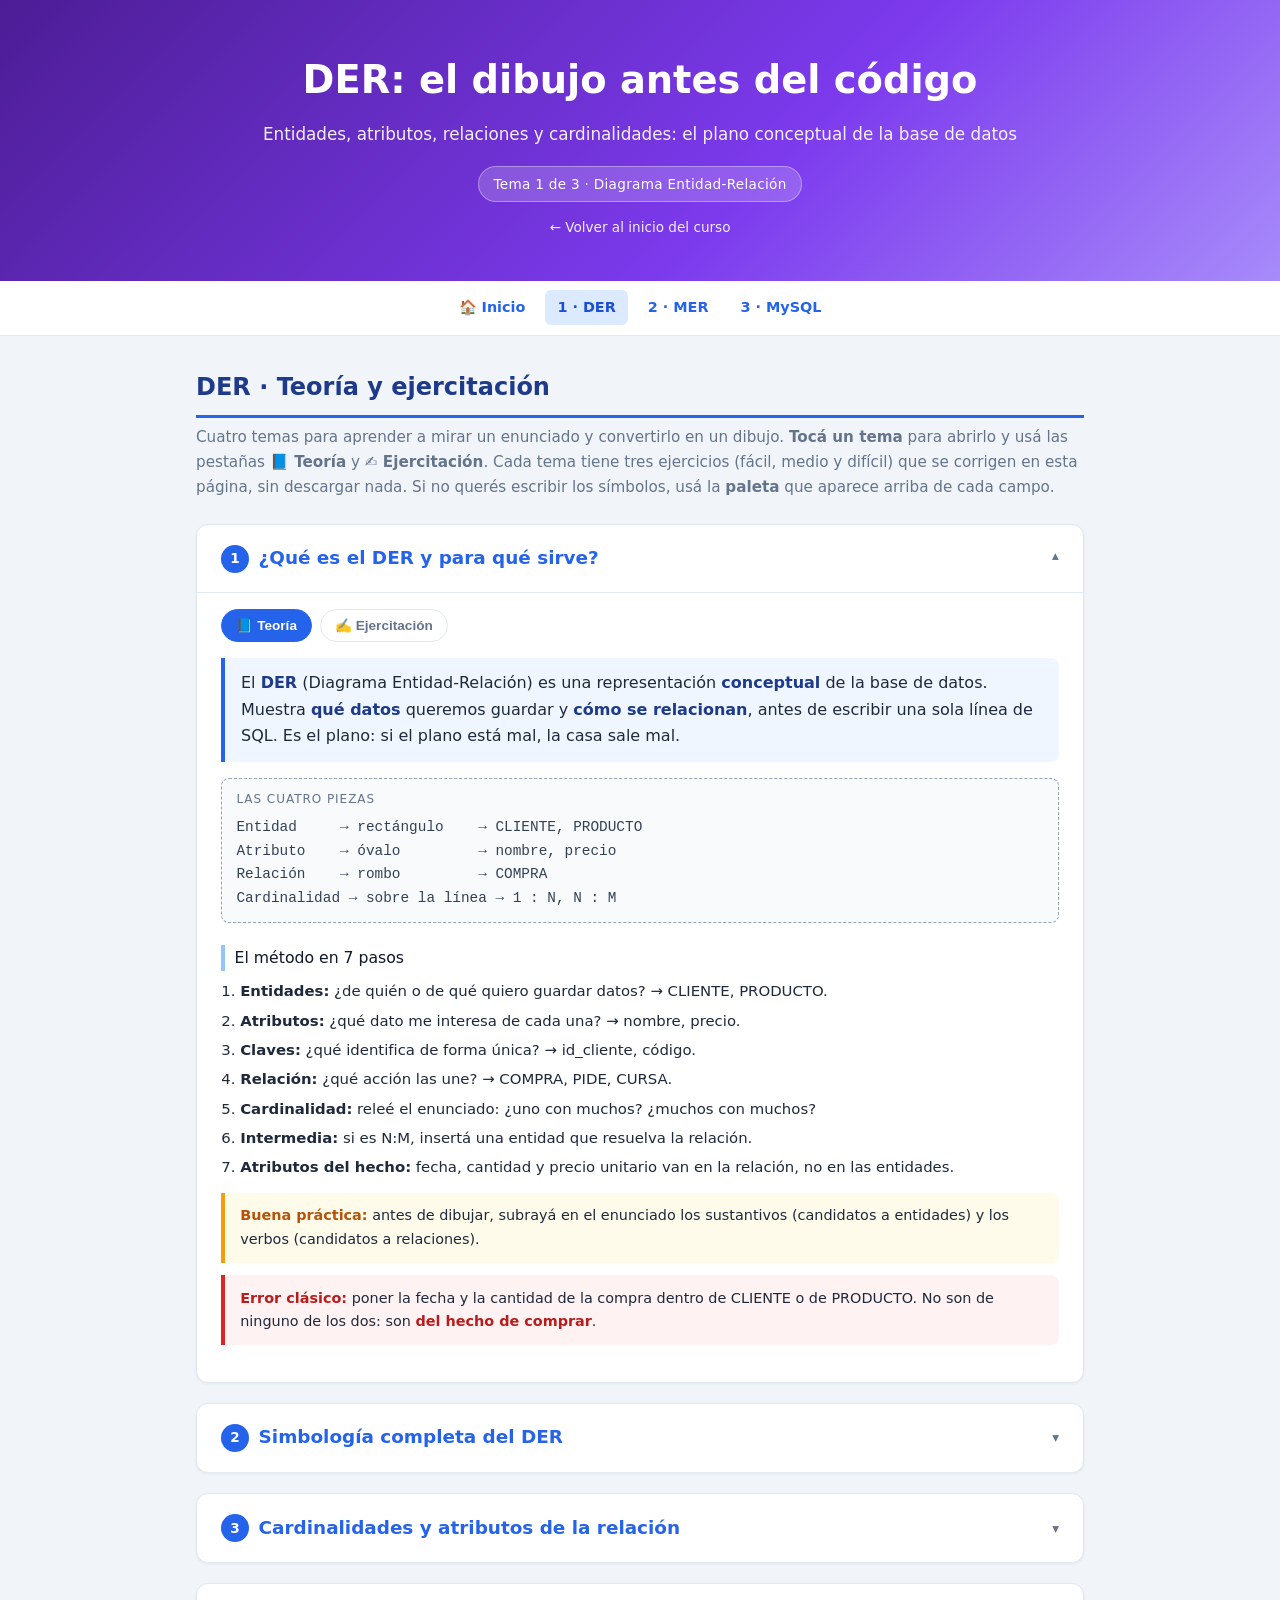
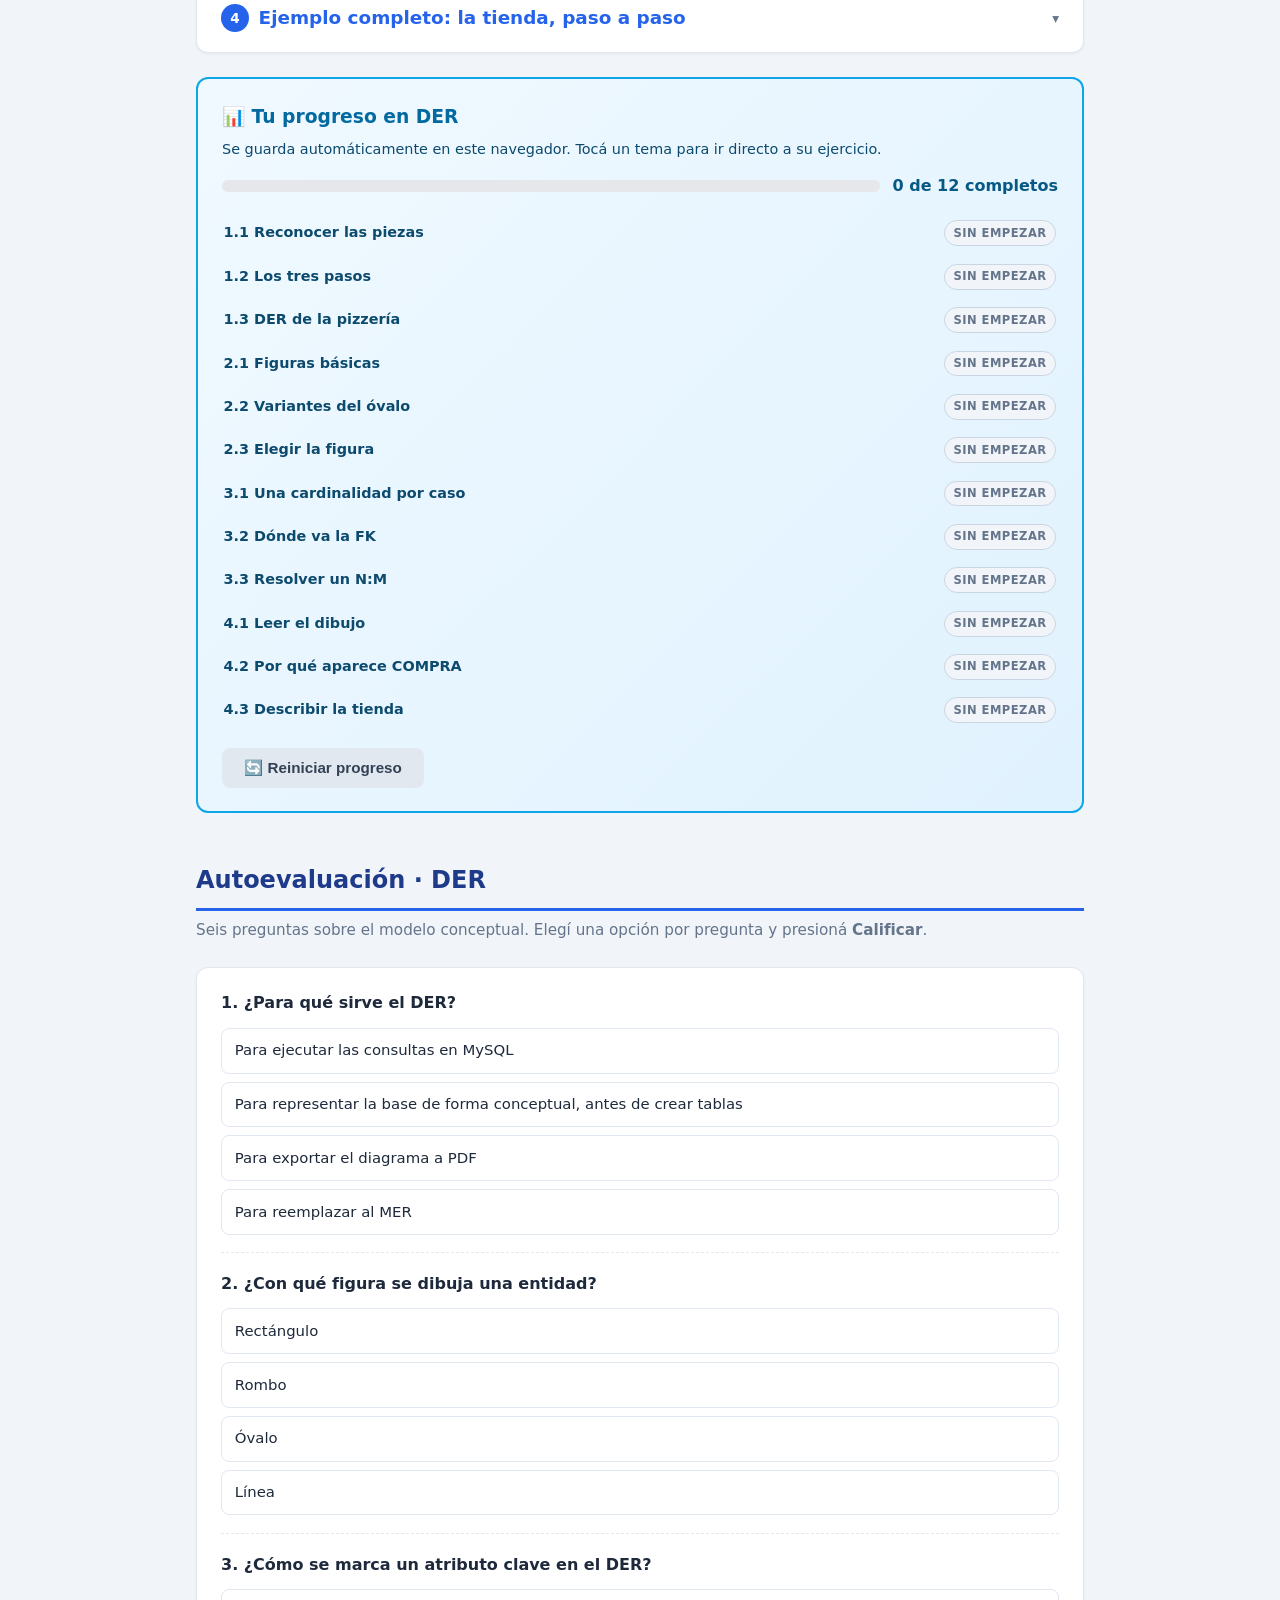
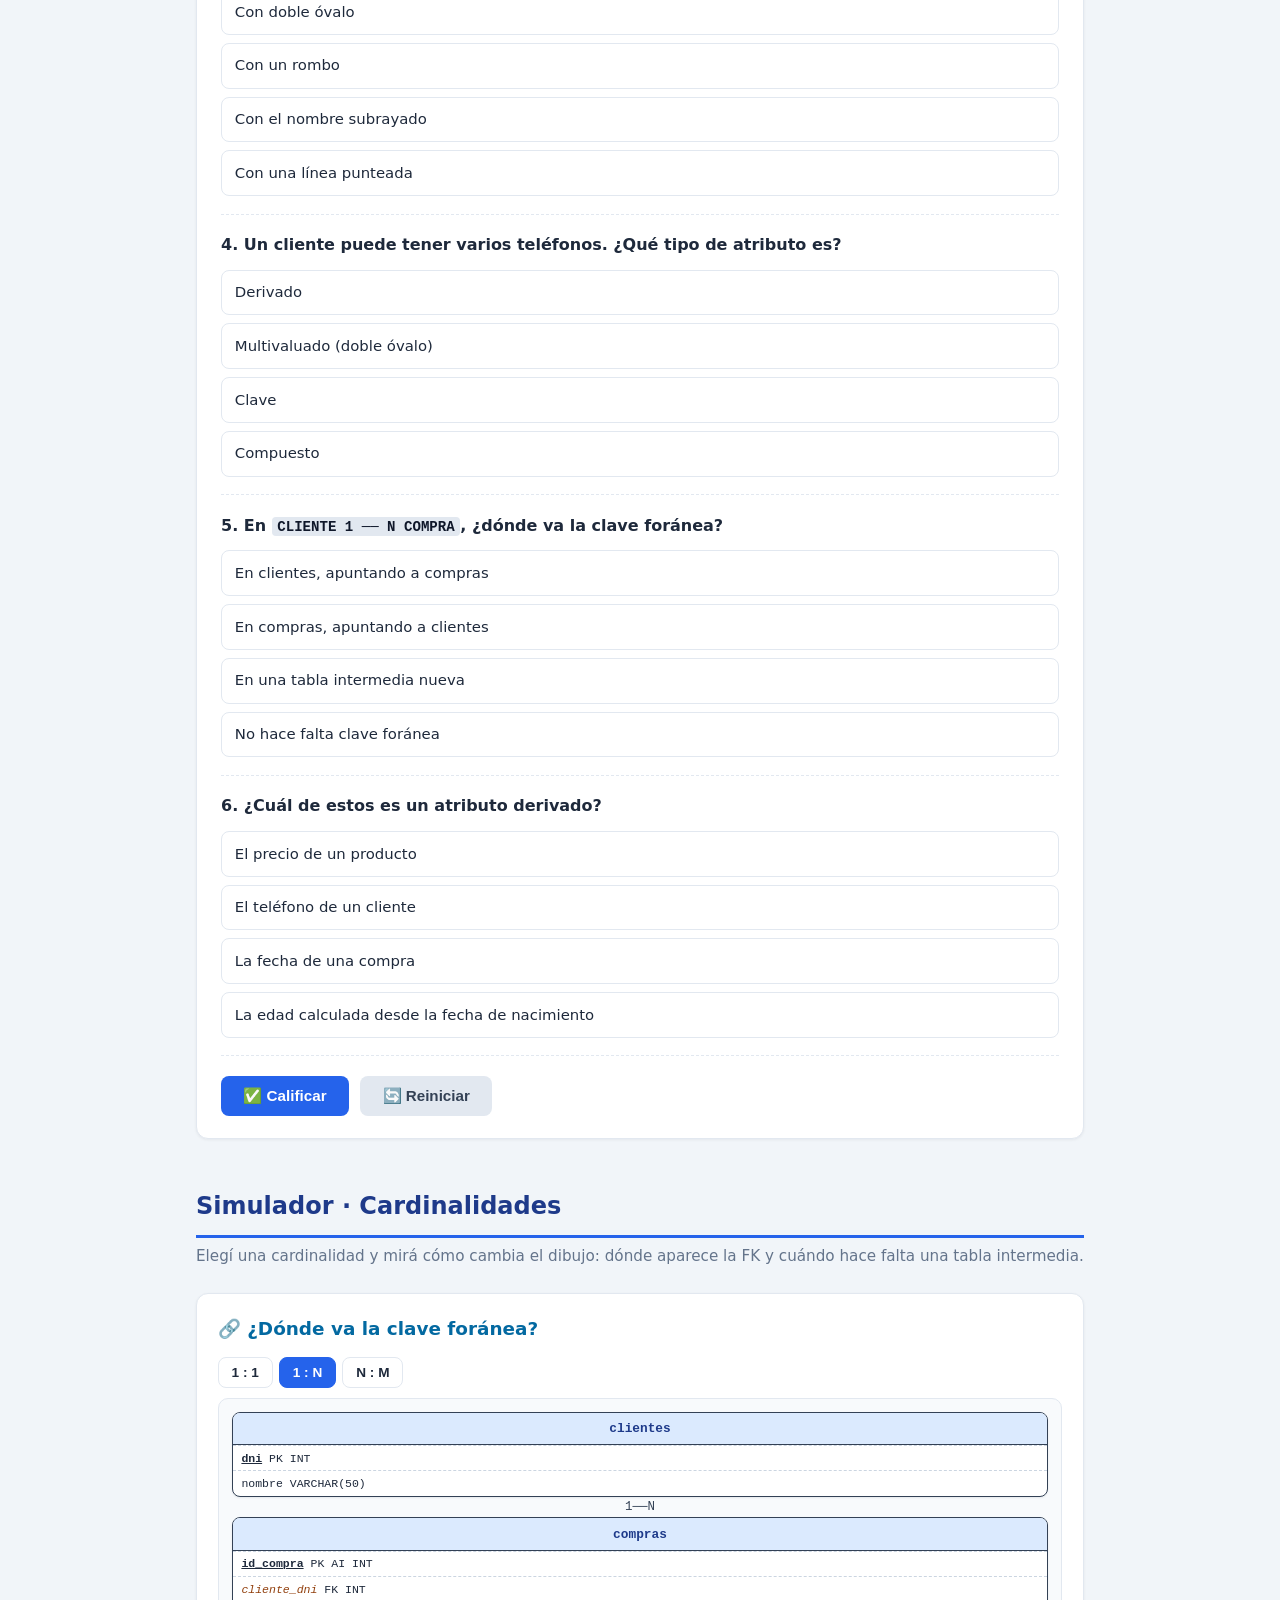
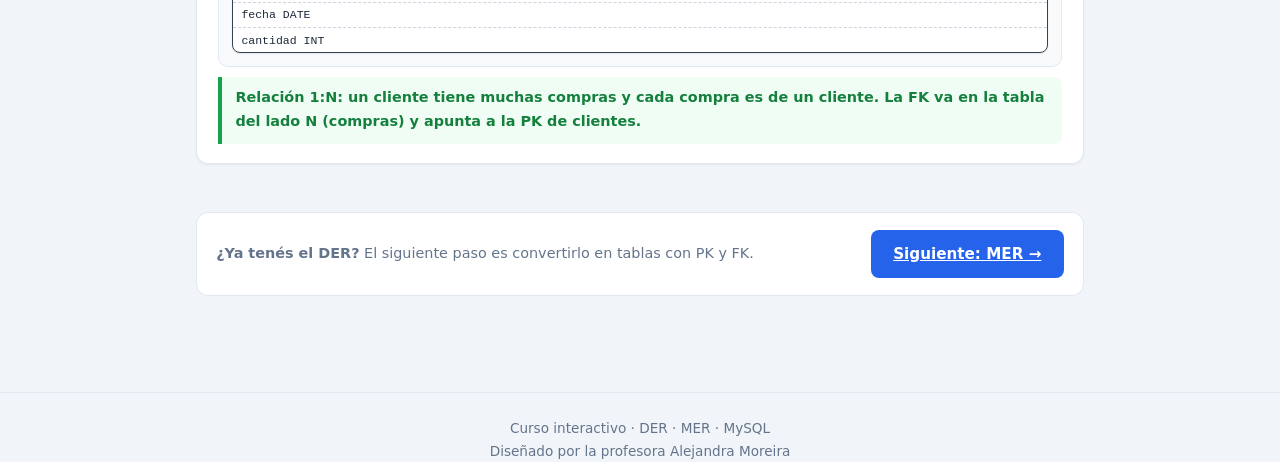
<file: der.html>
<!DOCTYPE html>
<html lang="es">
<head>
    <meta charset="UTF-8">
    <meta name="viewport" content="width=device-width, initial-scale=1.0">
    <title>DER · Símbolos del modelo E-R · Guía interactiva</title>
    <link rel="stylesheet" href="estilos.css">
</head>
<body>

<header class="hero hero-der">
    <h1>DER: el dibujo antes del código</h1>
    <p>Entidades, atributos, relaciones y cardinalidades: el plano conceptual de la base de datos</p>
    <span class="badge">Tema 1 de 3 · Diagrama Entidad-Relación</span>
    <br><a class="back-link" href="index.html">← Volver al inicio del curso</a>
</header>

<nav class="sumario">
    <a href="index.html">🏠 Inicio</a>
    <a href="der.html" class="activo">1 · DER</a>
    <a href="mer.html">2 · MER</a>
    <a href="mysql.html">3 · MySQL</a>
</nav>

<main>

    <section id="teoria">
        <h2 class="section-title">DER · Teoría y ejercitación</h2>
        <p class="section-sub">
            Cuatro temas para aprender a mirar un enunciado y convertirlo en un dibujo.
            <strong>Tocá un tema</strong> para abrirlo y usá las pestañas
            <strong>📘 Teoría</strong> y <strong>✍️ Ejercitación</strong>. Cada tema tiene tres
            ejercicios (fácil, medio y difícil) que se corrigen en esta página, sin descargar nada.
            Si no querés escribir los símbolos, usá la <strong>paleta</strong> que aparece arriba de
            cada campo.
        </p>

        <!-- 1 -->
        <article class="card">
            <h3><span class="num">1</span> ¿Qué es el DER y para qué sirve?</h3>
            <p class="concept">
                El <strong>DER</strong> (Diagrama Entidad-Relación) es una representación
                <strong>conceptual</strong> de la base de datos. Muestra <strong>qué datos</strong>
                queremos guardar y <strong>cómo se relacionan</strong>, antes de escribir una sola
                línea de SQL. Es el plano: si el plano está mal, la casa sale mal.
            </p>

            <div class="syntax">
                <span class="syntax-label">Las cuatro piezas</span>
                Entidad&nbsp;&nbsp;&nbsp;&nbsp;&nbsp;→ rectángulo&nbsp;&nbsp;&nbsp;&nbsp;→ CLIENTE, PRODUCTO<br>
                Atributo&nbsp;&nbsp;&nbsp;&nbsp;→ óvalo&nbsp;&nbsp;&nbsp;&nbsp;&nbsp;&nbsp;&nbsp;&nbsp;&nbsp;→ nombre, precio<br>
                Relación&nbsp;&nbsp;&nbsp;&nbsp;→ rombo&nbsp;&nbsp;&nbsp;&nbsp;&nbsp;&nbsp;&nbsp;&nbsp;&nbsp;→ COMPRA<br>
                Cardinalidad → sobre la línea → 1 : N, N : M
            </div>

            <div class="sub">El método en 7 pasos</div>
            <ol class="explain">
                <li><strong>Entidades:</strong> ¿de quién o de qué quiero guardar datos? → CLIENTE, PRODUCTO.</li>
                <li><strong>Atributos:</strong> ¿qué dato me interesa de cada una? → nombre, precio.</li>
                <li><strong>Claves:</strong> ¿qué identifica de forma única? → id_cliente, código.</li>
                <li><strong>Relación:</strong> ¿qué acción las une? → COMPRA, PIDE, CURSA.</li>
                <li><strong>Cardinalidad:</strong> releé el enunciado: ¿uno con muchos? ¿muchos con muchos?</li>
                <li><strong>Intermedia:</strong> si es N:M, insertá una entidad que resuelva la relación.</li>
                <li><strong>Atributos del hecho:</strong> fecha, cantidad y precio unitario van en la relación, no en las entidades.</li>
            </ol>

            <div class="buenas">
                <strong>Buena práctica:</strong> antes de dibujar, subrayá en el enunciado los sustantivos
                (candidatos a entidades) y los verbos (candidatos a relaciones).
            </div>
            <div class="alerta">
                <strong>Error clásico:</strong> poner la fecha y la cantidad de la compra dentro de CLIENTE
                o de PRODUCTO. No son de ninguno de los dos: son <strong>del hecho de comprar</strong>.
            </div>

            <div class="exercise">
                <h4>✍️ Ejercicio 1.1: reconocé las piezas <span class="ex-level facil">Fácil</span></h4>
                <p class="ex-goal">
                    Leé la frase <em>«El cliente compra un producto»</em> y separá las piezas:
                    ¿cuáles son las <strong>entidades</strong>?, ¿cuál es la <strong>relación</strong>?
                    ¿Qué dato podría ser un <strong>atributo</strong> del cliente?
                </p>
                <textarea class="code-input" id="in-der_1a" spellcheck="false" placeholder="Entidades: ...&#10;Relación: ...&#10;Atributo del cliente: ..."></textarea>
                <div class="ex-actions">
                    <button class="btn btn-primary" onclick="corregir('der_1a')">✅ Corregir</button>
                    <button class="btn btn-ghost" onclick="limpiar('der_1a')">Limpiar</button>
                </div>
                <div class="result" id="res-der_1a"></div>

            </div>

            <div class="exercise">
                <h4>✍️ Ejercicio 1.2: los tres pasos <span class="ex-level media">Medio</span></h4>
                <p class="ex-goal">
                    En una veterinaria se guardan los <strong>dueños</strong> (nombre y teléfono) y las
                    <strong>mascotas</strong> (nombre y especie). Un dueño puede tener varias mascotas y
                    cada mascota pertenece a un solo dueño.<br>
                    Escribí las <strong>entidades</strong>, sus <strong>atributos</strong>, la
                    <strong>relación</strong> y la <strong>cardinalidad</strong>.
                </p>
                <textarea class="code-input" id="in-der_1b" spellcheck="false" placeholder="Entidades: ...&#10;Atributos: ...&#10;Relación: ...&#10;Cardinalidad: ..."></textarea>
                <div class="ex-actions">
                    <button class="btn btn-primary" onclick="corregir('der_1b')">✅ Corregir</button>
                    <button class="btn btn-ghost" onclick="limpiar('der_1b')">Limpiar</button>
                </div>
                <div class="result" id="res-der_1b"></div>

            </div>

            <div class="exercise">
                <h4>✍️ Ejercicio 1.3: el DER completo de la pizzería <span class="ex-level dificil">Difícil</span></h4>
                <p class="ex-goal">
                    <strong>Caso:</strong> se registran los clientes (nombre, apellido y uno o más
                    teléfonos) y las pizzas (nombre, precio). Un cliente pide muchas pizzas y una pizza
                    es pedida por muchos clientes. De cada pedido interesan la fecha y la cantidad.<br>
                    Escribí: <strong>entidades</strong>, <strong>atributos</strong>,
                    <strong>claves</strong>, <strong>relación</strong>, <strong>cardinalidad</strong>,
                    el atributo <strong>multivaluado</strong> y la <strong>entidad intermedia</strong>
                    con sus datos.
                </p>
                <textarea class="code-input" id="in-der_1c" spellcheck="false" placeholder="Entidades: ...&#10;Atributos: ...&#10;Claves: ...&#10;Relación y cardinalidad: ...&#10;Multivaluado: ...&#10;Entidad intermedia: ..."></textarea>
                <div class="ex-actions">
                    <button class="btn btn-primary" onclick="corregir('der_1c')">✅ Corregir</button>
                    <button class="btn btn-ghost" onclick="limpiar('der_1c')">Limpiar</button>
                </div>
                <div class="result" id="res-der_1c"></div>

            </div>
        </article>

        <!-- 2 -->
        <article class="card">
            <h3><span class="num">2</span> Simbología completa del DER</h3>
            <p class="concept">
                Cada figura tiene un significado fijo. Si cambiás el símbolo, cambia el mensaje:
                un rectángulo no es lo mismo que un rombo, y un óvalo simple no es lo mismo que uno
                doble. Estas seis figuras alcanzan para dibujar casi cualquier DER.
            </p>

            <div class="er-grid">
                <div class="er-card">
                    <h4>Entidad → rectángulo</h4>
                    <svg viewBox="0 0 220 100" role="img" aria-label="Entidad representada por un rectángulo">
                        <rect x="45" y="25" width="130" height="50" fill="#dbeafe" stroke="#1e293b" stroke-width="1.6"/>
                        <text x="110" y="56" text-anchor="middle" font-weight="700" font-size="13" fill="#1e293b">CLIENTE</text>
                    </svg>
                    <p>Objeto del que guardamos datos. Su nombre va en MAYÚSCULAS.</p>
                </div>
                <div class="er-card">
                    <h4>Atributo → óvalo</h4>
                    <svg viewBox="0 0 220 110" role="img" aria-label="Atributo representado por un óvalo">
                        <ellipse cx="110" cy="25" rx="44" ry="15" fill="#f1f5f9" stroke="#1e293b" stroke-width="1.5"/>
                        <text x="110" y="29" text-anchor="middle" font-size="11" fill="#1e293b">nombre</text>
                        <line x1="110" y1="40" x2="110" y2="58" stroke="#1e293b" stroke-width="1.5"/>
                        <rect x="45" y="58" width="130" height="40" fill="#dbeafe" stroke="#1e293b" stroke-width="1.5"/>
                        <text x="110" y="83" text-anchor="middle" font-weight="700" font-size="12" fill="#1e293b">CLIENTE</text>
                    </svg>
                    <p>Característica de la entidad, conectada con una línea.</p>
                </div>
                <div class="er-card">
                    <h4>Atributo clave → subrayado</h4>
                    <svg viewBox="0 0 220 110" role="img" aria-label="Atributo clave subrayado">
                        <ellipse cx="110" cy="25" rx="52" ry="15" fill="#f1f5f9" stroke="#1e293b" stroke-width="1.5"/>
                        <text x="110" y="29" text-anchor="middle" font-size="11" text-decoration="underline" fill="#1e293b">id_cliente</text>
                        <line x1="110" y1="40" x2="110" y2="58" stroke="#1e293b" stroke-width="1.5"/>
                        <rect x="45" y="58" width="130" height="40" fill="#dbeafe" stroke="#1e293b" stroke-width="1.5"/>
                        <text x="110" y="83" text-anchor="middle" font-weight="700" font-size="12" fill="#1e293b">CLIENTE</text>
                    </svg>
                    <p>Identifica de forma única. En la base será la <strong>PRIMARY KEY</strong>.</p>
                </div>
                <div class="er-card">
                    <h4>Multivaluado → doble óvalo</h4>
                    <svg viewBox="0 0 220 110" role="img" aria-label="Atributo multivaluado con doble óvalo">
                        <ellipse cx="110" cy="25" rx="52" ry="17" fill="#f1f5f9" stroke="#1e293b" stroke-width="1.5"/>
                        <ellipse cx="110" cy="25" rx="45" ry="11" fill="none" stroke="#1e293b" stroke-width="1"/>
                        <text x="110" y="29" text-anchor="middle" font-size="11" fill="#1e293b">teléfono</text>
                        <line x1="110" y1="42" x2="110" y2="58" stroke="#1e293b" stroke-width="1.5"/>
                        <rect x="45" y="58" width="130" height="40" fill="#dbeafe" stroke="#1e293b" stroke-width="1.5"/>
                        <text x="110" y="83" text-anchor="middle" font-weight="700" font-size="12" fill="#1e293b">CLIENTE</text>
                    </svg>
                    <p>Puede tener varios valores: un cliente con dos teléfonos.</p>
                </div>
                <div class="er-card">
                    <h4>Derivado → óvalo punteado</h4>
                    <svg viewBox="0 0 220 110" role="img" aria-label="Atributo derivado con óvalo punteado">
                        <ellipse cx="110" cy="25" rx="44" ry="15" fill="#fff" stroke="#1e293b" stroke-width="1.5" stroke-dasharray="4 3"/>
                        <text x="110" y="29" text-anchor="middle" font-size="11" fill="#1e293b">edad</text>
                        <line x1="110" y1="40" x2="110" y2="58" stroke="#1e293b" stroke-width="1.5" stroke-dasharray="4 3"/>
                        <rect x="45" y="58" width="130" height="40" fill="#dbeafe" stroke="#1e293b" stroke-width="1.5"/>
                        <text x="110" y="83" text-anchor="middle" font-weight="700" font-size="12" fill="#1e293b">CLIENTE</text>
                    </svg>
                    <p>Se calcula con otro dato (edad desde la fecha de nacimiento). No se guarda.</p>
                </div>
                <div class="er-card">
                    <h4>Relación → rombo</h4>
                    <svg viewBox="0 0 220 110" role="img" aria-label="Relación representada por un rombo">
                        <rect x="4" y="36" width="62" height="36" fill="#dbeafe" stroke="#1e293b" stroke-width="1.5"/>
                        <text x="35" y="58" text-anchor="middle" font-weight="700" font-size="8.5" fill="#1e293b">CLIENTE</text>
                        <line x1="66" y1="54" x2="78" y2="54" stroke="#1e293b" stroke-width="1.5"/>
                        <polygon points="114,26 150,54 114,82 78,54" fill="#fef3c7" stroke="#1e293b" stroke-width="1.5"/>
                        <text x="114" y="57" text-anchor="middle" font-weight="700" font-size="9" fill="#1e293b">COMPRA</text>
                        <line x1="150" y1="54" x2="162" y2="54" stroke="#1e293b" stroke-width="1.5"/>
                        <rect x="162" y="36" width="54" height="36" fill="#dbeafe" stroke="#1e293b" stroke-width="1.5"/>
                        <text x="189" y="58" text-anchor="middle" font-weight="700" font-size="7.5" fill="#1e293b">PRODUCTO</text>
                    </svg>
                    <p>Acción o asociación: COMPRA, TIENE, CURSA, REALIZA, PRESTA.</p>
                </div>
            </div>

            <div class="sub">Resumen de la simbología</div>
            <table class="datos tabla-simbolos">
                <tr><th>Símbolo</th><th>Representa</th></tr>
                <tr>
                    <td>
                        <svg viewBox="0 0 110 46" role="img" aria-label="Rectángulo" class="simbolo">
                            <rect x="18" y="10" width="74" height="26" fill="#dbeafe" stroke="#1e293b" stroke-width="1.6"/>
                        </svg>
                    </td>
                    <td>Entidad</td>
                </tr>
                <tr>
                    <td>
                        <svg viewBox="0 0 110 46" role="img" aria-label="Rombo" class="simbolo">
                            <polygon points="55,5 102,23 55,41 8,23" fill="#dbeafe" stroke="#1e293b" stroke-width="1.6"/>
                        </svg>
                    </td>
                    <td>Relación</td>
                </tr>
                <tr>
                    <td>
                        <svg viewBox="0 0 110 46" role="img" aria-label="Óvalo" class="simbolo">
                            <ellipse cx="55" cy="23" rx="37" ry="15" fill="#dbeafe" stroke="#1e293b" stroke-width="1.6"/>
                        </svg>
                    </td>
                    <td>Atributo</td>
                </tr>
                <tr>
                    <td>
                        <svg viewBox="0 0 110 46" role="img" aria-label="Óvalo con el nombre subrayado" class="simbolo">
                            <ellipse cx="55" cy="23" rx="37" ry="15" fill="#dbeafe" stroke="#1e293b" stroke-width="1.6"/>
                            <text x="55" y="23" text-anchor="middle" font-size="10" fill="#1e293b">id</text>
                            <line x1="48" y1="26" x2="62" y2="26" stroke="#1e293b" stroke-width="1.4"/>
                        </svg>
                    </td>
                    <td>Atributo clave (futura PRIMARY KEY)</td>
                </tr>
                <tr>
                    <td>
                        <svg viewBox="0 0 110 46" role="img" aria-label="Doble óvalo" class="simbolo">
                            <ellipse cx="57" cy="23" rx="37" ry="15" fill="#dbeafe" stroke="#1e293b" stroke-width="1.6"/>
                            <ellipse cx="53" cy="23" rx="37" ry="15" fill="none" stroke="#1e293b" stroke-width="1.6"/>
                        </svg>
                    </td>
                    <td>Atributo multivaluado</td>
                </tr>
                <tr>
                    <td>
                        <svg viewBox="0 0 110 46" role="img" aria-label="Óvalo punteado" class="simbolo">
                            <ellipse cx="55" cy="23" rx="37" ry="15" fill="#dbeafe" stroke="#1e293b" stroke-width="1.6" stroke-dasharray="4 3"/>
                        </svg>
                    </td>
                    <td>Atributo derivado</td>
                </tr>
                <tr>
                    <td>
                        <svg viewBox="0 0 110 46" role="img" aria-label="Línea" class="simbolo">
                            <line x1="8" y1="23" x2="102" y2="23" stroke="#1e293b" stroke-width="1.6"/>
                            <circle cx="8" cy="23" r="3" fill="#1e293b"/>
                            <circle cx="102" cy="23" r="3" fill="#1e293b"/>
                        </svg>
                    </td>
                    <td>Conecta los elementos</td>
                </tr>
                <tr>
                    <td>
                        <svg viewBox="0 0 110 46" role="img" aria-label="Cardinalidades 1 a 1, 1 a N y N a M sobre la línea" class="simbolo">
                            <line x1="10" y1="23" x2="100" y2="23" stroke="#1e293b" stroke-width="1.6"/>
                            <text x="10" y="16" text-anchor="middle" font-size="10" fill="#1e293b">1</text>
                            <text x="100" y="16" text-anchor="middle" font-size="10" fill="#1e293b">N</text>
                            <text x="10" y="38" text-anchor="middle" font-size="10" fill="#1e293b">1:1</text>
                            <text x="55" y="38" text-anchor="middle" font-size="10" fill="#1e293b">1:N</text>
                            <text x="100" y="38" text-anchor="middle" font-size="10" fill="#1e293b">N:M</text>
                        </svg>
                    </td>
                    <td>Cardinalidades sobre la línea</td>
                </tr>
            </table>

            <div class="exercise">
                <h4>✍️ Ejercicio 2.1: las tres figuras básicas <span class="ex-level facil">Fácil</span></h4>
                <p class="ex-goal">
                    Usá la <strong>paleta de símbolos</strong> (debajo) o escribí con tus palabras:
                    ¿qué representa el <strong>rectángulo</strong>, el <strong>rombo</strong> y el
                    <strong>óvalo</strong>?
                </p>
                <textarea class="code-input" id="in-der_2a" spellcheck="false" placeholder="Rectángulo: ...&#10;Rombo: ...&#10;Óvalo: ..."></textarea>
                <div class="ex-actions">
                    <button class="btn btn-primary" onclick="corregir('der_2a')">✅ Corregir</button>
                    <button class="btn btn-ghost" onclick="limpiar('der_2a')">Limpiar</button>
                </div>
                <div class="result" id="res-der_2a"></div>

            </div>

            <div class="exercise">
                <h4>✍️ Ejercicio 2.2: las variantes del óvalo <span class="ex-level media">Medio</span></h4>
                <p class="ex-goal">
                    Ahora las tres variantes: ¿qué significa un <strong>óvalo subrayado</strong>, un
                    <strong>doble óvalo</strong> y un <strong>óvalo punteado</strong>?
                </p>
                <textarea class="code-input" id="in-der_2b" spellcheck="false" placeholder="Óvalo subrayado: ...&#10;Doble óvalo: ...&#10;Óvalo punteado: ..."></textarea>
                <div class="ex-actions">
                    <button class="btn btn-primary" onclick="corregir('der_2b')">✅ Corregir</button>
                    <button class="btn btn-ghost" onclick="limpiar('der_2b')">Limpiar</button>
                </div>
                <div class="result" id="res-der_2b"></div>

            </div>

            <div class="exercise">
                <h4>✍️ Ejercicio 2.3: elegí la figura para la veterinaria <span class="ex-level dificil">Difícil</span></h4>
                <p class="ex-goal">
                    Para el DER de la veterinaria, indicá qué figura usarías para cada elemento:
                    <strong>DUEÑO</strong>, <strong>nombre</strong>, <strong>TIENE</strong>,
                    <strong>teléfono</strong> (un dueño puede tener varios) y <strong>id_duenio</strong> (la clave).
                    Podés tocar los botones de la paleta.
                </p>
                <textarea class="code-input" id="in-der_2c" spellcheck="false" placeholder="DUEÑO: ...&#10;nombre: ...&#10;TIENE: ...&#10;teléfono: ...&#10;id_duenio: ..."></textarea>
                <div class="ex-actions">
                    <button class="btn btn-primary" onclick="corregir('der_2c')">✅ Corregir</button>
                    <button class="btn btn-ghost" onclick="limpiar('der_2c')">Limpiar</button>
                </div>
                <div class="result" id="res-der_2c"></div>

            </div>
        </article>

        <!-- 3 -->
        <article class="card">
            <h3><span class="num">3</span> Cardinalidades y atributos de la relación</h3>
            <p class="concept">
                La <strong>cardinalidad</strong> indica <strong>cuántas instancias</strong> de una
                entidad pueden relacionarse con cuántas de la otra. Se escribe <strong>sobre la
                línea</strong> y se lee desde cada extremo: no es lo mismo <strong>1:N</strong> que
                <strong>N:1</strong>.
            </p>
            <div class="syntax">
                <span class="syntax-label">Se lee así</span>
                CLIENTE 1 ──── N COMPRA&nbsp;&nbsp;→ un cliente realiza MUCHAS compras;<br>
                &nbsp;&nbsp;&nbsp;&nbsp;&nbsp;&nbsp;&nbsp;&nbsp;&nbsp;&nbsp;&nbsp;&nbsp;&nbsp;&nbsp;&nbsp;&nbsp;&nbsp;&nbsp;&nbsp;&nbsp;&nbsp;&nbsp;&nbsp;&nbsp;&nbsp;&nbsp;&nbsp;&nbsp;&nbsp;&nbsp;&nbsp;cada compra pertenece a UN cliente.
            </div>

            <div class="sub">Los tres tipos</div>
            <table class="datos">
                <tr><th>Cardinalidad</th><th>Ejemplo</th><th>Lectura</th><th>En el MER</th></tr>
                <tr>
                    <td><strong>1 : 1</strong></td><td>PERSONA – DNI</td>
                    <td>Una persona tiene un solo DNI y un DNI pertenece a una sola persona.</td>
                    <td>Una de las dos tablas lleva la FK (con UNIQUE). No hay intermedia.</td>
                </tr>
                <tr>
                    <td><strong>1 : N</strong></td><td>CLIENTE – COMPRA</td>
                    <td>Un cliente realiza muchas compras; cada compra es de un solo cliente.</td>
                    <td>La FK va en la tabla del lado <strong>N</strong> (compras → cliente_id).</td>
                </tr>
                <tr>
                    <td><strong>N : M</strong></td><td>CLIENTE – PRODUCTO</td>
                    <td>Muchos clientes compran muchos productos.</td>
                    <td>Se crea una <strong>tabla intermedia</strong> con dos FK. No se resuelve con una sola FK.</td>
                </tr>
            </table>

            <div class="sub">Atributos de la relación</div>
            <p style="font-size:.93rem;margin:.2rem 0 .6rem;">
                Una relación también puede tener <strong>atributos propios</strong>. En la compra,
                <code class="inline">fecha</code> y <code class="inline">cantidad</code> no son del
                cliente ni del producto por separado: son <strong>del hecho de comprar</strong>.
            </p>
            <pre><code><span class="cmt">-- En el DER: el rombo COMPRA tiene colgando fecha y cantidad.</span>
<span class="cmt">-- En el MER: esos atributos pasan a la tabla intermedia compras.</span>
compras
  id_compra    PK
  cliente_id   FK  -> clientes
  producto_id  FK  -> productos
  fecha
  cantidad</code></pre>

            <div class="okbox">
                <strong>Regla de oro:</strong> si la relación es <strong>N:M</strong>, se convierte en
                una <strong>entidad intermedia</strong>. Sus atributos (fecha, cantidad) se mudan con
                ella y quedan como columnas de esa tabla.
            </div>
            <div class="alerta">
                <strong>Error clásico:</strong> intentar resolver un N:M con una sola clave foránea.
                Una compra puede tener varios productos y un producto aparece en varias compras: hace
                falta la intermedia.
            </div>

            <div class="exercise">
                <h4>✍️ Ejercicio 3.1: una cardinalidad por caso <span class="ex-level facil">Fácil</span></h4>
                <p class="ex-goal">
                    Escribí <strong>una línea por caso</strong> con la cardinalidad que corresponde:
                    <strong>(a)</strong> PERSONA – DNI, <strong>(b)</strong> CLIENTE – COMPRA,
                    <strong>(c)</strong> CLIENTE – PRODUCTO.
                </p>
                <textarea class="code-input" id="in-der_3a" spellcheck="false" placeholder="(a) PERSONA - DNI: ...&#10;(b) CLIENTE - COMPRA: ...&#10;(c) CLIENTE - PRODUCTO: ..."></textarea>
                <div class="ex-actions">
                    <button class="btn btn-primary" onclick="corregir('der_3a')">✅ Corregir</button>
                    <button class="btn btn-ghost" onclick="limpiar('der_3a')">Limpiar</button>
                </div>
                <div class="result" id="res-der_3a"></div>

            </div>

            <div class="exercise">
                <h4>✍️ Ejercicio 3.2: dónde va la clave foránea <span class="ex-level media">Medio</span></h4>
                <p class="ex-goal">
                    En la relación <strong>1:N</strong> entre CLIENTE y COMPRA: ¿en qué tabla va la
                    <strong>FK</strong>?, ¿cómo se llama esa columna?, ¿qué significa que un cliente
                    tenga muchas compras?
                </p>
                <textarea class="code-input" id="in-der_3b" spellcheck="false" placeholder="La FK va en: ...&#10;Se llama: ...&#10;Significa: ..."></textarea>
                <div class="ex-actions">
                    <button class="btn btn-primary" onclick="corregir('der_3b')">✅ Corregir</button>
                    <button class="btn btn-ghost" onclick="limpiar('der_3b')">Limpiar</button>
                </div>
                <div class="result" id="res-der_3b"></div>

            </div>

            <div class="exercise">
                <h4>✍️ Ejercicio 3.3: resolver un N:M <span class="ex-level dificil">Difícil</span></h4>
                <p class="ex-goal">
                    Muchos clientes compran muchos productos. ¿Qué <strong>cardinalidad</strong> es?,
                    ¿qué <strong>tabla</strong> hace falta agregar?, ¿cuántas <strong>FK</strong> lleva y
                    <strong>qué datos propios</strong> puede guardar?
                </p>
                <textarea class="code-input" id="in-der_3c" spellcheck="false" placeholder="Cardinalidad: ...&#10;Hace falta: ...&#10;Cantidad de FK: ...&#10;Datos propios: ..."></textarea>
                <div class="ex-actions">
                    <button class="btn btn-primary" onclick="corregir('der_3c')">✅ Corregir</button>
                    <button class="btn btn-ghost" onclick="limpiar('der_3c')">Limpiar</button>
                </div>
                <div class="result" id="res-der_3c"></div>

            </div>
        </article>

        <!-- 4 -->
        <article class="card">
            <h3><span class="num">4</span> Ejemplo completo: la tienda, paso a paso</h3>
            <p class="concept">
                Este es el DER que se repite en todo el curso: <strong>CLIENTE</strong> realiza
                <strong>COMPRA</strong> de <strong>PRODUCTO</strong>. La compra registra
                <strong>fecha</strong> y <strong>cantidad</strong>. Como un cliente compra muchos
                productos y un producto es comprado por muchos clientes, la relación original es
                <strong>N:M</strong> y se resuelve con la entidad intermedia <strong>COMPRA</strong>.
            </p>

            <figure class="figure">
                <svg viewBox="0 0 280 470" role="img" aria-label="DER completo de la tienda" style="max-width:300px">
                    <ellipse cx="140" cy="18" rx="42" ry="13" fill="#f1f5f9" stroke="#1e293b" stroke-width="1.3"/>
                    <text x="140" y="22" text-anchor="middle" font-size="10.5" fill="#1e293b">nombre</text>
                    <line x1="140" y1="31" x2="140" y2="39" stroke="#1e293b" stroke-width="1.3"/>
                    <ellipse cx="140" cy="52" rx="50" ry="13" fill="#f1f5f9" stroke="#1e293b" stroke-width="1.3"/>
                    <text x="140" y="56" text-anchor="middle" font-size="10.5" text-decoration="underline" fill="#1e293b">id_cliente</text>
                    <line x1="140" y1="65" x2="140" y2="79" stroke="#1e293b" stroke-width="1.3"/>
                    <rect x="74" y="79" width="132" height="44" fill="#dbeafe" stroke="#1e293b" stroke-width="1.4"/>
                    <text x="140" y="106" text-anchor="middle" font-weight="700" font-size="12" fill="#1e293b">CLIENTE</text>
                    <line x1="140" y1="123" x2="140" y2="146" stroke="#1e293b" stroke-width="1.4"/>
                    <text x="148" y="136" font-weight="700" font-size="12" fill="#1e293b">1</text>
                    <polygon points="140,146 190,172 140,198 90,172" fill="#fef3c7" stroke="#1e293b" stroke-width="1.4"/>
                    <text x="140" y="176" text-anchor="middle" font-weight="700" font-size="11" fill="#1e293b">REALIZA</text>
                    <line x1="140" y1="198" x2="140" y2="233" stroke="#1e293b" stroke-width="1.4"/>
                    <text x="148" y="214" font-weight="700" font-size="12" fill="#1e293b">N</text>
                    <ellipse cx="60" cy="240" rx="36" ry="13" fill="#f1f5f9" stroke="#1e293b" stroke-width="1.3"/>
                    <text x="60" y="244" text-anchor="middle" font-size="10" fill="#1e293b">fecha</text>
                    <line x1="96" y1="249" x2="112" y2="258" stroke="#1e293b" stroke-width="1.2"/>
                    <ellipse cx="220" cy="240" rx="43" ry="13" fill="#f1f5f9" stroke="#1e293b" stroke-width="1.3"/>
                    <text x="220" y="244" text-anchor="middle" font-size="10" fill="#1e293b">cantidad</text>
                    <line x1="184" y1="249" x2="168" y2="258" stroke="#1e293b" stroke-width="1.2"/>
                    <rect x="74" y="233" width="132" height="44" fill="#dbeafe" stroke="#1e293b" stroke-width="1.4"/>
                    <text x="140" y="260" text-anchor="middle" font-weight="700" font-size="12" fill="#1e293b">COMPRA</text>
                    <line x1="140" y1="277" x2="140" y2="301" stroke="#1e293b" stroke-width="1.4"/>
                    <text x="148" y="288" font-weight="700" font-size="12" fill="#1e293b">N</text>
                    <polygon points="140,301 190,327 140,353 90,327" fill="#fef3c7" stroke="#1e293b" stroke-width="1.4"/>
                    <text x="140" y="331" text-anchor="middle" font-weight="700" font-size="11" fill="#1e293b">INCLUYE</text>
                    <line x1="140" y1="353" x2="140" y2="380" stroke="#1e293b" stroke-width="1.4"/>
                    <text x="148" y="366" font-weight="700" font-size="12" fill="#1e293b">1</text>
                    <rect x="69" y="380" width="142" height="44" fill="#dbeafe" stroke="#1e293b" stroke-width="1.4"/>
                    <text x="140" y="407" text-anchor="middle" font-weight="700" font-size="12" fill="#1e293b">PRODUCTO</text>
                    <ellipse cx="62" cy="450" rx="40" ry="12" fill="#f1f5f9" stroke="#1e293b" stroke-width="1.3"/>
                    <text x="62" y="454" text-anchor="middle" font-size="9.5" fill="#1e293b">nombre</text>
                    <line x1="92" y1="438" x2="108" y2="421" stroke="#1e293b" stroke-width="1.1"/>
                    <ellipse cx="218" cy="450" rx="38" ry="12" fill="#f1f5f9" stroke="#1e293b" stroke-width="1.3"/>
                    <text x="218" y="454" text-anchor="middle" font-size="9.5" fill="#1e293b">precio</text>
                    <line x1="188" y1="438" x2="172" y2="421" stroke="#1e293b" stroke-width="1.1"/>
                </svg>
                <figcaption>
                    CLIENTE con sus atributos, rombo REALIZA (1:N), la entidad intermedia COMPRA con
                    fecha y cantidad, rombo INCLUYE (N:1) y PRODUCTO con nombre y precio.
                </figcaption>
            </figure>

            <div class="sub">Cómo se lee el diagrama</div>
            <table class="datos">
                <tr><th>Tramo</th><th>Cardinalidad</th><th>Qué significa</th></tr>
                <tr><td>CLIENTE — REALIZA — COMPRA</td><td>1 : N</td><td>Un cliente tiene muchas compras; cada compra es de un cliente.</td></tr>
                <tr><td>COMPRA — INCLUYE — PRODUCTO</td><td>N : 1</td><td>Muchas compras incluyen el mismo producto; cada compra incluye un producto.</td></tr>
                <tr><td>COMPRA (intermedia)</td><td>—</td><td>Guarda las dos FK y sus atributos propios: fecha y cantidad.</td></tr>
            </table>

            <div class="buenas">
                <strong>Fijate en el dibujo:</strong> COMPRA aparece como <strong>rectángulo</strong>
                (entidad intermedia) y ya no como rombo. Los rombos que quedan son REALIZA e INCLUYE,
                cada uno con cardinalidad 1:N o N:1.
            </div>
            <div class="alerta">
                <strong>No confundas:</strong> el rombo representa la relación; la entidad intermedia
                representa la <strong>tabla que resuelve</strong> un N:M. Al pasar al MER, COMPRA se
                convierte en la tabla <code class="inline">compras</code>.
            </div>

            <div class="exercise">
                <h4>✍️ Ejercicio 4.1: leer el dibujo <span class="ex-level facil">Fácil</span></h4>
                <p class="ex-goal">
                    Mirá el diagrama de la tienda: ¿cuáles son las <strong>dos entidades</strong>?
                    ¿Qué <strong>cardinalidad</strong> tenía la relación original entre ellas?
                </p>
                <textarea class="code-input" id="in-der_4a" spellcheck="false" placeholder="Entidades: ...&#10;Cardinalidad: ..."></textarea>
                <div class="ex-actions">
                    <button class="btn btn-primary" onclick="corregir('der_4a')">✅ Corregir</button>
                    <button class="btn btn-ghost" onclick="limpiar('der_4a')">Limpiar</button>
                </div>
                <div class="result" id="res-der_4a"></div>

            </div>

            <div class="exercise">
                <h4>✍️ Ejercicio 4.2: por qué aparece COMPRA <span class="ex-level media">Medio</span></h4>
                <p class="ex-goal">
                    En el dibujo, COMPRA figura como <strong>rectángulo</strong> y no como rombo.
                    Explicá <strong>por qué</strong>, <strong>qué atributos</strong> lleva y
                    <strong>qué dos FK</strong> guarda.
                </p>
                <textarea class="code-input" id="in-der_4b" spellcheck="false" placeholder="COMPRA es: ...&#10;Porque la relación original es: ...&#10;Atributos: ...&#10;FK: ..."></textarea>
                <div class="ex-actions">
                    <button class="btn btn-primary" onclick="corregir('der_4b')">✅ Corregir</button>
                    <button class="btn btn-ghost" onclick="limpiar('der_4b')">Limpiar</button>
                </div>
                <div class="result" id="res-der_4b"></div>

            </div>

            <div class="exercise">
                <h4>✍️ Ejercicio 4.3: describí el DER de la tienda <span class="ex-level dificil">Difícil</span></h4>
                <p class="ex-goal">
                    Explicá con tus palabras: <strong>qué entidades</strong> hay,
                    <strong>qué relación</strong> las une, <strong>qué cardinalidad</strong> tiene,
                    <strong>por qué</strong> aparece una entidad intermedia y <strong>qué atributos</strong>
                    lleva. Mencioná las <strong>dos relaciones 1:N</strong> que quedan en el dibujo.
                </p>
                <textarea class="code-input" id="in-der_4c" spellcheck="false" placeholder="Entidades: ...&#10;Relación y cardinalidad: ...&#10;Entidad intermedia: ...&#10;Atributos de la intermedia: ...&#10;Relaciones 1:N: ..."></textarea>
                <div class="ex-actions">
                    <button class="btn btn-primary" onclick="corregir('der_4c')">✅ Corregir</button>
                    <button class="btn btn-ghost" onclick="limpiar('der_4c')">Limpiar</button>
                </div>
                <div class="result" id="res-der_4c"></div>

            </div>
        </article>

        <!-- Progreso -->
        <div class="progress-card" id="progreso">
            <h3>📊 Tu progreso en DER</h3>
            <p style="margin:0;font-size:.9rem;color:#0c4a6e;">
                Se guarda automáticamente en este navegador. Tocá un tema para ir directo a su ejercicio.
            </p>
            <div class="progress-top">
                <div class="score-bar"><div class="score-fill" id="progreso-barra" style="width:0%"></div></div>
                <span class="progress-pct" id="progreso-texto">0 de 4 completos</span>
            </div>
            <ul class="progress-list" id="progreso-lista"></ul>
            <div class="quiz-actions">
                <button class="btn btn-ghost" onclick="reiniciarTodo()">🔄 Reiniciar progreso</button>
            </div>
        </div>
    </section>

    <!-- Autoevaluación -->
    <section id="quiz">
        <h2 class="section-title">Autoevaluación · DER</h2>
        <p class="section-sub">
            Seis preguntas sobre el modelo conceptual. Elegí una opción por pregunta y presioná
            <strong>Calificar</strong>.
        </p>
        <div class="card">
            <div class="quiz-question" data-answer="b">
                <p class="q-text">1. ¿Para qué sirve el DER?</p>
                <ul class="options-list">
                    <li data-opt="a">Para ejecutar las consultas en MySQL</li>
                    <li data-opt="b">Para representar la base de forma conceptual, antes de crear tablas</li>
                    <li data-opt="c">Para exportar el diagrama a PDF</li>
                    <li data-opt="d">Para reemplazar al MER</li>
                </ul>
            </div>
            <div class="quiz-question" data-answer="a">
                <p class="q-text">2. ¿Con qué figura se dibuja una entidad?</p>
                <ul class="options-list">
                    <li data-opt="a">Rectángulo</li>
                    <li data-opt="b">Rombo</li>
                    <li data-opt="c">Óvalo</li>
                    <li data-opt="d">Línea</li>
                </ul>
            </div>
            <div class="quiz-question" data-answer="c">
                <p class="q-text">3. ¿Cómo se marca un atributo clave en el DER?</p>
                <ul class="options-list">
                    <li data-opt="a">Con doble óvalo</li>
                    <li data-opt="b">Con un rombo</li>
                    <li data-opt="c">Con el nombre subrayado</li>
                    <li data-opt="d">Con una línea punteada</li>
                </ul>
            </div>
            <div class="quiz-question" data-answer="b">
                <p class="q-text">4. Un cliente puede tener varios teléfonos. ¿Qué tipo de atributo es?</p>
                <ul class="options-list">
                    <li data-opt="a">Derivado</li>
                    <li data-opt="b">Multivaluado (doble óvalo)</li>
                    <li data-opt="c">Clave</li>
                    <li data-opt="d">Compuesto</li>
                </ul>
            </div>
            <div class="quiz-question" data-answer="b">
                <p class="q-text">5. En <code class="inline">CLIENTE 1 ── N COMPRA</code>, ¿dónde va la clave foránea?</p>
                <ul class="options-list">
                    <li data-opt="a">En clientes, apuntando a compras</li>
                    <li data-opt="b">En compras, apuntando a clientes</li>
                    <li data-opt="c">En una tabla intermedia nueva</li>
                    <li data-opt="d">No hace falta clave foránea</li>
                </ul>
            </div>
            <div class="quiz-question" data-answer="d">
                <p class="q-text">6. ¿Cuál de estos es un atributo derivado?</p>
                <ul class="options-list">
                    <li data-opt="a">El precio de un producto</li>
                    <li data-opt="b">El teléfono de un cliente</li>
                    <li data-opt="c">La fecha de una compra</li>
                    <li data-opt="d">La edad calculada desde la fecha de nacimiento</li>
                </ul>
            </div>
            <div class="quiz-actions">
                <button class="btn btn-primary" onclick="calificarQuiz('quiz','score-banner')">✅ Calificar</button>
                <button class="btn btn-ghost" onclick="reiniciarQuiz('quiz','score-banner')">🔄 Reiniciar</button>
            </div>
            <div id="score-banner"></div>
        </div>
    </section>

    <!-- Simulador -->
    <section id="simuladores">
        <h2 class="section-title">Simulador · Cardinalidades</h2>
        <p class="section-sub">
            Elegí una cardinalidad y mirá cómo cambia el dibujo: dónde aparece la FK y cuándo hace
            falta una tabla intermedia.
        </p>
        <div class="card sim">
            <h3>🔗 ¿Dónde va la clave foránea?</h3>
            <div class="num-btns" id="card-btns">
                <button type="button" data-card="1:1">1 : 1</button>
                <button type="button" data-card="1:N">1 : N</button>
                <button type="button" data-card="N:M">N : M</button>
            </div>
            <div class="sim-panel" id="card-out"></div>
            <div class="sim-msg" id="card-msg"></div>
        </div>
    </section>

    <div class="next-topic">
        <p><strong>¿Ya tenés el DER?</strong> El siguiente paso es convertirlo en tablas con PK y FK.</p>
        <a class="btn btn-primary" href="mer.html">Siguiente: MER →</a>
    </div>

</main>

<footer class="pie">
    Curso interactivo · DER · MER · MySQL<br>Diseñado por la profesora Alejandra Moreira
</footer>

<script>
window.GUIA = {
    prefijo: 'der_',
    paleta: [
        { etiqueta: 'Rectángulo', inserta: 'rectángulo', icono: 'rect' },
        { etiqueta: 'Rombo', inserta: 'rombo', icono: 'rombo' },
        { etiqueta: 'Óvalo', inserta: 'óvalo', icono: 'ovalo' },
        { etiqueta: 'Óvalo subrayado', inserta: 'óvalo subrayado (clave)', icono: 'ovalo-clave' },
        { etiqueta: 'Doble óvalo', inserta: 'doble óvalo (multivaluado)', icono: 'doble-ovalo' },
        { etiqueta: 'Óvalo punteado', inserta: 'óvalo punteado (derivado)', icono: 'ovalo-punteado' },
        { etiqueta: '1:1', inserta: '1:1' },
        { etiqueta: '1:N', inserta: '1:N' },
        { etiqueta: 'N:M', inserta: 'N:M' }
    ],
    temas: [
        { id: 'der_1a', nombre: '1.1 Reconocer las piezas' },
        { id: 'der_1b', nombre: '1.2 Los tres pasos' },
        { id: 'der_1c', nombre: '1.3 DER de la pizzería' },
        { id: 'der_2a', nombre: '2.1 Figuras básicas' },
        { id: 'der_2b', nombre: '2.2 Variantes del óvalo' },
        { id: 'der_2c', nombre: '2.3 Elegir la figura' },
        { id: 'der_3a', nombre: '3.1 Una cardinalidad por caso' },
        { id: 'der_3b', nombre: '3.2 Dónde va la FK' },
        { id: 'der_3c', nombre: '3.3 Resolver un N:M' },
        { id: 'der_4a', nombre: '4.1 Leer el dibujo' },
        { id: 'der_4b', nombre: '4.2 Por qué aparece COMPRA' },
        { id: 'der_4c', nombre: '4.3 Describir la tienda' }
    ],
    ejercicios: {
        der_1a: [
            { d: 'Reconoce CLIENTE como entidad', f: function (c) { return /cliente/.test(c); } },
            { d: 'Reconoce PRODUCTO como entidad', f: function (c) { return /producto/.test(c); } },
            { d: 'Reconoce COMPRA (o COMPRAR) como relación', f: function (c) { return /\bcompr/.test(c); } },
            { d: 'Propone un atributo del cliente (nombre, apellido o teléfono)', f: function (c) { return /nombre|apellido|telefono/.test(c); } }
        ],
        der_1b: [
            { d: 'Nombra la entidad DUEÑO', f: function (c) { return /duen|propietari|\bamo\b/.test(c); } },
            { d: 'Nombra la entidad MASCOTA', f: function (c) { return /mascota/.test(c); } },
            { d: 'Incluye nombre y teléfono como atributos', f: function (c) { return /nombre/.test(c) && /telefono/.test(c); } },
            { d: 'Nombra la relación TIENE (o POSEE)', f: function (c) { return /\btiene\b|\btener\b|\bposee\b/.test(c); } },
            { d: 'Indica cardinalidad 1:N', f: function (c) { return /1\s*:\s*n|uno\s+a\s+muchos/.test(c); } }
        ],
        der_1c: [
            { d: 'Nombra la entidad CLIENTE', f: function (c) { return /cliente/.test(c); } },
            { d: 'Nombra la entidad PIZZA', f: function (c) { return /pizza/.test(c); } },
            { d: 'Incluye nombre, precio y teléfono', f: function (c) { return /nombre/.test(c) && /precio/.test(c) && /telefono/.test(c); } },
            { d: 'Marca una clave para el cliente (id_cliente o dni)', f: function (c) { return /id_cliente|id cliente|codigo_cliente|dni/.test(c); } },
            { d: 'Menciona la relación PIDE', f: function (c) { return /\bpide\b|\bpiden\b/.test(c); } },
            { d: 'Indica cardinalidad muchos a muchos (N:M)', f: function (c) { return /\bn\s*:\s*m\b|\bm\s*:\s*n\b|muchos\s+a\s+muchos/.test(c); } },
            { d: 'Reconoce el teléfono como multivaluado', f: function (c) { return /multivaluado|varios telefonos|doble ovalo/.test(c); } },
            { d: 'Inserta la entidad intermedia PEDIDO con fecha y cantidad', f: function (c) { return /pedidos?/.test(c) && /fecha/.test(c) && /cantidad/.test(c); } }
        ],
        der_2a: [
            { d: 'Rectángulo → entidad', f: function (c) { return /rectangulo[^\n]*entidad|entidad[^\n]*rectangulo/.test(c); } },
            { d: 'Rombo → relación', f: function (c) { return /rombo[^\n]*relacion|relacion[^\n]*rombo/.test(c); } },
            { d: 'Óvalo → atributo', f: function (c) { return /ovalo[^\n]*atributo|atributo[^\n]*ovalo/.test(c); } }
        ],
        der_2b: [
            { d: 'Óvalo subrayado → atributo clave', f: function (c) { return /subrayado[^\n]*(clave|primary key)|clave[^\n]*subrayado/.test(c); } },
            { d: 'Doble óvalo → atributo multivaluado', f: function (c) { return /doble ovalo[^\n]*multivaluado|multivaluado[^\n]*doble ovalo/.test(c); } },
            { d: 'Óvalo punteado → atributo derivado', f: function (c) { return /punteado[^\n]*(derivado|calcula)|derivado[^\n]*punteado/.test(c); } }
        ],
        der_2c: [
            { d: 'DUEÑO va en rectángulo (entidad)', f: function (c) { return /duen[^\n]*rectangulo|rectangulo[^\n]*duen|entidad[^\n]*rectangulo/.test(c); } },
            { d: 'nombre va en óvalo (atributo)', f: function (c) { return /nombre[^\n]*ovalo|ovalo[^\n]*nombre/.test(c); } },
            { d: 'TIENE va en rombo (relación)', f: function (c) { return /tiene[^\n]*rombo|rombo[^\n]*tiene|tiene[^\n]*relacion/.test(c); } },
            { d: 'teléfono va en doble óvalo (multivaluado)', f: function (c) { return /telefono[^\n]*(doble ovalo|multivaluado)|(doble ovalo|multivaluado)[^\n]*telefono/.test(c); } },
            { d: 'id_duenio va subrayado (clave)', f: function (c) { return /id_duenio[^\n]*(subrayado|clave)|(subrayado|clave)[^\n]*id_duenio/.test(c); } }
        ],
        der_3a: [
            { d: '(a) PERSONA – DNI es 1:1', f: function (c) { return /(^|\n)\s*\(?a\)?[^\n]*(1\s*:\s*1|uno\s+a\s+uno)/.test(c); } },
            { d: '(b) CLIENTE – COMPRA es 1:N', f: function (c) { return /(^|\n)\s*\(?b\)?[^\n]*(1\s*:\s*n|uno\s+a\s+muchos)/.test(c); } },
            { d: '(c) CLIENTE – PRODUCTO es N:M', f: function (c) { return /(^|\n)\s*\(?c\)?[^\n]*(n\s*:\s*m|m\s*:\s*n|muchos\s+a\s+muchos)/.test(c); } }
        ],
        der_3b: [
            { d: 'La FK va en compras (lado N)', f: function (c) { return /(compra|compras)[^\n]*(fk|foreign key|clave foranea)|lado\s*n/.test(c); } },
            { d: 'La FK se llama cliente_id (o cliente_dni)', f: function (c) { return /cliente_(id|dni)|id_cliente|cliente_dni/.test(c); } },
            { d: 'Explica que un cliente tiene muchas compras', f: function (c) { return /muchas compras|varias compras|muchos registros/.test(c); } }
        ],
        der_3c: [
            { d: 'Indica que es N:M (muchos a muchos)', f: function (c) { return /n\s*:\s*m|m\s*:\s*n|muchos\s+a\s+muchos/.test(c); } },
            { d: 'Propone una entidad o tabla intermedia', f: function (c) { return /intermedia|tabla puente|tercera tabla/.test(c); } },
            { d: 'Dice que lleva dos claves foráneas', f: function (c) { return /(dos|2)\s*(fk|claves foraneas|foreign key)/.test(c); } },
            { d: 'Menciona fecha y cantidad como datos propios', f: function (c) { return /fecha/.test(c) && /cantidad/.test(c); } }
        ],
        der_4a: [
            { d: 'Nombra la entidad CLIENTE', f: function (c) { return /cliente/.test(c); } },
            { d: 'Nombra la entidad PRODUCTO', f: function (c) { return /producto/.test(c); } },
            { d: 'Indica cardinalidad N:M', f: function (c) { return /n\s*:\s*m|m\s*:\s*n|muchos\s+a\s+muchos/.test(c); } }
        ],
        der_4b: [
            { d: 'Explica que COMPRA es la entidad intermedia', f: function (c) { return /compra[^\n]*intermedia|intermedia[^\n]*compra/.test(c); } },
            { d: 'Relaciona con la N:M original', f: function (c) { return /n\s*:\s*m|m\s*:\s*n|muchos\s+a\s+muchos/.test(c); } },
            { d: 'Menciona fecha y cantidad', f: function (c) { return /fecha/.test(c) && /cantidad/.test(c); } },
            { d: 'Nombra las dos FK (clientes y productos)', f: function (c) { return /(fk|foranea|foreign)[^\n]*client|client[^\n]*(fk|foranea|foreign)/.test(c) || /(fk|foranea|foreign)[^\n]*producto|producto[^\n]*(fk|foranea|foreign)/.test(c); } }
        ],
        der_4c: [
            { d: 'Nombra las entidades CLIENTE y PRODUCTO', f: function (c) { return /cliente/.test(c) && /producto/.test(c); } },
            { d: 'Menciona la relación COMPRA', f: function (c) { return /compra/.test(c); } },
            { d: 'Indica cardinalidad N:M', f: function (c) { return /n\s*:\s*m|m\s*:\s*n|muchos\s+a\s+muchos/.test(c); } },
            { d: 'Explica que COMPRA es la entidad intermedia', f: function (c) { return /intermedia/.test(c); } },
            { d: 'Ubica fecha y cantidad en la intermedia', f: function (c) { return /fecha/.test(c) && /cantidad/.test(c); } },
            { d: 'Nombra dos relaciones 1:N (clientes y productos con compras)', f: function (c) { return (c.match(/1\s*:\s*n/g) || []).length >= 2 || /dos relaciones/.test(c); } }
        ]
    }
};
</script>
<script src="app.js"></script>
<script>
/* ================= SIMULADOR: CARDINALIDADES ================= */
(function () {
    var out = document.getElementById('card-out');
    var msg = document.getElementById('card-msg');
    var btns = document.getElementById('card-btns');
    if (!out || !msg || !btns) return;

    function tabla(nombre, filas) {
        return '<div class="tblbox"><h4>' + nombre + '</h4>' +
            filas.map(function (f) { return '<div>' + f + '</div>'; }).join('') + '</div>';
    }

    var casos = {
        '1:1': {
            html: tabla('personas', ['<span class="pk">id_persona</span> PK INT', 'nombre VARCHAR(50)']) +
                '<div class="conector">1──1</div>' +
                tabla('dnis', ['<span class="pk">id_dni</span> PK INT', '<span class="fk">id_persona</span> FK INT UNIQUE', 'numero VARCHAR(10)']),
            texto: 'Relación 1:1: una persona tiene un solo DNI y un DNI pertenece a una sola persona. Una de las dos tablas lleva la FK con UNIQUE; no hace falta tabla intermedia.'
        },
        '1:N': {
            html: tabla('clientes', ['<span class="pk">dni</span> PK INT', 'nombre VARCHAR(50)']) +
                '<div class="conector">1──N</div>' +
                tabla('compras', ['<span class="pk">id_compra</span> PK AI INT', '<span class="fk">cliente_dni</span> FK INT', 'fecha DATE', 'cantidad INT']),
            texto: 'Relación 1:N: un cliente tiene muchas compras y cada compra es de un cliente. La FK va en la tabla del lado N (compras) y apunta a la PK de clientes.'
        },
        'N:M': {
            html: tabla('clientes', ['<span class="pk">dni</span> PK INT', 'nombre VARCHAR(50)']) +
                '<div class="conector">1──N</div>' +
                tabla('compras (intermedia)', ['<span class="pk">id_compra</span> PK AI INT', '<span class="fk">cliente_dni</span> FK INT', '<span class="fk">producto_codigo</span> FK INT', 'fecha DATE', 'cantidad INT']) +
                '<div class="conector">N──1</div>' +
                tabla('productos', ['<span class="pk">codigo</span> PK AI INT', 'nombre VARCHAR(50)', 'precio DECIMAL(10,2)']),
            texto: 'Relación N:M: muchos clientes compran muchos productos. Se resuelve con una tabla intermedia (compras) que tiene dos FK, una hacia cada entidad.'
        }
    };

    function mostrar(clave) {
        var caso = casos[clave];
        if (!caso) return;
        out.innerHTML = '<div class="mer-wrap">' + caso.html + '</div>';
        msg.className = 'sim-msg ok';
        msg.textContent = caso.texto;
        btns.querySelectorAll('button').forEach(function (b) {
            b.classList.toggle('active', b.dataset.card === clave);
        });
    }

    btns.addEventListener('click', function (e) {
        var b = e.target.closest('button[data-card]');
        if (b) mostrar(b.dataset.card);
    });

    mostrar('1:N');
})();
</script>
</body>
</html>
</file>
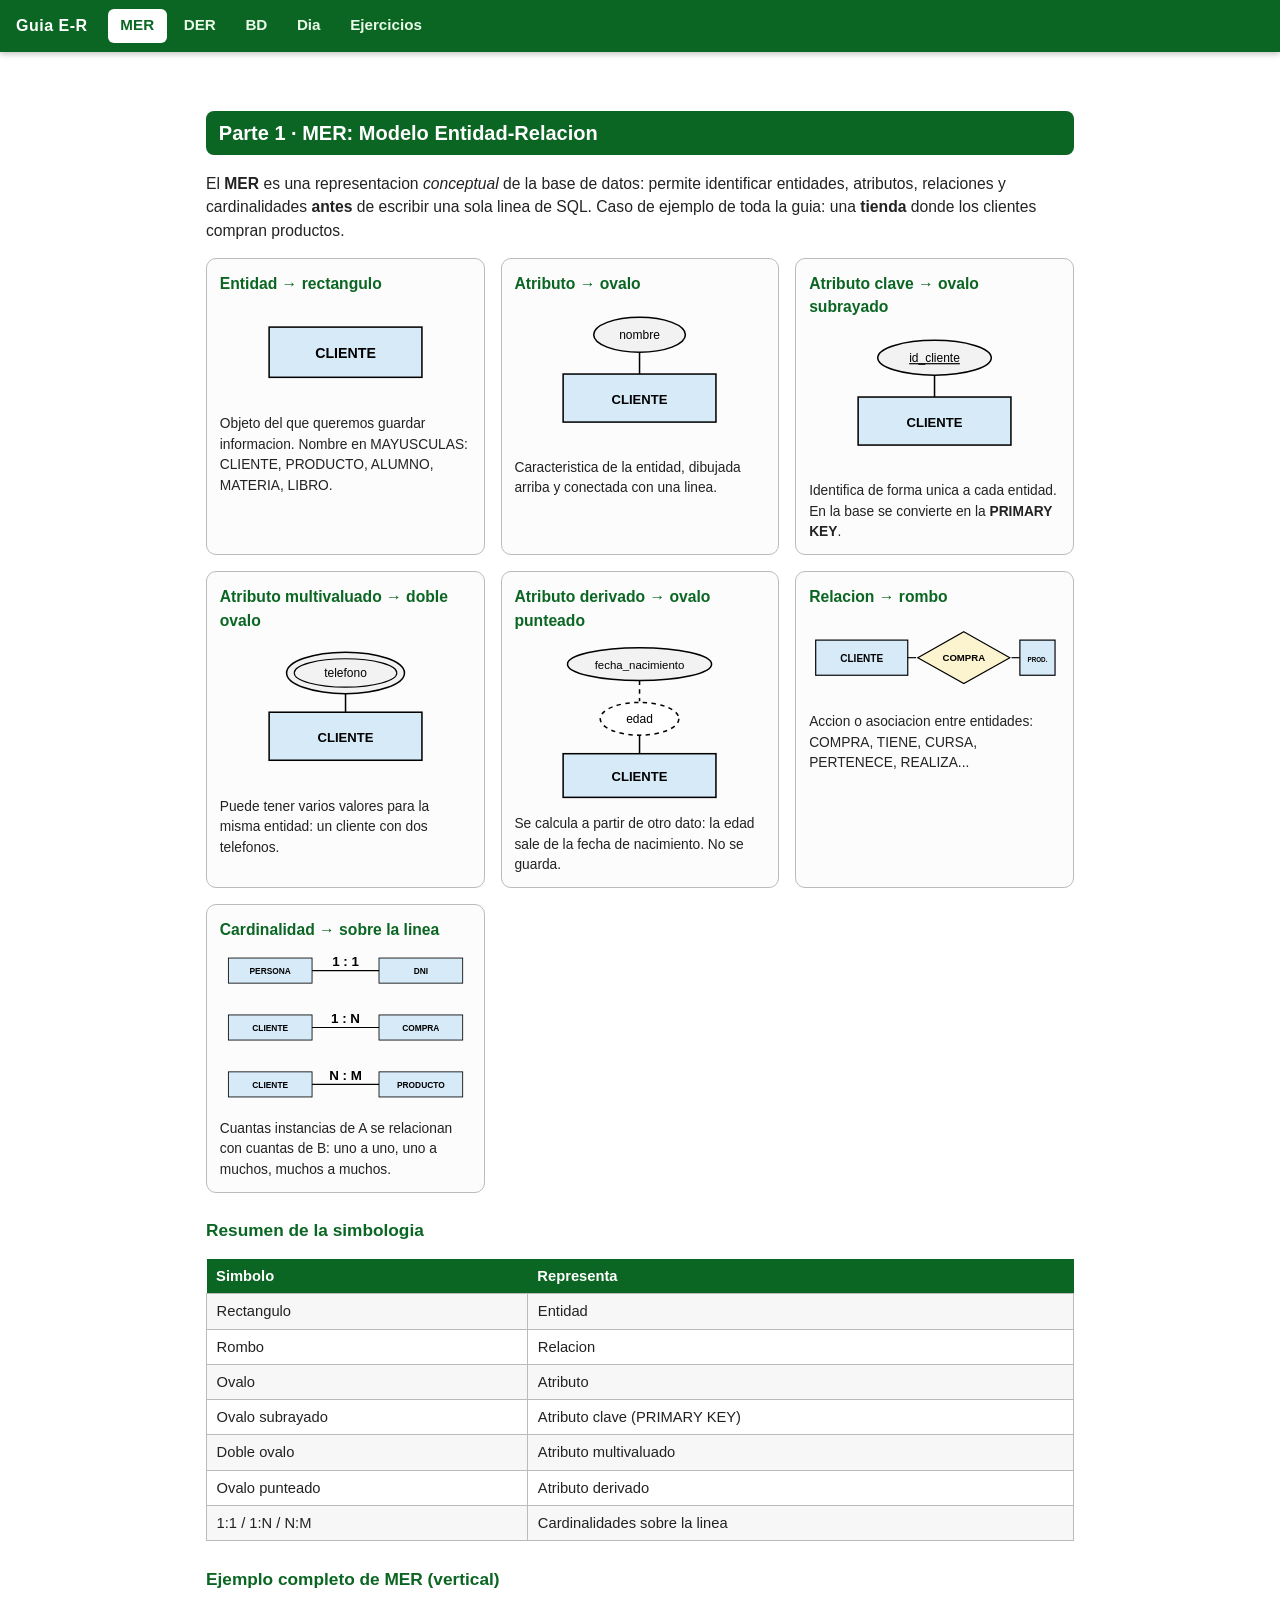
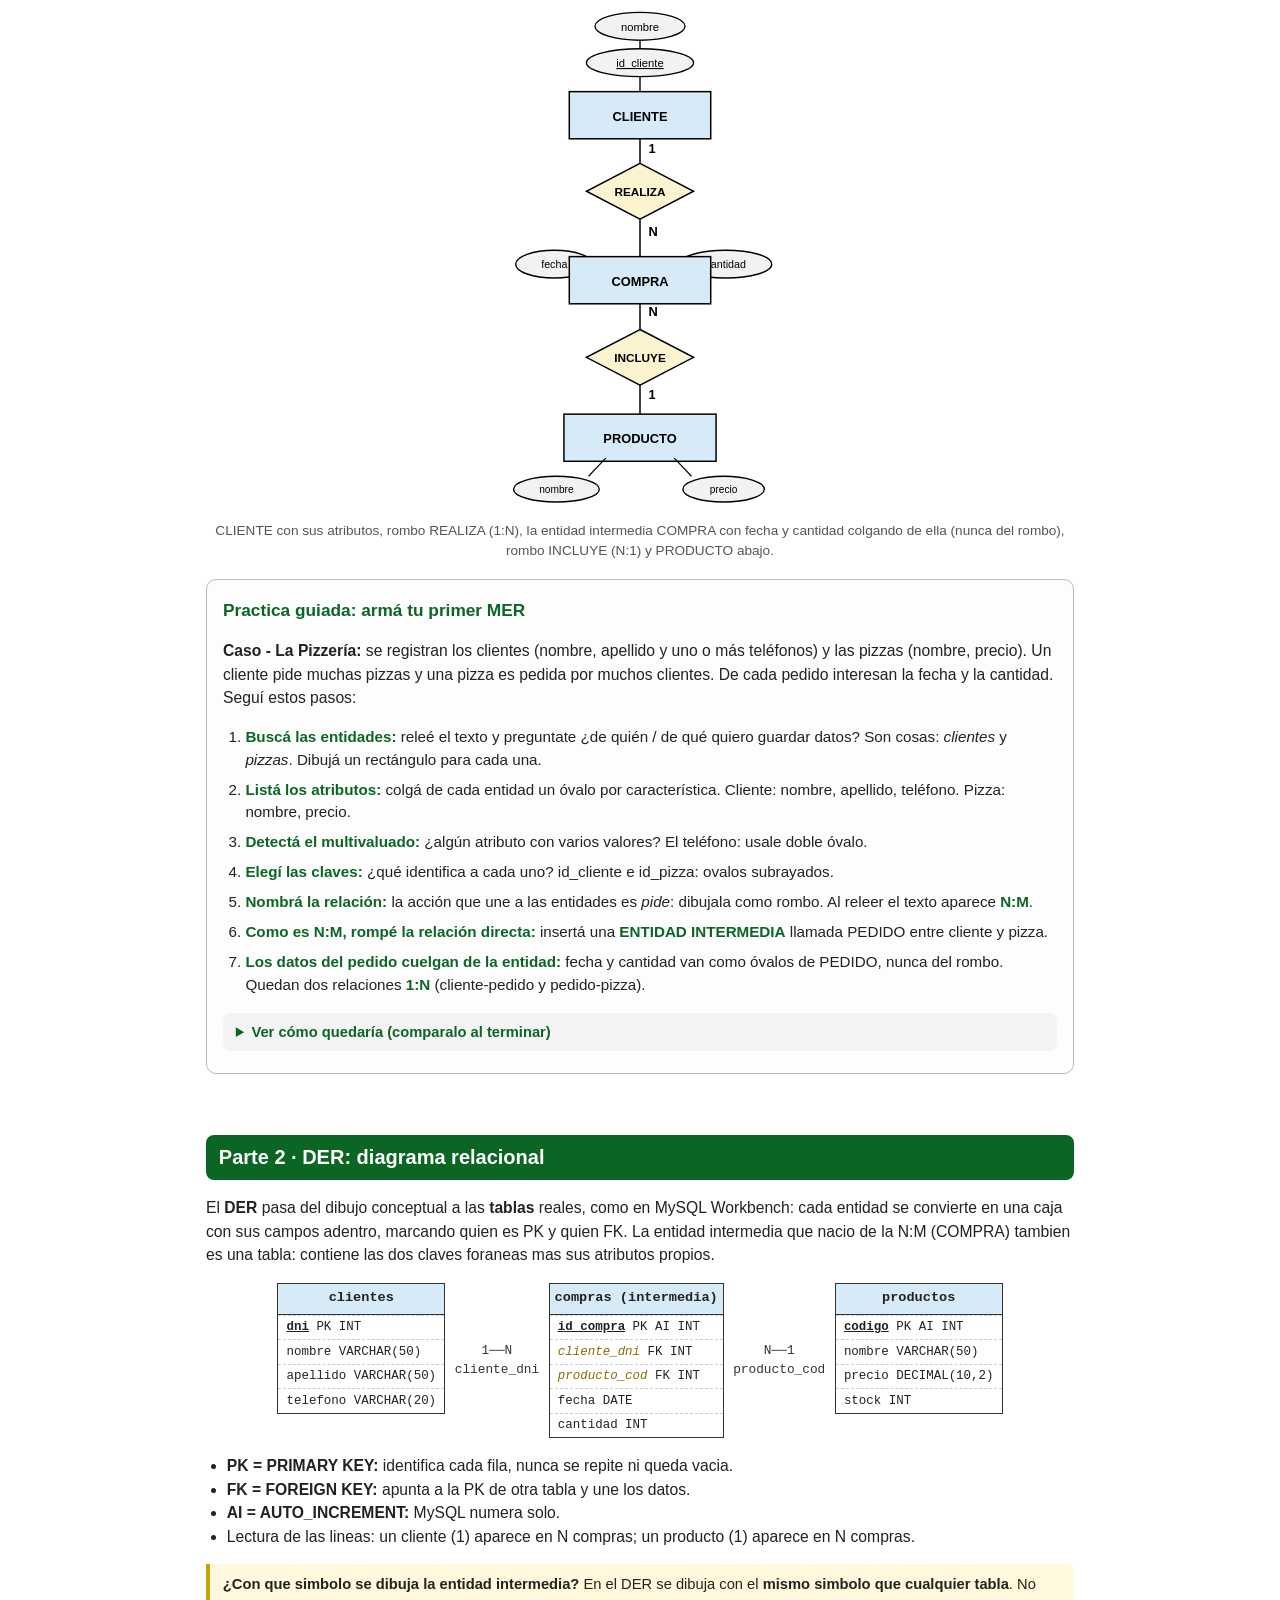
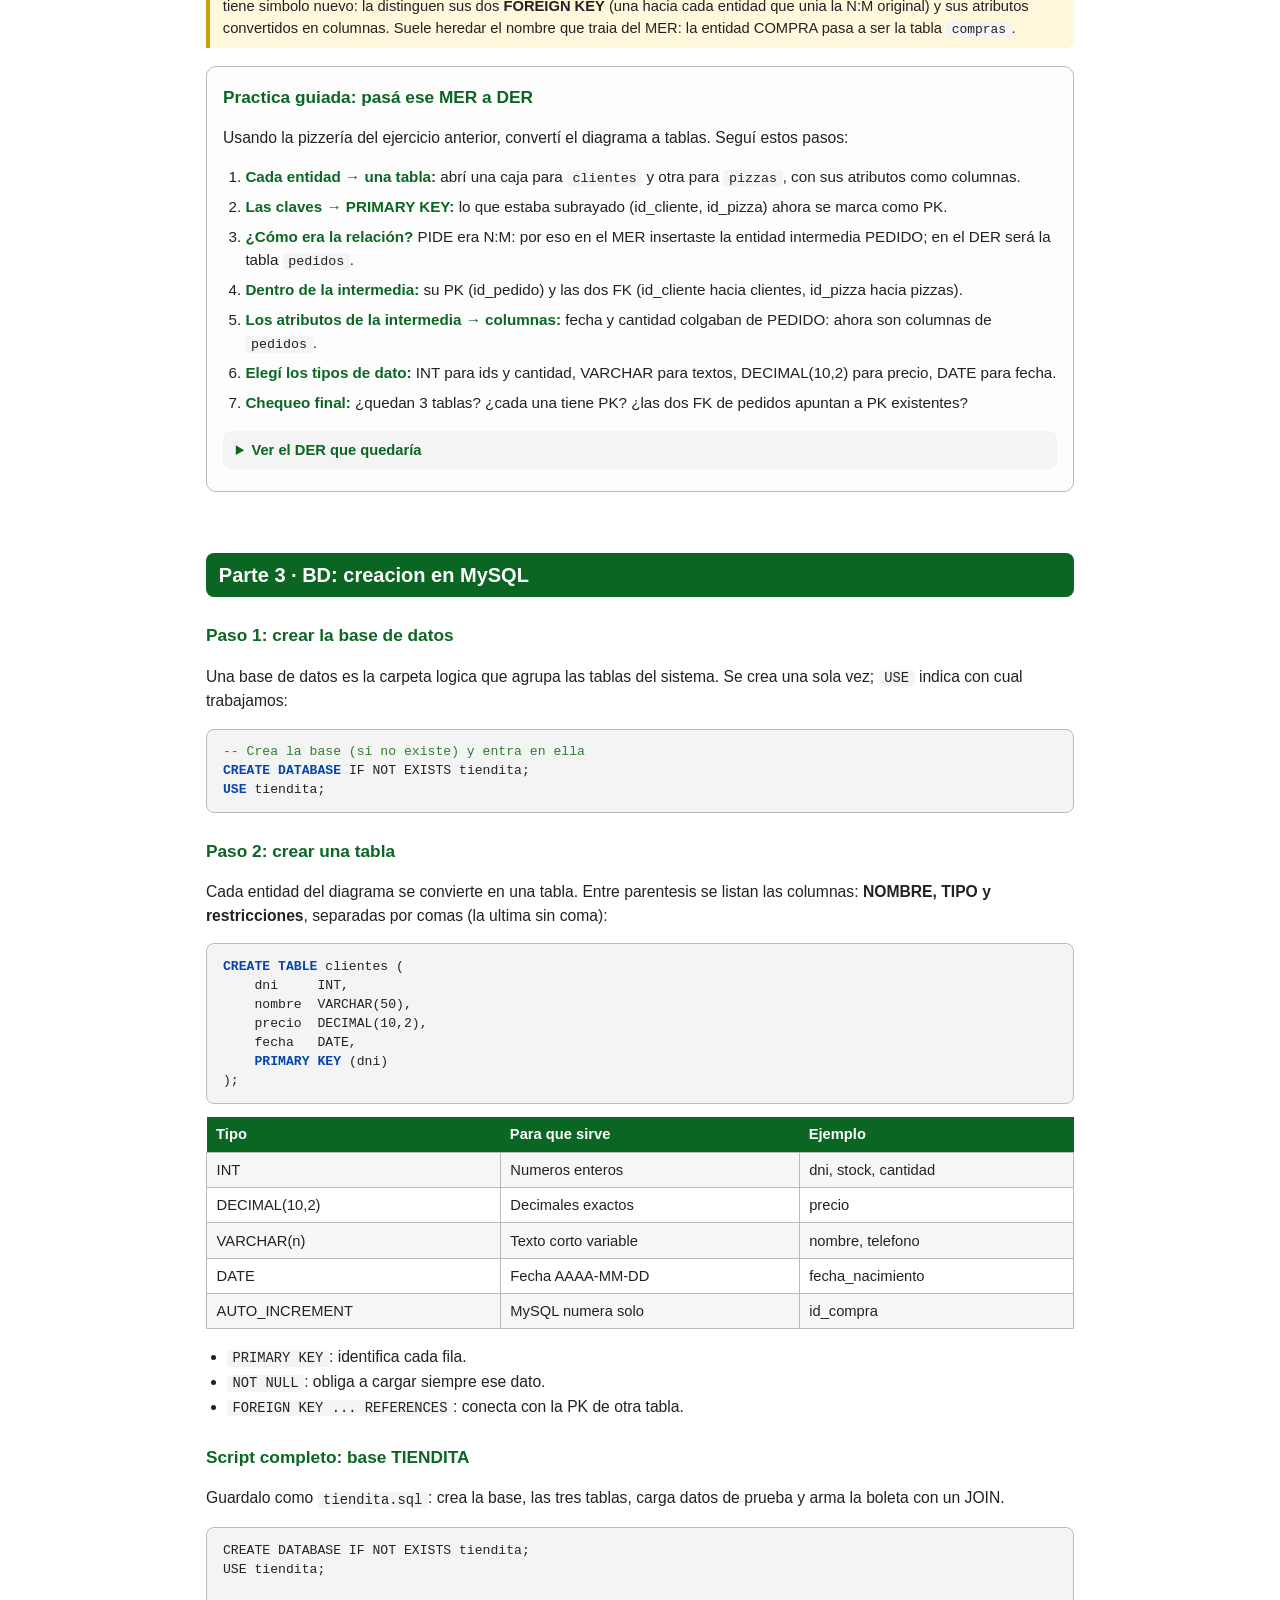
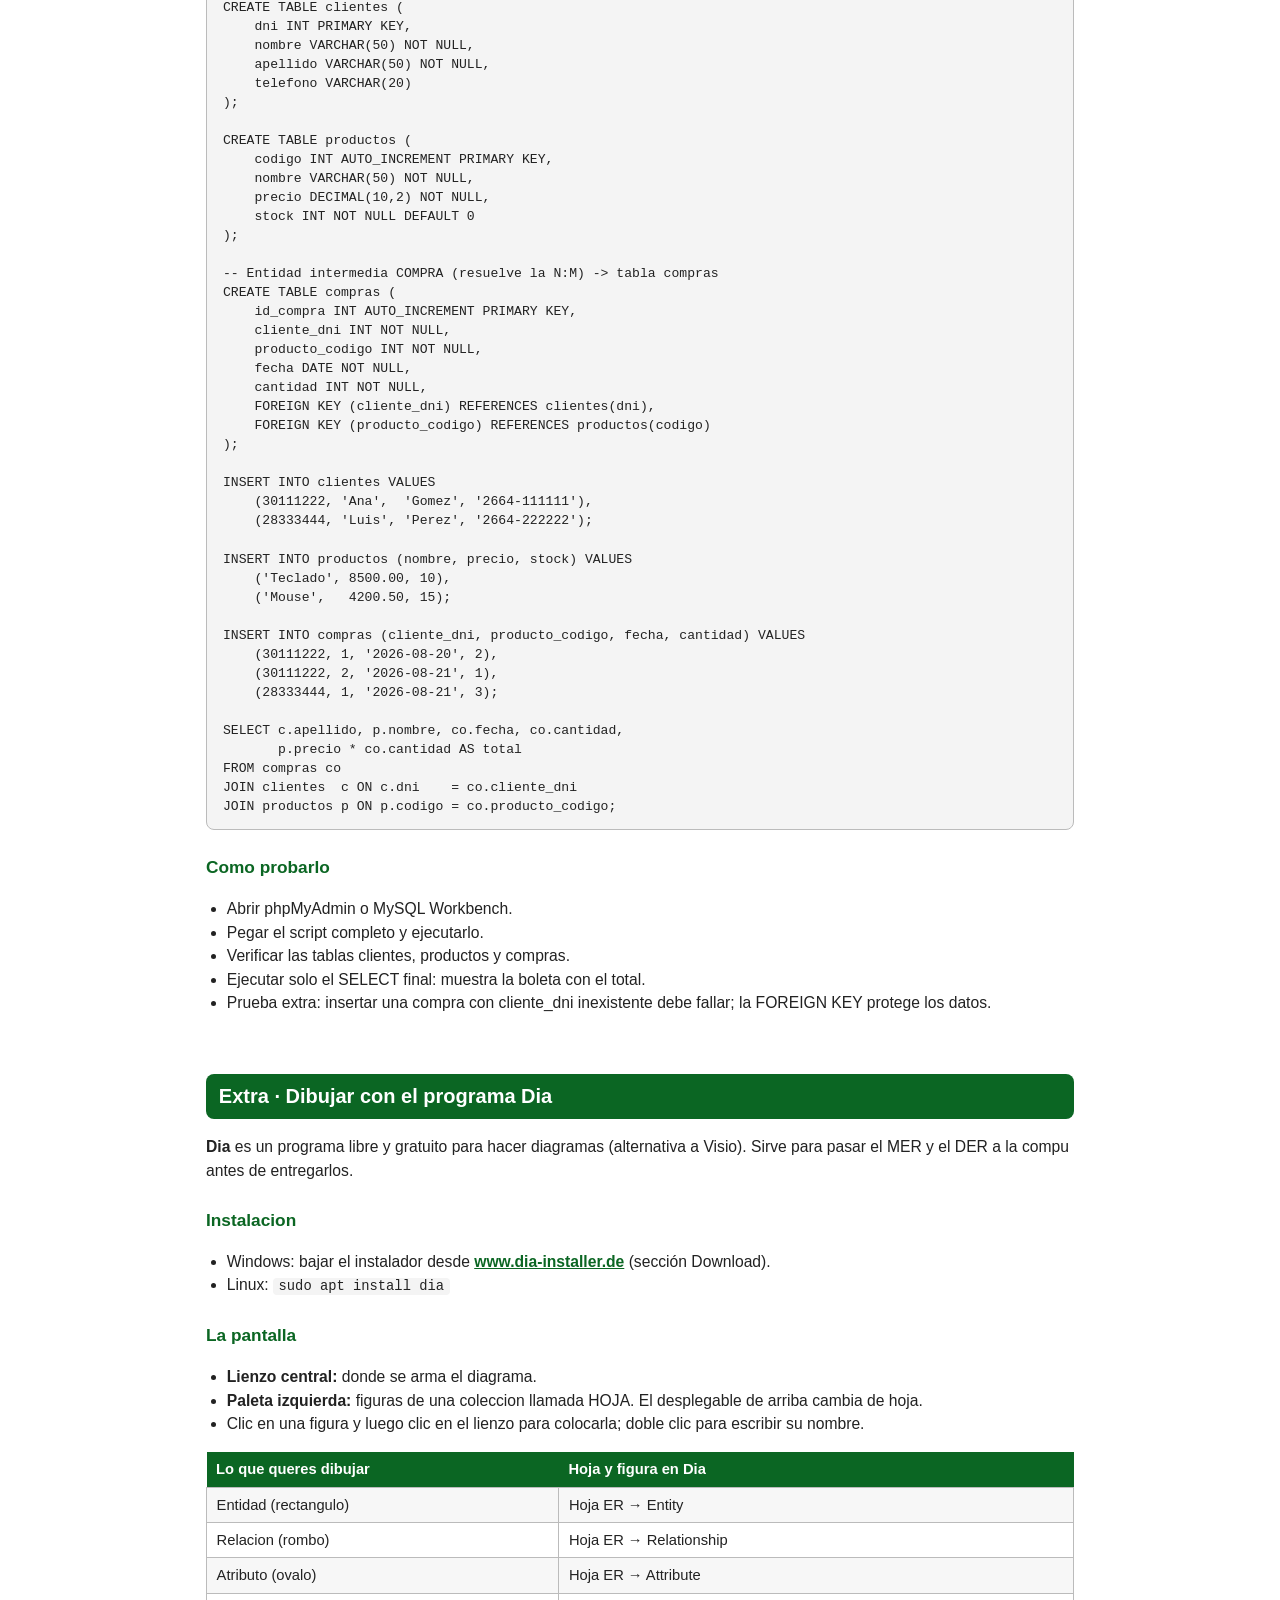
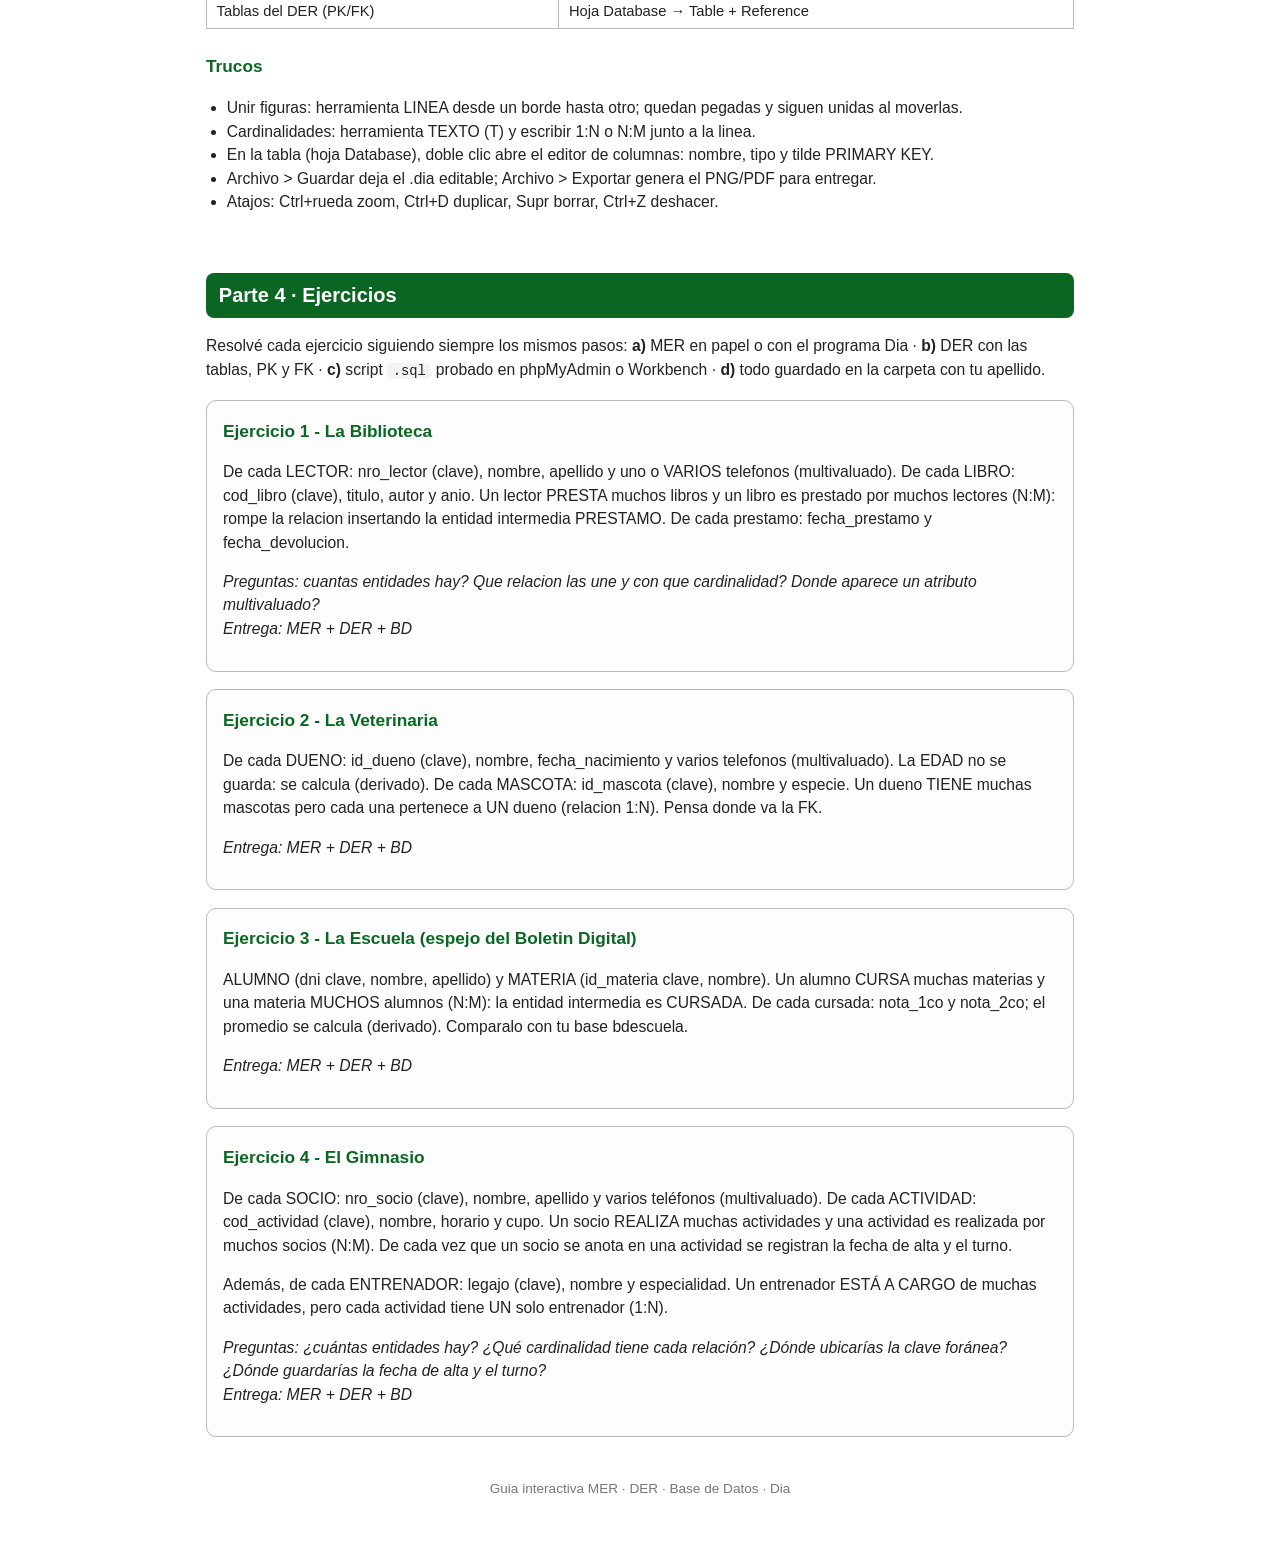
<file: guia_anterior.html>
<!DOCTYPE html>
<html lang="es">
<head>
<meta charset="utf-8">
<meta name="viewport" content="width=device-width, initial-scale=1">
<title>Guia interactiva: MER · DER · Base de Datos · Dia</title>
<style>
:root{
  --verde:#0b6623; --verde-claro:#e8f5ec; --celeste:#d6eaf8;
  --gris:#f4f4f4; --borde:#bbb; --texto:#222;
}
*{box-sizing:border-box}
html{scroll-behavior:smooth}
body{
  margin:0; color:var(--texto);
  font-family:"Segoe UI",Arial,Helvetica,sans-serif; line-height:1.5;
  background:#fff;
}
/* ---------- Barra de navegacion ---------- */
nav{
  position:sticky; top:0; z-index:50;
  background:var(--verde); display:flex; align-items:center;
  gap:.25rem; padding:.55rem 1rem; flex-wrap:wrap;
  box-shadow:0 2px 6px rgba(0,0,0,.25);
}
nav .logo{
  color:#fff; font-weight:bold; margin-right:1rem;
  letter-spacing:.5px;
}
nav a{
  color:#eafbe9; text-decoration:none; padding:.35rem .8rem;
  border-radius:6px; font-weight:600; font-size:.95rem;
}
nav a:hover{background:rgba(255,255,255,.18)}
nav a.activo{background:#fff; color:var(--verde)}
/* ---------- Secciones ---------- */
main{max-width:900px; margin:0 auto; padding:1rem}
section{scroll-margin-top:64px; padding-top:.5rem}
h1{
  background:var(--verde); color:#fff; padding:.45rem .8rem;
  border-radius:8px; font-size:1.25rem; margin-top:2.2rem;
}
h2{color:var(--verde); font-size:1.08rem; margin-top:1.6rem}
p, li{font-size:.98rem}
ul{padding-left:1.3rem}
code{
  background:var(--gris); padding:.05rem .35rem; border-radius:4px;
  font-family:Consolas,"Courier New",monospace; font-size:.88em;
}
pre.codigo{
  background:var(--gris); border:1px solid var(--borde);
  border-radius:8px; padding:.8rem 1rem; overflow-x:auto;
  font-family:Consolas,"Courier New",monospace; font-size:.82rem;
  line-height:1.45;
}
pre.codigo .kw{color:#0645ad; font-weight:bold}
pre.codigo .cm{color:#2e7d32}
table.datos{
  border-collapse:collapse; width:100%; margin:.6rem 0;
}
table.datos th{
  background:var(--verde); color:#fff; text-align:left;
  padding:.4rem .6rem; font-size:.92rem;
}
table.datos td{
  border:1px solid var(--borde); padding:.38rem .6rem;
  font-size:.92rem;
}
table.datos tr:nth-child(even) td{background:#f7f7f7}
figure{margin:.8rem 0; text-align:center}
figcaption{font-size:.85rem; color:#555; margin-top:.2rem}
.grid-sim{
  display:grid; grid-template-columns:repeat(auto-fit,minmax(240px,1fr));
  gap:1rem; margin:.8rem 0;
}
.card{
  border:1px solid var(--borde); border-radius:10px;
  padding:.7rem .8rem; background:#fcfcfc;
}
.card h3{margin:.1rem 0 .4rem; font-size:.98rem; color:var(--verde)}
.card p{font-size:.86rem; margin:.3rem 0 0}
.nota{
  background:#fff8dc; border-left:4px solid #c8a200;
  padding:.55rem .8rem; border-radius:0 8px 8px 0;
  font-size:.92rem; margin:.8rem 0;
}
/* ---------- Cajas DER ---------- */
.der-wrap{display:flex; gap:.6rem; justify-content:center; align-items:flex-start; flex-wrap:wrap; margin:1rem 0}
.tblbox{border:1px solid #333; min-width:150px; font-size:.78rem; font-family:Consolas,monospace}
.tblbox h4{
  margin:0; background:var(--celeste); border-bottom:1px solid #333;
  text-align:center; padding:.3rem; font-size:.85rem;
}
.tblbox div{padding:.15rem .5rem; border-top:1px dashed #ccc}
.pk{font-weight:bold; text-decoration:underline}
.fk{font-style:italic; color:#8a6d00}
.conector{
  align-self:center; font-family:Consolas,monospace; font-size:.8rem;
  color:#333; white-space:pre-line; text-align:center;
}
/* ---------- Ejercicios ---------- */
.ejercicio{
  border:1px solid var(--borde); border-radius:10px;
  padding:.9rem 1rem; margin:1.1rem 0; background:#fdfdfd;
}
.ejercicio h2{margin-top:.2rem}
footer{text-align:center; color:#777; font-size:.85rem; padding:1.5rem 0 2.5rem}
main a{color:var(--verde); font-weight:600}
details{
  background:var(--gris); border-radius:8px;
  padding:.5rem .8rem; margin:.5rem 0;
}
summary{cursor:pointer; font-weight:600; color:var(--verde); font-size:.92rem}
ol.pasos{padding-left:1.4rem}
ol.pasos li{margin-bottom:.45rem; font-size:.95rem}
ol.pasos li strong{color:var(--verde)}
@media (max-width:600px){ .conector{width:100%} }
</style>
</head>
<body>

<nav>
  <span class="logo">Guia E-R</span>
  <a href="#mer">MER</a>
  <a href="#der">DER</a>
  <a href="#bd">BD</a>
  <a href="#dia">Dia</a>
  <a href="#ejercicios">Ejercicios</a>
</nav>

<main>
<!-- ============================ MER ============================ -->
<section id="mer">
  <h1>Parte 1 &middot; MER: Modelo Entidad-Relacion</h1>
  <p>El <strong>MER</strong> es una representacion <em>conceptual</em> de la base de datos:
  permite identificar entidades, atributos, relaciones y cardinalidades
  <strong>antes</strong> de escribir una sola linea de SQL. Caso de ejemplo de toda
  la guia: una <strong>tienda</strong> donde los clientes compran productos.</p>

  <div class="grid-sim">
    <div class="card">
      <h3>Entidad &rarr; rectangulo</h3>
      <svg viewBox="0 0 230 92" role="img" aria-label="Entidad">
        <rect x="45" y="23" width="140" height="46" fill="#d6eaf8" stroke="#000" stroke-width="1.4"/>
        <text x="115" y="51" text-anchor="middle" font-weight="bold" font-size="13">CLIENTE</text>
      </svg>
      <p>Objeto del que queremos guardar informacion. Nombre en MAYUSCULAS:
      CLIENTE, PRODUCTO, ALUMNO, MATERIA, LIBRO.</p>
    </div>
    <div class="card">
      <h3>Atributo &rarr; ovalo</h3>
      <svg viewBox="0 0 230 132" role="img" aria-label="Atributo">
        <ellipse cx="115" cy="30" rx="42" ry="16" fill="#f2f2f2" stroke="#000" stroke-width="1.4"/>
        <text x="115" y="34" text-anchor="middle" font-size="11">nombre</text>
        <line x1="115" y1="46" x2="115" y2="66" stroke="#000" stroke-width="1.4"/>
        <rect x="45" y="66" width="140" height="44" fill="#d6eaf8" stroke="#000" stroke-width="1.4"/>
        <text x="115" y="93" text-anchor="middle" font-weight="bold" font-size="12">CLIENTE</text>
      </svg>
      <p>Caracteristica de la entidad, dibujada arriba y conectada con una linea.</p>
    </div>
    <div class="card">
      <h3>Atributo clave &rarr; ovalo subrayado</h3>
      <svg viewBox="0 0 230 132" role="img" aria-label="Clave">
        <ellipse cx="115" cy="30" rx="52" ry="16" fill="#f2f2f2" stroke="#000" stroke-width="1.4"/>
        <text x="115" y="34" text-anchor="middle" font-size="11" text-decoration="underline">id_cliente</text>
        <line x1="115" y1="46" x2="115" y2="66" stroke="#000" stroke-width="1.4"/>
        <rect x="45" y="66" width="140" height="44" fill="#d6eaf8" stroke="#000" stroke-width="1.4"/>
        <text x="115" y="93" text-anchor="middle" font-weight="bold" font-size="12">CLIENTE</text>
      </svg>
      <p>Identifica de forma unica a cada entidad. En la base se convierte en la
      <strong>PRIMARY KEY</strong>.</p>
    </div>
    <div class="card">
      <h3>Atributo multivaluado &rarr; doble ovalo</h3>
      <svg viewBox="0 0 230 134" role="img" aria-label="Multivaluado">
        <ellipse cx="115" cy="32" rx="54" ry="19" fill="#f2f2f2" stroke="#000" stroke-width="1.4"/>
        <ellipse cx="115" cy="32" rx="47" ry="13" fill="none" stroke="#000" stroke-width="1"/>
        <text x="115" y="36" text-anchor="middle" font-size="11">telefono</text>
        <line x1="115" y1="51" x2="115" y2="68" stroke="#000" stroke-width="1.4"/>
        <rect x="45" y="68" width="140" height="44" fill="#d6eaf8" stroke="#000" stroke-width="1.4"/>
        <text x="115" y="95" text-anchor="middle" font-weight="bold" font-size="12">CLIENTE</text>
      </svg>
      <p>Puede tener varios valores para la misma entidad: un cliente con
      dos telefonos.</p>
    </div>
    <div class="card">
      <h3>Atributo derivado &rarr; ovalo punteado</h3>
      <svg viewBox="0 0 230 150" role="img" aria-label="Derivado">
        <ellipse cx="115" cy="24" rx="66" ry="15" fill="#f2f2f2" stroke="#000" stroke-width="1.4"/>
        <text x="115" y="28" text-anchor="middle" font-size="10.5">fecha_nacimiento</text>
        <line x1="115" y1="39" x2="115" y2="58" stroke="#000" stroke-width="1.4" stroke-dasharray="4 4"/>
        <ellipse cx="115" cy="74" rx="36" ry="15" fill="#fff" stroke="#000" stroke-width="1.4" stroke-dasharray="4 4"/>
        <text x="115" y="78" text-anchor="middle" font-size="11">edad</text>
        <line x1="115" y1="89" x2="115" y2="106" stroke="#000" stroke-width="1.4"/>
        <rect x="45" y="106" width="140" height="40" fill="#d6eaf8" stroke="#000" stroke-width="1.4"/>
        <text x="115" y="131" text-anchor="middle" font-weight="bold" font-size="12">CLIENTE</text>
      </svg>
      <p>Se calcula a partir de otro dato: la edad sale de la fecha de
      nacimiento. No se guarda.</p>
    </div>
    <div class="card">
      <h3>Relacion &rarr; rombo</h3>
      <svg viewBox="0 0 300 102" role="img" aria-label="Relacion">
        <rect x="8" y="30" width="110" height="42" fill="#d6eaf8" stroke="#000" stroke-width="1.4"/>
        <text x="63" y="56" text-anchor="middle" font-weight="bold" font-size="12">CLIENTE</text>
        <line x1="118" y1="51" x2="128" y2="51" stroke="#000" stroke-width="1.4"/>
        <polygon points="185,20 240,51 185,82 130,51" fill="#fcf3cf" stroke="#000" stroke-width="1.4"/>
        <text x="185" y="55" text-anchor="middle" font-weight="bold" font-size="11.5">COMPRA</text>
        <line x1="242" y1="51" x2="252" y2="51" stroke="#000" stroke-width="1.4"/>
        <rect x="252" y="30" width="42" height="42" fill="#d6eaf8" stroke="#000" stroke-width="1.4"/>
        <text x="273" y="56" text-anchor="middle" font-weight="bold" font-size="7.5">PROD.</text>
      </svg>
      <p>Accion o asociacion entre entidades: COMPRA, TIENE, CURSA,
      PERTENECE, REALIZA...</p>
    </div>
    <div class="card">
      <h3>Cardinalidad &rarr; sobre la linea</h3>
      <svg viewBox="0 0 300 190" role="img" aria-label="Cardinalidades">
        <rect x="10" y="12" width="100" height="30" fill="#d6eaf8" stroke="#000"/>
        <text x="60" y="31" text-anchor="middle" font-size="10" font-weight="bold">PERSONA</text>
        <line x1="110" y1="27" x2="190" y2="27" stroke="#000" stroke-width="1.3"/>
        <text x="150" y="22" text-anchor="middle" font-weight="bold">1 : 1</text>
        <rect x="190" y="12" width="100" height="30" fill="#d6eaf8" stroke="#000"/>
        <text x="240" y="31" text-anchor="middle" font-size="10" font-weight="bold">DNI</text>
        <rect x="10" y="80" width="100" height="30" fill="#d6eaf8" stroke="#000"/>
        <text x="60" y="99" text-anchor="middle" font-size="10" font-weight="bold">CLIENTE</text>
        <line x1="110" y1="95" x2="190" y2="95" stroke="#000" stroke-width="1.3"/>
        <text x="150" y="90" text-anchor="middle" font-weight="bold">1 : N</text>
        <rect x="190" y="80" width="100" height="30" fill="#d6eaf8" stroke="#000"/>
        <text x="240" y="99" text-anchor="middle" font-size="10" font-weight="bold">COMPRA</text>
        <rect x="10" y="148" width="100" height="30" fill="#d6eaf8" stroke="#000"/>
        <text x="60" y="167" text-anchor="middle" font-size="10" font-weight="bold">CLIENTE</text>
        <line x1="110" y1="163" x2="190" y2="163" stroke="#000" stroke-width="1.3"/>
        <text x="150" y="158" text-anchor="middle" font-weight="bold">N : M</text>
        <rect x="190" y="148" width="100" height="30" fill="#d6eaf8" stroke="#000"/>
        <text x="240" y="167" text-anchor="middle" font-size="10" font-weight="bold">PRODUCTO</text>
      </svg>
      <p>Cuantas instancias de A se relacionan con cuantas de B: uno a uno,
      uno a muchos, muchos a muchos.</p>
    </div>
  </div>
  <h2>Resumen de la simbologia</h2>
  <table class="datos">
    <tr><th>Simbolo</th><th>Representa</th></tr>
    <tr><td>Rectangulo</td><td>Entidad</td></tr>
    <tr><td>Rombo</td><td>Relacion</td></tr>
    <tr><td>Ovalo</td><td>Atributo</td></tr>
    <tr><td>Ovalo subrayado</td><td>Atributo clave (PRIMARY KEY)</td></tr>
    <tr><td>Doble ovalo</td><td>Atributo multivaluado</td></tr>
    <tr><td>Ovalo punteado</td><td>Atributo derivado</td></tr>
    <tr><td>1:1 / 1:N / N:M</td><td>Cardinalidades sobre la linea</td></tr>
  </table>

  <h2>Ejemplo completo de MER (vertical)</h2>
  <figure>
      <svg viewBox="0 0 280 470" role="img" aria-label="MER completo de la tienda" style="max-width:300px">
        <ellipse cx="140" cy="18" rx="42" ry="13" fill="#f2f2f2" stroke="#000" stroke-width="1.3"/>
        <text x="140" y="22" text-anchor="middle" font-size="10.5">nombre</text>
        <line x1="140" y1="31" x2="140" y2="39" stroke="#000" stroke-width="1.3"/>
        <ellipse cx="140" cy="52" rx="50" ry="13" fill="#f2f2f2" stroke="#000" stroke-width="1.3"/>
        <text x="140" y="56" text-anchor="middle" font-size="10.5" text-decoration="underline">id_cliente</text>
        <line x1="140" y1="65" x2="140" y2="79" stroke="#000" stroke-width="1.3"/>
        <rect x="74" y="79" width="132" height="44" fill="#d6eaf8" stroke="#000" stroke-width="1.4"/>
        <text x="140" y="106" text-anchor="middle" font-weight="bold" font-size="12">CLIENTE</text>
        <line x1="140" y1="123" x2="140" y2="146" stroke="#000" stroke-width="1.4"/>
        <text x="148" y="136" font-weight="bold" font-size="12">1</text>
        <polygon points="140,146 190,172 140,198 90,172" fill="#fcf3cf" stroke="#000" stroke-width="1.4"/>
        <text x="140" y="176" text-anchor="middle" font-weight="bold" font-size="11">REALIZA</text>
        <line x1="140" y1="198" x2="140" y2="233" stroke="#000" stroke-width="1.4"/>
        <text x="148" y="214" font-weight="bold" font-size="12">N</text>
        <ellipse cx="60" cy="240" rx="36" ry="13" fill="#f2f2f2" stroke="#000" stroke-width="1.3"/>
        <text x="60" y="244" text-anchor="middle" font-size="10">fecha</text>
        <line x1="96" y1="249" x2="112" y2="258" stroke="#000" stroke-width="1.2"/>
        <ellipse cx="220" cy="240" rx="43" ry="13" fill="#f2f2f2" stroke="#000" stroke-width="1.3"/>
        <text x="220" y="244" text-anchor="middle" font-size="10">cantidad</text>
        <line x1="184" y1="249" x2="168" y2="258" stroke="#000" stroke-width="1.2"/>
        <rect x="74" y="233" width="132" height="44" fill="#d6eaf8" stroke="#000" stroke-width="1.4"/>
        <text x="140" y="260" text-anchor="middle" font-weight="bold" font-size="12">COMPRA</text>
        <line x1="140" y1="277" x2="140" y2="301" stroke="#000" stroke-width="1.4"/>
        <text x="148" y="288" font-weight="bold" font-size="12">N</text>
        <polygon points="140,301 190,327 140,353 90,327" fill="#fcf3cf" stroke="#000" stroke-width="1.4"/>
        <text x="140" y="331" text-anchor="middle" font-weight="bold" font-size="11">INCLUYE</text>
        <line x1="140" y1="353" x2="140" y2="380" stroke="#000" stroke-width="1.4"/>
        <text x="148" y="366" font-weight="bold" font-size="12">1</text>
        <rect x="69" y="380" width="142" height="44" fill="#d6eaf8" stroke="#000" stroke-width="1.4"/>
        <text x="140" y="407" text-anchor="middle" font-weight="bold" font-size="12">PRODUCTO</text>
        <ellipse cx="62" cy="450" rx="40" ry="12" fill="#f2f2f2" stroke="#000" stroke-width="1.3"/>
        <text x="62" y="454" text-anchor="middle" font-size="9.5">nombre</text>
        <line x1="92" y1="438" x2="108" y2="421" stroke="#000" stroke-width="1.1"/>
        <ellipse cx="218" cy="450" rx="38" ry="12" fill="#f2f2f2" stroke="#000" stroke-width="1.3"/>
        <text x="218" y="454" text-anchor="middle" font-size="9.5">precio</text>
        <line x1="188" y1="438" x2="172" y2="421" stroke="#000" stroke-width="1.1"/>
      </svg>
      <figcaption>CLIENTE con sus atributos, rombo REALIZA (1:N), la entidad
      intermedia COMPRA con fecha y cantidad colgando de ella (nunca del
      rombo), rombo INCLUYE (N:1) y PRODUCTO abajo.</figcaption>
  </figure>

  <div class="ejercicio" data-ej="prac_mer">
    <h2>Practica guiada: arm&aacute; tu primer MER</h2>
    <p><strong>Caso - La Pizzer&iacute;a:</strong> se registran los clientes
    (nombre, apellido y uno o m&aacute;s tel&eacute;fonos) y las pizzas
    (nombre, precio). Un cliente pide muchas pizzas y una pizza es pedida por
    muchos clientes. De cada pedido interesan la fecha y la cantidad.
    Segu&iacute; estos pasos:</p>
    <ol class="pasos">
      <li><strong>Busc&aacute; las entidades:</strong> releé el texto y preguntate
      &iquest;de qui&eacute;n / de qu&eacute; quiero guardar datos? Son cosas:
      <em>clientes</em> y <em>pizzas</em>. Dibuj&aacute; un rect&aacute;ngulo para cada una.</li>
      <li><strong>List&aacute; los atributos:</strong> colg&aacute; de cada entidad un
      &oacute;valo por caracter&iacute;stica. Cliente: nombre, apellido,
      tel&eacute;fono. Pizza: nombre, precio.</li>
      <li><strong>Detect&aacute; el multivaluado:</strong> &iquest;alg&uacute;n atributo con
      varios valores? El tel&eacute;fono: usale doble &oacute;valo.</li>
      <li><strong>Eleg&iacute; las claves:</strong> &iquest;qu&eacute; identifica a cada uno?
      id_cliente e id_pizza: ovalos subrayados.</li>
      <li><strong>Nombr&aacute; la relaci&oacute;n:</strong> la acci&oacute;n que une a las
      entidades es <em>pide</em>: dibujala como rombo. Al releer el texto
      aparece <strong>N:M</strong>.</li>
      <li><strong>Como es N:M, romp&eacute; la relaci&oacute;n directa:</strong> insert&aacute;
      una <strong>ENTIDAD INTERMEDIA</strong> llamada PEDIDO entre cliente
      y pizza.</li>
      <li><strong>Los datos del pedido cuelgan de la entidad:</strong> fecha y
      cantidad van como &oacute;valos de PEDIDO, nunca del rombo. Quedan dos
      relaciones <strong>1:N</strong> (cliente-pedido y pedido-pizza).</li>
    </ol>
    <details><summary>Ver c&oacute;mo quedar&iacute;a (comparalo al terminar)</summary>
      <svg viewBox="0 0 320 510" role="img" aria-label="MER de la pizzeria" style="max-width:310px">
        <ellipse cx="120" cy="20" rx="52" ry="13" fill="#f2f2f2" stroke="#000" stroke-width="1.3"/>
        <text x="120" y="24" text-anchor="middle" font-size="10.5" text-decoration="underline">id_cliente</text>
        <line x1="120" y1="33" x2="120" y2="41" stroke="#000" stroke-width="1.3"/>
        <ellipse cx="120" cy="54" rx="42" ry="13" fill="#f2f2f2" stroke="#000" stroke-width="1.3"/>
        <text x="120" y="58" text-anchor="middle" font-size="10.5">nombre</text>
        <line x1="120" y1="67" x2="120" y2="81" stroke="#000" stroke-width="1.3"/>
        <ellipse cx="268" cy="102" rx="48" ry="17" fill="#f2f2f2" stroke="#000" stroke-width="1.3"/>
        <ellipse cx="268" cy="102" rx="41" ry="11" fill="none" stroke="#000" stroke-width="1"/>
        <text x="268" y="106" text-anchor="middle" font-size="10">telefonos</text>
        <line x1="220" y1="102" x2="186" y2="102" stroke="#000" stroke-width="1.3"/>
        <rect x="54" y="81" width="132" height="42" fill="#d6eaf8" stroke="#000" stroke-width="1.4"/>
        <text x="120" y="107" text-anchor="middle" font-weight="bold" font-size="12">CLIENTE</text>
        <line x1="120" y1="123" x2="120" y2="147" stroke="#000" stroke-width="1.4"/>
        <text x="128" y="138" font-weight="bold" font-size="12">1</text>
        <polygon points="120,147 176,173 120,199 64,173" fill="#fcf3cf" stroke="#000" stroke-width="1.4"/>
        <text x="120" y="177" text-anchor="middle" font-weight="bold" font-size="11">PIDE</text>
        <line x1="120" y1="199" x2="120" y2="245" stroke="#000" stroke-width="1.4"/>
        <text x="128" y="222" font-weight="bold" font-size="12">N</text>
        <ellipse cx="52" cy="232" rx="36" ry="13" fill="#f2f2f2" stroke="#000" stroke-width="1.3"/>
        <text x="52" y="236" text-anchor="middle" font-size="10">fecha</text>
        <line x1="86" y1="241" x2="104" y2="250" stroke="#000" stroke-width="1.2"/>
        <ellipse cx="196" cy="230" rx="44" ry="13" fill="#f2f2f2" stroke="#000" stroke-width="1.3"/>
        <text x="196" y="234" text-anchor="middle" font-size="10">cantidad</text>
        <line x1="160" y1="241" x2="140" y2="252" stroke="#000" stroke-width="1.2"/>
        <rect x="54" y="245" width="132" height="42" fill="#d6eaf8" stroke="#000" stroke-width="1.4"/>
        <text x="120" y="266" text-anchor="middle" font-weight="bold" font-size="11">PEDIDO</text>
        <text x="120" y="280" text-anchor="middle" font-size="7.5">(entidad intermedia)</text>
        <line x1="120" y1="287" x2="120" y2="311" stroke="#000" stroke-width="1.4"/>
        <text x="128" y="302" font-weight="bold" font-size="12">N</text>
        <polygon points="120,311 176,337 120,363 64,337" fill="#fcf3cf" stroke="#000" stroke-width="1.4"/>
        <text x="120" y="341" text-anchor="middle" font-weight="bold" font-size="11">INCLUYE</text>
        <line x1="120" y1="363" x2="120" y2="391" stroke="#000" stroke-width="1.4"/>
        <text x="128" y="380" font-weight="bold" font-size="12">1</text>
        <ellipse cx="120" cy="404" rx="50" ry="13" fill="#f2f2f2" stroke="#000" stroke-width="1.3"/>
        <text x="120" y="408" text-anchor="middle" font-size="10.5" text-decoration="underline">id_pizza</text>
        <line x1="120" y1="417" x2="120" y2="425" stroke="#000" stroke-width="1.3"/>
        <ellipse cx="120" cy="438" rx="42" ry="13" fill="#f2f2f2" stroke="#000" stroke-width="1.3"/>
        <text x="120" y="442" text-anchor="middle" font-size="10.5">nombre</text>
        <line x1="120" y1="451" x2="120" y2="459" stroke="#000" stroke-width="1.3"/>
        <rect x="49" y="459" width="142" height="40" fill="#d6eaf8" stroke="#000" stroke-width="1.4"/>
        <text x="120" y="484" text-anchor="middle" font-weight="bold" font-size="12">PIZZA</text>
        <ellipse cx="255" cy="479" rx="38" ry="13" fill="#f2f2f2" stroke="#000" stroke-width="1.3"/>
        <text x="255" y="483" text-anchor="middle" font-size="10">precio</text>
        <line x1="217" y1="476" x2="191" y2="480" stroke="#000" stroke-width="1.1"/>
      </svg>
    </details>
  </div>
</section>
<!-- ============================ DER ============================ -->
<section id="der">
  <h1>Parte 2 &middot; DER: diagrama relacional</h1>
  <p>El <strong>DER</strong> pasa del dibujo conceptual a las <strong>tablas</strong>
  reales, como en MySQL Workbench: cada entidad se convierte en una caja con
  sus campos adentro, marcando quien es PK y quien FK. La entidad
  intermedia que nacio de la N:M (COMPRA) tambien es una tabla: contiene
  las dos claves foraneas mas sus atributos propios.</p>

  <div class="der-wrap">
    <div class="tblbox">
      <h4>clientes</h4>
      <div><span class="pk">dni</span> PK INT</div>
      <div>nombre VARCHAR(50)</div>
      <div>apellido VARCHAR(50)</div>
      <div>telefono VARCHAR(20)</div>
    </div>
    <div class="conector">1&#9472;&#9472;N
cliente_dni</div>
    <div class="tblbox">
      <h4>compras (intermedia)</h4>
      <div><span class="pk">id_compra</span> PK AI INT</div>
      <div><span class="fk">cliente_dni</span> FK INT</div>
      <div><span class="fk">producto_cod</span> FK INT</div>
      <div>fecha DATE</div>
      <div>cantidad INT</div>
    </div>
    <div class="conector">N&#9472;&#9472;1
producto_cod</div>
    <div class="tblbox">
      <h4>productos</h4>
      <div><span class="pk">codigo</span> PK AI INT</div>
      <div>nombre VARCHAR(50)</div>
      <div>precio DECIMAL(10,2)</div>
      <div>stock INT</div>
    </div>
  </div>

  <ul>
    <li><strong>PK = PRIMARY KEY:</strong> identifica cada fila, nunca se repite ni queda vacia.</li>
    <li><strong>FK = FOREIGN KEY:</strong> apunta a la PK de otra tabla y une los datos.</li>
    <li><strong>AI = AUTO_INCREMENT:</strong> MySQL numera solo.</li>
    <li>Lectura de las lineas: un cliente (1) aparece en N compras; un producto (1) aparece en N compras.</li>
  </ul>

  <div class="nota">
    <strong>&iquest;Con que simbolo se dibuja la entidad intermedia?</strong>
    En el DER se dibuja con el <strong>mismo simbolo que cualquier tabla</strong>.
    No tiene simbolo nuevo: la distinguen sus dos <strong>FOREIGN KEY</strong>
    (una hacia cada entidad que unia la N:M original) y sus atributos
    convertidos en columnas. Suele heredar el nombre que traia del MER:
    la entidad COMPRA pasa a ser la tabla <code>compras</code>.
  </div>

  <div class="ejercicio" data-ej="prac_der">
    <h2>Practica guiada: pas&aacute; ese MER a DER</h2>
    <p>Usando la pizzer&iacute;a del ejercicio anterior, convert&iacute; el diagrama a
    tablas. Segu&iacute; estos pasos:</p>
    <ol class="pasos">
      <li><strong>Cada entidad &rarr; una tabla:</strong> abr&iacute; una caja para
      <code>clientes</code> y otra para <code>pizzas</code>, con sus atributos como
      columnas.</li>
      <li><strong>Las claves &rarr; PRIMARY KEY:</strong> lo que estaba subrayado
      (id_cliente, id_pizza) ahora se marca como PK.</li>
      <li><strong>&iquest;C&oacute;mo era la relaci&oacute;n?</strong> PIDE era N:M: por eso
      en el MER insertaste la entidad intermedia PEDIDO; en el DER ser&aacute;
      la tabla <code>pedidos</code>.</li>
      <li><strong>Dentro de la intermedia:</strong> su PK (id_pedido) y las dos
      FK (id_cliente hacia clientes, id_pizza hacia pizzas).</li>
      <li><strong>Los atributos de la intermedia &rarr; columnas:</strong> fecha y
      cantidad colgaban de PEDIDO: ahora son columnas de
      <code>pedidos</code>.</li>
      <li><strong>Eleg&iacute; los tipos de dato:</strong> INT para ids y cantidad,
      VARCHAR para textos, DECIMAL(10,2) para precio, DATE para fecha.</li>
      <li><strong>Chequeo final:</strong> &iquest;quedan 3 tablas? &iquest;cada una
      tiene PK? &iquest;las dos FK de pedidos apuntan a PK existentes?</li>
    </ol>
    <details><summary>Ver el DER que quedar&iacute;a</summary>
      <div class="der-wrap">
        <div class="tblbox">
          <h4>clientes</h4>
          <div><span class="pk">id_cliente</span> PK AI INT</div>
          <div>nombre VARCHAR(50)</div>
          <div>apellido VARCHAR(50)</div>
          <div>telefono VARCHAR(20)</div>
        </div>
        <div class="conector">1&#9472;&#9472;N
id_cliente</div>
        <div class="tblbox">
          <h4>pedidos (intermedia)</h4>
          <div><span class="pk">id_pedido</span> PK AI INT</div>
          <div><span class="fk">id_cliente</span> FK INT</div>
          <div><span class="fk">id_pizza</span> FK INT</div>
          <div>fecha DATE</div>
          <div>cantidad INT</div>
        </div>
        <div class="conector">N&#9472;&#9472;1
id_pizza</div>
        <div class="tblbox">
          <h4>pizzas</h4>
          <div><span class="pk">id_pizza</span> PK AI INT</div>
          <div>nombre VARCHAR(40)</div>
          <div>precio DECIMAL(10,2)</div>
        </div>
      </div>
      <p style="font-size:.85rem; margin:.4rem 0 0"><em>Nota: el tel&eacute;fono
      multivaluado queda simplificado en una columna; si necesit&aacute;ramos
      varios por cliente, tendr&iacute;a tabla propia.</em></p>
    </details>
  </div>
</section>
<!-- ============================ BD ============================ -->
<section id="bd">
  <h1>Parte 3 &middot; BD: creacion en MySQL</h1>

  <h2>Paso 1: crear la base de datos</h2>
  <p>Una base de datos es la carpeta logica que agrupa las tablas del
  sistema. Se crea una sola vez; <code>USE</code> indica con cual trabajamos:</p>
<pre class="codigo"><span class="cm">-- Crea la base (si no existe) y entra en ella</span>
<span class="kw">CREATE DATABASE</span> IF NOT EXISTS tiendita;
<span class="kw">USE</span> tiendita;</pre>

  <h2>Paso 2: crear una tabla</h2>
  <p>Cada entidad del diagrama se convierte en una tabla. Entre parentesis
  se listan las columnas: <strong>NOMBRE, TIPO y restricciones</strong>,
  separadas por comas (la ultima sin coma):</p>
<pre class="codigo"><span class="kw">CREATE TABLE</span> clientes (
    dni     INT,
    nombre  VARCHAR(50),
    precio  DECIMAL(10,2),
    fecha   DATE,
    <span class="kw">PRIMARY KEY</span> (dni)
);</pre>

  <table class="datos">
    <tr><th>Tipo</th><th>Para que sirve</th><th>Ejemplo</th></tr>
    <tr><td>INT</td><td>Numeros enteros</td><td>dni, stock, cantidad</td></tr>
    <tr><td>DECIMAL(10,2)</td><td>Decimales exactos</td><td>precio</td></tr>
    <tr><td>VARCHAR(n)</td><td>Texto corto variable</td><td>nombre, telefono</td></tr>
    <tr><td>DATE</td><td>Fecha AAAA-MM-DD</td><td>fecha_nacimiento</td></tr>
    <tr><td>AUTO_INCREMENT</td><td>MySQL numera solo</td><td>id_compra</td></tr>
  </table>

  <ul>
    <li><code>PRIMARY KEY</code>: identifica cada fila.</li>
    <li><code>NOT NULL</code>: obliga a cargar siempre ese dato.</li>
    <li><code>FOREIGN KEY ... REFERENCES</code>: conecta con la PK de otra tabla.</li>
  </ul>
  <h2>Script completo: base TIENDITA</h2>
  <p>Guardalo como <code>tiendita.sql</code>: crea la base, las tres tablas,
  carga datos de prueba y arma la boleta con un JOIN.</p>
<pre class="codigo">CREATE DATABASE IF NOT EXISTS tiendita;
USE tiendita;

CREATE TABLE clientes (
    dni INT PRIMARY KEY,
    nombre VARCHAR(50) NOT NULL,
    apellido VARCHAR(50) NOT NULL,
    telefono VARCHAR(20)
);

CREATE TABLE productos (
    codigo INT AUTO_INCREMENT PRIMARY KEY,
    nombre VARCHAR(50) NOT NULL,
    precio DECIMAL(10,2) NOT NULL,
    stock INT NOT NULL DEFAULT 0
);

-- Entidad intermedia COMPRA (resuelve la N:M) -&gt; tabla compras
CREATE TABLE compras (
    id_compra INT AUTO_INCREMENT PRIMARY KEY,
    cliente_dni INT NOT NULL,
    producto_codigo INT NOT NULL,
    fecha DATE NOT NULL,
    cantidad INT NOT NULL,
    FOREIGN KEY (cliente_dni) REFERENCES clientes(dni),
    FOREIGN KEY (producto_codigo) REFERENCES productos(codigo)
);

INSERT INTO clientes VALUES
    (30111222, 'Ana',  'Gomez', '2664-111111'),
    (28333444, 'Luis', 'Perez', '2664-222222');

INSERT INTO productos (nombre, precio, stock) VALUES
    ('Teclado', 8500.00, 10),
    ('Mouse',   4200.50, 15);

INSERT INTO compras (cliente_dni, producto_codigo, fecha, cantidad) VALUES
    (30111222, 1, '2026-08-20', 2),
    (30111222, 2, '2026-08-21', 1),
    (28333444, 1, '2026-08-21', 3);

SELECT c.apellido, p.nombre, co.fecha, co.cantidad,
       p.precio * co.cantidad AS total
FROM compras co
JOIN clientes  c ON c.dni    = co.cliente_dni
JOIN productos p ON p.codigo = co.producto_codigo;</pre>

  <h2>Como probarlo</h2>
  <ul>
    <li>Abrir phpMyAdmin o MySQL Workbench.</li>
    <li>Pegar el script completo y ejecutarlo.</li>
    <li>Verificar las tablas clientes, productos y compras.</li>
    <li>Ejecutar solo el SELECT final: muestra la boleta con el total.</li>
    <li>Prueba extra: insertar una compra con cliente_dni inexistente debe fallar; la FOREIGN KEY protege los datos.</li>
  </ul>
</section>
<!-- ============================ DIA ============================ -->
<section id="dia">
  <h1>Extra &middot; Dibujar con el programa Dia</h1>
  <p><strong>Dia</strong> es un programa libre y gratuito para hacer
  diagramas (alternativa a Visio). Sirve para pasar el MER y el DER a la
  compu antes de entregarlos.</p>

  <h2>Instalacion</h2>
  <ul>
    <li>Windows: bajar el instalador desde
    <a href="https://dia-installer.de" target="_blank" rel="noopener">www.dia-installer.de</a>
    (secci&oacute;n Download).</li>
    <li>Linux: <code>sudo apt install dia</code></li>
  </ul>

  <h2>La pantalla</h2>
  <ul>
    <li><strong>Lienzo central:</strong> donde se arma el diagrama.</li>
    <li><strong>Paleta izquierda:</strong> figuras de una coleccion llamada HOJA. El desplegable de arriba cambia de hoja.</li>
    <li>Clic en una figura y luego clic en el lienzo para colocarla; doble clic para escribir su nombre.</li>
  </ul>

  <table class="datos">
    <tr><th>Lo que queres dibujar</th><th>Hoja y figura en Dia</th></tr>
    <tr><td>Entidad (rectangulo)</td><td>Hoja ER &rarr; Entity</td></tr>
    <tr><td>Relacion (rombo)</td><td>Hoja ER &rarr; Relationship</td></tr>
    <tr><td>Atributo (ovalo)</td><td>Hoja ER &rarr; Attribute</td></tr>
    <tr><td>Tablas del DER (PK/FK)</td><td>Hoja Database &rarr; Table + Reference</td></tr>
  </table>

  <h2>Trucos</h2>
  <ul>
    <li>Unir figuras: herramienta LINEA desde un borde hasta otro; quedan pegadas y siguen unidas al moverlas.</li>
    <li>Cardinalidades: herramienta TEXTO (T) y escribir 1:N o N:M junto a la linea.</li>
    <li>En la tabla (hoja Database), doble clic abre el editor de columnas: nombre, tipo y tilde PRIMARY KEY.</li>
    <li>Archivo &gt; Guardar deja el .dia editable; Archivo &gt; Exportar genera el PNG/PDF para entregar.</li>
    <li>Atajos: Ctrl+rueda zoom, Ctrl+D duplicar, Supr borrar, Ctrl+Z deshacer.</li>
  </ul>
</section>
<!-- ======================== EJERCICIOS ========================= -->
<section id="ejercicios">
  <h1>Parte 4 &middot; Ejercicios</h1>
  <p>Resolv&eacute; cada ejercicio siguiendo siempre los mismos pasos:
  <strong>a)</strong> MER en papel o con el programa Dia &middot;
  <strong>b)</strong> DER con las tablas, PK y FK &middot;
  <strong>c)</strong> script <code>.sql</code> probado en phpMyAdmin o
  Workbench &middot; <strong>d)</strong> todo guardado en la carpeta con tu
  apellido.</p>

  <div class="ejercicio">
    <h2>Ejercicio 1 - La Biblioteca</h2>
    <p>De cada LECTOR: nro_lector (clave), nombre, apellido y uno o VARIOS
    telefonos (multivaluado). De cada LIBRO: cod_libro (clave), titulo,
    autor y anio. Un lector PRESTA muchos libros y un libro es prestado por
    muchos lectores (N:M): rompe la relacion insertando la entidad
    intermedia PRESTAMO. De cada prestamo: fecha_prestamo y
    fecha_devolucion.</p>
    <p><em>Preguntas: cuantas entidades hay? Que relacion las une y con que
    cardinalidad? Donde aparece un atributo multivaluado?<br>
    Entrega: MER + DER + BD</em></p>
  </div>

  <div class="ejercicio">
    <h2>Ejercicio 2 - La Veterinaria</h2>
    <p>De cada DUENO: id_dueno (clave), nombre, fecha_nacimiento y varios
    telefonos (multivaluado). La EDAD no se guarda: se calcula (derivado).
    De cada MASCOTA: id_mascota (clave), nombre y especie. Un dueno TIENE
    muchas mascotas pero cada una pertenece a UN dueno (relacion 1:N).
    Pensa donde va la FK.</p>
    <p><em>Entrega: MER + DER + BD</em></p>
  </div>

  <div class="ejercicio">
    <h2>Ejercicio 3 - La Escuela (espejo del Boletin Digital)</h2>
    <p>ALUMNO (dni clave, nombre, apellido) y MATERIA (id_materia clave,
    nombre). Un alumno CURSA muchas materias y una materia MUCHOS alumnos
    (N:M): la entidad intermedia es CURSADA. De cada cursada:
    nota_1co y nota_2co; el promedio se calcula (derivado). Comparalo con
    tu base     bdescuela.</p>
    <p><em>Entrega: MER + DER + BD</em></p>
  </div>

  <div class="ejercicio">
    <h2>Ejercicio 4 - El Gimnasio</h2>
    <p>De cada SOCIO: nro_socio (clave), nombre, apellido y varios
    tel&eacute;fonos (multivaluado). De cada ACTIVIDAD: cod_actividad (clave),
    nombre, horario y cupo. Un socio REALIZA muchas actividades y una
    actividad es realizada por muchos socios (N:M). De cada vez que un socio
    se anota en una actividad se registran la fecha de alta y el turno.</p>
    <p>Adem&aacute;s, de cada ENTRENADOR: legajo (clave), nombre y
    especialidad. Un entrenador EST&Aacute; A CARGO de muchas actividades, pero
    cada actividad tiene UN solo entrenador (1:N).</p>
    <p><em>Preguntas: &iquest;cu&aacute;ntas entidades hay? &iquest;Qu&eacute;
    cardinalidad tiene cada relaci&oacute;n? &iquest;D&oacute;nde
    ubicar&iacute;as la clave for&aacute;nea? &iquest;D&oacute;nde
    guardar&iacute;as la fecha de alta y el turno?<br>
    Entrega: MER + DER + BD</em></p>
  </div>
</section>

<footer>Guia interactiva MER · DER · Base de Datos · Dia</footer>
</main>

<script>
/* Resalta el link activo de la barra al scrollear */
const secciones = ["mer","der","bd","dia","ejercicios"];
window.addEventListener("scroll", () => {
  let actual = secciones[0];
  secciones.forEach(s => {
    if (document.getElementById(s).getBoundingClientRect().top <= 80)
      actual = s;
  });
  document.querySelectorAll("nav a").forEach(a =>
    a.classList.toggle("activo", a.getAttribute("href") === "#" + actual));
});
</script>
</body>
</html>
</file>
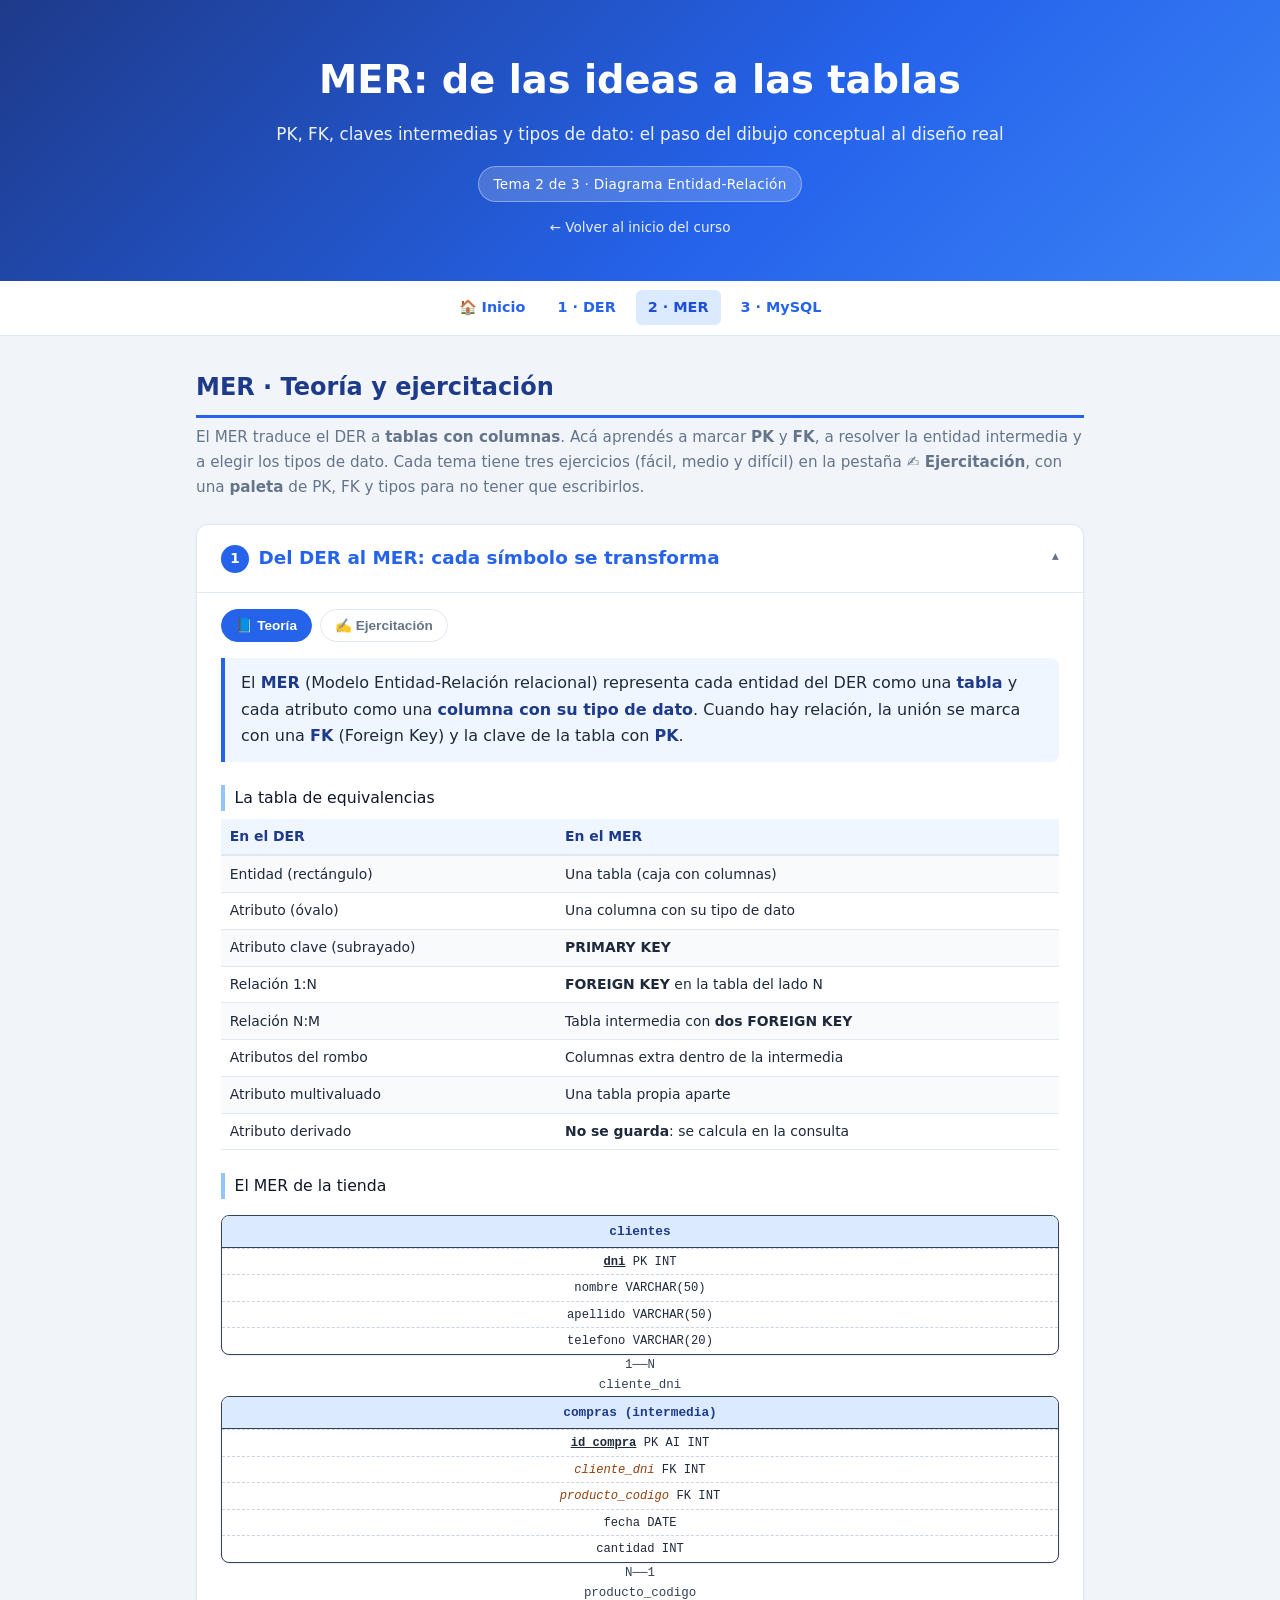
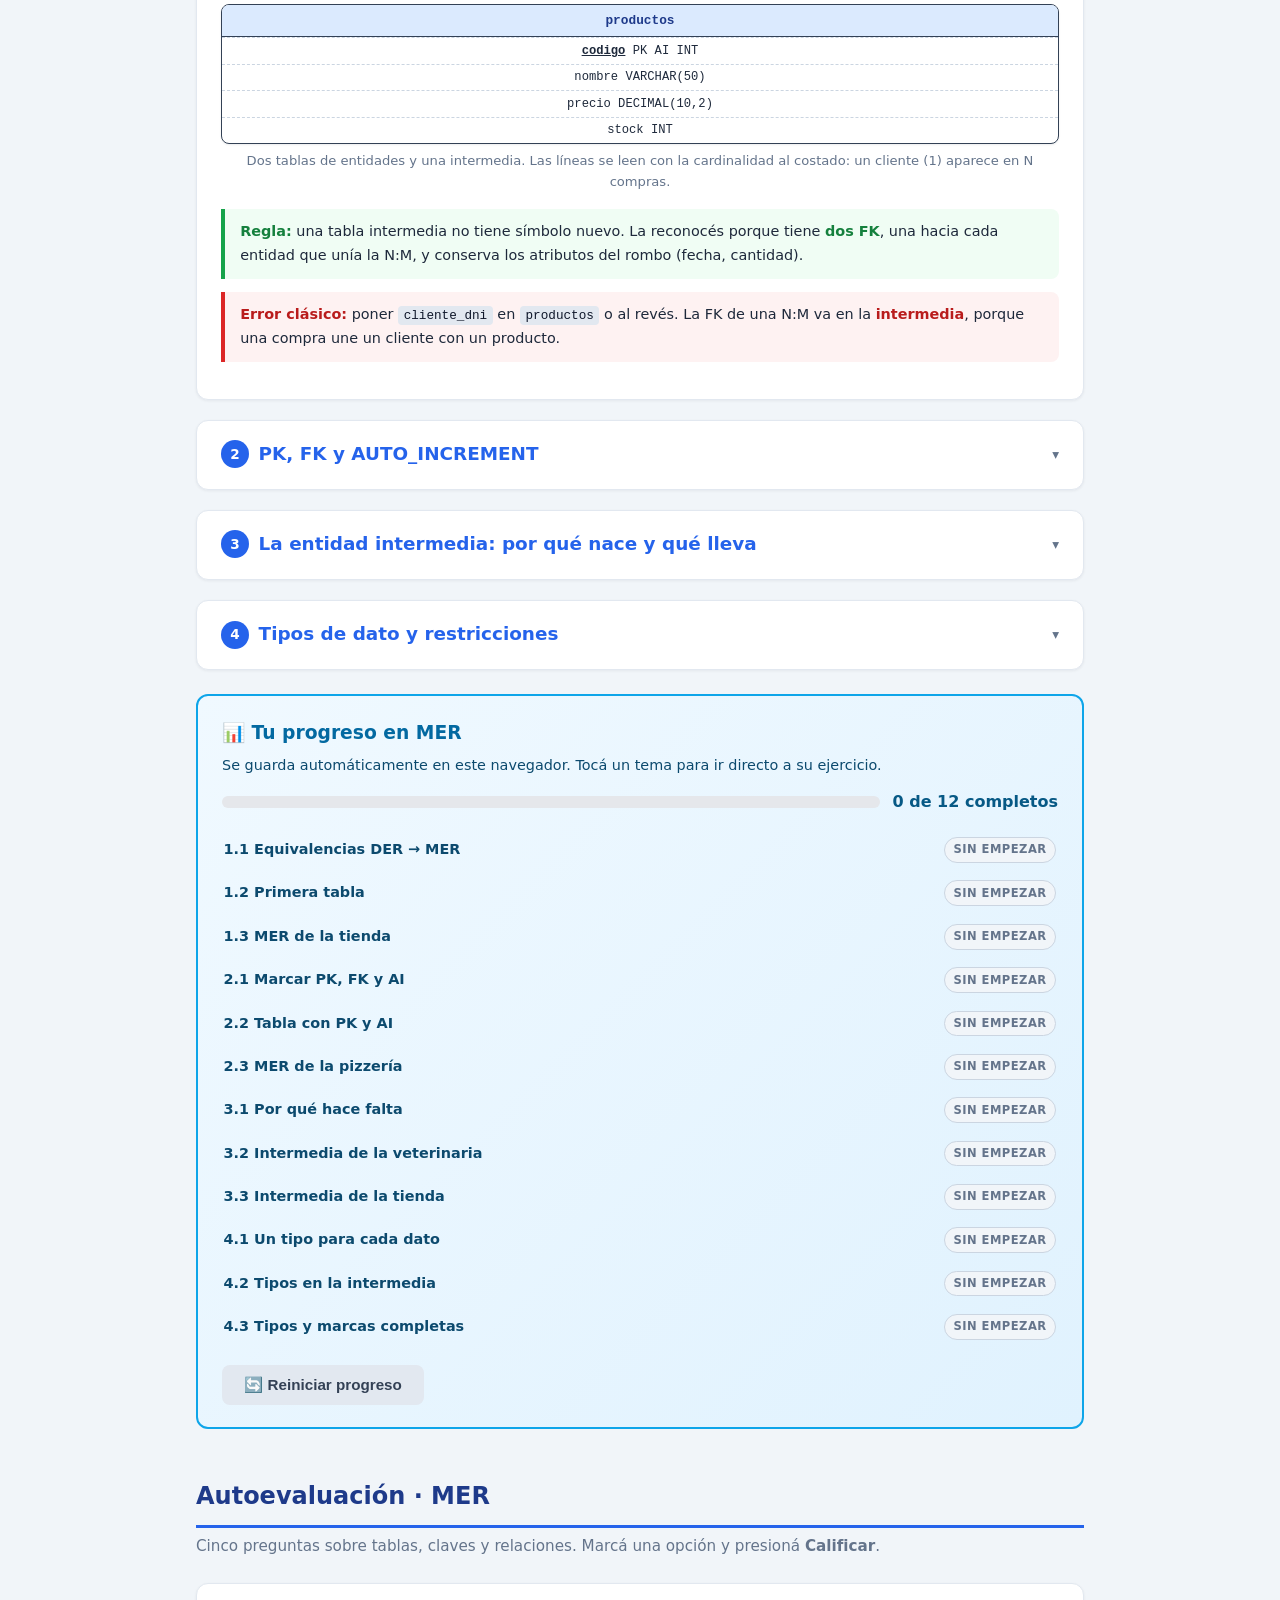
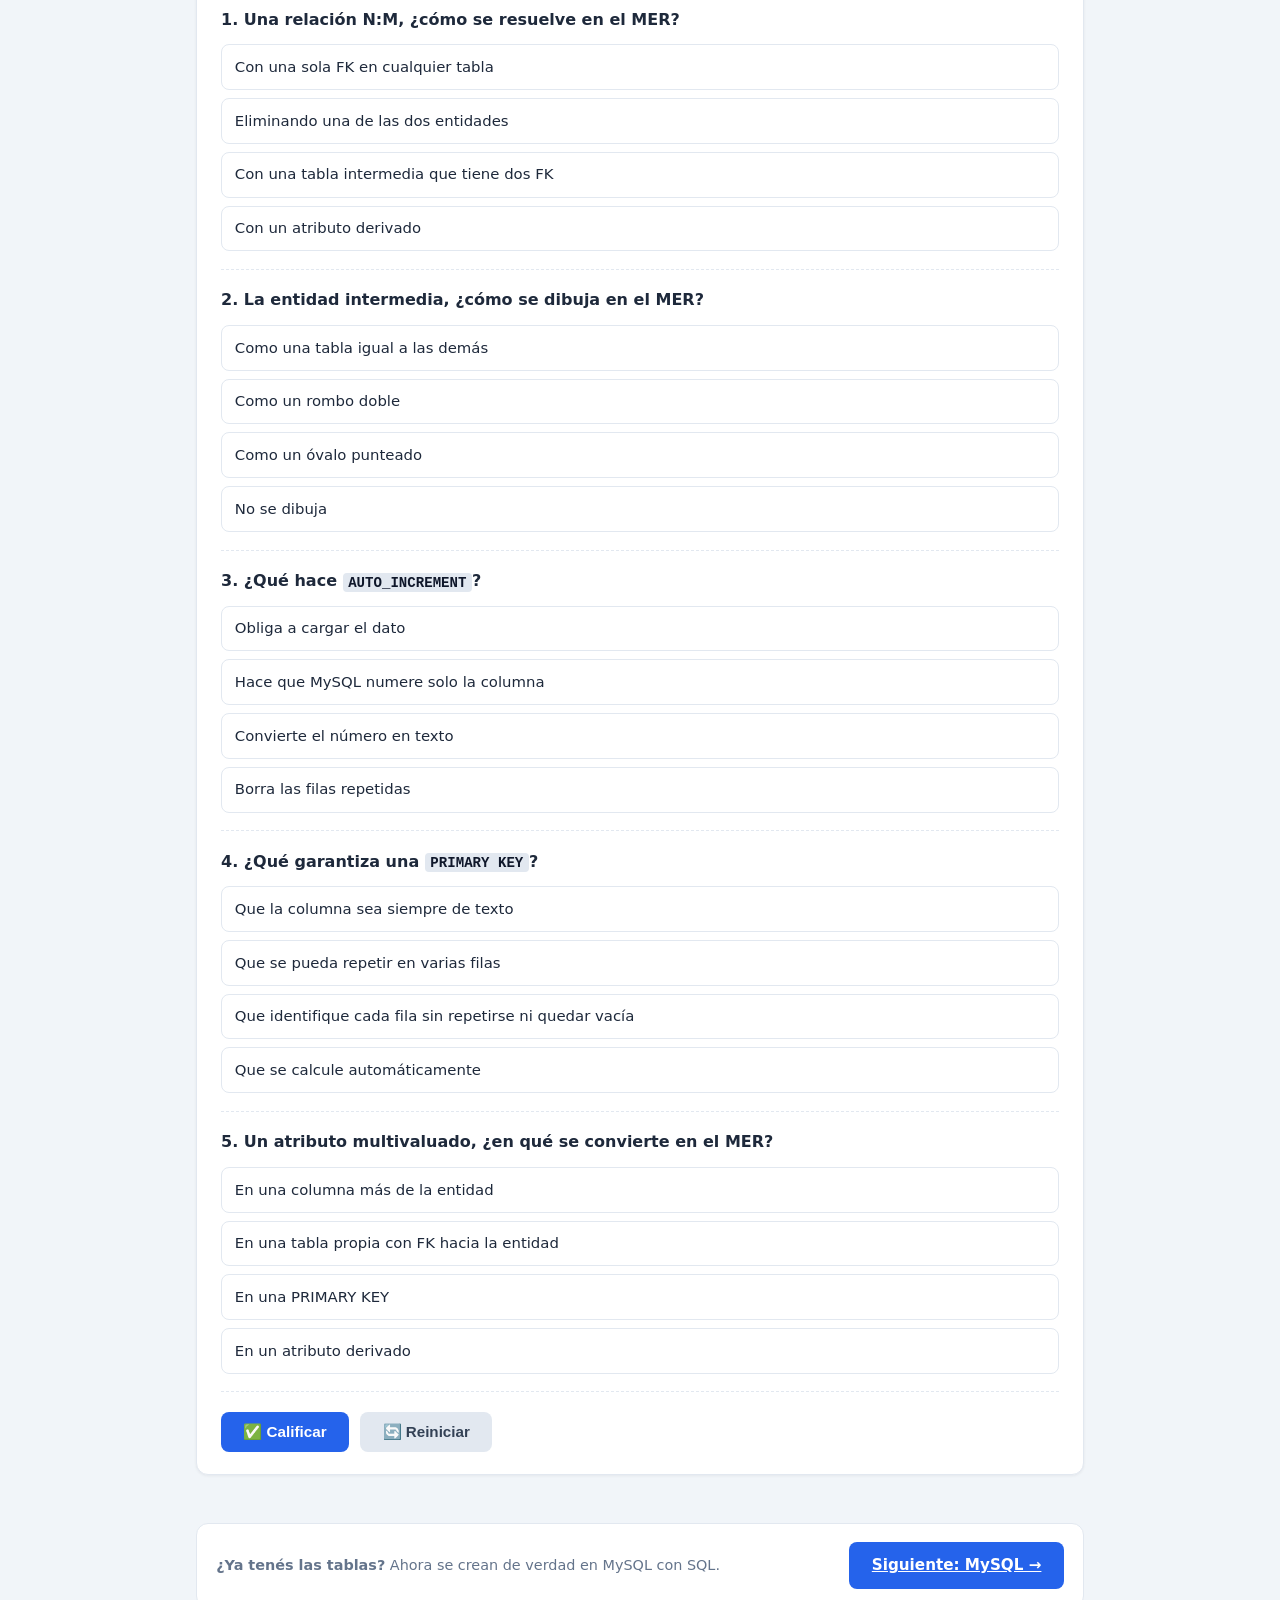
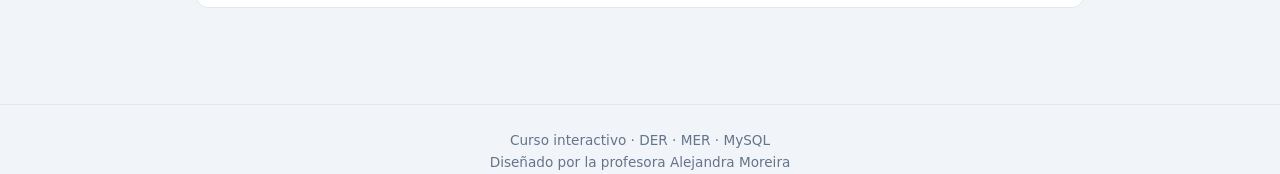
<file: mer.html>
<!DOCTYPE html>
<html lang="es">
<head>
    <meta charset="UTF-8">
    <meta name="viewport" content="width=device-width, initial-scale=1.0">
    <title>MER · Tablas, tipos de atributo y FK · Guía interactiva</title>
    <link rel="stylesheet" href="estilos.css">
</head>
<body>

<header class="hero hero-mer">
    <h1>MER: de las ideas a las tablas</h1>
    <p>PK, FK, claves intermedias y tipos de dato: el paso del dibujo conceptual al diseño real</p>
    <span class="badge">Tema 2 de 3 · Diagrama Entidad-Relación</span>
    <br><a class="back-link" href="index.html">← Volver al inicio del curso</a>
</header>

<nav class="sumario">
    <a href="index.html">🏠 Inicio</a>
    <a href="der.html">1 · DER</a>
    <a href="mer.html" class="activo">2 · MER</a>
    <a href="mysql.html">3 · MySQL</a>
</nav>

<main>

    <section id="teoria">
        <h2 class="section-title">MER · Teoría y ejercitación</h2>
        <p class="section-sub">
            El MER traduce el DER a <strong>tablas con columnas</strong>. Acá aprendés a marcar
            <strong>PK</strong> y <strong>FK</strong>, a resolver la entidad intermedia y a elegir los
            tipos de dato. Cada tema tiene tres ejercicios (fácil, medio y difícil) en la pestaña
            <strong>✍️ Ejercitación</strong>, con una <strong>paleta</strong> de PK, FK y tipos para
            no tener que escribirlos.
        </p>

        <!-- 1 -->
        <article class="card">
            <h3><span class="num">1</span> Del DER al MER: cada símbolo se transforma</h3>
            <p class="concept">
                El <strong>MER</strong> (Modelo Entidad-Relación relacional) representa cada entidad del DER
                como una <strong>tabla</strong> y cada atributo como una
                <strong>columna con su tipo de dato</strong>. Cuando hay relación, la unión se marca
                con una <strong>FK</strong> (Foreign Key) y la clave de la tabla con <strong>PK</strong>.
            </p>

            <div class="sub">La tabla de equivalencias</div>
            <table class="datos">
                <tr><th>En el DER</th><th>En el MER</th></tr>
                <tr><td>Entidad (rectángulo)</td><td>Una tabla (caja con columnas)</td></tr>
                <tr><td>Atributo (óvalo)</td><td>Una columna con su tipo de dato</td></tr>
                <tr><td>Atributo clave (subrayado)</td><td><strong>PRIMARY KEY</strong></td></tr>
                <tr><td>Relación 1:N</td><td><strong>FOREIGN KEY</strong> en la tabla del lado N</td></tr>
                <tr><td>Relación N:M</td><td>Tabla intermedia con <strong>dos FOREIGN KEY</strong></td></tr>
                <tr><td>Atributos del rombo</td><td>Columnas extra dentro de la intermedia</td></tr>
                <tr><td>Atributo multivaluado</td><td>Una tabla propia aparte</td></tr>
                <tr><td>Atributo derivado</td><td><strong>No se guarda</strong>: se calcula en la consulta</td></tr>
            </table>

            <div class="sub">El MER de la tienda</div>
            <figure class="figure">
                <div class="mer-wrap">
                    <div class="tblbox">
                        <h4>clientes</h4>
                        <div><span class="pk">dni</span> PK INT</div>
                        <div>nombre VARCHAR(50)</div>
                        <div>apellido VARCHAR(50)</div>
                        <div>telefono VARCHAR(20)</div>
                    </div>
                    <div class="conector">1──N
cliente_dni</div>
                    <div class="tblbox">
                        <h4>compras (intermedia)</h4>
                        <div><span class="pk">id_compra</span> PK AI INT</div>
                        <div><span class="fk">cliente_dni</span> FK INT</div>
                        <div><span class="fk">producto_codigo</span> FK INT</div>
                        <div>fecha DATE</div>
                        <div>cantidad INT</div>
                    </div>
                    <div class="conector">N──1
producto_codigo</div>
                    <div class="tblbox">
                        <h4>productos</h4>
                        <div><span class="pk">codigo</span> PK AI INT</div>
                        <div>nombre VARCHAR(50)</div>
                        <div>precio DECIMAL(10,2)</div>
                        <div>stock INT</div>
                    </div>
                </div>
                <figcaption>
                    Dos tablas de entidades y una intermedia. Las líneas se leen con la cardinalidad
                    al costado: un cliente (1) aparece en N compras.
                </figcaption>
            </figure>

            <div class="okbox">
                <strong>Regla:</strong> una tabla intermedia no tiene símbolo nuevo. La reconocés porque
                tiene <strong>dos FK</strong>, una hacia cada entidad que unía la N:M, y conserva los
                atributos del rombo (fecha, cantidad).
            </div>
            <div class="alerta">
                <strong>Error clásico:</strong> poner <code class="inline">cliente_dni</code> en
                <code class="inline">productos</code> o al revés. La FK de una N:M va en la
                <strong>intermedia</strong>, porque una compra une un cliente con un producto.
            </div>

            <div class="exercise">
                <h4>✍️ Ejercicio 1.1: las equivalencias <span class="ex-level facil">Fácil</span></h4>
                <p class="ex-goal">
                    Completá a qué se convierte cada elemento del DER cuando pasamos al MER:
                    <strong>entidad</strong>, <strong>atributo</strong>, <strong>atributo clave</strong>
                    y <strong>relación N:M</strong>.
                </p>
                <textarea class="code-input" id="in-mer_1a" spellcheck="false" placeholder="Entidad: ...&#10;Atributo: ...&#10;Atributo clave: ...&#10;Relación N:M: ..."></textarea>
                <div class="ex-actions">
                    <button class="btn btn-primary" onclick="corregir('mer_1a')">✅ Corregir</button>
                    <button class="btn btn-ghost" onclick="limpiar('mer_1a')">Limpiar</button>
                </div>
                <div class="result" id="res-mer_1a"></div>

            </div>

            <div class="exercise">
                <h4>✍️ Ejercicio 1.2: tu primera tabla <span class="ex-level media">Medio</span></h4>
                <p class="ex-goal">
                    Pasá la entidad <strong>CLIENTE</strong> a una tabla. Tiene
                    <code class="inline">id_cliente</code>, <code class="inline">nombre</code>,
                    <code class="inline">apellido</code> y <code class="inline">telefono</code>.<br>
                    Escribí el <strong>nombre de la tabla</strong>, sus <strong>columnas</strong>,
                    marcá la <strong>PK</strong> y usá al menos un <strong>tipo de dato</strong>.
                </p>
                <textarea class="code-input" id="in-mer_1b" spellcheck="false" placeholder="clientes&#10;  id_cliente PK ...&#10;  nombre ...&#10;  ..."></textarea>
                <div class="ex-actions">
                    <button class="btn btn-primary" onclick="corregir('mer_1b')">✅ Corregir</button>
                    <button class="btn btn-ghost" onclick="limpiar('mer_1b')">Limpiar</button>
                </div>
                <div class="result" id="res-mer_1b"></div>

            </div>

            <div class="exercise">
                <h4>✍️ Ejercicio 1.3: el MER completo de la tienda <span class="ex-level dificil">Difícil</span></h4>
                <p class="ex-goal">
                    Escribí las <strong>tres tablas</strong> del MER de la tienda
                    (<code class="inline">clientes</code>, <code class="inline">compras</code>,
                    <code class="inline">productos</code>) con sus columnas. Marcá <strong>PK</strong> y
                    <strong>FK</strong>, indicá la <strong>intermedia</strong> y usá los tipos
                    <strong>INT, VARCHAR, DECIMAL y DATE</strong>.
                </p>
                <textarea class="code-input" id="in-mer_1c" spellcheck="false" placeholder="clientes&#10;  dni PK INT&#10;  ...&#10;&#10;compras (intermedia)&#10;  ...&#10;&#10;productos&#10;  ..."></textarea>
                <div class="ex-actions">
                    <button class="btn btn-primary" onclick="corregir('mer_1c')">✅ Corregir</button>
                    <button class="btn btn-ghost" onclick="limpiar('mer_1c')">Limpiar</button>
                </div>
                <div class="result" id="res-mer_1c"></div>

            </div>
        </article>

        <!-- 2 -->
        <article class="card">
            <h3><span class="num">2</span> PK, FK y AUTO_INCREMENT</h3>
            <p class="concept">
                Tres marcas que aparecen en casi todas las tablas. <strong>PK</strong> identifica cada
                fila; <strong>FK</strong> une con otra tabla; <strong>AI</strong> hace que MySQL numere
                solo. Si la PK es autoincremental, no hace falta escribirla en los INSERT.
            </p>

            <table class="datos">
                <tr><th>Marca</th><th>Qué significa</th><th>Ejemplo</th></tr>
                <tr><td><strong>PK</strong></td><td>Identifica cada fila: no se repite ni queda vacía.</td><td>clientes.dni</td></tr>
                <tr><td><strong>FK</strong></td><td>Apunta a la PK de otra tabla y une los datos.</td><td>compras.cliente_dni → clientes.dni</td></tr>
                <tr><td><strong>AI</strong></td><td>AUTO_INCREMENT: MySQL numera solo (1, 2, 3…).</td><td>compras.id_compra</td></tr>
                <tr><td><strong>UNIQUE</strong></td><td>No se repite, pero puede quedar vacío. Se usa en 1:1.</td><td>dnis.id_persona</td></tr>
            </table>

            <div class="sub">Cómo leer las líneas del MER</div>
            <ul class="explain">
                <li>La línea sale de la <strong>PK</strong> de un lado y llega a la <strong>FK</strong> del otro.</li>
                <li>En <strong>1:N</strong>, la FK siempre está en la tabla del lado <strong>N</strong>.</li>
                <li>En <strong>N:M</strong>, la FK no alcanza: aparece la tabla intermedia con dos FK.</li>
                <li>En <strong>1:1</strong>, una de las dos tablas lleva la FK con <strong>UNIQUE</strong>.</li>
            </ul>

            <div class="exercise">
                <h4>✍️ Ejercicio 2.1: marcá PK, FK y AI <span class="ex-level facil">Fácil</span></h4>
                <p class="ex-goal">
                    Esta es la tabla <code class="inline">compras</code>:
                    <code class="inline">id_compra</code>, <code class="inline">cliente_dni</code>,
                    <code class="inline">producto_codigo</code>, <code class="inline">fecha</code>,
                    <code class="inline">cantidad</code>.<br>
                    Indicá cuál es la <strong>PK</strong>, cuáles son <strong>FK</strong> y en qué
                    columna conviene <strong>AUTO_INCREMENT</strong>.
                </p>
                <textarea class="code-input" id="in-mer_2a" spellcheck="false" placeholder="PK: ...&#10;FK: ...&#10;AUTO_INCREMENT: ..."></textarea>
                <div class="ex-actions">
                    <button class="btn btn-primary" onclick="corregir('mer_2a')">✅ Corregir</button>
                    <button class="btn btn-ghost" onclick="limpiar('mer_2a')">Limpiar</button>
                </div>
                <div class="result" id="res-mer_2a"></div>

            </div>

            <div class="exercise">
                <h4>✍️ Ejercicio 2.2: una tabla con PK y AI <span class="ex-level media">Medio</span></h4>
                <p class="ex-goal">
                    Escribí la tabla <code class="inline">productos</code> con:
                    <code class="inline">codigo</code> (PK, AUTO_INCREMENT, INT),
                    <code class="inline">nombre</code> (VARCHAR(50)),
                    <code class="inline">precio</code> (DECIMAL(10,2)) y
                    <code class="inline">stock</code> (INT).
                </p>
                <textarea class="code-input" id="in-mer_2b" spellcheck="false" placeholder="productos&#10;  codigo PK ...&#10;  nombre ...&#10;  ..."></textarea>
                <div class="ex-actions">
                    <button class="btn btn-primary" onclick="corregir('mer_2b')">✅ Corregir</button>
                    <button class="btn btn-ghost" onclick="limpiar('mer_2b')">Limpiar</button>
                </div>
                <div class="result" id="res-mer_2b"></div>

            </div>

            <div class="exercise">
                <h4>✍️ Ejercicio 2.3: el MER de la pizzería <span class="ex-level dificil">Difícil</span></h4>
                <p class="ex-goal">
                    Usá el DER de la pizzería (CLIENTE – PIDE – PIZZA, con PEDIDO como entidad
                    intermedia). Escribí las <strong>tres tablas</strong> con sus columnas, marcá
                    <strong>PK</strong> y <strong>FK</strong>, indicá <strong>fecha</strong> y
                    <strong>cantidad</strong> en la intermedia y elegí los tipos de dato.
                </p>
                <textarea class="code-input" id="in-mer_2c" spellcheck="false" placeholder="clientes&#10;  id_cliente PK ...&#10;  ...&#10;&#10;pizzas&#10;  ...&#10;&#10;pedidos (intermedia)&#10;  ..."></textarea>
                <div class="ex-actions">
                    <button class="btn btn-primary" onclick="corregir('mer_2c')">✅ Corregir</button>
                    <button class="btn btn-ghost" onclick="limpiar('mer_2c')">Limpiar</button>
                </div>
                <div class="result" id="res-mer_2c"></div>

            </div>
        </article>

        <!-- 3 -->
        <article class="card">
            <h3><span class="num">3</span> La entidad intermedia: por qué nace y qué lleva</h3>
            <p class="concept">
                Cuando la relación es <strong>N:M</strong>, una sola FK no alcanza. Por eso se crea una
                <strong>tabla intermedia</strong> que tiene una FK hacia cada entidad y guarda los
                atributos propios del hecho (fecha, cantidad, nota, etc.). En el MER se dibuja
                <strong>igual que cualquier tabla</strong>: no tiene un símbolo nuevo.
            </p>

            <div class="mer-wrap">
                <div class="tblbox">
                    <h4>clientes</h4>
                    <div><span class="pk">dni</span> PK INT</div>
                    <div>nombre VARCHAR(50)</div>
                </div>
                <div class="conector">1──N
cliente_dni</div>
                <div class="tblbox">
                    <h4>compras (intermedia)</h4>
                    <div><span class="pk">id_compra</span> PK AI INT</div>
                    <div><span class="fk">cliente_dni</span> FK INT</div>
                    <div><span class="fk">producto_codigo</span> FK INT</div>
                    <div>fecha DATE</div>
                    <div>cantidad INT</div>
                </div>
                <div class="conector">N──1
producto_codigo</div>
                <div class="tblbox">
                    <h4>productos</h4>
                    <div><span class="pk">codigo</span> PK AI INT</div>
                    <div>nombre VARCHAR(50)</div>
                    <div>precio DECIMAL(10,2)</div>
                </div>
            </div>

            <div class="sub">Qué columnas lleva la intermedia</div>
            <ol class="explain">
                <li>Su propia <strong>PK</strong> (id_compra), para identificar cada fila.</li>
                <li>Una <strong>FK</strong> hacia la primera entidad (cliente_dni → clientes.dni).</li>
                <li>Una <strong>FK</strong> hacia la segunda entidad (producto_codigo → productos.codigo).</li>
                <li>Los <strong>atributos del rombo</strong>: fecha, cantidad y los que pida el enunciado.</li>
            </ol>

            <div class="okbox">
                <strong>En el DER</strong> la intermedia puede aparecer como rectángulo (COMPRA) y los
                rombos que quedan son las dos relaciones 1:N (REALIZA e INCLUYE).
            </div>
            <div class="alerta">
                <strong>No confundas:</strong> el rombo representa la relación; la tabla intermedia
                representa la <strong>tabla que resuelve</strong> el N:M. Al pasar al MER, COMPRA se
                convierte en <code class="inline">compras</code>.
            </div>

            <div class="exercise">
                <h4>✍️ Ejercicio 3.1: por qué hace falta <span class="ex-level facil">Fácil</span></h4>
                <p class="ex-goal">
                    ¿Por qué una relación <strong>N:M</strong> no se resuelve con una sola FK?,
                    ¿qué tabla se agrega? y ¿cuántas <strong>FK</strong> lleva esa tabla.
                </p>
                <textarea class="code-input" id="in-mer_3a" spellcheck="false" placeholder="Cardinalidad: ...&#10;Hace falta: ...&#10;Cantidad de FK: ..."></textarea>
                <div class="ex-actions">
                    <button class="btn btn-primary" onclick="corregir('mer_3a')">✅ Corregir</button>
                    <button class="btn btn-ghost" onclick="limpiar('mer_3a')">Limpiar</button>
                </div>
                <div class="result" id="res-mer_3a"></div>

            </div>

            <div class="exercise">
                <h4>✍️ Ejercicio 3.2: la intermedia de la veterinaria <span class="ex-level media">Medio</span></h4>
                <p class="ex-goal">
                    Un veterinario atiende muchas mascotas y una mascota es atendida por varios
                    veterinarios. Escribí la tabla intermedia <code class="inline">consultas</code>:
                    <strong>PK propia</strong>, las <strong>dos FK</strong>, <strong>fecha</strong> y
                    <strong>motivo</strong>.
                </p>
                <textarea class="code-input" id="in-mer_3b" spellcheck="false" placeholder="consultas&#10;  id_consulta PK ...&#10;  ... FK ..."></textarea>
                <div class="ex-actions">
                    <button class="btn btn-primary" onclick="corregir('mer_3b')">✅ Corregir</button>
                    <button class="btn btn-ghost" onclick="limpiar('mer_3b')">Limpiar</button>
                </div>
                <div class="result" id="res-mer_3b"></div>

            </div>

            <div class="exercise">
                <h4>✍️ Ejercicio 3.3: explicá la intermedia de la tienda <span class="ex-level dificil">Difícil</span></h4>
                <p class="ex-goal">
                    Explicá por qué <strong>COMPRA termina siendo una tabla</strong> y no solo un rombo.
                    Indicá: <strong>qué cardinalidad</strong> había entre clientes y productos,
                    <strong>qué columnas</strong> lleva <code class="inline">compras</code>,
                    <strong>cuáles son sus dos claves foráneas</strong> y <strong>qué dos relaciones
                    1:N</strong> aparecen.
                </p>
                <textarea class="code-input" id="in-mer_3c" spellcheck="false" placeholder="La relación original era ...&#10;La tabla compras lleva ...&#10;Sus FK son ...&#10;Las relaciones 1:N son ..."></textarea>
                <div class="ex-actions">
                    <button class="btn btn-primary" onclick="corregir('mer_3c')">✅ Corregir</button>
                    <button class="btn btn-ghost" onclick="limpiar('mer_3c')">Limpiar</button>
                </div>
                <div class="result" id="res-mer_3c"></div>

            </div>
        </article>

        <!-- 4 -->
        <article class="card">
            <h3><span class="num">4</span> Tipos de dato y restricciones</h3>
            <p class="concept">
                Cada columna necesita un <strong>tipo</strong> y, si corresponde, una
                <strong>restricción</strong>. Elegir bien evita datos imposibles: un precio no debería
                ser texto, una fecha no debería ser un número suelto y una clave no debería repetirse.
            </p>

            <table class="datos">
                <tr><th>Tipo / restricción</th><th>Para qué sirve</th><th>Ejemplo</th></tr>
                <tr><td><code class="inline">INT</code></td><td>Números enteros</td><td>dni, stock, cantidad</td></tr>
                <tr><td><code class="inline">DECIMAL(10,2)</code></td><td>Números con decimales exactos</td><td>precio, total</td></tr>
                <tr><td><code class="inline">VARCHAR(n)</code></td><td>Texto corto de longitud variable</td><td>nombre, telefono</td></tr>
                <tr><td><code class="inline">DATE</code></td><td>Fechas AAAA-MM-DD</td><td>fecha, fecha_nacimiento</td></tr>
                <tr><td><code class="inline">PRIMARY KEY</code></td><td>Identifica cada fila</td><td>id_compra</td></tr>
                <tr><td><code class="inline">FOREIGN KEY ... REFERENCES</code></td><td>Une con la PK de otra tabla</td><td>cliente_dni → clientes.dni</td></tr>
                <tr><td><code class="inline">NOT NULL</code></td><td>Obliga a cargar el dato</td><td>nombre</td></tr>
                <tr><td><code class="inline">DEFAULT 0</code></td><td>Valor si no se indica otro</td><td>stock</td></tr>
            </table>

            <div class="buenas">
                <strong>Truco:</strong> preguntate qué operaciones vas a hacer con el dato. Si vas a
                sumar o multiplicar → número; si vas a ordenar por fecha → DATE; si es un texto corto →
                VARCHAR.
            </div>
            <div class="alerta">
                <strong>Error clásico:</strong> guardar el <strong>total</strong> de una compra como
                columna. Es un dato <strong>derivado</strong>: se calcula con
                <code class="inline">precio * cantidad</code> en la consulta.
            </div>

            <div class="exercise">
                <h4>✍️ Ejercicio 4.1: un tipo para cada dato <span class="ex-level facil">Fácil</span></h4>
                <p class="ex-goal">
                    Escribí el tipo que corresponde a cada columna:
                    <strong>nombre</strong>, <strong>precio</strong>, <strong>fecha</strong> y
                    <strong>stock</strong>. Usá INT, VARCHAR, DECIMAL o DATE.
                </p>
                <textarea class="code-input" id="in-mer_4a" spellcheck="false" placeholder="nombre ...&#10;precio ...&#10;fecha ...&#10;stock ..."></textarea>
                <div class="ex-actions">
                    <button class="btn btn-primary" onclick="corregir('mer_4a')">✅ Corregir</button>
                    <button class="btn btn-ghost" onclick="limpiar('mer_4a')">Limpiar</button>
                </div>
                <div class="result" id="res-mer_4a"></div>

            </div>

            <div class="exercise">
                <h4>✍️ Ejercicio 4.2: tipos en la intermedia <span class="ex-level media">Medio</span></h4>
                <p class="ex-goal">
                    Para la tabla <code class="inline">compras</code>: elegí el tipo de
                    <code class="inline">id_compra</code>, <code class="inline">cliente_dni</code> y
                    <code class="inline">cantidad</code>. Después decidí qué pasa con
                    <code class="inline">total</code>: ¿se guarda o se calcula?
                </p>
                <textarea class="code-input" id="in-mer_4b" spellcheck="false" placeholder="id_compra ...&#10;cliente_dni ...&#10;cantidad ...&#10;total ..."></textarea>
                <div class="ex-actions">
                    <button class="btn btn-primary" onclick="corregir('mer_4b')">✅ Corregir</button>
                    <button class="btn btn-ghost" onclick="limpiar('mer_4b')">Limpiar</button>
                </div>
                <div class="result" id="res-mer_4b"></div>

            </div>

            <div class="exercise">
                <h4>✍️ Ejercicio 4.3: tipos y marcas completas <span class="ex-level dificil">Difícil</span></h4>
                <p class="ex-goal">
                    Para la tabla <code class="inline">compras</code> de la tienda, escribí cada columna
                    con su <strong>tipo</strong> y su <strong>marca</strong>:
                    <code class="inline">id_compra</code> (clave automática),
                    <code class="inline">cliente_dni</code> (FK a clientes),
                    <code class="inline">producto_codigo</code> (FK a productos),
                    <code class="inline">fecha</code> y <code class="inline">cantidad</code>.
                    Agregá una columna <code class="inline">total</code> y explicá si se guarda o se calcula.
                </p>
                <textarea class="code-input" id="in-mer_4c" spellcheck="false" placeholder="id_compra ...&#10;cliente_dni ...&#10;producto_codigo ...&#10;fecha ...&#10;cantidad ...&#10;total ..."></textarea>
                <div class="ex-actions">
                    <button class="btn btn-primary" onclick="corregir('mer_4c')">✅ Corregir</button>
                    <button class="btn btn-ghost" onclick="limpiar('mer_4c')">Limpiar</button>
                </div>
                <div class="result" id="res-mer_4c"></div>

            </div>
        </article>

        <!-- Progreso -->
        <div class="progress-card" id="progreso">
            <h3>📊 Tu progreso en MER</h3>
            <p style="margin:0;font-size:.9rem;color:#0c4a6e;">
                Se guarda automáticamente en este navegador. Tocá un tema para ir directo a su ejercicio.
            </p>
            <div class="progress-top">
                <div class="score-bar"><div class="score-fill" id="progreso-barra" style="width:0%"></div></div>
                <span class="progress-pct" id="progreso-texto">0 de 4 completos</span>
            </div>
            <ul class="progress-list" id="progreso-lista"></ul>
            <div class="quiz-actions">
                <button class="btn btn-ghost" onclick="reiniciarTodo()">🔄 Reiniciar progreso</button>
            </div>
        </div>
    </section>

    <!-- Autoevaluación -->
    <section id="quiz">
        <h2 class="section-title">Autoevaluación · MER</h2>
        <p class="section-sub">
            Cinco preguntas sobre tablas, claves y relaciones. Marcá una opción y presioná
            <strong>Calificar</strong>.
        </p>
        <div class="card">
            <div class="quiz-question" data-answer="c">
                <p class="q-text">1. Una relación N:M, ¿cómo se resuelve en el MER?</p>
                <ul class="options-list">
                    <li data-opt="a">Con una sola FK en cualquier tabla</li>
                    <li data-opt="b">Eliminando una de las dos entidades</li>
                    <li data-opt="c">Con una tabla intermedia que tiene dos FK</li>
                    <li data-opt="d">Con un atributo derivado</li>
                </ul>
            </div>
            <div class="quiz-question" data-answer="a">
                <p class="q-text">2. La entidad intermedia, ¿cómo se dibuja en el MER?</p>
                <ul class="options-list">
                    <li data-opt="a">Como una tabla igual a las demás</li>
                    <li data-opt="b">Como un rombo doble</li>
                    <li data-opt="c">Como un óvalo punteado</li>
                    <li data-opt="d">No se dibuja</li>
                </ul>
            </div>
            <div class="quiz-question" data-answer="b">
                <p class="q-text">3. ¿Qué hace <code class="inline">AUTO_INCREMENT</code>?</p>
                <ul class="options-list">
                    <li data-opt="a">Obliga a cargar el dato</li>
                    <li data-opt="b">Hace que MySQL numere solo la columna</li>
                    <li data-opt="c">Convierte el número en texto</li>
                    <li data-opt="d">Borra las filas repetidas</li>
                </ul>
            </div>
            <div class="quiz-question" data-answer="c">
                <p class="q-text">4. ¿Qué garantiza una <code class="inline">PRIMARY KEY</code>?</p>
                <ul class="options-list">
                    <li data-opt="a">Que la columna sea siempre de texto</li>
                    <li data-opt="b">Que se pueda repetir en varias filas</li>
                    <li data-opt="c">Que identifique cada fila sin repetirse ni quedar vacía</li>
                    <li data-opt="d">Que se calcule automáticamente</li>
                </ul>
            </div>
            <div class="quiz-question" data-answer="b">
                <p class="q-text">5. Un atributo multivaluado, ¿en qué se convierte en el MER?</p>
                <ul class="options-list">
                    <li data-opt="a">En una columna más de la entidad</li>
                    <li data-opt="b">En una tabla propia con FK hacia la entidad</li>
                    <li data-opt="c">En una PRIMARY KEY</li>
                    <li data-opt="d">En un atributo derivado</li>
                </ul>
            </div>
            <div class="quiz-actions">
                <button class="btn btn-primary" onclick="calificarQuiz('quiz','score-banner')">✅ Calificar</button>
                <button class="btn btn-ghost" onclick="reiniciarQuiz('quiz','score-banner')">🔄 Reiniciar</button>
            </div>
            <div id="score-banner"></div>
        </div>
    </section>

    <div class="next-topic">
        <p><strong>¿Ya tenés las tablas?</strong> Ahora se crean de verdad en MySQL con SQL.</p>
        <a class="btn btn-primary" href="mysql.html">Siguiente: MySQL →</a>
    </div>

</main>

<footer class="pie">
    Curso interactivo · DER · MER · MySQL<br>Diseñado por la profesora Alejandra Moreira
</footer>

<script>
window.GUIA = {
    prefijo: 'mer_',
    paleta: [
        { etiqueta: 'PK', inserta: 'PK' },
        { etiqueta: 'FK', inserta: 'FK' },
        { etiqueta: 'AUTO_INCREMENT', inserta: 'AUTO_INCREMENT' },
        { etiqueta: 'INT', inserta: 'INT' },
        { etiqueta: 'VARCHAR', inserta: 'VARCHAR' },
        { etiqueta: 'DECIMAL', inserta: 'DECIMAL' },
        { etiqueta: 'DATE', inserta: 'DATE' }
    ],
    temas: [
        { id: 'mer_1a', nombre: '1.1 Equivalencias DER → MER' },
        { id: 'mer_1b', nombre: '1.2 Primera tabla' },
        { id: 'mer_1c', nombre: '1.3 MER de la tienda' },
        { id: 'mer_2a', nombre: '2.1 Marcar PK, FK y AI' },
        { id: 'mer_2b', nombre: '2.2 Tabla con PK y AI' },
        { id: 'mer_2c', nombre: '2.3 MER de la pizzería' },
        { id: 'mer_3a', nombre: '3.1 Por qué hace falta' },
        { id: 'mer_3b', nombre: '3.2 Intermedia de la veterinaria' },
        { id: 'mer_3c', nombre: '3.3 Intermedia de la tienda' },
        { id: 'mer_4a', nombre: '4.1 Un tipo para cada dato' },
        { id: 'mer_4b', nombre: '4.2 Tipos en la intermedia' },
        { id: 'mer_4c', nombre: '4.3 Tipos y marcas completas' }
    ],
    ejercicios: {
        mer_1a: [
            { d: 'Entidad → tabla', f: function (c) { return /entidad[^\n]*tabla|tabla[^\n]*entidad/.test(c); } },
            { d: 'Atributo → columna', f: function (c) { return /atributo[^\n]*columna|columna[^\n]*atributo/.test(c); } },
            { d: 'Atributo clave → PRIMARY KEY', f: function (c) { return /primary key/.test(c); } },
            { d: 'Relación N:M → tabla intermedia', f: function (c) { return /n\s*:\s*m[^\n]*intermedia|intermedia[^\n]*n\s*:\s*m/.test(c); } }
        ],
        mer_1b: [
            { d: 'Nombra la tabla clientes', f: function (c) { return /clientes/.test(c); } },
            { d: 'Incluye la columna id_cliente', f: function (c) { return /id_cliente/.test(c); } },
            { d: 'Incluye nombre y apellido', f: function (c) { return /nombre/.test(c) && /apellido/.test(c); } },
            { d: 'Incluye telefono', f: function (c) { return /telefono/.test(c); } },
            { d: 'Marca id_cliente como PK', f: function (c) { return /id_cliente[^\n]*(pk|primary key)|(pk|primary key)[^\n]*id_cliente/.test(c); } },
            { d: 'Usa un tipo de dato (INT o VARCHAR)', f: function (c) { return /\bint\b|varchar/.test(c); } }
        ],
        mer_1c: [
            { d: 'Crea la tabla clientes', f: function (c) { return /clientes/.test(c); } },
            { d: 'Crea la tabla productos', f: function (c) { return /productos/.test(c); } },
            { d: 'Crea la tabla intermedia compras', f: function (c) { return /compras/.test(c); } },
            { d: 'Marca la PK id_compra', f: function (c) { return /id_compra[^\n]*(pk|primary key)|(pk|primary key)[^\n]*id_compra/.test(c); } },
            { d: 'FK cliente_dni hacia clientes', f: function (c) { return /cliente_dni|cliente_id|id_cliente/.test(c); } },
            { d: 'FK producto_codigo hacia productos', f: function (c) { return /producto_codigo|producto_cod|producto_id|id_producto/.test(c); } },
            { d: 'Usa tipos INT, VARCHAR, DECIMAL y DATE', f: function (c) { return /\bint\b/.test(c) && /varchar/.test(c) && /decimal/.test(c) && /\bdate\b/.test(c); } },
            { d: 'Pone fecha y cantidad dentro de compras', f: function (c) { return /fecha/.test(c) && /cantidad/.test(c); } }
        ],
        mer_2a: [
            { d: 'id_compra es la PK', f: function (c) { return /id_compra[^\n]*(pk|primary key)|(pk|primary key)[^\n]*id_compra/.test(c); } },
            { d: 'cliente_dni es FK', f: function (c) { return /cliente_dni[^\n]*(fk|foreign key)|(fk|foreign key)[^\n]*cliente_dni/.test(c); } },
            { d: 'producto_codigo es FK', f: function (c) { return /producto_codigo[^\n]*(fk|foreign key)|(fk|foreign key)[^\n]*producto_codigo/.test(c); } },
            { d: 'AUTO_INCREMENT va en id_compra', f: function (c) { return /id_compra[^\n]*auto_increment|auto_increment[^\n]*id_compra/.test(c); } }
        ],
        mer_2b: [
            { d: 'Crea la tabla productos', f: function (c) { return /productos/.test(c); } },
            { d: 'codigo es la PK', f: function (c) { return /codigo[^\n]*(pk|primary key)|(pk|primary key)[^\n]*codigo/.test(c); } },
            { d: 'codigo es AUTO_INCREMENT', f: function (c) { return /codigo[^\n]*auto_increment|auto_increment[^\n]*codigo/.test(c); } },
            { d: 'precio es DECIMAL', f: function (c) { return /precio[^\n]*decimal/.test(c); } },
            { d: 'nombre es VARCHAR', f: function (c) { return /nombre[^\n]*varchar/.test(c); } }
        ],
        mer_2c: [
            { d: 'Crea la tabla clientes', f: function (c) { return /clientes/.test(c); } },
            { d: 'Crea la tabla pizzas', f: function (c) { return /pizzas/.test(c); } },
            { d: 'Crea la tabla intermedia pedidos', f: function (c) { return /pedidos/.test(c); } },
            { d: 'Marca la PK id_cliente', f: function (c) { return /id_cliente/.test(c); } },
            { d: 'Marca la PK id_pizza', f: function (c) { return /id_pizza/.test(c); } },
            { d: 'Marca la PK id_pedido', f: function (c) { return /id_pedido/.test(c); } },
            { d: 'Indica al menos 3 PRIMARY KEY / PK', f: function (c) { return (c.match(/primary key|\bpk\b/g) || []).length >= 3; } },
            { d: 'Indica al menos 2 FOREIGN KEY / FK', f: function (c) { return (c.match(/\bfk\b|foreign key/g) || []).length >= 2; } },
            { d: 'Usa tipos INT, VARCHAR y DATE', f: function (c) { return /\bint\b/.test(c) && /varchar/.test(c) && /\bdate\b/.test(c); } },
            { d: 'Pone fecha y cantidad dentro de pedidos', f: function (c) { return /fecha/.test(c) && /cantidad/.test(c); } }
        ],
        mer_3a: [
            { d: 'La relación es N:M', f: function (c) { return /n\s*:\s*m|muchos\s+a\s+muchos/.test(c); } },
            { d: 'Hace falta una tabla intermedia', f: function (c) { return /intermedia|puente/.test(c); } },
            { d: 'La intermedia lleva dos FK', f: function (c) { return /(dos|2)\s*(fk|claves foraneas|foreign key)/.test(c); } }
        ],
        mer_3b: [
            { d: 'Crea la tabla intermedia consultas', f: function (c) { return /consulta|atiende/.test(c); } },
            { d: 'FK hacia veterinarios', f: function (c) { return /veterinario|id_vet/.test(c); } },
            { d: 'FK hacia mascotas', f: function (c) { return /mascota/.test(c); } },
            { d: 'Incluye fecha y motivo', f: function (c) { return /fecha/.test(c) && /motivo/.test(c); } },
            { d: 'Tiene su propia PK', f: function (c) { return /(pk|primary key)/.test(c); } }
        ],
        mer_3c: [
            { d: 'Explica que la relación original era N:M', f: function (c) { return /n\s*:\s*m|muchos\s+a\s+muchos/.test(c); } },
            { d: 'COMPRA termina siendo una tabla', f: function (c) { return /tabla[^\n]*compra|compra[^\n]*tabla/.test(c); } },
            { d: 'La tabla compras lleva la PK id_compra', f: function (c) { return /id_compra/.test(c); } },
            { d: 'Incluye las columnas fecha y cantidad', f: function (c) { return /fecha/.test(c) && /cantidad/.test(c); } },
            { d: 'Menciona que tiene dos claves foráneas', f: function (c) { return /(dos|2)\s*(fk|claves foraneas|foreign key)/.test(c); } },
            { d: 'FK hacia clientes (cliente_dni)', f: function (c) { return /cliente_dni|cliente_id|id_cliente/.test(c); } },
            { d: 'FK hacia productos (producto_codigo)', f: function (c) { return /producto_codigo|producto_cod|producto_id|id_producto|codigo_producto/.test(c); } },
            { d: 'Nombra dos relaciones 1:N', f: function (c) { return (c.match(/1\s*:\s*n/g) || []).length >= 2 || /dos relaciones/.test(c); } }
        ],
        mer_4a: [
            { d: 'nombre es VARCHAR', f: function (c) { return /nombre[^\n]*varchar/.test(c); } },
            { d: 'precio es DECIMAL', f: function (c) { return /precio[^\n]*decimal/.test(c); } },
            { d: 'fecha es DATE', f: function (c) { return /fecha[^\n]*date/.test(c); } },
            { d: 'stock es INT', f: function (c) { return /stock[^\n]*int/.test(c); } }
        ],
        mer_4b: [
            { d: 'id_compra es INT', f: function (c) { return /id_compra[^\n]*int/.test(c); } },
            { d: 'cliente_dni es INT', f: function (c) { return /cliente_dni[^\n]*int/.test(c); } },
            { d: 'cantidad es INT', f: function (c) { return /cantidad[^\n]*int/.test(c); } },
            { d: 'total se calcula y no se guarda', f: function (c) { return /total[^\n]*(derivado|calcula|no se guarda)|precio\s*\*\s*cantidad/.test(c); } }
        ],
        mer_4c: [
            { d: 'id_compra es INT y PRIMARY KEY', f: function (c) { return /id_compra[^\n]*(int[^\n]*(primary key|pk)|(primary key|pk)[^\n]*int)/.test(c); } },
            { d: 'id_compra usa AUTO_INCREMENT', f: function (c) { return /id_compra[^\n]*auto_increment|auto_increment[^\n]*id_compra/.test(c); } },
            { d: 'cliente_dni es FK y apunta a clientes', f: function (c) { return /cliente_dni[^\n]*(fk|foreign key|references)[^\n]*cliente|cliente_dni[^\n]*(fk|foreign key)/.test(c); } },
            { d: 'producto_codigo es FK y apunta a productos', f: function (c) { return /producto_codigo[^\n]*(fk|foreign key|references)[^\n]*producto|producto_codigo[^\n]*(fk|foreign key)/.test(c); } },
            { d: 'fecha es de tipo DATE', f: function (c) { return /fecha[^\n]*date/.test(c); } },
            { d: 'cantidad es de tipo INT', f: function (c) { return /cantidad[^\n]*int/.test(c); } },
            { d: 'Explica que total es derivado (se calcula, no se guarda)', f: function (c) { return /total[^\n]*(derivado|calcula|no se guarda)|precio\s*\*\s*cantidad/.test(c); } }
        ]
    }
};
</script>
<script src="app.js"></script>
</body>
</html>
</file>
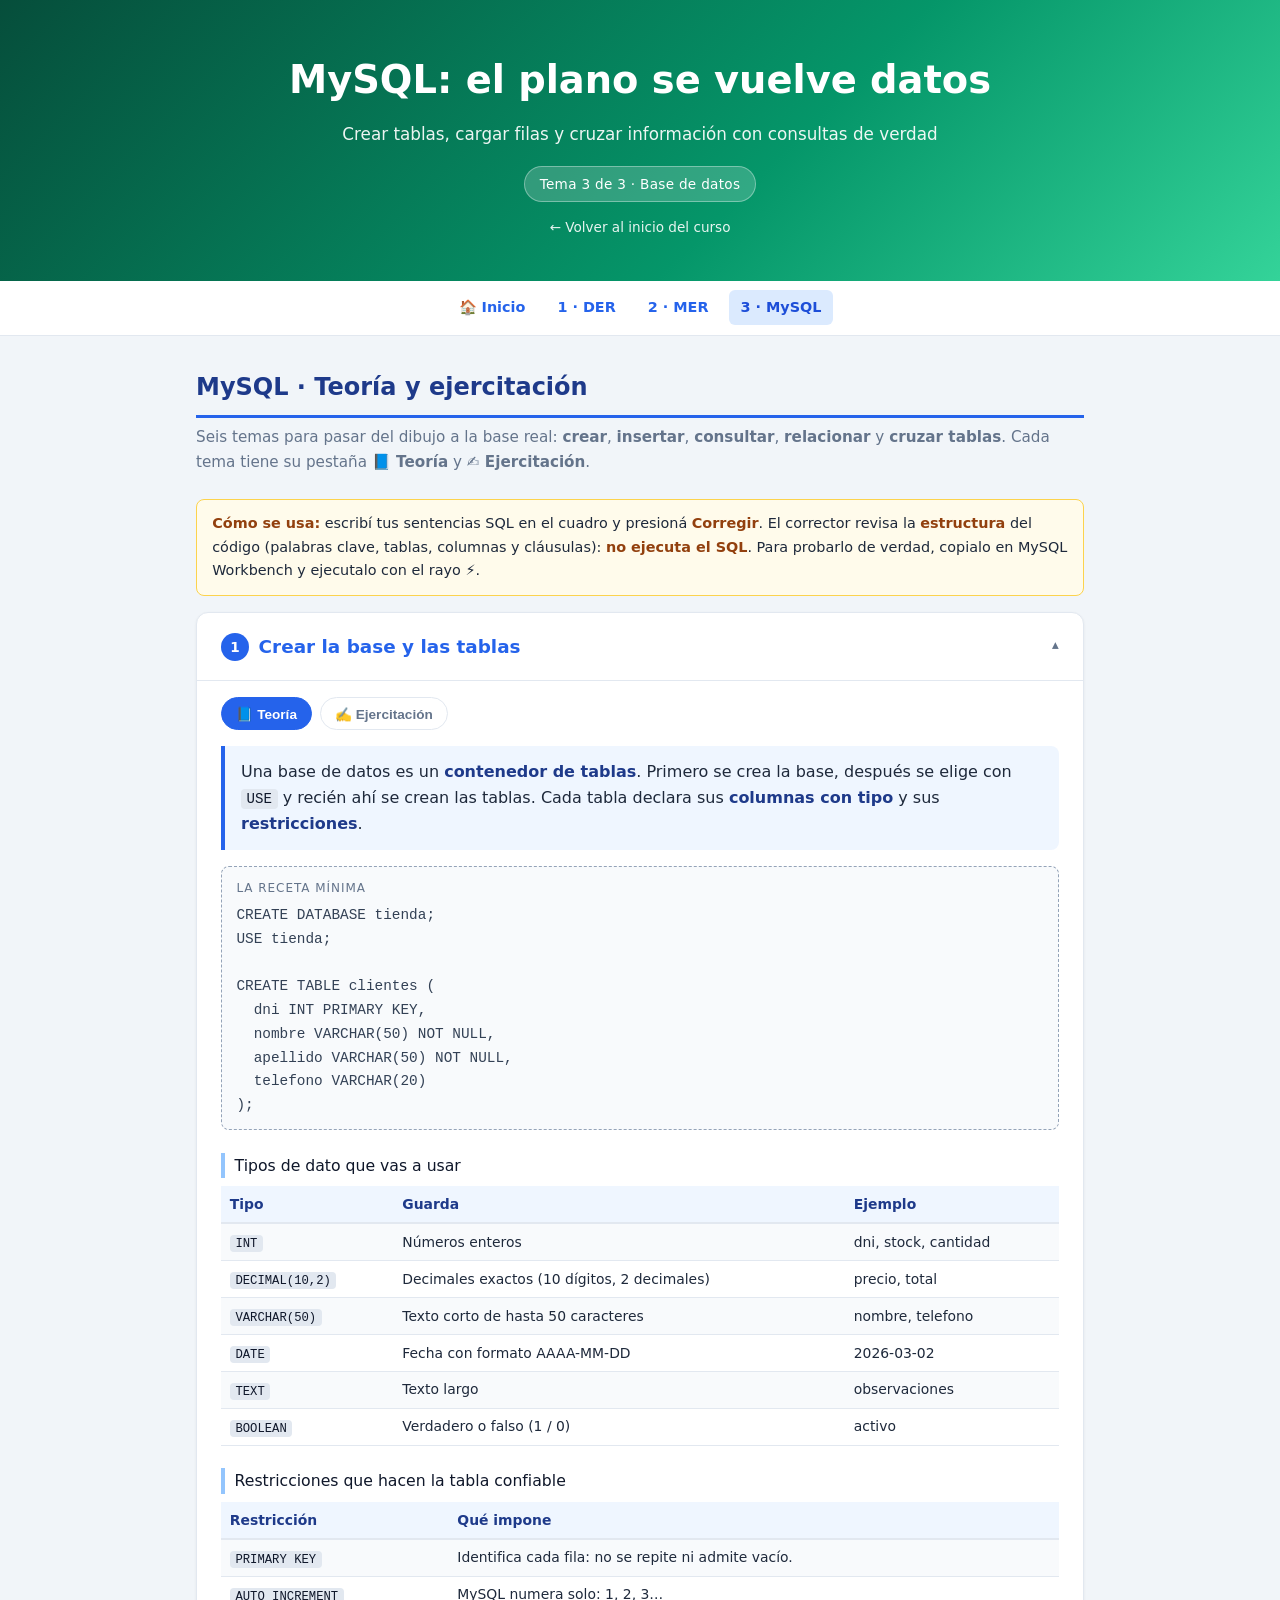
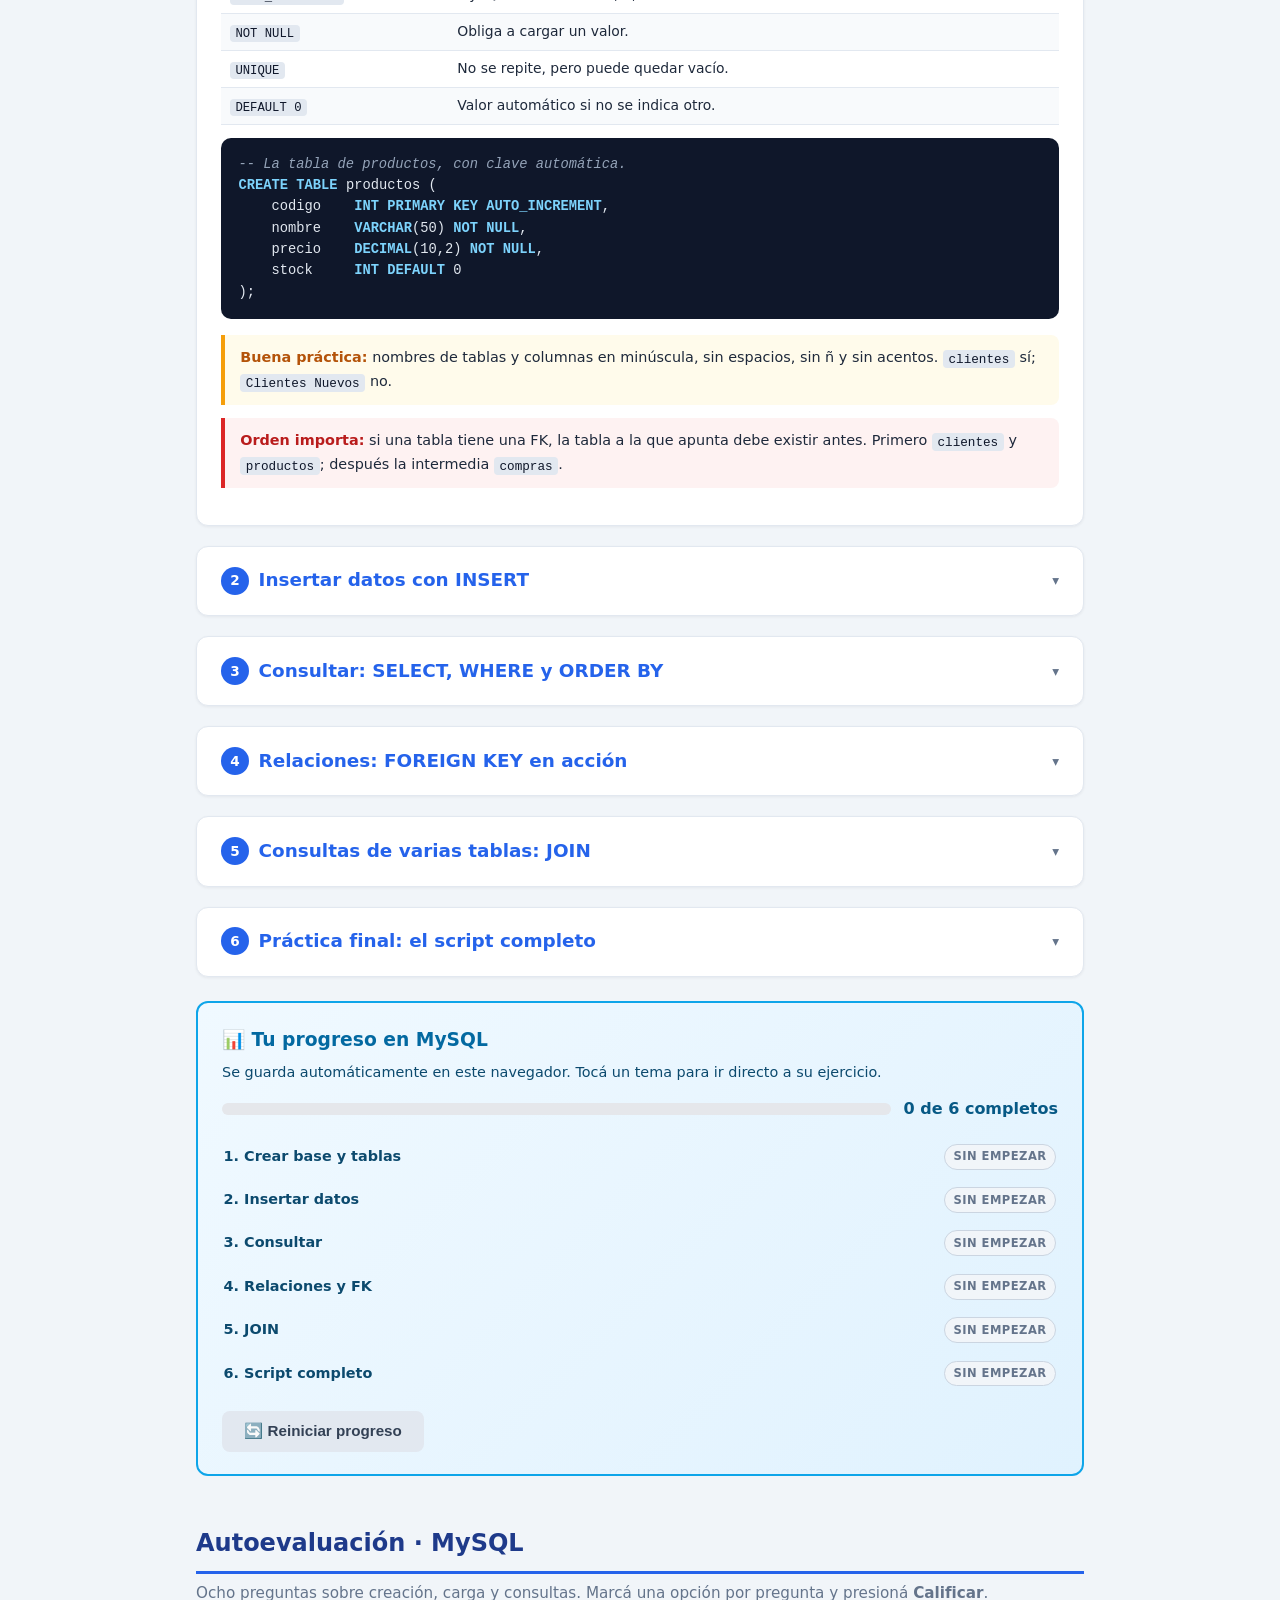
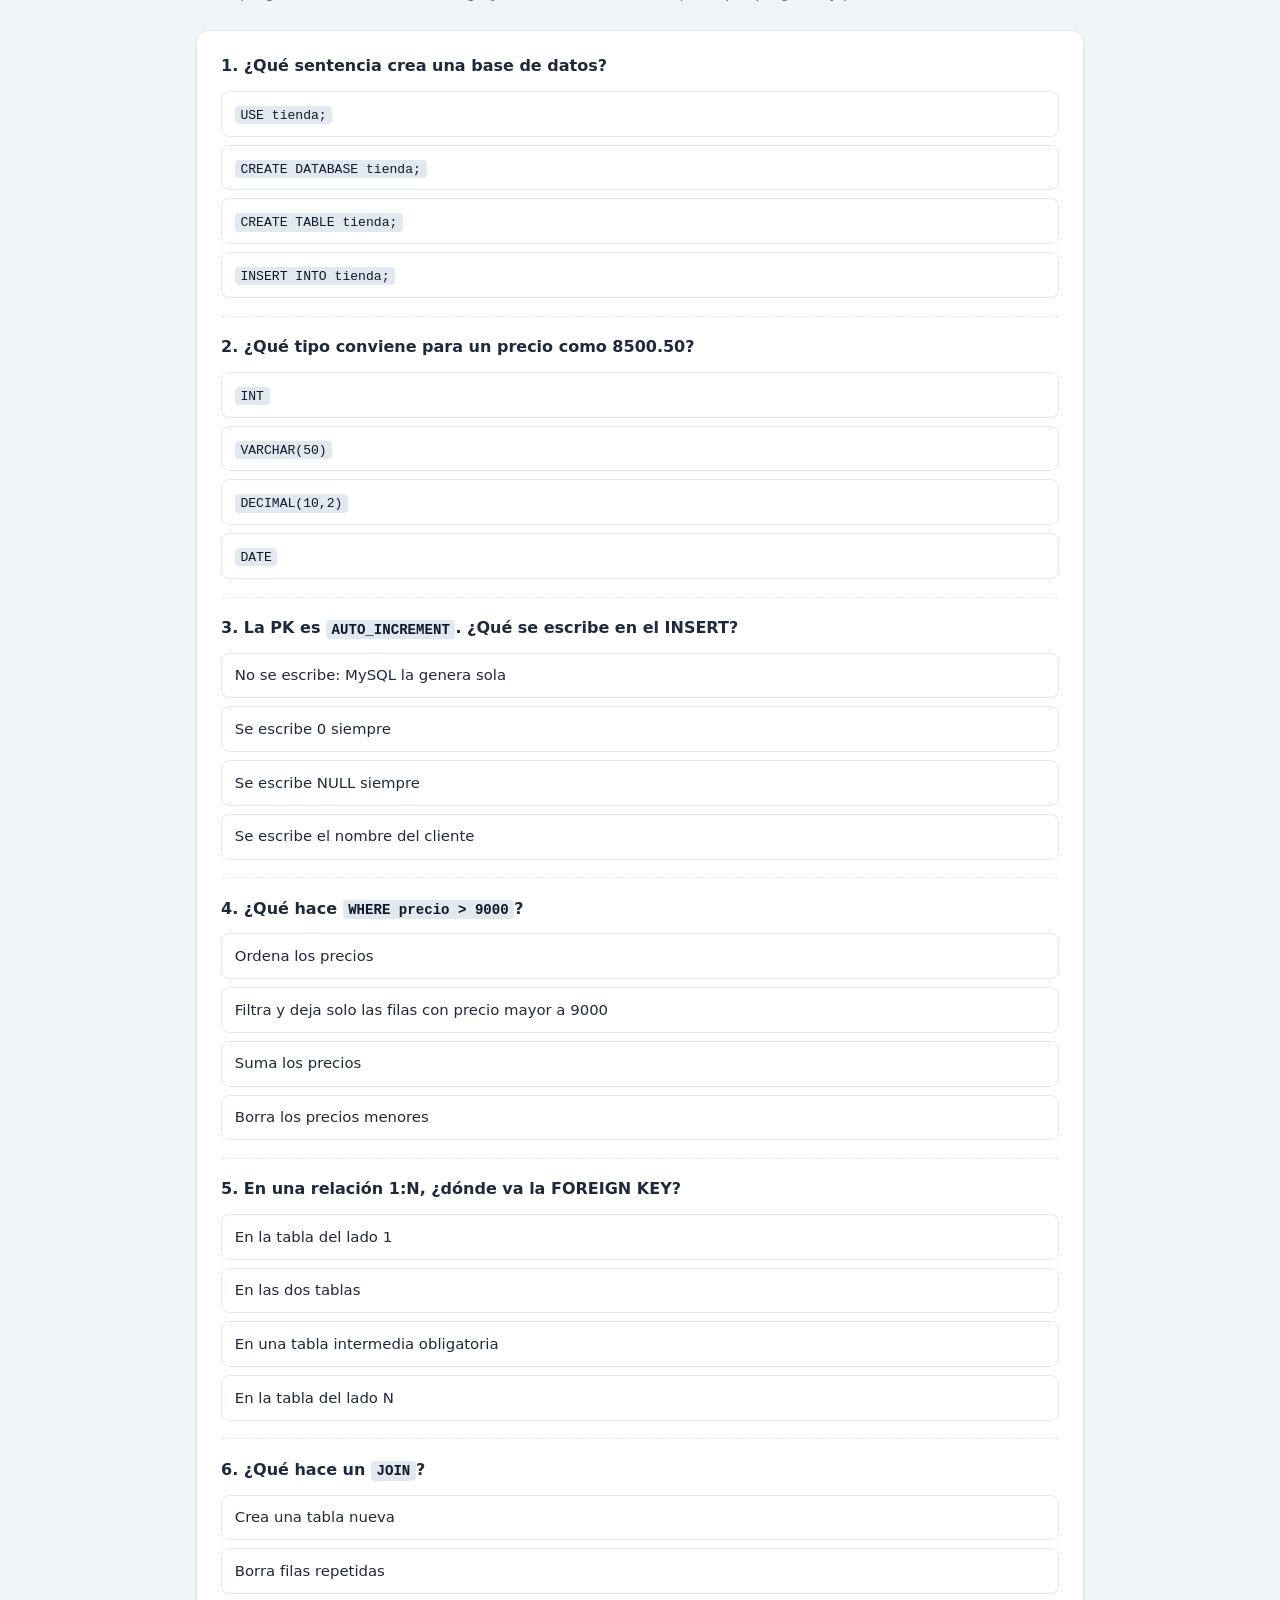
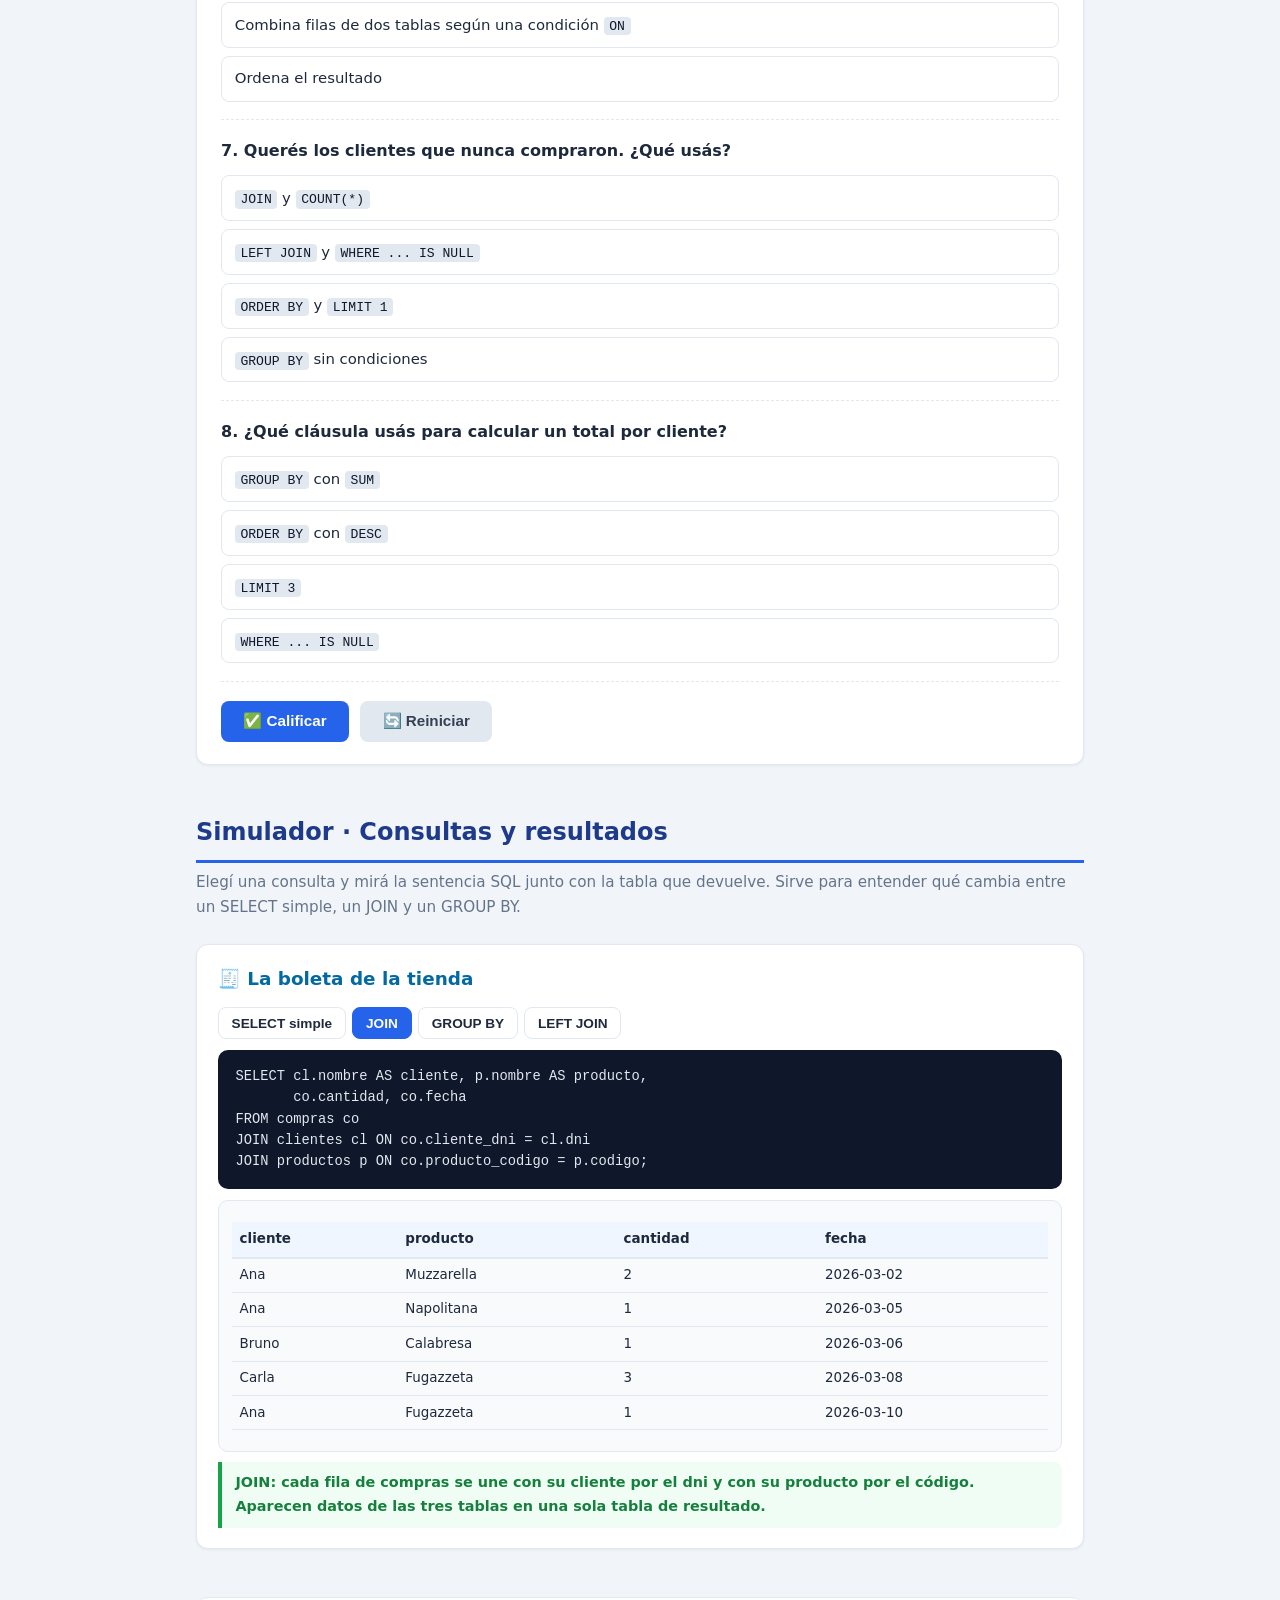
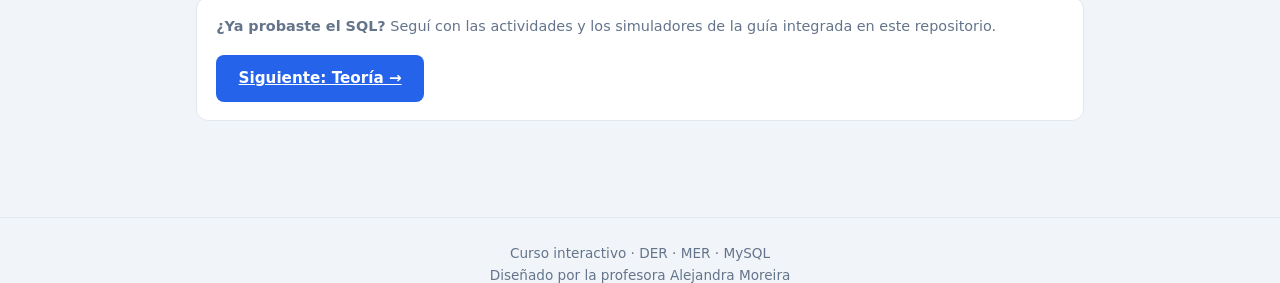
<file: mysql.html>
<!DOCTYPE html>
<html lang="es">
<head>
    <meta charset="UTF-8">
    <meta name="viewport" content="width=device-width, initial-scale=1.0">
    <title>MySQL · Crear, insertar y consultar · Guía interactiva</title>
    <link rel="stylesheet" href="estilos.css">
</head>
<body>

<header class="hero hero-mysql">
    <h1>MySQL: el plano se vuelve datos</h1>
    <p>Crear tablas, cargar filas y cruzar información con consultas de verdad</p>
    <span class="badge">Tema 3 de 3 · Base de datos</span>
    <br><a class="back-link" href="index.html">← Volver al inicio del curso</a>
</header>

<nav class="sumario">
    <a href="index.html">🏠 Inicio</a>
    <a href="der.html">1 · DER</a>
    <a href="mer.html">2 · MER</a>
    <a href="mysql.html" class="activo">3 · MySQL</a>
</nav>

<main>

    <section id="teoria">
        <h2 class="section-title">MySQL · Teoría y ejercitación</h2>
        <p class="section-sub">
            Seis temas para pasar del dibujo a la base real: <strong>crear</strong>,
            <strong>insertar</strong>, <strong>consultar</strong>, <strong>relacionar</strong> y
            <strong>cruzar tablas</strong>. Cada tema tiene su pestaña
            <strong>📘 Teoría</strong> y <strong>✍️ Ejercitación</strong>.
        </p>

        <div class="note">
            <strong>Cómo se usa:</strong> escribí tus sentencias SQL en el cuadro y presioná
            <strong>Corregir</strong>. El corrector revisa la <strong>estructura</strong> del código
            (palabras clave, tablas, columnas y cláusulas): <strong>no ejecuta el SQL</strong>. Para
            probarlo de verdad, copialo en MySQL Workbench y ejecutalo con el rayo ⚡.
        </div>

        <!-- 1 -->
        <article class="card">
            <h3><span class="num">1</span> Crear la base y las tablas</h3>
            <p class="concept">
                Una base de datos es un <strong>contenedor de tablas</strong>. Primero se crea la base,
                después se elige con <code class="inline">USE</code> y recién ahí se crean las tablas.
                Cada tabla declara sus <strong>columnas con tipo</strong> y sus
                <strong>restricciones</strong>.
            </p>

            <div class="syntax">
                <span class="syntax-label">La receta mínima</span>
                CREATE DATABASE tienda;<br>
                USE tienda;<br><br>
                CREATE TABLE clientes (<br>
                &nbsp;&nbsp;dni INT PRIMARY KEY,<br>
                &nbsp;&nbsp;nombre VARCHAR(50) NOT NULL,<br>
                &nbsp;&nbsp;apellido VARCHAR(50) NOT NULL,<br>
                &nbsp;&nbsp;telefono VARCHAR(20)<br>
                );
            </div>

            <div class="sub">Tipos de dato que vas a usar</div>
            <table class="datos">
                <tr><th>Tipo</th><th>Guarda</th><th>Ejemplo</th></tr>
                <tr><td><code class="inline">INT</code></td><td>Números enteros</td><td>dni, stock, cantidad</td></tr>
                <tr><td><code class="inline">DECIMAL(10,2)</code></td><td>Decimales exactos (10 dígitos, 2 decimales)</td><td>precio, total</td></tr>
                <tr><td><code class="inline">VARCHAR(50)</code></td><td>Texto corto de hasta 50 caracteres</td><td>nombre, telefono</td></tr>
                <tr><td><code class="inline">DATE</code></td><td>Fecha con formato AAAA-MM-DD</td><td>2026-03-02</td></tr>
                <tr><td><code class="inline">TEXT</code></td><td>Texto largo</td><td>observaciones</td></tr>
                <tr><td><code class="inline">BOOLEAN</code></td><td>Verdadero o falso (1 / 0)</td><td>activo</td></tr>
            </table>

            <div class="sub">Restricciones que hacen la tabla confiable</div>
            <table class="datos">
                <tr><th>Restricción</th><th>Qué impone</th></tr>
                <tr><td><code class="inline">PRIMARY KEY</code></td><td>Identifica cada fila: no se repite ni admite vacío.</td></tr>
                <tr><td><code class="inline">AUTO_INCREMENT</code></td><td>MySQL numera solo: 1, 2, 3…</td></tr>
                <tr><td><code class="inline">NOT NULL</code></td><td>Obliga a cargar un valor.</td></tr>
                <tr><td><code class="inline">UNIQUE</code></td><td>No se repite, pero puede quedar vacío.</td></tr>
                <tr><td><code class="inline">DEFAULT 0</code></td><td>Valor automático si no se indica otro.</td></tr>
            </table>

            <pre><code><span class="cmt">-- La tabla de productos, con clave automática.</span>
<span class="kw">CREATE TABLE</span> productos (
    codigo    <span class="kw">INT PRIMARY KEY AUTO_INCREMENT</span>,
    nombre    <span class="kw">VARCHAR</span>(50) <span class="kw">NOT NULL</span>,
    precio    <span class="kw">DECIMAL</span>(10,2) <span class="kw">NOT NULL</span>,
    stock     <span class="kw">INT DEFAULT</span> 0
);</code></pre>

            <div class="buenas">
                <strong>Buena práctica:</strong> nombres de tablas y columnas en minúscula, sin espacios,
                sin ñ y sin acentos. <code class="inline">clientes</code> sí;
                <code class="inline">Clientes Nuevos</code> no.
            </div>
            <div class="alerta">
                <strong>Orden importa:</strong> si una tabla tiene una FK, la tabla a la que apunta debe
                existir antes. Primero <code class="inline">clientes</code> y
                <code class="inline">productos</code>; después la intermedia
                <code class="inline">compras</code>.
            </div>

            <div class="exercise">
                <h4>✍️ Ejercicio: creá la base tienda</h4>
                <p class="ex-goal">
                    Escribí el script que <strong>crea la base</strong> <code class="inline">tienda</code>,
                    la <strong>selecciona</strong> y crea dos tablas:<br>
                    <strong>clientes</strong>: <code class="inline">dni</code> INT PRIMARY KEY,
                    <code class="inline">nombre</code> y <code class="inline">apellido</code> VARCHAR(50)
                    NOT NULL, <code class="inline">telefono</code> VARCHAR(20).<br>
                    <strong>productos</strong>: <code class="inline">codigo</code> INT PRIMARY KEY
                    AUTO_INCREMENT, <code class="inline">nombre</code> VARCHAR(50) NOT NULL,
                    <code class="inline">precio</code> DECIMAL(10,2) NOT NULL,
                    <code class="inline">stock</code> INT DEFAULT 0.<br>
                    Terminá cada sentencia con punto y coma.
                </p>
                <textarea class="code-input" id="in-sql_crear" spellcheck="false" placeholder="CREATE DATABASE ...&#10;USE ...&#10;&#10;CREATE TABLE clientes (&#10;  ...&#10;);&#10;&#10;CREATE TABLE productos (&#10;  ...&#10;);"></textarea>
                <div class="ex-actions">
                    <button class="btn btn-primary" onclick="corregir('sql_crear')">✅ Corregir</button>
                    <button class="btn btn-ghost" onclick="limpiar('sql_crear')">Limpiar</button>
                </div>
                <div class="result" id="res-sql_crear"></div>

            </div>
        </article>

        <!-- 2 -->
        <article class="card">
            <h3><span class="num">2</span> Insertar datos con INSERT</h3>
            <p class="concept">
                Una tabla vacía no sirve de mucho. <code class="inline">INSERT INTO</code> agrega
                <strong>filas</strong>. Se indica la tabla, entre paréntesis las columnas y después
                <code class="inline">VALUES</code> con los datos en <strong>el mismo orden</strong>.
            </p>

            <div class="syntax">
                <span class="syntax-label">Una fila y varias filas</span>
                INSERT INTO clientes (dni, nombre, apellido, telefono)<br>
                VALUES (30111222, 'Ana', 'Gómez', '11-5555-1111');<br><br>
                INSERT INTO productos (nombre, precio, stock) VALUES<br>
                ('Muzzarella', 8500.50, 20),<br>
                ('Napolitana', 9200.00, 15),<br>
                ('Fugazzeta', 9900.75, 8);
            </div>

            <div class="sub">Las reglas de oro del INSERT</div>
            <ul class="explain">
                <li><strong>Textos y fechas</strong> van entre <strong>comillas simples</strong>: <code class="inline">'Ana'</code>, <code class="inline">'2026-03-02'</code>.</li>
                <li><strong>Números</strong> van sin comillas: <code class="inline">8500.50</code>, <code class="inline">20</code>.</li>
                <li>Los decimales se escriben con <strong>punto</strong>, no con coma: <code class="inline">8500.50</code>.</li>
                <li>Si la PK es <code class="inline">AUTO_INCREMENT</code>, <strong>no la escribas</strong>: MySQL la genera.</li>
                <li>Un dato opcional desconocido se carga como <code class="inline">NULL</code>.</li>
                <li>Podés insertar <strong>varias filas</strong> separándolas con comas y cerrando con <code class="inline">;</code>.</li>
            </ul>

            <div class="okbox">
                <strong>Truco:</strong> si el <code class="inline">INSERT</code> falla, revisá en este orden:
                cantidad de columnas = cantidad de valores, comillas en los textos, punto en los decimales y
                que la PK no esté repetida.
            </div>
            <div class="alerta">
                <strong>Error clásico:</strong> escribir <code class="inline">'8500,50'</code> (con coma y
                comillas). Eso es un texto, no un número. Se escribe <code class="inline">8500.50</code>.
            </div>

            <div class="exercise">
                <h4>✍️ Ejercicio: cargá clientes y productos</h4>
                <p class="ex-goal">
                    Insertá <strong>al menos 3 clientes</strong> (con dni, nombre, apellido y teléfono;
                    uno puede tener <code class="inline">NULL</code>) y <strong>al menos 3 productos</strong>
                    (sin escribir el código, porque es AUTO_INCREMENT). Usá textos con comillas simples y
                    precios con dos decimales.
                </p>
                <textarea class="code-input" id="in-sql_insertar" spellcheck="false" placeholder="INSERT INTO clientes (dni, nombre, apellido, telefono) VALUES&#10;(...),&#10;(...),&#10;(...);&#10;&#10;INSERT INTO productos (nombre, precio, stock) VALUES&#10;(...),&#10;(...),&#10;(...);"></textarea>
                <div class="ex-actions">
                    <button class="btn btn-primary" onclick="corregir('sql_insertar')">✅ Corregir</button>
                    <button class="btn btn-ghost" onclick="limpiar('sql_insertar')">Limpiar</button>
                </div>
                <div class="result" id="res-sql_insertar"></div>

            </div>
        </article>

        <!-- 3 -->
        <article class="card">
            <h3><span class="num">3</span> Consultar: SELECT, WHERE y ORDER BY</h3>
            <p class="concept">
                <code class="inline">SELECT</code> es la sentencia que <strong>lee</strong> datos. No
                modifica nada: pregunta. Se combina con <code class="inline">WHERE</code> para filtrar,
                <code class="inline">ORDER BY</code> para ordenar, <code class="inline">LIMIT</code> para
                recortar y funciones como <code class="inline">COUNT</code> para resumir.
            </p>

            <div class="syntax">
                <span class="syntax-label">La estructura de una consulta</span>
                SELECT columnas<br>
                FROM tabla<br>
                WHERE condición<br>
                ORDER BY columna ASC | DESC<br>
                LIMIT cantidad;
            </div>

            <div class="sub">Las cláusulas, una por una</div>
            <table class="datos">
                <tr><th>Cláusula</th><th>Para qué sirve</th><th>Ejemplo</th></tr>
                <tr><td><code class="inline">SELECT *</code></td><td>Trae todas las columnas</td><td><code class="inline">SELECT * FROM clientes;</code></td></tr>
                <tr><td><code class="inline">SELECT col1, col2</code></td><td>Trae solo esas columnas</td><td><code class="inline">SELECT nombre, precio FROM productos;</code></td></tr>
                <tr><td><code class="inline">WHERE</code></td><td>Filtra filas</td><td><code class="inline">WHERE precio &gt; 9000</code></td></tr>
                <tr><td><code class="inline">AND / OR</code></td><td>Combina condiciones</td><td><code class="inline">WHERE stock &gt; 0 AND precio &lt; 10000</code></td></tr>
                <tr><td><code class="inline">LIKE</code></td><td>Busca texto por patrón</td><td><code class="inline">WHERE nombre LIKE '%zza%'</code></td></tr>
                <tr><td><code class="inline">ORDER BY</code></td><td>Ordena (ASC por defecto)</td><td><code class="inline">ORDER BY precio DESC</code></td></tr>
                <tr><td><code class="inline">LIMIT</code></td><td>Recorta la cantidad de filas</td><td><code class="inline">LIMIT 3</code></td></tr>
                <tr><td><code class="inline">AS</code></td><td>Renombra una columna en el resultado</td><td><code class="inline">COUNT(*) AS cantidad</code></td></tr>
            </table>

            <div class="sub">Funciones de resumen</div>
            <table class="datos">
                <tr><th>Función</th><th>Devuelve</th></tr>
                <tr><td><code class="inline">COUNT(*)</code></td><td>La cantidad de filas</td></tr>
                <tr><td><code class="inline">SUM(columna)</code></td><td>La suma de los valores</td></tr>
                <tr><td><code class="inline">AVG(columna)</code></td><td>El promedio</td></tr>
                <tr><td><code class="inline">MAX(columna)</code> / <code class="inline">MIN(columna)</code></td><td>El mayor / el menor</td></tr>
            </table>

            <pre><code><span class="cmt">-- Los tres productos más caros.</span>
<span class="kw">SELECT</span> nombre, precio
<span class="kw">FROM</span> productos
<span class="kw">ORDER BY</span> precio <span class="kw">DESC</span>
<span class="kw">LIMIT</span> 3;

<span class="cmt">-- Cuántos clientes hay.</span>
<span class="kw">SELECT</span> <span class="fn">COUNT</span>(*) <span class="kw">AS</span> cantidad
<span class="kw">FROM</span> clientes;</code></pre>

            <div class="buenas">
                <strong>Para leer un resultado:</strong> primero mirá <strong>qué columnas</strong> pediste,
                después <strong>cuántas filas</strong> volvieron y por último <strong>en qué orden</strong>.
                Si el orden no te importa, igual conviene poner <code class="inline">ORDER BY</code> para que
                el resultado sea predecible.
            </div>
            <div class="alerta">
                <strong>NULL no es cero:</strong> para buscar vacíos se usa
                <code class="inline">IS NULL</code>, no <code class="inline">= NULL</code>. Y para los que
                tienen dato, <code class="inline">IS NOT NULL</code>.
            </div>

            <div class="exercise">
                <h4>✍️ Ejercicio: cuatro consultas</h4>
                <p class="ex-goal">
                    Escribí cuatro consultas separadas con punto y coma:<br>
                    <strong>(a)</strong> todos los clientes, ordenados por apellido;<br>
                    <strong>(b)</strong> nombre y precio de los productos con precio <strong>mayor a 1000</strong>;<br>
                    <strong>(c)</strong> los <strong>3 productos más caros</strong> (orden descendente y límite);<br>
                    <strong>(d)</strong> la <strong>cantidad de clientes</strong>, con un alias.
                </p>
                <textarea class="code-input" id="in-sql_select" spellcheck="false" placeholder="-- (a)&#10;SELECT ...&#10;&#10;-- (b)&#10;SELECT ...&#10;&#10;-- (c)&#10;SELECT ...&#10;&#10;-- (d)&#10;SELECT ..."></textarea>
                <div class="ex-actions">
                    <button class="btn btn-primary" onclick="corregir('sql_select')">✅ Corregir</button>
                    <button class="btn btn-ghost" onclick="limpiar('sql_select')">Limpiar</button>
                </div>
                <div class="result" id="res-sql_select"></div>

            </div>
        </article>

        <!-- 4 -->
        <article class="card">
            <h3><span class="num">4</span> Relaciones: FOREIGN KEY en acción</h3>
            <p class="concept">
                La <strong>FOREIGN KEY</strong> es la que convierte tablas sueltas en una base
                <strong>relacionada</strong>. Una FK en una tabla apunta a la <strong>PK</strong> de otra.
                En una relación <strong>1:N</strong> va en el lado <strong>N</strong>; en una
                <strong>N:M</strong> aparece una tabla intermedia con <strong>dos FK</strong>.
            </p>

            <div class="syntax">
                <span class="syntax-label">La intermedia compras</span>
                CREATE TABLE compras (<br>
                &nbsp;&nbsp;id_compra INT PRIMARY KEY AUTO_INCREMENT,<br>
                &nbsp;&nbsp;cliente_dni INT NOT NULL,<br>
                &nbsp;&nbsp;producto_codigo INT NOT NULL,<br>
                &nbsp;&nbsp;fecha DATE NOT NULL,<br>
                &nbsp;&nbsp;cantidad INT NOT NULL,<br>
                &nbsp;&nbsp;FOREIGN KEY (cliente_dni) REFERENCES clientes(dni),<br>
                &nbsp;&nbsp;FOREIGN KEY (producto_codigo) REFERENCES productos(codigo)<br>
                );
            </div>

            <div class="sub">Cómo se lee cada línea</div>
            <table class="datos">
                <tr><th>Línea</th><th>Qué significa</th></tr>
                <tr><td><code class="inline">FOREIGN KEY (cliente_dni)</code></td><td>La columna que guarda la referencia.</td></tr>
                <tr><td><code class="inline">REFERENCES clientes(dni)</code></td><td>El valor debe existir en la PK de clientes.</td></tr>
                <tr><td><code class="inline">ON DELETE RESTRICT</code></td><td>No deja borrar un cliente que tiene compras.</td></tr>
                <tr><td><code class="inline">ON DELETE CASCADE</code></td><td>Si se borra el cliente, se borran sus compras.</td></tr>
                <tr><td><code class="inline">ON DELETE SET NULL</code></td><td>Si se borra el cliente, la FK queda vacía.</td></tr>
            </table>

            <div class="okbox">
                <strong>Regla:</strong> la FK debe tener <strong>el mismo tipo</strong> que la PK a la que
                apunta. Si <code class="inline">clientes.dni</code> es INT, entonces
                <code class="inline">compras.cliente_dni</code> también es INT.
            </div>
            <div class="alerta">
                <strong>Error clásico:</strong> crear <code class="inline">compras</code> antes que
                <code class="inline">clientes</code>. MySQL rechaza la FK porque la tabla referenciada
                todavía no existe.
            </div>

            <div class="sub">También se puede agregar después</div>
            <pre><code><span class="kw">ALTER TABLE</span> compras
<span class="kw">ADD CONSTRAINT</span> fk_compra_cliente
<span class="kw">FOREIGN KEY</span> (cliente_dni) <span class="kw">REFERENCES</span> clientes(dni);</code></pre>

            <div class="exercise">
                <h4>✍️ Ejercicio: creá la tabla compras con dos FK</h4>
                <p class="ex-goal">
                    Escribí el <code class="inline">CREATE TABLE compras</code> con:
                    <code class="inline">id_compra</code> INT PRIMARY KEY AUTO_INCREMENT,
                    <code class="inline">cliente_dni</code> INT NOT NULL,
                    <code class="inline">producto_codigo</code> INT NOT NULL,
                    <code class="inline">fecha</code> DATE, <code class="inline">cantidad</code> INT.<br>
                    Agregá las <strong>dos FOREIGN KEY</strong> con
                    <code class="inline">REFERENCES</code> a <code class="inline">clientes(dni)</code> y
                    <code class="inline">productos(codigo)</code>, y elegí un
                    <code class="inline">ON DELETE</code> (RESTRICT o CASCADE).
                </p>
                <textarea class="code-input" id="in-sql_relaciones" spellcheck="false" placeholder="CREATE TABLE compras (&#10;  id_compra ... ,&#10;  cliente_dni ... ,&#10;  producto_codigo ... ,&#10;  fecha ... ,&#10;  cantidad ... ,&#10;  FOREIGN KEY (...) REFERENCES ...,&#10;  FOREIGN KEY (...) REFERENCES ...&#10;);"></textarea>
                <div class="ex-actions">
                    <button class="btn btn-primary" onclick="corregir('sql_relaciones')">✅ Corregir</button>
                    <button class="btn btn-ghost" onclick="limpiar('sql_relaciones')">Limpiar</button>
                </div>
                <div class="result" id="res-sql_relaciones"></div>

            </div>
        </article>

        <!-- 5 -->
        <article class="card">
            <h3><span class="num">5</span> Consultas de varias tablas: JOIN</h3>
            <p class="concept">
                Los datos están repartidos: el nombre del cliente vive en
                <code class="inline">clientes</code>, el del producto en
                <code class="inline">productos</code> y la compra en
                <code class="inline">compras</code>. <code class="inline">JOIN</code> <strong>cruza las
                tablas</strong> usando las claves: por cada fila busca la que coincide con el
                <code class="inline">ON</code>.
            </p>

            <div class="syntax">
                <span class="syntax-label">El camino de las claves</span>
                compras.cliente_dni&nbsp;&nbsp;&nbsp;&nbsp;→ clientes.dni<br>
                compras.producto_codigo → productos.codigo
            </div>

            <pre><code><span class="cmt">-- Cada compra con el nombre del cliente y del producto.</span>
<span class="kw">SELECT</span> co.id_compra, cl.nombre <span class="kw">AS</span> cliente,
       p.nombre <span class="kw">AS</span> producto, co.fecha, co.cantidad
<span class="kw">FROM</span> compras co
<span class="kw">JOIN</span> clientes cl <span class="kw">ON</span> co.cliente_dni = cl.dni
<span class="kw">JOIN</span> productos p  <span class="kw">ON</span> co.producto_codigo = p.codigo;</code></pre>

            <table class="tabla-resultados">
                <thead>
                    <tr><th>id_compra</th><th>cliente</th><th>producto</th><th>fecha</th><th>cantidad</th></tr>
                </thead>
                <tbody>
                    <tr><td>1</td><td>Ana</td><td>Muzzarella</td><td>2026-03-02</td><td>2</td></tr>
                    <tr><td>2</td><td>Ana</td><td>Napolitana</td><td>2026-03-05</td><td>1</td></tr>
                    <tr><td>3</td><td>Bruno</td><td>Calabresa</td><td>2026-03-06</td><td>1</td></tr>
                    <tr><td>4</td><td>Carla</td><td>Fugazzeta</td><td>2026-03-08</td><td>3</td></tr>
                    <tr><td>5</td><td>Ana</td><td>Fugazzeta</td><td>2026-03-10</td><td>1</td></tr>
                </tbody>
            </table>

            <div class="sub">Los tres tipos de JOIN que vas a necesitar</div>
            <table class="datos">
                <tr><th>Tipo</th><th>Qué devuelve</th><th>Cuándo se usa</th></tr>
                <tr><td><code class="inline">JOIN</code> (INNER)</td><td>Solo las filas que coinciden en ambas tablas.</td><td>Listar compras con su cliente.</td></tr>
                <tr><td><code class="inline">LEFT JOIN</code></td><td>Todas las de la izquierda, aunque no tengan pareja.</td><td>Clientes que nunca compraron.</td></tr>
                <tr><td><code class="inline">RIGHT JOIN</code></td><td>Todas las de la derecha.</td><td>Se usa menos; se puede invertir con LEFT.</td></tr>
            </table>

            <div class="sub">Agrupar y calcular totales</div>
            <pre><code><span class="kw">SELECT</span> cl.nombre, <span class="fn">SUM</span>(p.precio * co.cantidad) <span class="kw">AS</span> total
<span class="kw">FROM</span> clientes cl
<span class="kw">JOIN</span> compras co   <span class="kw">ON</span> co.cliente_dni = cl.dni
<span class="kw">JOIN</span> productos p  <span class="kw">ON</span> co.producto_codigo = p.codigo
<span class="kw">GROUP BY</span> cl.nombre
<span class="kw">ORDER BY</span> total <span class="kw">DESC</span>;</code></pre>

            <table class="tabla-resultados">
                <thead><tr><th>nombre</th><th>total</th></tr></thead>
                <tbody>
                    <tr><td>Ana</td><td>36101.75</td></tr>
                    <tr><td>Carla</td><td>29702.25</td></tr>
                    <tr><td>Bruno</td><td>10500.00</td></tr>
                </tbody>
            </table>

            <div class="sub">Clientes sin compras</div>
            <pre><code><span class="kw">SELECT</span> cl.nombre
<span class="kw">FROM</span> clientes cl
<span class="kw">LEFT JOIN</span> compras co <span class="kw">ON</span> co.cliente_dni = cl.dni
<span class="kw">WHERE</span> co.id_compra <span class="kw">IS NULL</span>;</code></pre>

            <div class="buenas">
                <strong>Truco de alias:</strong> usá nombres cortos (cl, co, p) para no repetir el nombre
                completo de la tabla en cada columna. El alias se declara una vez, al lado de la tabla.
            </div>
            <div class="alerta">
                <strong>Error clásico:</strong> olvidar el <code class="inline">ON</code>. Sin condición,
                MySQL combina <strong>cada fila con cada fila</strong> (producto cartesiano) y el resultado
                se llena de datos que no tienen nada que ver.
            </div>

            <div class="exercise">
                <h4>✍️ Ejercicio: tres consultas con JOIN</h4>
                <p class="ex-goal">
                    <strong>(a)</strong> Listá cada compra con <code class="inline">id_compra</code>,
                    nombre del cliente, nombre del producto, fecha y cantidad (dos JOIN).<br>
                    <strong>(b)</strong> Calculá el <strong>total gastado por cliente</strong> con
                    <code class="inline">SUM(precio * cantidad)</code>, agrupá por cliente y ordená de mayor a menor.<br>
                    <strong>(c)</strong> Mostrá los <strong>clientes sin compras</strong> con
                    <code class="inline">LEFT JOIN</code> e <code class="inline">IS NULL</code>.
                </p>
                <textarea class="code-input" id="in-sql_join" spellcheck="false" placeholder="-- (a)&#10;SELECT ...&#10;FROM compras co&#10;JOIN ...&#10;&#10;-- (b)&#10;SELECT ...&#10;&#10;-- (c)&#10;SELECT ..."></textarea>
                <div class="ex-actions">
                    <button class="btn btn-primary" onclick="corregir('sql_join')">✅ Corregir</button>
                    <button class="btn btn-ghost" onclick="limpiar('sql_join')">Limpiar</button>
                </div>
                <div class="result" id="res-sql_join"></div>

            </div>
        </article>

        <!-- 6 -->
        <article class="card">
            <h3><span class="num">6</span> Práctica final: el script completo</h3>
            <p class="concept">
                Un <strong>script</strong> es todo el trabajo en un solo archivo: crear la base, crear las
                tablas en orden, cargar los datos y dejar las consultas listas. Se ejecuta de arriba hacia
                abajo con el rayo ⚡ de MySQL Workbench.
            </p>

            <div class="sub">El orden que no se puede cambiar</div>
            <ol class="explain">
                <li><code class="inline">DROP DATABASE IF EXISTS</code> (opcional, para empezar limpio).</li>
                <li><code class="inline">CREATE DATABASE</code> + <code class="inline">USE</code>.</li>
                <li>Tablas <strong>sin FK</strong>: clientes y productos.</li>
                <li>Tabla <strong>con FK</strong>: compras (la intermedia).</li>
                <li><code class="inline">INSERT</code> de clientes, productos y compras.</li>
                <li>Las consultas de lectura: <code class="inline">SELECT</code>, <code class="inline">JOIN</code>, <code class="inline">GROUP BY</code>.</li>
            </ol>

            <div class="syntax">
                <span class="syntax-label">Checklist antes de entregar</span>
                ☐ La base se crea y se selecciona<br>
                ☐ Las tres tablas existen y tienen PK<br>
                ☐ compras tiene dos FK que apuntan a clientes y productos<br>
                ☐ Hay datos en las tres tablas<br>
                ☐ Al menos una consulta con JOIN<br>
                ☐ Al menos una consulta con GROUP BY<br>
                ☐ Todas las sentencias terminan con ;
            </div>

            <div class="alerta">
                <strong>Si el script falla a la mitad:</strong> leé el primer error, no el último. MySQL se
                detiene en la sentencia que no puede ejecutar y todo lo que sigue queda sin hacer.
            </div>

            <div class="exercise">
                <h4>✍️ Ejercicio final: armá el script completo de la tienda</h4>
                <p class="ex-goal">
                    Escribí un script que incluya: <strong>crear la base</strong> y seleccionarla, las
                    <strong>tres tablas</strong> (clientes, productos, compras) con sus claves,
                    <strong>datos</strong> en las tres, una consulta con <strong>JOIN</strong> y una consulta
                    con <strong>GROUP BY</strong>. Usá INT, VARCHAR, DECIMAL y DATE.
                </p>
                <textarea class="code-input" id="in-sql_completo" spellcheck="false" placeholder="-- 1. Base&#10;CREATE DATABASE ...&#10;USE ...&#10;&#10;-- 2. Tablas&#10;CREATE TABLE clientes (...);&#10;CREATE TABLE productos (...);&#10;CREATE TABLE compras (...);&#10;&#10;-- 3. Datos&#10;INSERT INTO ...&#10;&#10;-- 4. Consultas&#10;SELECT ... JOIN ...&#10;SELECT ... GROUP BY ..."></textarea>
                <div class="ex-actions">
                    <button class="btn btn-primary" onclick="corregir('sql_completo')">✅ Corregir</button>
                    <button class="btn btn-ghost" onclick="limpiar('sql_completo')">Limpiar</button>
                </div>
                <div class="result" id="res-sql_completo"></div>

            </div>
        </article>

        <!-- Progreso -->
        <div class="progress-card" id="progreso">
            <h3>📊 Tu progreso en MySQL</h3>
            <p style="margin:0;font-size:.9rem;color:#0c4a6e;">
                Se guarda automáticamente en este navegador. Tocá un tema para ir directo a su ejercicio.
            </p>
            <div class="progress-top">
                <div class="score-bar"><div class="score-fill" id="progreso-barra" style="width:0%"></div></div>
                <span class="progress-pct" id="progreso-texto">0 de 6 completos</span>
            </div>
            <ul class="progress-list" id="progreso-lista"></ul>
            <div class="quiz-actions">
                <button class="btn btn-ghost" onclick="reiniciarTodo()">🔄 Reiniciar progreso</button>
            </div>
        </div>
    </section>

    <!-- Autoevaluación -->
    <section id="quiz">
        <h2 class="section-title">Autoevaluación · MySQL</h2>
        <p class="section-sub">
            Ocho preguntas sobre creación, carga y consultas. Marcá una opción por pregunta y presioná
            <strong>Calificar</strong>.
        </p>
        <div class="card">
            <div class="quiz-question" data-answer="b">
                <p class="q-text">1. ¿Qué sentencia crea una base de datos?</p>
                <ul class="options-list">
                    <li data-opt="a"><code class="inline">USE tienda;</code></li>
                    <li data-opt="b"><code class="inline">CREATE DATABASE tienda;</code></li>
                    <li data-opt="c"><code class="inline">CREATE TABLE tienda;</code></li>
                    <li data-opt="d"><code class="inline">INSERT INTO tienda;</code></li>
                </ul>
            </div>
            <div class="quiz-question" data-answer="c">
                <p class="q-text">2. ¿Qué tipo conviene para un precio como 8500.50?</p>
                <ul class="options-list">
                    <li data-opt="a"><code class="inline">INT</code></li>
                    <li data-opt="b"><code class="inline">VARCHAR(50)</code></li>
                    <li data-opt="c"><code class="inline">DECIMAL(10,2)</code></li>
                    <li data-opt="d"><code class="inline">DATE</code></li>
                </ul>
            </div>
            <div class="quiz-question" data-answer="a">
                <p class="q-text">3. La PK es <code class="inline">AUTO_INCREMENT</code>. ¿Qué se escribe en el INSERT?</p>
                <ul class="options-list">
                    <li data-opt="a">No se escribe: MySQL la genera sola</li>
                    <li data-opt="b">Se escribe 0 siempre</li>
                    <li data-opt="c">Se escribe NULL siempre</li>
                    <li data-opt="d">Se escribe el nombre del cliente</li>
                </ul>
            </div>
            <div class="quiz-question" data-answer="b">
                <p class="q-text">4. ¿Qué hace <code class="inline">WHERE precio &gt; 9000</code>?</p>
                <ul class="options-list">
                    <li data-opt="a">Ordena los precios</li>
                    <li data-opt="b">Filtra y deja solo las filas con precio mayor a 9000</li>
                    <li data-opt="c">Suma los precios</li>
                    <li data-opt="d">Borra los precios menores</li>
                </ul>
            </div>
            <div class="quiz-question" data-answer="d">
                <p class="q-text">5. En una relación 1:N, ¿dónde va la FOREIGN KEY?</p>
                <ul class="options-list">
                    <li data-opt="a">En la tabla del lado 1</li>
                    <li data-opt="b">En las dos tablas</li>
                    <li data-opt="c">En una tabla intermedia obligatoria</li>
                    <li data-opt="d">En la tabla del lado N</li>
                </ul>
            </div>
            <div class="quiz-question" data-answer="c">
                <p class="q-text">6. ¿Qué hace un <code class="inline">JOIN</code>?</p>
                <ul class="options-list">
                    <li data-opt="a">Crea una tabla nueva</li>
                    <li data-opt="b">Borra filas repetidas</li>
                    <li data-opt="c">Combina filas de dos tablas según una condición <code class="inline">ON</code></li>
                    <li data-opt="d">Ordena el resultado</li>
                </ul>
            </div>
            <div class="quiz-question" data-answer="b">
                <p class="q-text">7. Querés los clientes que nunca compraron. ¿Qué usás?</p>
                <ul class="options-list">
                    <li data-opt="a"><code class="inline">JOIN</code> y <code class="inline">COUNT(*)</code></li>
                    <li data-opt="b"><code class="inline">LEFT JOIN</code> y <code class="inline">WHERE ... IS NULL</code></li>
                    <li data-opt="c"><code class="inline">ORDER BY</code> y <code class="inline">LIMIT 1</code></li>
                    <li data-opt="d"><code class="inline">GROUP BY</code> sin condiciones</li>
                </ul>
            </div>
            <div class="quiz-question" data-answer="a">
                <p class="q-text">8. ¿Qué cláusula usás para calcular un total por cliente?</p>
                <ul class="options-list">
                    <li data-opt="a"><code class="inline">GROUP BY</code> con <code class="inline">SUM</code></li>
                    <li data-opt="b"><code class="inline">ORDER BY</code> con <code class="inline">DESC</code></li>
                    <li data-opt="c"><code class="inline">LIMIT 3</code></li>
                    <li data-opt="d"><code class="inline">WHERE ... IS NULL</code></li>
                </ul>
            </div>
            <div class="quiz-actions">
                <button class="btn btn-primary" onclick="calificarQuiz('quiz','score-banner')">✅ Calificar</button>
                <button class="btn btn-ghost" onclick="reiniciarQuiz('quiz','score-banner')">🔄 Reiniciar</button>
            </div>
            <div id="score-banner"></div>
        </div>
    </section>

    <!-- Simulador -->
    <section id="simuladores">
        <h2 class="section-title">Simulador · Consultas y resultados</h2>
        <p class="section-sub">
            Elegí una consulta y mirá la sentencia SQL junto con la tabla que devuelve. Sirve para
            entender qué cambia entre un SELECT simple, un JOIN y un GROUP BY.
        </p>
        <div class="card sim">
            <h3>🧾 La boleta de la tienda</h3>
            <div class="num-btns" id="sql-btns">
                <button type="button" data-q="simple">SELECT simple</button>
                <button type="button" data-q="join">JOIN</button>
                <button type="button" data-q="grupo">GROUP BY</button>
                <button type="button" data-q="izq">LEFT JOIN</button>
            </div>
            <pre id="sql-code" style="margin:.7rem 0;"></pre>
            <div class="sim-panel" id="sql-out"></div>
            <div class="sim-msg ok" id="sql-msg"></div>
        </div>
    </section>

    <div class="next-topic">
        <p><strong>¿Ya probaste el SQL?</strong> Seguí con las actividades y los simuladores de la guía integrada en este repositorio.</p>
        <a class="btn btn-primary" href="unamasdesistemas/">Siguiente: Teoría →</a>
    </div>

</main>

<footer class="pie">
    Curso interactivo · DER · MER · MySQL<br>Diseñado por la profesora Alejandra Moreira
</footer>

<script>
/* ---------- Helpers del corrector (reciben el texto ya normalizado) ---------- */
function sqlBloque(c, inicio) {
    var i = c.indexOf(inicio);
    if (i < 0) return '';
    var j = c.indexOf(';', i);
    return j < 0 ? c.slice(i) : c.slice(i, j + 1);
}
function sqlColumnas(c, tabla) {
    var re = new RegExp('insert\\s+into\\s+' + tabla + '\\s*\\(([^)]*)\\)');
    var m = c.match(re);
    return m ? m[1] : '';
}
function sqlFilas(b) {
    var i = b.indexOf('values');
    if (i < 0) return 0;
    var s = b.slice(i + 6), depth = 0, n = 0;
    for (var k = 0; k < s.length; k++) {
        if (s[k] === '(') { if (depth === 0) n++; depth++; }
        else if (s[k] === ')') depth--;
    }
    return n;
}
function sqlCuenta(c, re) {
    return (c.match(new RegExp(re.source, 'g')) || []).length;
}

window.GUIA = {
    prefijo: 'sql_',
    temas: [
        { id: 'sql_crear', nombre: '1. Crear base y tablas' },
        { id: 'sql_insertar', nombre: '2. Insertar datos' },
        { id: 'sql_select', nombre: '3. Consultar' },
        { id: 'sql_relaciones', nombre: '4. Relaciones y FK' },
        { id: 'sql_join', nombre: '5. JOIN' },
        { id: 'sql_completo', nombre: '6. Script completo' }
    ],
    ejercicios: {
        sql_crear: [
            { d: 'Crea la base tienda', f: function (c) { return /create\s+database\s+(if\s+not\s+exists\s+)?`?tienda`?/.test(c); } },
            { d: 'Selecciona la base con USE tienda', f: function (c) { return /use\s+`?tienda`?/.test(c); } },
            { d: 'Crea la tabla clientes', f: function (c) { return /create\s+table\s+(if\s+not\s+exists\s+)?`?clientes`?/.test(c); } },
            { d: 'dni es INT y PRIMARY KEY', f: function (c) { return /dni[^\n]*int[^\n]*(primary\s+key|\bpk\b)|dni[^\n]*(primary\s+key|\bpk\b)[^\n]*int/.test(c); } },
            { d: 'nombre y apellido son VARCHAR NOT NULL', f: function (c) { return /nombre[^\n]*varchar[^\n]*not\s+null/.test(c) && /apellido[^\n]*varchar[^\n]*not\s+null/.test(c); } },
            { d: 'Crea la tabla productos', f: function (c) { return /create\s+table\s+(if\s+not\s+exists\s+)?`?productos`?/.test(c); } },
            { d: 'codigo es PRIMARY KEY y AUTO_INCREMENT', f: function (c) { return /codigo[^\n]*(primary\s+key|\bpk\b)[^\n]*auto_increment|codigo[^\n]*auto_increment[^\n]*(primary\s+key|\bpk\b)/.test(c); } },
            { d: 'precio es DECIMAL con dos decimales', f: function (c) { return /precio[^\n]*decimal\s*\(\s*\d+\s*,\s*2\s*\)/.test(c); } },
            { d: 'stock es INT con DEFAULT 0', f: function (c) { return /stock[^\n]*int[^\n]*default\s+0/.test(c); } },
            { d: 'Cierra las sentencias con punto y coma', f: function (c) { return sqlCuenta(c, /;/) >= 4; } }
        ],
        sql_insertar: [
            { d: 'Inserta en clientes con la lista de columnas', f: function (c) { return /insert\s+into\s+`?clientes`?\s*\([^)]*\)\s*values/.test(c); } },
            { d: 'Carga al menos 3 clientes', f: function (c) { return sqlFilas(sqlBloque(c, 'insert into clientes')) >= 3; } },
            { d: 'Inserta en productos con la lista de columnas', f: function (c) { return /insert\s+into\s+`?productos`?\s*\([^)]*\)\s*values/.test(c); } },
            { d: 'Carga al menos 3 productos', f: function (c) { return sqlFilas(sqlBloque(c, 'insert into productos')) >= 3; } },
            { d: 'Usa comillas simples para los textos', f: function (c) { return /'[^']*[a-záéíóúñ][^']*'/.test(c); } },
            { d: 'No escribe el código AUTO_INCREMENT en productos', f: function (c) { return c.indexOf('insert into productos') >= 0 && !/codigo/.test(sqlColumnas(c, 'productos')); } },
            { d: 'Usa precios con dos decimales', f: function (c) { return /\d+\.\d{2}\b/.test(c); } },
            { d: 'Usa NULL o DEFAULT para un dato opcional', f: function (c) { return /\bnull\b|\bdefault\b/.test(c); } },
            { d: 'Cierra cada INSERT con punto y coma', f: function (c) { return sqlCuenta(c, /;/) >= 2 && /values[\s\S]*;/.test(c); } }
        ],
        sql_select: [
            { d: '(a) SELECT * FROM clientes', f: function (c) { return /select\s+\*\s+from\s+`?clientes`?/.test(c); } },
            { d: '(a) Ordena por apellido', f: function (c) { return /order\s+by\s+`?apellido`?/.test(c); } },
            { d: '(b) Filtra con precio > 1000', f: function (c) { return /where[^\n]*precio\s*>\s*1000/.test(c); } },
            { d: '(c) Ordena por precio DESC', f: function (c) { return /order\s+by\s+`?precio`?\s+desc/.test(c); } },
            { d: '(c) Limita a 3 resultados', f: function (c) { return /limit\s+3/.test(c); } },
            { d: '(d) Cuenta las filas con COUNT(*)', f: function (c) { return /count\s*\(\s*\*\s*\)/.test(c); } },
            { d: '(d) Usa un alias con AS', f: function (c) { return /\bas\s+[a-z_][a-z0-9_]*/.test(c); } },
            { d: 'Escribe al menos 4 consultas', f: function (c) { return sqlCuenta(c, /;/) >= 4; } }
        ],
        sql_relaciones: [
            { d: 'Crea la tabla compras', f: function (c) { return /create\s+table\s+(if\s+not\s+exists\s+)?`?compras`?/.test(c); } },
            { d: 'id_compra es PK y AUTO_INCREMENT', f: function (c) { return /id_compra[^\n]*(primary\s+key|\bpk\b)[^\n]*auto_increment|id_compra[^\n]*auto_increment[^\n]*(primary\s+key|\bpk\b)/.test(c); } },
            { d: 'cliente_dni es INT', f: function (c) { return /cliente_dni[^\n]*int/.test(c); } },
            { d: 'producto_codigo es INT', f: function (c) { return /producto_codigo[^\n]*int/.test(c); } },
            { d: 'FK cliente_dni REFERENCES clientes(dni)', f: function (c) { return /foreign\s+key\s*\(\s*`?cliente_dni`?\s*\)\s*references\s+`?clientes`?\s*\(\s*`?dni`?\s*\)/.test(c) || /references\s+`?clientes`?\s*\(\s*`?dni`?\s*\)[^\n]*foreign\s+key\s*\(\s*`?cliente_dni`?/.test(c); } },
            { d: 'FK producto_codigo REFERENCES productos(codigo)', f: function (c) { return /foreign\s+key\s*\(\s*`?producto_codigo`?\s*\)\s*references\s+`?productos`?\s*\(\s*`?codigo`?\s*\)/.test(c) || /references\s+`?productos`?\s*\(\s*`?codigo`?\s*\)[^\n]*foreign\s+key\s*\(\s*`?producto_codigo`?/.test(c); } },
            { d: 'fecha es DATE y cantidad es INT', f: function (c) { return /fecha[^\n]*date/.test(c) && /cantidad[^\n]*int/.test(c); } },
            { d: 'Declara dos FOREIGN KEY', f: function (c) { return sqlCuenta(c, /foreign\s+key/g) >= 2; } },
            { d: 'Define ON DELETE (RESTRICT o CASCADE)', f: function (c) { return /on\s+delete\s+(restrict|cascade|set\s+null|no\s+action)/.test(c); } },
            { d: 'Cierra la sentencia con punto y coma', f: function (c) { return /;/.test(c); } }
        ],
        sql_join: [
            { d: '(a) Une compras con clientes', f: function (c) { return /join\s+`?clientes`?/.test(c); } },
            { d: '(a) Usa ON con cliente_dni = dni', f: function (c) { return /on[^\n]*(co\.)?cliente_dni\s*=\s*(cl\.)?dni|on[^\n]*(cl\.)?dni\s*=\s*(co\.)?cliente_dni/.test(c); } },
            { d: '(a) Une también con productos', f: function (c) { return /join\s+`?productos`?/.test(c); } },
            { d: '(a) Usa ON con producto_codigo = codigo', f: function (c) { return /on[^\n]*(co\.)?producto_codigo\s*=\s*(p\.)?codigo|on[^\n]*(p\.)?codigo\s*=\s*(co\.)?producto_codigo/.test(c); } },
            { d: '(a) Usa alias de tabla (co, cl, p)', f: function (c) { return /from\s+`?compras`?\s+(as\s+)?[a-z][a-z0-9_]*/.test(c); } },
            { d: '(b) Agrupa con GROUP BY', f: function (c) { return /group\s+by/.test(c); } },
            { d: '(b) Suma precio * cantidad con SUM', f: function (c) { return /sum\s*\(\s*[a-z_]+\.?precio\s*\*\s*[a-z_]+\.?cantidad\s*\)/.test(c); } },
            { d: '(b) Ordena el total de mayor a menor', f: function (c) { return /order\s+by\s+(total|[a-z_]+)\s+desc/.test(c); } },
            { d: '(c) Usa LEFT JOIN', f: function (c) { return /left\s+join/.test(c); } },
            { d: '(c) Filtra con IS NULL', f: function (c) { return /is\s+null/.test(c); } }
        ],
        sql_completo: [
            { d: 'Crea la base y la selecciona', f: function (c) { return /create\s+database[^\n]*tienda/.test(c) && /use\s+`?tienda`?/.test(c); } },
            { d: 'Crea las tres tablas (clientes, productos, compras)', f: function (c) { return /create\s+table\s+(if\s+not\s+exists\s+)?`?clientes`?/.test(c) && /create\s+table\s+(if\s+not\s+exists\s+)?`?productos`?/.test(c) && /create\s+table\s+(if\s+not\s+exists\s+)?`?compras`?/.test(c); } },
            { d: 'Define al menos 3 PRIMARY KEY', f: function (c) { return sqlCuenta(c, /primary\s+key/g) >= 3; } },
            { d: 'Define las dos FOREIGN KEY con REFERENCES', f: function (c) { return sqlCuenta(c, /foreign\s+key/g) >= 2 && sqlCuenta(c, /references/g) >= 2; } },
            { d: 'Inserta datos en clientes, productos y compras', f: function (c) { return /insert\s+into\s+`?clientes`?/.test(c) && /insert\s+into\s+`?productos`?/.test(c) && /insert\s+into\s+`?compras`?/.test(c); } },
            { d: 'Incluye una consulta con JOIN', f: function (c) { return /join\s+`?clientes`?/.test(c) || /join\s+`?productos`?/.test(c); } },
            { d: 'Incluye una consulta con GROUP BY', f: function (c) { return /group\s+by/.test(c); } },
            { d: 'Usa INT, VARCHAR, DECIMAL y DATE', f: function (c) { return /\bint\b/.test(c) && /varchar/.test(c) && /decimal/.test(c) && /\bdate\b/.test(c); } },
            { d: 'Escribe al menos 10 sentencias terminadas en ;', f: function (c) { return sqlCuenta(c, /;/) >= 10; } }
        ]
    }
};
</script>
<script src="app.js"></script>
<script>
/* ================= SIMULADOR: CONSULTAS Y RESULTADOS ================= */
(function () {
    var code = document.getElementById('sql-code');
    var out = document.getElementById('sql-out');
    var msg = document.getElementById('sql-msg');
    var btns = document.getElementById('sql-btns');
    if (!code || !out || !msg || !btns) return;

    function tabla(cols, rows) {
        return '<table class="tabla-resultados"><thead><tr>' +
            cols.map(function (x) { return '<th>' + x + '</th>'; }).join('') +
            '</tr></thead><tbody>' +
            rows.map(function (r) {
                return '<tr>' + r.map(function (x) { return '<td>' + x + '</td>'; }).join('') + '</tr>';
            }).join('') +
            '</tbody></table>';
    }

    var casos = {
        simple: {
            sql: 'SELECT nombre, precio\nFROM productos\nWHERE precio > 9000\nORDER BY precio DESC;',
            html: tabla(
                ['nombre', 'precio'],
                [['Calabresa', '10500.00'], ['Fugazzeta', '9900.75'], ['Napolitana', '9200.00']]
            ),
            texto: 'SELECT simple: lee una sola tabla. WHERE deja pasar solo las filas que cumplen la condición y ORDER BY DESC pone primero el precio más alto.'
        },
        join: {
            sql: 'SELECT cl.nombre AS cliente, p.nombre AS producto,\n       co.cantidad, co.fecha\nFROM compras co\nJOIN clientes cl ON co.cliente_dni = cl.dni\nJOIN productos p ON co.producto_codigo = p.codigo;',
            html: tabla(
                ['cliente', 'producto', 'cantidad', 'fecha'],
                [
                    ['Ana', 'Muzzarella', '2', '2026-03-02'],
                    ['Ana', 'Napolitana', '1', '2026-03-05'],
                    ['Bruno', 'Calabresa', '1', '2026-03-06'],
                    ['Carla', 'Fugazzeta', '3', '2026-03-08'],
                    ['Ana', 'Fugazzeta', '1', '2026-03-10']
                ]
            ),
            texto: 'JOIN: cada fila de compras se une con su cliente por el dni y con su producto por el código. Aparecen datos de las tres tablas en una sola tabla de resultado.'
        },
        grupo: {
            sql: 'SELECT cl.nombre, SUM(p.precio * co.cantidad) AS total\nFROM clientes cl\nJOIN compras co ON co.cliente_dni = cl.dni\nJOIN productos p ON co.producto_codigo = p.codigo\nGROUP BY cl.nombre\nORDER BY total DESC;',
            html: tabla(
                ['nombre', 'total'],
                [['Ana', '36101.75'], ['Carla', '29702.25'], ['Bruno', '10500.00']]
            ),
            texto: 'GROUP BY: junta todas las compras de cada cliente en una sola fila. SUM multiplica precio por cantidad en cada compra y después suma todo. Diego no aparece porque no tiene compras.'
        },
        izq: {
            sql: 'SELECT cl.nombre\nFROM clientes cl\nLEFT JOIN compras co ON co.cliente_dni = cl.dni\nWHERE co.id_compra IS NULL;',
            html: tabla(['nombre'], [['Diego']]),
            texto: 'LEFT JOIN: conserva todos los clientes, incluso los que no tienen ninguna compra. El WHERE ... IS NULL deja solo a esos: los que quedaron sin pareja.'
        }
    };

    function mostrar(clave) {
        var caso = casos[clave];
        if (!caso) return;
        code.textContent = caso.sql;
        out.innerHTML = caso.html;
        msg.className = 'sim-msg ok';
        msg.textContent = caso.texto;
        btns.querySelectorAll('button').forEach(function (b) {
            b.classList.toggle('active', b.dataset.q === clave);
        });
    }

    btns.addEventListener('click', function (e) {
        var b = e.target.closest('button[data-q]');
        if (b) mostrar(b.dataset.q);
    });

    mostrar('join');
})();
</script>
</body>
</html>
</file>
<file: estilos.css>
:root{
            --primary:#2563eb;
            --primary-dark:#1d4ed8;
            --ink:#1e293b;
            --muted:#64748b;
            --bg:#f1f5f9;
            --card:#ffffff;
            --border:#e2e8f0;
            --code:#0f172a;
            --ok:#16a34a;
            --ok-bg:#dcfce7;
            --bad:#dc2626;
            --bad-bg:#fee2e2;
            --accent:#f59e0b;
        }
        *{box-sizing:border-box;}
        html{scroll-behavior:smooth;}
        body{
            margin:0;
            font-family:system-ui,-apple-system,"Segoe UI",Roboto,Arial,sans-serif;
            background:var(--bg);
            color:var(--ink);
            line-height:1.65;
        }
        /* ---------- Encabezado ---------- */
        header.hero{
            background:linear-gradient(135deg,#1e3a8a 0%,#2563eb 60%,#3b82f6 100%);
            color:#fff;
            padding:3rem 1rem 2.5rem;
            text-align:center;
        }
        header.hero h1{margin:0 0 .6rem;font-size:clamp(1.6rem,4vw,2.4rem);}
        header.hero p{margin:0;opacity:.92;font-size:1.05rem;}
        .badge{
            display:inline-block;margin-top:1.1rem;padding:.35rem .9rem;
            background:rgba(255,255,255,.18);border:1px solid rgba(255,255,255,.35);
            border-radius:999px;font-size:.85rem;letter-spacing:.3px;
        }
        a.hero-link{
            display:inline-block;margin-top:1rem;color:#fff;font-weight:600;
            font-size:.9rem;text-decoration:none;border-bottom:1px dashed rgba(255,255,255,.6);
        }
        a.hero-link:hover{border-bottom-style:solid;}
        /* ---------- Navegación ---------- */
        nav.sumario{
            position:sticky;top:0;z-index:20;
            background:rgba(255,255,255,.95);
            backdrop-filter:blur(8px);
            border-bottom:1px solid var(--border);
            padding:.6rem 1rem;
            display:flex;gap:.5rem;flex-wrap:wrap;justify-content:center;
        }
        nav.sumario a{
            color:var(--primary);text-decoration:none;font-weight:600;font-size:.9rem;
            padding:.35rem .75rem;border-radius:6px;transition:background .2s;
        }
        nav.sumario a:hover{background:#dbeafe;}
        /* ---------- Layout ---------- */
        main{max-width:920px;margin:0 auto;padding:2rem 1rem 4rem;}
        section{margin-bottom:3rem;}
        h2.section-title{
            font-size:1.5rem;color:#1e3a8a;margin:0 0 .4rem;
            padding-bottom:.5rem;border-bottom:3px solid var(--primary);
        }
        .section-sub{color:var(--muted);margin:0 0 1.5rem;font-size:.95rem;}
        /* ---------- Tarjetas ---------- */
        .card{
            background:var(--card);border:1px solid var(--border);border-radius:12px;
            padding:1.4rem 1.5rem;margin-bottom:1.25rem;
            box-shadow:0 1px 3px rgba(15,23,42,.06);
            transition:box-shadow .2s, transform .2s;
        }
        .card:hover{box-shadow:0 8px 24px rgba(15,23,42,.09);}
        .card h3{
            display:flex;align-items:center;gap:.6rem;
            margin:0 0 .8rem;font-size:1.15rem;color:var(--primary);
        }
        .num{
            flex:0 0 auto;display:inline-flex;align-items:center;justify-content:center;
            width:28px;height:28px;border-radius:50%;
            background:var(--primary);color:#fff;font-size:.85rem;font-weight:700;
        }
        .concept{
            background:#eff6ff;border-left:4px solid var(--primary);
            padding:.8rem 1rem;border-radius:0 8px 8px 0;margin:0 0 1rem;
        }
        .concept strong{color:#1e3a8a;}
        .syntax{
            background:#f8fafc;border:1px dashed #94a3b8;border-radius:8px;
            padding:.7rem .9rem;margin:0 0 1rem;font-family:Consolas,Monaco,monospace;
            font-size:.9rem;color:#334155;overflow-x:auto;
        }
        .syntax-label{
            display:block;font-family:system-ui,sans-serif;font-size:.75rem;
            text-transform:uppercase;letter-spacing:.08em;color:var(--muted);margin-bottom:.35rem;
        }
        /* ---------- Código ---------- */
        pre{
            background:var(--code);color:#e2e8f0;border-radius:10px;
            padding:1rem 1.1rem;overflow-x:auto;margin:0 0 1rem;
            font-family:"Fira Code",Consolas,Monaco,monospace;
            font-size:.86rem;line-height:1.55;tab-size:4;
        }
        pre code{font-family:inherit;background:none;padding:0;}
        .cmt{color:#94a3b8;font-style:italic;}
        .kw{color:#7dd3fc;font-weight:600;}
        .str{color:#fde68a;}
        .fn{color:#86efac;}
        .nu{color:#fca5a5;}
        code.inline{
            background:#e2e8f0;color:#0f172a;padding:.1rem .35rem;
            border-radius:4px;font-family:Consolas,Monaco,monospace;font-size:.88em;
        }
        ul.explain{margin:0;padding-left:1.1rem;}
        ul.explain li{margin:.35rem 0;font-size:.93rem;}
        ul.explain li strong{color:#0f172a;}
        ol.explain{margin:.3rem 0 0;padding-left:1.2rem;}
        ol.explain li{margin:.3rem 0;font-size:.93rem;}
        .note{
            background:#fffbeb;border:1px solid #fcd34d;border-radius:8px;
            padding:.75rem .95rem;font-size:.9rem;margin:0 0 1rem;
        }
        .note strong{color:#92400e;}
        /* ---------- Sub-bloques dentro de un tema ---------- */
        .sub{
            font-size:.98rem;color:#0f172a;margin:1.4rem 0 .5rem;
            padding-left:.6rem;border-left:4px solid #93c5fd;
        }
        .sub:first-child{margin-top:.2rem;}
        /* ---------- Bloques de color ---------- */
        .okbox{
            border-left:4px solid var(--ok);background:#f0fdf4;border-radius:0 8px 8px 0;
            padding:.7rem .95rem;font-size:.9rem;margin:.8rem 0;
        }
        .okbox strong{color:#15803d;}
        .alerta{
            border-left:4px solid var(--bad);background:#fef2f2;border-radius:0 8px 8px 0;
            padding:.7rem .95rem;font-size:.9rem;margin:.8rem 0;
        }
        .alerta strong{color:#b91c1c;}
        .buenas{
            border-left:4px solid var(--accent);background:#fffbeb;border-radius:0 8px 8px 0;
            padding:.7rem .95rem;font-size:.9rem;margin:.8rem 0;
        }
        .buenas strong{color:#b45309;}
        /* ---------- Tablas ---------- */
        table.datos{width:100%;border-collapse:collapse;font-size:.87rem;margin:.5rem 0 .8rem;}
        table.datos th{
            text-align:left;color:#1e3a8a;background:#eff6ff;
            border-bottom:2px solid var(--border);padding:.4rem .55rem;
        }
        table.datos td{border-bottom:1px solid var(--border);padding:.4rem .55rem;vertical-align:top;}
        table.datos tr:nth-child(even) td{background:#f8fafc;}
        table.tabla-simbolos td:first-child{width:130px;}
        svg.simbolo{display:block;width:110px;height:46px;}
        .grid2{display:grid;grid-template-columns:repeat(auto-fit,minmax(260px,1fr));gap:14px;}
        /* ---------- Diagramas E-R y DER ---------- */
        .er-grid{display:grid;grid-template-columns:repeat(auto-fit,minmax(220px,1fr));gap:14px;margin:1rem 0;}
        .er-card{
            border:1px solid var(--border);border-radius:10px;padding:.7rem .8rem .6rem;
            background:#fcfdff;text-align:center;
        }
        .er-card h4{margin:.1rem 0 .4rem;font-size:.88rem;color:var(--primary);}
        .er-card svg{width:100%;height:auto;max-height:150px;}
        .er-card p{font-size:.8rem;color:var(--muted);margin:.35rem 0 0;line-height:1.45;}
        .figure{margin:1rem 0;text-align:center;}
        .figure svg{max-width:100%;height:auto;}
        .figure figcaption{font-size:.82rem;color:var(--muted);margin-top:.35rem;}
        .der-wrap{display:flex;gap:.55rem;justify-content:center;align-items:center;flex-wrap:wrap;margin:1rem 0;}
        .tblbox{
            border:1px solid #334155;border-radius:8px;min-width:165px;
            font-size:.76rem;font-family:Consolas,Monaco,monospace;background:#fff;
            overflow:hidden;box-shadow:0 1px 2px rgba(15,23,42,.08);
        }
        .tblbox h4{
            margin:0;background:#dbeafe;border-bottom:1px solid #334155;
            text-align:center;padding:.32rem;font-size:.8rem;color:#1e3a8a;
        }
        .tblbox div{padding:.17rem .55rem;border-top:1px dashed #cbd5e1;}
        .pk{font-weight:700;text-decoration:underline;}
        .fk{font-style:italic;color:#92400e;}
        .conector{
            align-self:center;font-family:Consolas,monospace;font-size:.78rem;
            color:#334155;white-space:pre-line;text-align:center;
        }
        .tabla-resultados{width:100%;border-collapse:collapse;font-size:.84rem;margin:.5rem 0;}
        .tabla-resultados th{background:#eff6ff;text-align:left;padding:.4rem .5rem;border-bottom:2px solid var(--border);}
        .tabla-resultados td{padding:.35rem .5rem;border-bottom:1px solid var(--border);}
        .tabla-resultados tfoot td{font-weight:700;background:#f8fafc;}
        /* ---------- Temas en acordeón ---------- */
        .card.topic{padding:0;overflow:hidden;scroll-margin-top:80px;}
        .card.topic h3{
            margin:0;padding:1.15rem 1.5rem;cursor:pointer;user-select:none;
            border-bottom:1px solid transparent;transition:background .15s;
        }
        .card.topic h3:hover{background:#f8fafc;}
        .card.topic h3:focus-visible{outline:2px solid var(--primary);outline-offset:-2px;}
        .card.topic.open h3{border-bottom-color:var(--border);}
        .chevron{
            margin-left:auto;color:var(--muted);font-size:.85rem;
            transition:transform .2s;
        }
        .card.topic.open .chevron{transform:rotate(180deg);}
        .topic-tabs{display:flex;gap:.45rem;flex-wrap:wrap;padding:1rem 1.5rem .2rem;}
        .topic-tab{
            border:1.5px solid var(--border);background:#fff;color:var(--muted);
            font-weight:600;font-size:.85rem;padding:.45rem .9rem;border-radius:999px;
            cursor:pointer;transition:all .15s;
        }
        .topic-tab:hover{border-color:#93c5fd;color:var(--primary);}
        .topic-tab.active{background:var(--primary);border-color:var(--primary);color:#fff;}
        .topic-panel{padding:.8rem 1.5rem 1.5rem;}
        .topic-panel[hidden]{display:none;}
        .topic-panel-ejercicio .exercise{margin-top:0;}
        .card.topic.closed .topic-tabs,
        .card.topic.closed .topic-panel{display:none;}
        /* ---------- Quiz ---------- */
        .quiz-question{border-bottom:1px dashed var(--border);padding-bottom:1.1rem;margin-bottom:1.1rem;}
        .quiz-question:last-of-type{border-bottom:none;}
        .q-text{margin:0 0 .7rem;font-weight:600;}
        .options-list{list-style:none;margin:0;padding:0;display:grid;gap:.5rem;}
        .options-list li{
            border:1.5px solid var(--border);border-radius:8px;
            padding:.6rem .8rem;cursor:pointer;font-size:.93rem;
            background:#fff;transition:all .15s;user-select:none;
        }
        .options-list li:hover{border-color:#93c5fd;background:#f8fbff;}
        .options-list li.selected{border-color:var(--primary);background:#dbeafe;font-weight:600;}
        .options-list li.correct{border-color:var(--ok);background:var(--ok-bg);color:#14532d;font-weight:600;}
        .options-list li.incorrect{border-color:var(--bad);background:var(--bad-bg);color:#7f1d1d;}
        .btn{
            border:none;border-radius:8px;padding:.7rem 1.4rem;font-size:.95rem;
            font-weight:600;cursor:pointer;transition:background .2s, transform .1s;
        }
        .btn:active{transform:scale(.98);}
        .btn-primary{background:var(--primary);color:#fff;}
        .btn-primary:hover{background:var(--primary-dark);}
        .btn-ghost{background:#e2e8f0;color:#334155;}
        .btn-ghost:hover{background:#cbd5e1;}
        .quiz-actions{display:flex;gap:.7rem;flex-wrap:wrap;margin-top:1.2rem;}
        #score-banner, #score-parteA{
            display:none;margin-top:1.2rem;padding:1rem;border-radius:10px;
            text-align:center;font-weight:700;font-size:1.05rem;
        }
        /* ---------- Ejercicios autocorregibles ---------- */
        .exercise{
            margin-top:1.1rem;padding:1rem 1.1rem;border:2px solid #10b981;
            border-radius:10px;background:#f0fdf4;
        }
        .exercise h4{margin:0 0 .35rem;color:#047857;font-size:1rem;}
        .exercise + .exercise{margin-top:1.2rem;padding-top:1.1rem;border-top:1px dashed #6ee7b7;}
        .ex-level{
            display:inline-block;font-size:.66rem;font-weight:800;text-transform:uppercase;
            letter-spacing:.05em;padding:.16rem .5rem;border-radius:999px;
            vertical-align:middle;margin-left:.35rem;
        }
        .ex-level.facil{background:#dcfce7;color:#166534;}
        .ex-level.media{background:#fef3c7;color:#92400e;}
        .ex-level.dificil{background:#fee2e2;color:#991b1b;}
        .ex-paleta{
            display:flex;flex-wrap:wrap;align-items:center;gap:.35rem;margin:0 0 .55rem;
        }
        .ex-paleta-label{
            font-size:.72rem;font-weight:800;text-transform:uppercase;
            letter-spacing:.05em;color:#047857;margin-right:.15rem;
        }
        .ex-sym{
            display:inline-flex;align-items:center;gap:.35rem;
            font:inherit;font-size:.8rem;line-height:1.2;padding:.24rem .6rem .24rem .4rem;
            border:1px solid #a7f3d0;border-radius:999px;background:#fff;
            color:#0f172a;cursor:pointer;
        }
        .ex-sym-icon{width:25px;height:20px;flex:0 0 auto;color:#0f172a;}
        .ex-sym-name{white-space:nowrap;}
        .ex-sym:hover{background:#dcfce7;border-color:#34d399;}
        .ex-sym:active{transform:translateY(1px);}
        .ex-sym:focus-visible{outline:2px solid #2563eb;outline-offset:2px;}
        .ex-goal{font-size:.92rem;margin:0 0 .6rem;}
        .code-input{
            width:100%;min-height:160px;resize:vertical;
            font-family:"Fira Code",Consolas,Monaco,monospace;font-size:.85rem;
            line-height:1.5;padding:.7rem .8rem;border:1.5px solid #a7f3d0;
            border-radius:8px;background:#fff;color:#0f172a;tab-size:4;
        }
        .code-input:focus{outline:none;border-color:#10b981;box-shadow:0 0 0 3px rgba(16,185,129,.15);}
        .ex-actions{display:flex;gap:.5rem;flex-wrap:wrap;margin-top:.6rem;}
        .ex-actions .btn{padding:.5rem 1rem;font-size:.88rem;}
        .result{display:none;margin-top:.8rem;}
        .result.show{display:block;}
        .result-head{display:flex;align-items:center;gap:.6rem;flex-wrap:wrap;margin-bottom:.5rem;}
        .result-score{font-weight:700;font-size:.95rem;white-space:nowrap;}
        .score-bar{flex:1 1 160px;height:10px;border-radius:999px;background:#e5e7eb;overflow:hidden;min-width:120px;}
        .score-fill{height:100%;width:0;background:linear-gradient(90deg,#34d399,#10b981);transition:width .35s;}
        .result ul{list-style:none;margin:0;padding:0;font-size:.88rem;}
        .result li{padding:.25rem 0;}
        .result li.ok{color:#166534;}
        .result li.fail{color:#991b1b;}
        .result-msg{margin-top:.5rem;font-size:.9rem;font-weight:600;}
        details.pista{
            background:#f8fafc;border:1px solid var(--border);border-radius:8px;
            padding:.5rem .8rem;margin:.2rem 0 .7rem;font-size:.88rem;
        }
        details.pista summary{cursor:pointer;font-weight:600;color:var(--primary);}
        details.pista ol{margin:.5rem 0 .2rem;padding-left:1.2rem;}
        /* ---------- Resumen de progreso ---------- */
        .progress-card{
            border:2px solid #0ea5e9;border-radius:12px;
            background:linear-gradient(135deg,#f0f9ff,#e0f2fe);
            padding:1.4rem 1.5rem;margin-top:1.5rem;
        }
        .progress-card h3{color:#0369a1;margin:0 0 .3rem;}
        .progress-top{display:flex;align-items:center;gap:.8rem;flex-wrap:wrap;margin:.7rem 0 1rem;}
        .progress-top .score-bar{height:12px;}
        .progress-pct{font-weight:700;color:#075985;white-space:nowrap;}
        ul.progress-list{list-style:none;margin:0;padding:0;display:grid;gap:.4rem;}
        ul.progress-list li{
            display:flex;align-items:center;gap:.55rem;flex-wrap:wrap;
            font-size:.9rem;padding:.35rem .1rem;
        }
        ul.progress-list a{color:#0c4a6e;font-weight:600;text-decoration:none;flex:1 1 220px;}
        ul.progress-list a:hover{text-decoration:underline;}
        .pill{
            font-size:.72rem;font-weight:700;text-transform:uppercase;letter-spacing:.04em;
            padding:.15rem .55rem;border-radius:999px;white-space:nowrap;border:1px solid transparent;
        }
        .pill.todo{background:#f1f5f9;color:#64748b;border-color:#cbd5e1;}
        .pill.progress{background:#fef3c7;color:#92400e;border-color:#fcd34d;}
        .pill.done{background:#dcfce7;color:#166534;border-color:#86efac;}
        /* ---------- Entrega final ---------- */
        .delivery{border:2px dashed #7c3aed;background:#faf5ff;}
        .delivery h3{color:#6d28d9;}
        .delivery .exercise{border-color:#8b5cf6;background:#fdfbff;}
        .delivery .exercise h4{color:#6d28d9;}
        .delivery .code-input{border-color:#ddd6fe;}
        .delivery .code-input:focus{border-color:#8b5cf6;box-shadow:0 0 0 3px rgba(139,92,246,.15);}
        /* ---------- Simuladores ---------- */
        .sim{padding:1.2rem 1.3rem;}
        .sim h3{color:#0369a1;}
        .sim-row{display:flex;gap:.5rem;flex-wrap:wrap;align-items:center;margin:.6rem 0;}
        .sim select{
            padding:.5rem .7rem;border:1.5px solid var(--border);border-radius:8px;
            font-size:.9rem;font-family:inherit;background:#fff;color:var(--ink);
        }
        .sim select:focus{outline:none;border-color:var(--primary);}
        .num-btns{display:flex;gap:.4rem;flex-wrap:wrap;margin:.2rem 0 .4rem;}
        .num-btns button{
            border:1.5px solid var(--border);background:#fff;color:var(--ink);
            font-weight:700;font-size:.85rem;padding:.45rem .8rem;border-radius:8px;
            cursor:pointer;transition:all .15s;
        }
        .num-btns button:hover{border-color:var(--primary);color:var(--primary);background:#eff6ff;}
        .num-btns button.active{background:var(--primary);border-color:var(--primary);color:#fff;}
        .sim-panel{border:1px solid var(--border);border-radius:10px;background:#f8fafc;padding:.8rem;margin-top:.6rem;overflow-x:auto;}
        .sim-panel .der-wrap{margin:.4rem 0;}
        .sim-panel .tblbox{min-width:130px;font-size:.72rem;}
        .sim-msg{display:none;margin-top:.6rem;padding:.6rem .85rem;border-radius:0 8px 8px 0;font-size:.9rem;font-weight:600;}
        .sim-msg.ok{display:block;background:#f0fdf4;border-left:4px solid var(--ok);color:#15803d;}
        .sim-msg.bad{display:block;background:#fef2f2;border-left:4px solid var(--bad);color:#b91c1c;}
        .sql-mini{margin:.5rem 0 0;font-size:.78rem;}
        /* ---------- Footer ---------- */
        footer.pie{
            text-align:center;color:var(--muted);font-size:.85rem;
            margin-top:2rem;padding-top:1.5rem;border-top:1px solid var(--border);
        }
        /* ---------- Responsive ---------- */
        @media (max-width:640px){
            main{padding:1.2rem .7rem 3rem;}
            .card{padding:1.1rem;}
            pre{font-size:.78rem;}
            .card.topic h3{padding:1rem 1.1rem;}
            .topic-tabs{padding:.9rem 1.1rem 0;}
            .topic-panel{padding:.7rem 1.1rem 1.2rem;}
            .er-grid{grid-template-columns:1fr;}
            .conector{width:100%;}
            .der-wrap{flex-direction:column;}
            .tblbox{width:100%;}
        }
        @media print{
            nav.sumario, .quiz-actions, .btn, #score-banner, #score-parteA{display:none !important;}
            body{background:#fff;}
            .card{box-shadow:none;break-inside:avoid;}
            .topic-tabs, .chevron{display:none !important;}
            .card.topic.closed .topic-panel,
            .topic-panel[hidden]{display:block !important;}
            .card.topic h3{border-bottom:1px solid var(--border);}
            header.hero{background:#1e3a8a !important;-webkit-print-color-adjust:exact;print-color-adjust:exact;}
            pre{-webkit-print-color-adjust:exact;print-color-adjust:exact;}
            .code-input{min-height:90px;}
        }

/* ---------- Curso por temas ---------- */
nav.sumario a.activo{background:#dbeafe;color:var(--primary-dark);}
header.hero.hero-mer{background:linear-gradient(135deg,#1e3a8a 0%,#2563eb 60%,#3b82f6 100%);}
header.hero.hero-der{background:linear-gradient(135deg,#4c1d95 0%,#7c3aed 60%,#a78bfa 100%);}
header.hero.hero-mysql{background:linear-gradient(135deg,#064e3b 0%,#059669 60%,#34d399 100%);}
header.hero.hero-dia{background:linear-gradient(135deg,#78350f 0%,#d97706 60%,#fbbf24 100%);}
header.hero.hero-curso{background:linear-gradient(120deg,#1e3a8a 0%,#6d28d9 38%,#047857 68%,#b45309 100%);}
.path-card:focus-visible{outline:3px solid #2563eb;outline-offset:3px;}
.path-grid{display:grid;grid-template-columns:repeat(auto-fit,minmax(240px,1fr));gap:16px;margin:1.2rem 0;}
.path-card{
    display:block;text-decoration:none;color:var(--ink);
    background:var(--card);border:1px solid var(--border);border-radius:14px;
    padding:1.3rem 1.35rem;box-shadow:0 1px 3px rgba(15,23,42,.06);
    transition:transform .18s, box-shadow .18s, border-color .18s;
}
.path-card:hover{transform:translateY(-3px);box-shadow:0 12px 28px rgba(15,23,42,.12);border-color:#93c5fd;}
.path-card .path-num{
    display:inline-flex;align-items:center;justify-content:center;
    width:34px;height:34px;border-radius:50%;background:#dbeafe;color:#1e3a8a;
    font-weight:800;font-size:.95rem;margin-bottom:.55rem;
}
.path-card h3{margin:.1rem 0 .35rem;font-size:1.08rem;color:var(--primary);}
.path-card p{margin:0;font-size:.9rem;color:var(--muted);line-height:1.5;}
.path-card .path-tags{display:flex;gap:.35rem;flex-wrap:wrap;margin-top:.7rem;}
.path-card .path-tags span{
    font-size:.72rem;font-weight:700;background:#f1f5f9;color:#475569;
    border:1px solid #e2e8f0;border-radius:999px;padding:.1rem .5rem;
}
.next-topic{
    display:flex;justify-content:space-between;align-items:center;gap:1rem;flex-wrap:wrap;
    margin-top:2rem;padding:1.1rem 1.2rem;border:1px solid var(--border);
    border-radius:12px;background:#fff;
}
.next-topic p{margin:0;font-size:.9rem;color:var(--muted);}
.hero .back-link{display:inline-block;margin-top:.9rem;color:#fff;font-size:.85rem;text-decoration:none;opacity:.9;}
.hero .back-link:hover{text-decoration:underline;}
.figura-dia{
    display:grid;grid-template-columns:repeat(auto-fit,minmax(240px,1fr));gap:12px;margin:1rem 0;
}
.figura-dia .fd{
    border:1px solid var(--border);border-radius:10px;padding:.8rem .9rem;
    background:#fcfdff;font-size:.88rem;
}
.figura-dia .fd strong{color:var(--primary);}
@media (max-width:640px){
    .next-topic{flex-direction:column;align-items:flex-start;}
    .next-topic .btn{width:100%;text-align:center;}
}
</file>
